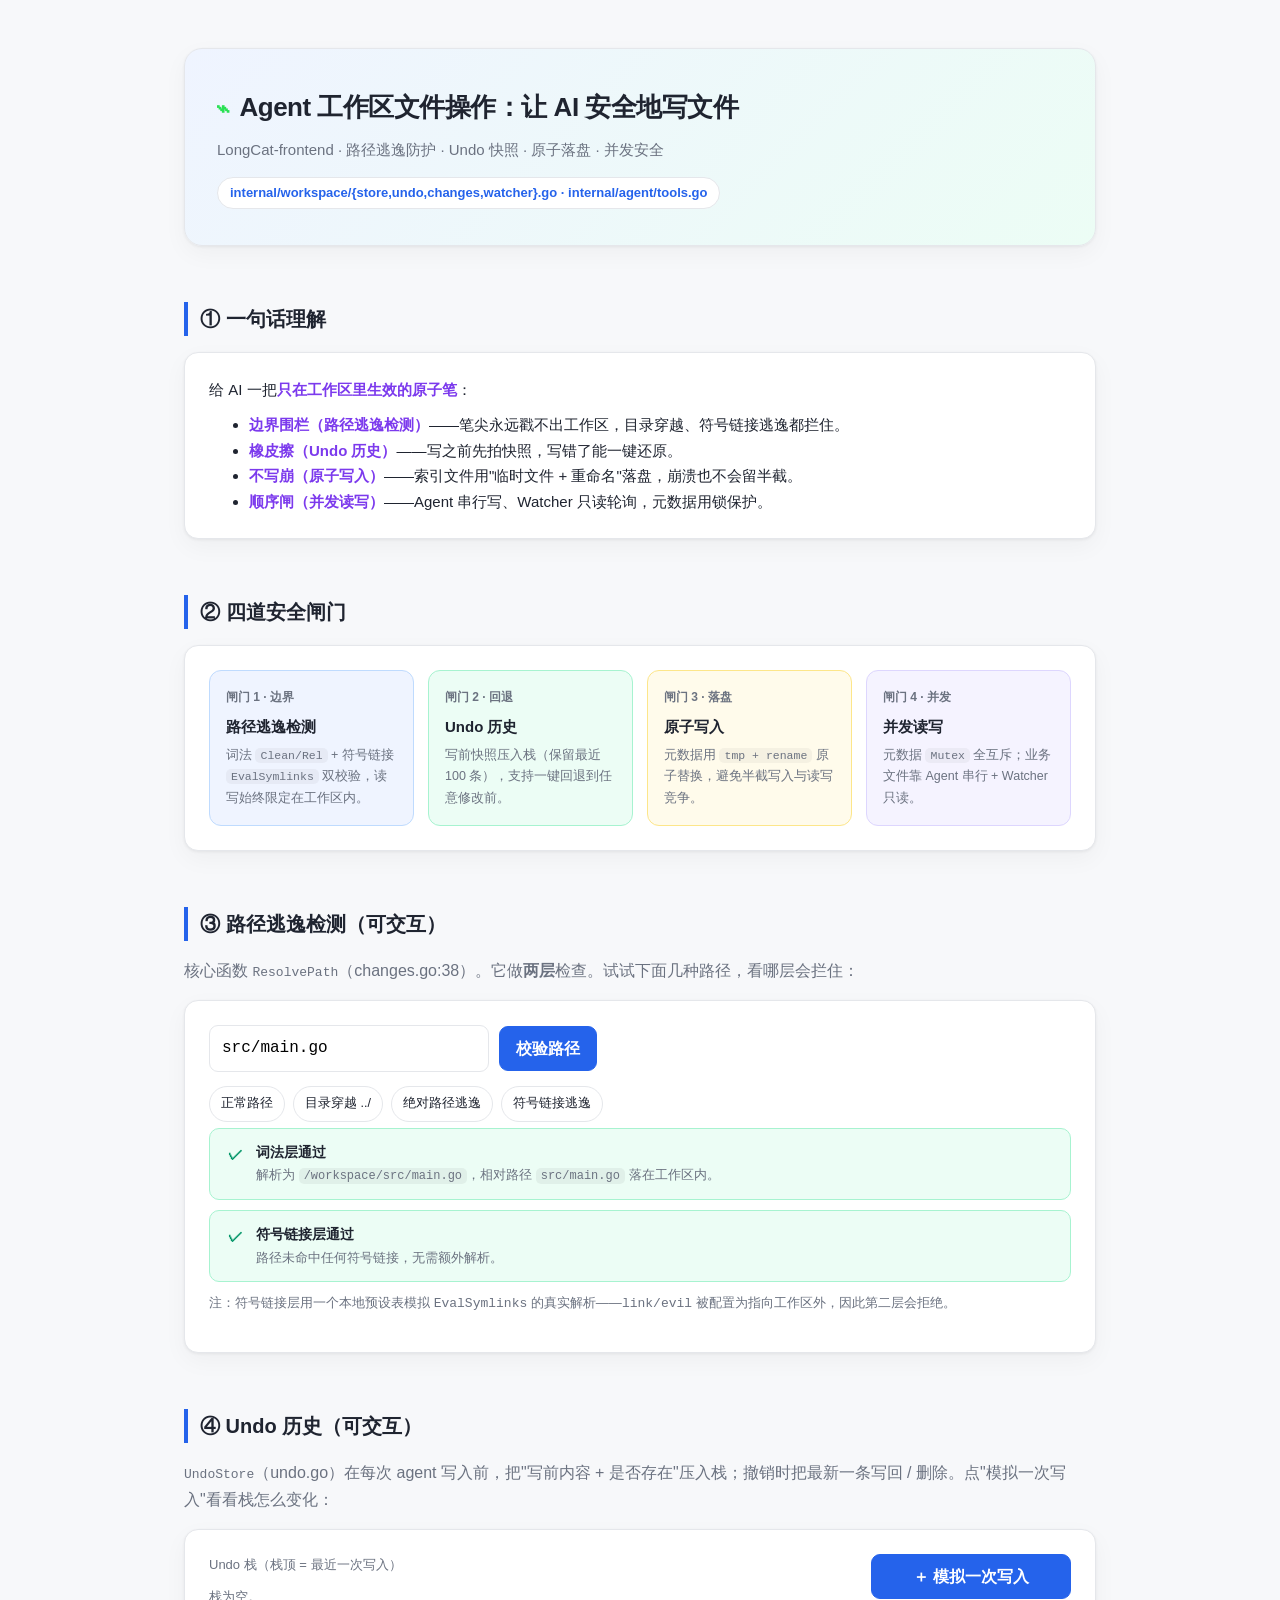
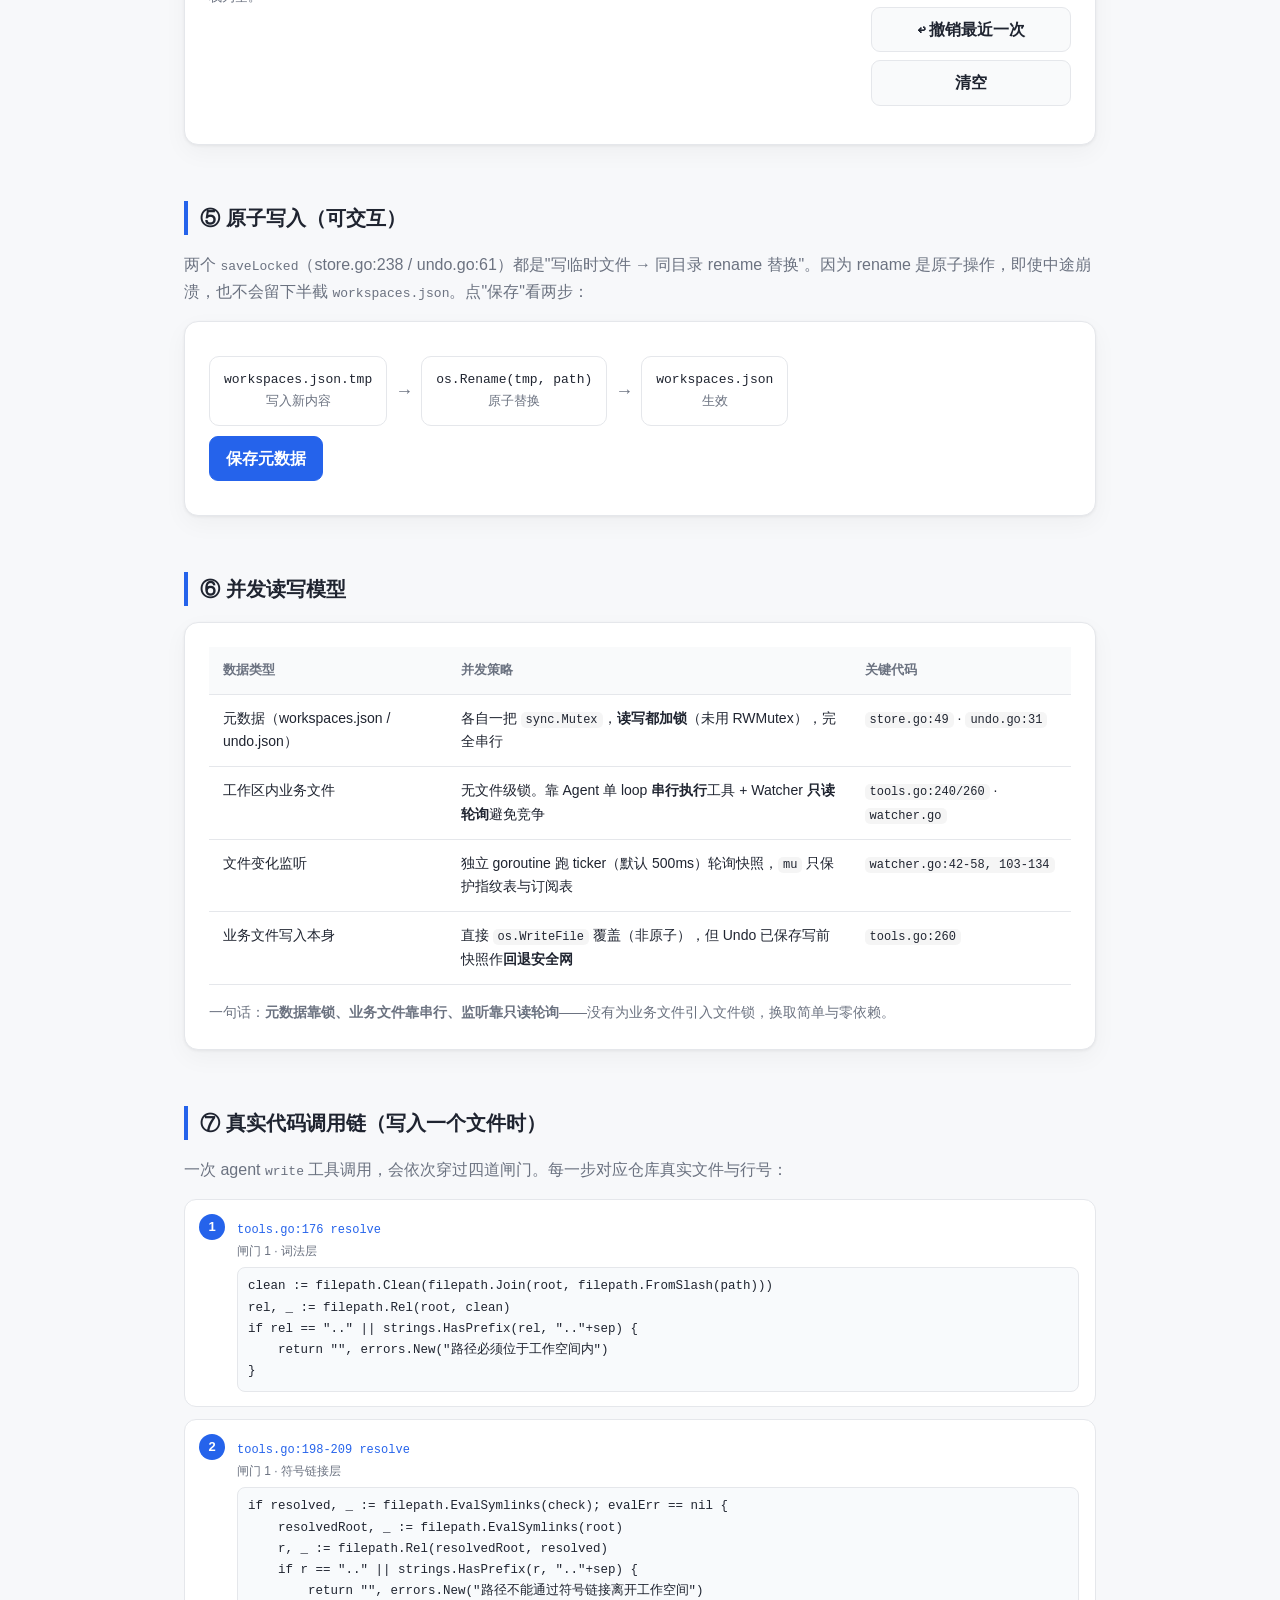
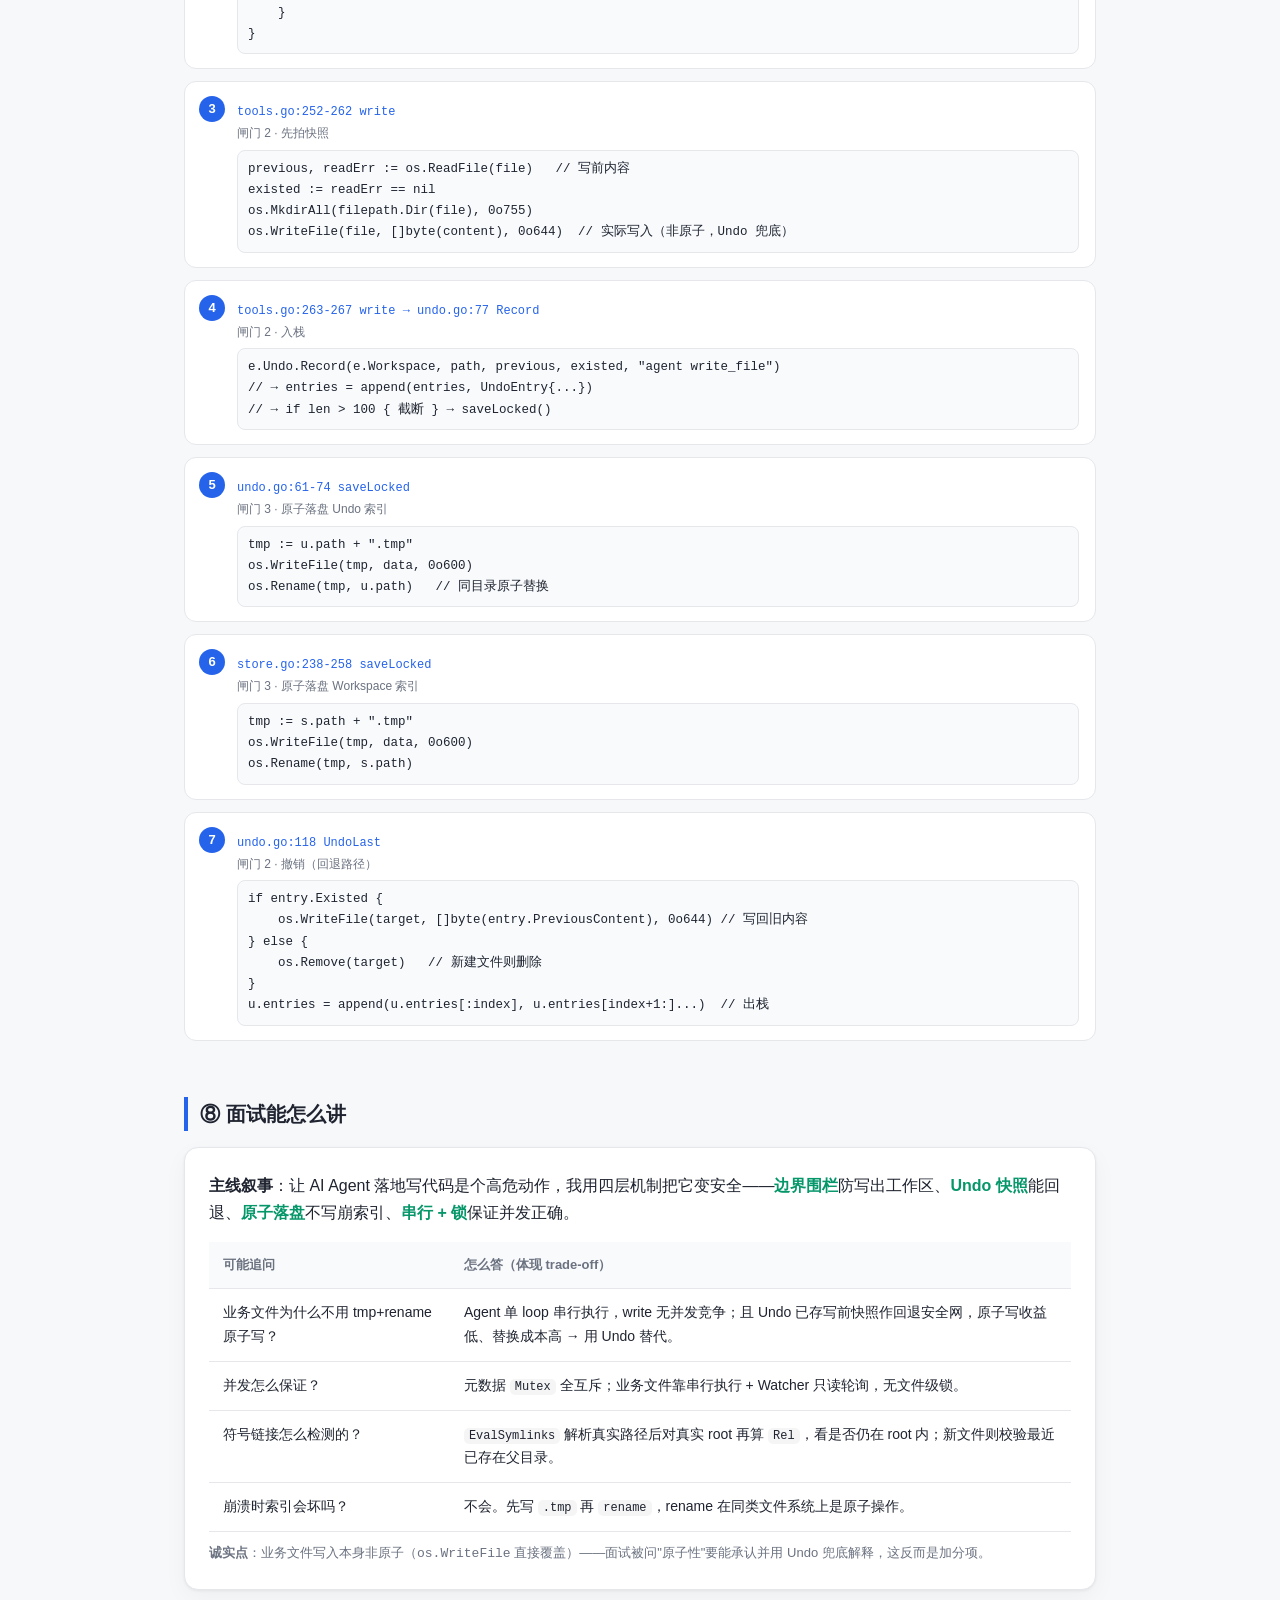
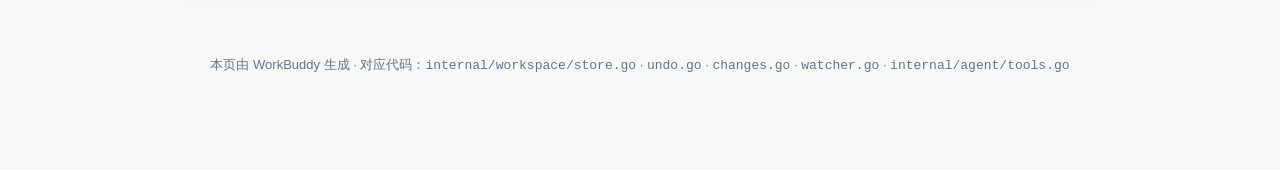
<file: file-ops-explained.html>
<!DOCTYPE html>
<html lang="zh-CN">
<head>
<meta charset="UTF-8" />
<meta name="viewport" content="width=device-width, initial-scale=1.0" />
<title>Agent 工作区文件操作：如何安全地让 AI 写文件 · LongCat-frontend</title>
<style>
  :root {
    --bg: #f7f8fa;
    --panel: #ffffff;
    --ink: #1f2430;
    --muted: #6b7280;
    --line: #e5e7eb;
    --blue: #2563eb;
    --blue-soft: #eff4ff;
    --green: #059669;
    --green-soft: #ecfdf5;
    --brand: #29E154;
    --amber: #d97706;
    --amber-soft: #fffbeb;
    --red: #dc2626;
    --red-soft: #fef2f2;
    --purple: #7c3aed;
    --purple-soft: #f5f3ff;
    --shadow: 0 1px 3px rgba(0,0,0,.06), 0 8px 24px rgba(0,0,0,.04);
    --mono: ui-monospace, SFMono-Regular, "SF Mono", Menlo, Consolas, "Liberation Mono", monospace;
  }
  * { box-sizing: border-box; }
  body {
    margin: 0;
    font-family: -apple-system, BlinkMacSystemFont, "Segoe UI", "PingFang SC", "Microsoft YaHei", sans-serif;
    background: var(--bg);
    color: var(--ink);
    line-height: 1.7;
  }
  .wrap { max-width: 960px; margin: 0 auto; padding: 48px 24px 96px; }
  header.hero {
    border-radius: 18px;
    padding: 36px 32px;
    background: linear-gradient(135deg, #eff4ff 0%, #ecfdf5 100%);
    border: 1px solid var(--line);
    box-shadow: var(--shadow);
  }
  .hero h1 { margin: 0 0 8px; font-size: 26px; letter-spacing: -0.5px; display:flex; align-items:center; gap:10px; }
  .hero h1 .logo { color: var(--brand); font-weight:800; }
  .hero p { margin: 0; color: var(--muted); font-size: 15px; }
  .hero .tag { display:inline-block; margin-top:14px; padding:4px 12px; border-radius:999px; background:#fff; border:1px solid var(--line); font-size:13px; color:var(--blue); font-weight:600; }
  h2 { font-size: 20px; margin: 56px 0 16px; padding-left: 12px; border-left: 4px solid var(--blue); }
  h3 { font-size: 16px; margin: 24px 0 10px; color: var(--ink); }
  p.lead { color: var(--muted); }
  .panel { background: var(--panel); border: 1px solid var(--line); border-radius: 14px; padding: 24px; box-shadow: var(--shadow); }
  .card-grid { display: grid; grid-template-columns: repeat(4, 1fr); gap: 14px; }
  @media (max-width: 780px){ .card-grid { grid-template-columns: 1fr 1fr; } }
  .gate { border-radius: 12px; padding: 16px; border: 1px solid var(--line); }
  .gate.g1 { background: var(--blue-soft); border-color: #bfdbfe; }
  .gate.g2 { background: var(--green-soft); border-color: #a7f3d0; }
  .gate.g3 { background: var(--amber-soft); border-color: #fde68a; }
  .gate.g4 { background: var(--purple-soft); border-color: #ddd6fe; }
  .gate .num { font-size: 12px; font-weight: 700; color: var(--muted); }
  .gate h4 { margin: 6px 0 6px; font-size: 15px; }
  .gate .role { font-size: 12.5px; color: var(--muted); }
  .gate code { font-family: var(--mono); font-size: 11.5px; background: rgba(0,0,0,.04); padding: 1px 5px; border-radius: 5px; }

  .analogy { font-size: 15px; }
  .analogy b { color: var(--purple); }

  /* interactive demo shared */
  .demo-row { display:flex; gap:10px; align-items:center; flex-wrap: wrap; margin-bottom: 14px; }
  input[type=text] { font: inherit; padding: 9px 12px; border:1px solid var(--line); border-radius:9px; min-width: 280px; font-family: var(--mono); }
  button { font: inherit; border: 1px solid var(--line); background: #fff; padding: 8px 16px; border-radius: 9px; cursor: pointer; color: var(--ink); font-weight: 600; }
  button.primary { background: var(--blue); color: #fff; border-color: var(--blue); }
  button.ghost { background: #f9fafb; }
  button:active { transform: translateY(1px); }
  .chips { display:flex; gap:8px; flex-wrap:wrap; }
  .chip { font-size:12.5px; padding:6px 11px; border-radius:999px; border:1px solid var(--line); background:#fff; cursor:pointer; }
  .chip:hover { border-color: var(--blue); color: var(--blue); }

  /* escape result */
  .checks { margin-top: 6px; }
  .check { display:flex; align-items:flex-start; gap:10px; padding:12px 14px; border-radius:10px; margin-bottom:10px; border:1px solid var(--line); }
  .check .ic { font-weight:800; font-size:15px; width:22px; text-align:center; flex:none; }
  .check.pass { background: var(--green-soft); border-color:#a7f3d0; }
  .check.pass .ic { color: var(--green); }
  .check.fail { background: var(--red-soft); border-color:#fecaca; }
  .check.fail .ic { color: var(--red); }
  .check .tt { font-weight:700; font-size:14px; }
  .check .ds { font-size:13px; color:var(--muted); }
  .check code { font-family: var(--mono); font-size:12px; background:rgba(0,0,0,.05); padding:1px 5px; border-radius:5px; }

  /* undo stack */
  .stack-wrap { display:flex; gap:24px; flex-wrap:wrap; align-items:flex-start; }
  .stack { min-width: 260px; flex:1; }
  .stack .title { font-size:13px; color:var(--muted); margin-bottom:8px; }
  .entry { background:#fff; border:1px solid var(--line); border-left:4px solid var(--blue); border-radius:8px; padding:10px 12px; margin-bottom:8px; font-size:13px; animation: pop .3s ease; }
  .entry .f { font-family:var(--mono); font-weight:700; }
  .entry .c { color:var(--muted); font-size:12px; margin-top:2px; }
  .entry.top { border-left-color: var(--amber); background: var(--amber-soft); }
  @keyframes pop { from { opacity:0; transform: translateY(-6px);} to {opacity:1; transform:none;} }
  .stackbar { display:flex; gap:8px; align-items:center; }

  /* atomic write */
  .at-seq { display:flex; align-items:center; gap:0; margin:10px 0; flex-wrap:wrap; }
  .at-node { padding:12px 14px; border-radius:10px; border:1px solid var(--line); background:#fff; font-size:13px; font-family:var(--mono); min-width:120px; text-align:center; }
  .at-node.active { border-color: var(--blue); box-shadow:0 0 0 3px var(--blue-soft); }
  .at-node.done { border-color: var(--green); background: var(--green-soft); }
  .at-arrow { padding:0 8px; color:var(--muted); font-size:18px; }

  /* code chain */
  .chain { list-style: none; padding: 0; margin: 0; counter-reset: step; }
  .chain li { position: relative; padding: 14px 16px 14px 52px; border: 1px solid var(--line); border-radius: 12px; margin-bottom: 12px; background: #fff; }
  .chain li::before { counter-increment: step; content: counter(step); position: absolute; left: 14px; top: 14px; width: 26px; height: 26px; border-radius: 50%; background: var(--blue); color:#fff; font-weight: 700; font-size: 13px; display:flex; align-items:center; justify-content:center; }
  .chain li .loc { font-family: var(--mono); font-size: 12px; color: var(--blue); }
  .chain li code.snip { display:block; margin-top:6px; font-family: var(--mono); font-size: 12.5px; background: #f8fafc; border:1px solid var(--line); border-radius:8px; padding:8px 10px; color: var(--ink); white-space: pre-wrap; }
  .chain li .who { font-size: 12px; color: var(--muted); }

  table.cmp { width: 100%; border-collapse: collapse; font-size: 14px; }
  table.cmp th, table.cmp td { text-align: left; padding: 12px 14px; border-bottom: 1px solid var(--line); vertical-align: top; }
  table.cmp th { background: #f9fafb; font-size: 13px; color: var(--muted); }
  table.cmp td code { font-family: var(--mono); font-size:12px; background:rgba(0,0,0,.04); padding:1px 5px; border-radius:5px; }

  footer { margin-top: 64px; color: var(--muted); font-size: 13px; text-align: center; }
  a { color: var(--blue); }
  .note { font-size:13px; color:var(--muted); margin-top:10px; }
  .ok { color: var(--green); font-weight:700; }
  .bad { color: var(--red); font-weight:700; }
</style>
</head>
<body>
<div class="wrap">

  <header class="hero">
    <h1><span class="logo">⌁</span> Agent 工作区文件操作：让 AI 安全地写文件</h1>
    <p>LongCat-frontend · 路径逃逸防护 · Undo 快照 · 原子落盘 · 并发安全</p>
    <span class="tag">internal/workspace/{store,undo,changes,watcher}.go · internal/agent/tools.go</span>
  </header>

  <h2>① 一句话理解</h2>
  <div class="panel analogy">
    给 AI 一把<b>只在工作区里生效的原子笔</b>：
    <ul style="margin:10px 0 0;">
      <li><b>边界围栏（路径逃逸检测）</b>——笔尖永远戳不出工作区，目录穿越、符号链接逃逸都拦住。</li>
      <li><b>橡皮擦（Undo 历史）</b>——写之前先拍快照，写错了能一键还原。</li>
      <li><b>不写崩（原子写入）</b>——索引文件用"临时文件 + 重命名"落盘，崩溃也不会留半截。</li>
      <li><b>顺序闸（并发读写）</b>——Agent 串行写、Watcher 只读轮询，元数据用锁保护。</li>
    </ul>
  </div>

  <h2>② 四道安全闸门</h2>
  <div class="panel">
    <div class="card-grid">
      <div class="gate g1">
        <div class="num">闸门 1 · 边界</div>
        <h4>路径逃逸检测</h4>
        <div class="role">词法 <code>Clean/Rel</code> + 符号链接 <code>EvalSymlinks</code> 双校验，读写始终限定在工作区内。</div>
      </div>
      <div class="gate g2">
        <div class="num">闸门 2 · 回退</div>
        <h4>Undo 历史</h4>
        <div class="role">写前快照压入栈（保留最近 100 条），支持一键回退到任意修改前。</div>
      </div>
      <div class="gate g3">
        <div class="num">闸门 3 · 落盘</div>
        <h4>原子写入</h4>
        <div class="role">元数据用 <code>tmp + rename</code> 原子替换，避免半截写入与读写竞争。</div>
      </div>
      <div class="gate g4">
        <div class="num">闸门 4 · 并发</div>
        <h4>并发读写</h4>
        <div class="role">元数据 <code>Mutex</code> 全互斥；业务文件靠 Agent 串行 + Watcher 只读。</div>
      </div>
    </div>
  </div>

  <h2>③ 路径逃逸检测（可交互）</h2>
  <p class="lead">核心函数 <code>ResolvePath</code>（changes.go:38）。它做<b>两层</b>检查。试试下面几种路径，看哪层会拦住：</p>
  <div class="panel">
    <div class="demo-row">
      <input type="text" id="pathInput" value="src/main.go" spellcheck="false" />
      <button class="primary" id="checkBtn">校验路径</button>
    </div>
    <div class="chips">
      <span class="chip" data-p="src/main.go">正常路径</span>
      <span class="chip" data-p="../secrets/key">目录穿越 ../</span>
      <span class="chip" data-p="/etc/passwd">绝对路径逃逸</span>
      <span class="chip" data-p="link/evil">符号链接逃逸</span>
    </div>
    <div class="checks" id="escapeResult"></div>
    <p class="note">注：符号链接层用一个本地预设表模拟 <code>EvalSymlinks</code> 的真实解析——<code>link/evil</code> 被配置为指向工作区外，因此第二层会拒绝。</p>
  </div>

  <h2>④ Undo 历史（可交互）</h2>
  <p class="lead"><code>UndoStore</code>（undo.go）在每次 agent 写入前，把"写前内容 + 是否存在"压入栈；撤销时把最新一条写回 / 删除。点"模拟一次写入"看看栈怎么变化：</p>
  <div class="panel">
    <div class="stack-wrap">
      <div class="stack">
        <div class="title">Undo 栈（栈顶 = 最近一次写入）</div>
        <div id="undoStack"><div class="note">栈为空。</div></div>
      </div>
      <div class="stackbar" style="flex-direction:column; align-items:stretch; min-width:200px;">
        <button class="primary" id="writeBtn">＋ 模拟一次写入</button>
        <button class="ghost" id="undoBtn">↩ 撤销最近一次</button>
        <button class="ghost" id="clearUndo" style="border-color:var(--line);">清空</button>
        <div class="note" id="undoMsg" style="margin-top:6px;"></div>
      </div>
    </div>
  </div>

  <h2>⑤ 原子写入（可交互）</h2>
  <p class="lead">两个 <code>saveLocked</code>（store.go:238 / undo.go:61）都是"写临时文件 → 同目录 rename 替换"。因为 rename 是原子操作，即使中途崩溃，也不会留下半截 <code>workspaces.json</code>。点"保存"看两步：</p>
  <div class="panel">
    <div class="at-seq">
      <div class="at-node" id="an1">workspaces.json.tmp<br><span style="color:var(--muted)">写入新内容</span></div>
      <div class="at-arrow">→</div>
      <div class="at-node" id="an2">os.Rename(tmp, path)<br><span style="color:var(--muted)">原子替换</span></div>
      <div class="at-arrow">→</div>
      <div class="at-node" id="an3">workspaces.json<br><span style="color:var(--muted)">生效</span></div>
    </div>
    <button class="primary" id="atomicBtn">保存元数据</button>
    <div class="note" id="atomicMsg"></div>
  </div>

  <h2>⑥ 并发读写模型</h2>
  <div class="panel">
    <table class="cmp">
      <thead><tr><th>数据类型</th><th>并发策略</th><th>关键代码</th></tr></thead>
      <tbody>
        <tr>
          <td>元数据（workspaces.json / undo.json）</td>
          <td>各自一把 <code>sync.Mutex</code>，<b>读写都加锁</b>（未用 RWMutex），完全串行</td>
          <td><code>store.go:49</code> · <code>undo.go:31</code></td>
        </tr>
        <tr>
          <td>工作区内业务文件</td>
          <td>无文件级锁。靠 Agent 单 loop <b>串行执行</b>工具 + Watcher <b>只读轮询</b>避免竞争</td>
          <td><code>tools.go:240/260</code> · <code>watcher.go</code></td>
        </tr>
        <tr>
          <td>文件变化监听</td>
          <td>独立 goroutine 跑 ticker（默认 500ms）轮询快照，<code>mu</code> 只保护指纹表与订阅表</td>
          <td><code>watcher.go:42-58, 103-134</code></td>
        </tr>
        <tr>
          <td>业务文件写入本身</td>
          <td>直接 <code>os.WriteFile</code> 覆盖（非原子），但 Undo 已保存写前快照作<b>回退安全网</b></td>
          <td><code>tools.go:260</code></td>
        </tr>
      </tbody>
    </table>
    <p style="margin:16px 0 0; font-size:14px; color:var(--muted);">
      一句话：<b>元数据靠锁、业务文件靠串行、监听靠只读轮询</b>——没有为业务文件引入文件锁，换取简单与零依赖。
    </p>
  </div>

  <h2>⑦ 真实代码调用链（写入一个文件时）</h2>
  <p class="lead">一次 agent <code>write</code> 工具调用，会依次穿过四道闸门。每一步对应仓库真实文件与行号：</p>
  <ol class="chain">
    <li>
      <span class="loc">tools.go:176 resolve</span>
      <div class="who">闸门 1 · 词法层</div>
      <code class="snip">clean := filepath.Clean(filepath.Join(root, filepath.FromSlash(path)))
rel, _ := filepath.Rel(root, clean)
if rel == ".." || strings.HasPrefix(rel, ".."+sep) {
    return "", errors.New("路径必须位于工作空间内")
}</code>
    </li>
    <li>
      <span class="loc">tools.go:198-209 resolve</span>
      <div class="who">闸门 1 · 符号链接层</div>
      <code class="snip">if resolved, _ := filepath.EvalSymlinks(check); evalErr == nil {
    resolvedRoot, _ := filepath.EvalSymlinks(root)
    r, _ := filepath.Rel(resolvedRoot, resolved)
    if r == ".." || strings.HasPrefix(r, ".."+sep) {
        return "", errors.New("路径不能通过符号链接离开工作空间")
    }
}</code>
    </li>
    <li>
      <span class="loc">tools.go:252-262 write</span>
      <div class="who">闸门 2 · 先拍快照</div>
      <code class="snip">previous, readErr := os.ReadFile(file)   // 写前内容
existed := readErr == nil
os.MkdirAll(filepath.Dir(file), 0o755)
os.WriteFile(file, []byte(content), 0o644)  // 实际写入（非原子，Undo 兜底）</code>
    </li>
    <li>
      <span class="loc">tools.go:263-267 write → undo.go:77 Record</span>
      <div class="who">闸门 2 · 入栈</div>
      <code class="snip">e.Undo.Record(e.Workspace, path, previous, existed, "agent write_file")
// → entries = append(entries, UndoEntry{...})
// → if len > 100 { 截断 } → saveLocked()</code>
    </li>
    <li>
      <span class="loc">undo.go:61-74 saveLocked</span>
      <div class="who">闸门 3 · 原子落盘 Undo 索引</div>
      <code class="snip">tmp := u.path + ".tmp"
os.WriteFile(tmp, data, 0o600)
os.Rename(tmp, u.path)   // 同目录原子替换</code>
    </li>
    <li>
      <span class="loc">store.go:238-258 saveLocked</span>
      <div class="who">闸门 3 · 原子落盘 Workspace 索引</div>
      <code class="snip">tmp := s.path + ".tmp"
os.WriteFile(tmp, data, 0o600)
os.Rename(tmp, s.path)</code>
    </li>
    <li>
      <span class="loc">undo.go:118 UndoLast</span>
      <div class="who">闸门 2 · 撤销（回退路径）</div>
      <code class="snip">if entry.Existed {
    os.WriteFile(target, []byte(entry.PreviousContent), 0o644) // 写回旧内容
} else {
    os.Remove(target)   // 新建文件则删除
}
u.entries = append(u.entries[:index], u.entries[index+1:]...)  // 出栈</code>
    </li>
  </ol>

  <h2>⑧ 面试能怎么讲</h2>
  <div class="panel">
    <p style="margin-top:0;"><b>主线叙事</b>：让 AI Agent 落地写代码是个高危动作，我用四层机制把它变安全——<span class="ok">边界围栏</span>防写出工作区、<span class="ok">Undo 快照</span>能回退、<span class="ok">原子落盘</span>不写崩索引、<span class="ok">串行 + 锁</span>保证并发正确。</p>
    <table class="cmp">
      <thead><tr><th>可能追问</th><th>怎么答（体现 trade-off）</th></tr></thead>
      <tbody>
        <tr><td>业务文件为什么不用 tmp+rename 原子写？</td><td>Agent 单 loop 串行执行，write 无并发竞争；且 Undo 已存写前快照作回退安全网，原子写收益低、替换成本高 → 用 Undo 替代。</td></tr>
        <tr><td>并发怎么保证？</td><td>元数据 <code>Mutex</code> 全互斥；业务文件靠串行执行 + Watcher 只读轮询，无文件级锁。</td></tr>
        <tr><td>符号链接怎么检测的？</td><td><code>EvalSymlinks</code> 解析真实路径后对真实 root 再算 <code>Rel</code>，看是否仍在 root 内；新文件则校验最近已存在父目录。</td></tr>
        <tr><td>崩溃时索引会坏吗？</td><td>不会。先写 <code>.tmp</code> 再 <code>rename</code>，rename 在同类文件系统上是原子操作。</td></tr>
      </tbody>
    </table>
    <p class="note" style="margin-bottom:0;"><b>诚实点</b>：业务文件写入本身非原子（<code>os.WriteFile</code> 直接覆盖）——面试被问"原子性"要能承认并用 Undo 兜底解释，这反而是加分项。</p>
  </div>

  <footer>
    本页由 WorkBuddy 生成 · 对应代码：<code>internal/workspace/store.go</code> · <code>undo.go</code> · <code>changes.go</code> · <code>watcher.go</code> · <code>internal/agent/tools.go</code>
  </footer>

</div>

<script>
/* ---------- ③ 路径逃逸检测交互 ---------- */
const root = "/workspace";
// 模拟 EvalSymlinks 的本地符号链接表：link/evil 指向工作区外
const symlinkTable = { "/workspace/link/evil": "/outside/secret" };

function normalize(p) {
  const isAbs = p.startsWith('/');
  const parts = p.split('/');
  const stack = [];
  for (const part of parts) {
    if (part === '' || part === '.') continue;
    if (part === '..') {
      if (stack.length && stack[stack.length - 1] !== '..') stack.pop();
      else if (!isAbs) stack.push('..');
      continue;
    }
    stack.push(part);
  }
  return (isAbs ? '/' : '') + stack.join('/');
}
function lexicalCheck(input) {
  // 复刻 Go filepath.Join 语义：第二个参数为绝对路径时直接返回它
  const target = input.startsWith('/') ? normalize(input) : normalize(root + '/' + input);
  // 计算 rel(root, target)
  const rParts = root.split('/').filter(Boolean);
  const tParts = target.split('/').filter(Boolean);
  let i = 0;
  while (i < rParts.length && i < tParts.length && rParts[i] === tParts[i]) i++;
  let rel;
  if (i === tParts.length && i === rParts.length) rel = '.';
  else if (i === rParts.length) rel = tParts.slice(i).join('/');
  else rel = '../'.repeat(rParts.length - i) + tParts.slice(i).join('/');
  const escaped = (rel === '..' || rel.startsWith('..' + '/'));
  return { target, rel, escaped };
}
function symlinkCheck(target) {
  // 检查 target 或其父目录是否命中逃逸符号链接
  let cur = target;
  for (let guard = 0; guard < 20; guard++) {
    if (symlinkTable[cur]) {
      const dest = symlinkTable[cur];
      const dParts = dest.split('/').filter(Boolean);
      const rParts = root.split('/').filter(Boolean);
      let i = 0;
      while (i < rParts.length && i < dParts.length && rParts[i] === dParts[i]) i++;
      const escaped = !(i === rParts.length); // 没完全以 root 开头即逃逸
      return { hit: true, dest, escaped, realTarget: dest };
    }
    const parent = cur.replace(/\/[^/]+$/, '') || '/';
    if (parent === cur) break;
    cur = parent;
  }
  return { hit: false, escaped: false, realTarget: target };
}

const pathInput = document.getElementById('pathInput');
const checkBtn = document.getElementById('checkBtn');
const escapeResult = document.getElementById('escapeResult');
function runCheck() {
  const input = pathInput.value.trim();
  const lex = lexicalCheck(input);
  const sym = symlinkCheck(lex.target);
  let html = '';
  // 词法层
  if (lex.escaped) {
    html += `<div class="check fail"><div class="ic">✕</div><div><div class="tt">词法层拒绝</div><div class="ds">拼接后解析为 <code>${lex.target}</code>，相对工作区为 <code>${lex.rel}</code>，以 <code>..</code> 开头，判定为目录穿越。</div></div></div>`;
  } else {
    html += `<div class="check pass"><div class="ic">✓</div><div><div class="tt">词法层通过</div><div class="ds">解析为 <code>${lex.target}</code>，相对路径 <code>${lex.rel}</code> 落在工作区内。</div></div></div>`;
  }
  // 符号链接层
  if (sym.hit) {
    if (sym.escaped) {
      html += `<div class="check fail"><div class="ic">✕</div><div><div class="tt">符号链接层拒绝</div><div class="ds"><code>${lex.target}</code> 命中符号链接 → 真实指向 <code>${sym.dest}</code>，已离开工作区。</div></div></div>`;
    } else {
      html += `<div class="check pass"><div class="ic">✓</div><div><div class="tt">符号链接层通过</div><div class="ds">解析真实路径 <code>${sym.dest}</code> 仍在工作区内。</div></div></div>`;
    }
  } else {
    html += `<div class="check pass"><div class="ic">✓</div><div><div class="tt">符号链接层通过</div><div class="ds">路径未命中任何符号链接，无需额外解析。</div></div></div>`;
  }
  escapeResult.innerHTML = html;
}
checkBtn.addEventListener('click', runCheck);
document.querySelectorAll('.chip').forEach(c => c.addEventListener('click', () => {
  pathInput.value = c.dataset.p; runCheck();
}));
runCheck();

/* ---------- ④ Undo 栈交互 ---------- */
const undoStack = document.getElementById('undoStack');
const undoMsg = document.getElementById('undoMsg');
const files = ['src/main.go', 'README.md', 'internal/agent/tools.go', 'config.yaml'];
const sampleContent = ['package main', '# Title', 'func write() {}', 'debug: true'];
let undoEntries = [];
let seq = 0;
function renderUndo() {
  if (undoEntries.length === 0) { undoStack.innerHTML = '<div class="note">栈为空。</div>'; return; }
  undoStack.innerHTML = undoEntries.slice().reverse().map((e, idx, arr) => {
    const isTop = idx === 0;
    return `<div class="entry ${isTop ? 'top' : ''}">
      <div class="f">${e.file}</div>
      <div class="c">写前内容：${e.prev || '（文件原本不存在）'} · ${isTop ? '← 栈顶，下次撤销它' : ''}</div>
    </div>`;
  }).join('');
}
document.getElementById('writeBtn').addEventListener('click', () => {
  const f = files[seq % files.length];
  const prev = sampleContent[(seq + 1) % sampleContent.length];
  undoEntries.push({ file: f, prev });
  if (undoEntries.length > 100) undoEntries.shift();
  seq++;
  undoMsg.innerHTML = `<span class="ok">已写入 ${f}</span>，写前快照入栈（栈深 ${undoEntries.length}）。`;
  renderUndo();
});
document.getElementById('undoBtn').addEventListener('click', () => {
  if (undoEntries.length === 0) { undoMsg.innerHTML = '<span class="bad">没有可撤销的修改</span>'; return; }
  const e = undoEntries.pop();
  undoMsg.innerHTML = `已撤销 <b>${e.file}</b>：${e.prev ? '把旧内容写回' : '删除新建文件'}，并从栈顶移除。`;
  renderUndo();
});
document.getElementById('clearUndo').addEventListener('click', () => {
  undoEntries = []; undoMsg.textContent = '已清空。'; renderUndo();
});
renderUndo();

/* ---------- ⑤ 原子写入交互 ---------- */
const an1 = document.getElementById('an1');
const an2 = document.getElementById('an2');
const an3 = document.getElementById('an3');
const atomicMsg = document.getElementById('atomicMsg');
let atomicRunning = false;
document.getElementById('atomicBtn').addEventListener('click', () => {
  if (atomicRunning) return;
  atomicRunning = true;
  [an1, an2, an3].forEach(n => n.classList.remove('active', 'done'));
  atomicMsg.textContent = '步骤 1 / 3：先把新内容写到临时文件 workspaces.json.tmp …';
  an1.classList.add('active');
  setTimeout(() => {
    an1.classList.remove('active'); an1.classList.add('done');
    an2.classList.add('active');
    atomicMsg.textContent = '步骤 2 / 3：os.Rename(tmp, path) 原子替换（同目录内瞬时完成）…';
    setTimeout(() => {
      an2.classList.remove('active'); an2.classList.add('done');
      an3.classList.add('active');
      atomicMsg.innerHTML = '步骤 3 / 3：<span class="ok">替换完成</span>。中途崩溃也只可能留下 .tmp，原文件始终完整。';
      setTimeout(() => { an3.classList.remove('active'); an3.classList.add('done'); atomicRunning = false; }, 600);
    }, 700);
  }, 700);
});
</script>
</body>
</html>
</file>
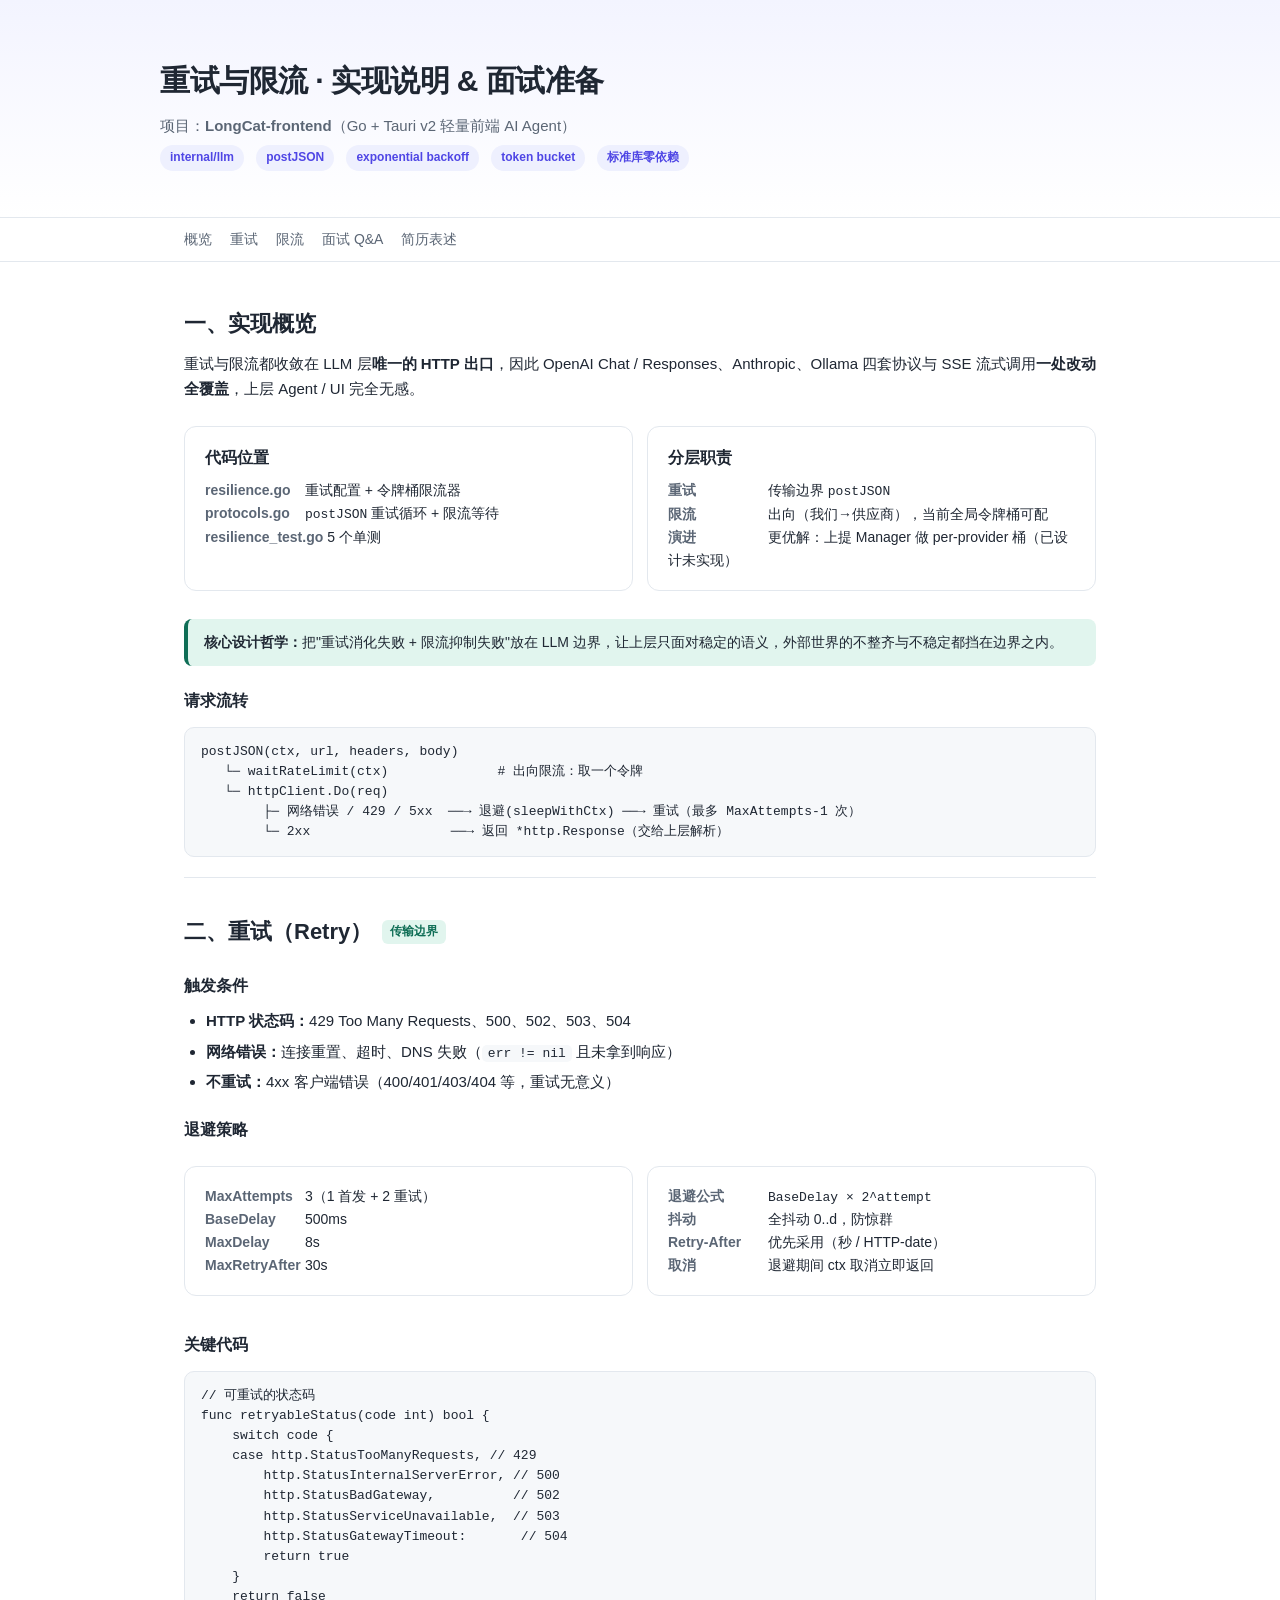
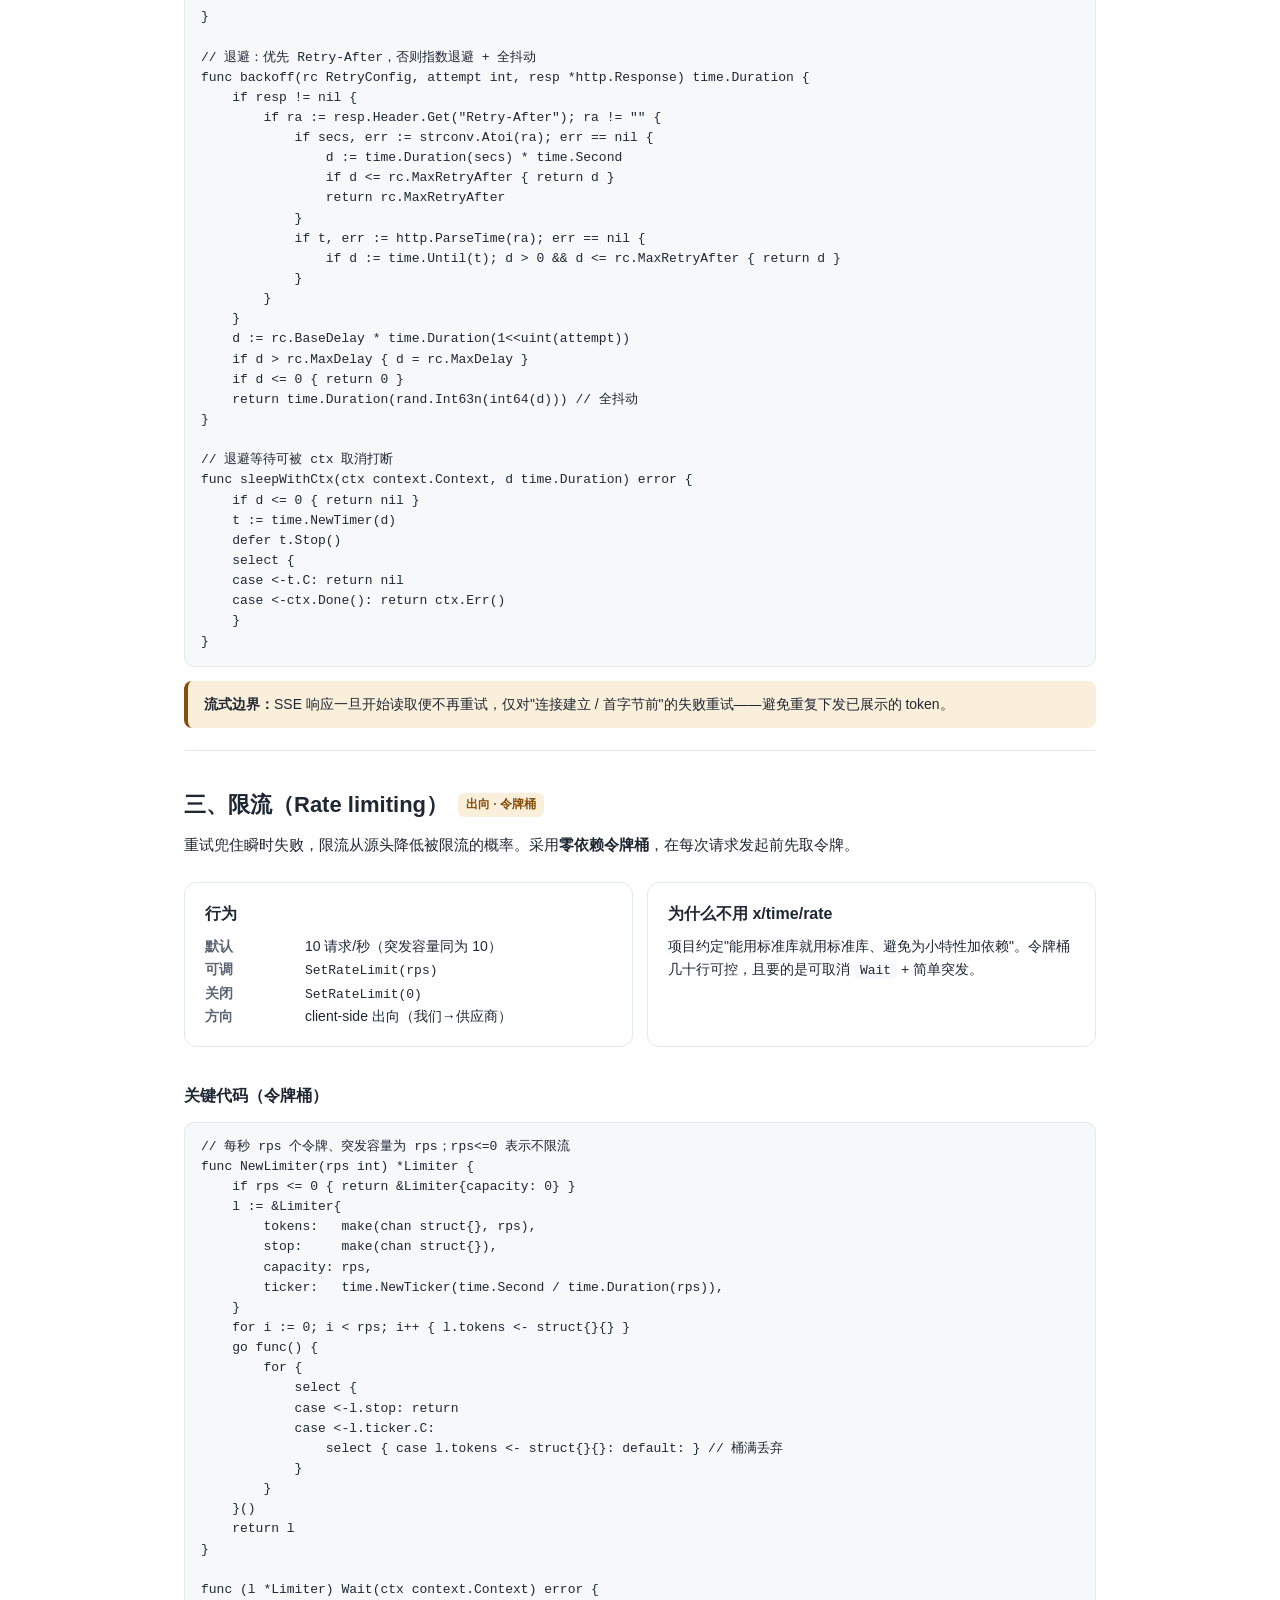
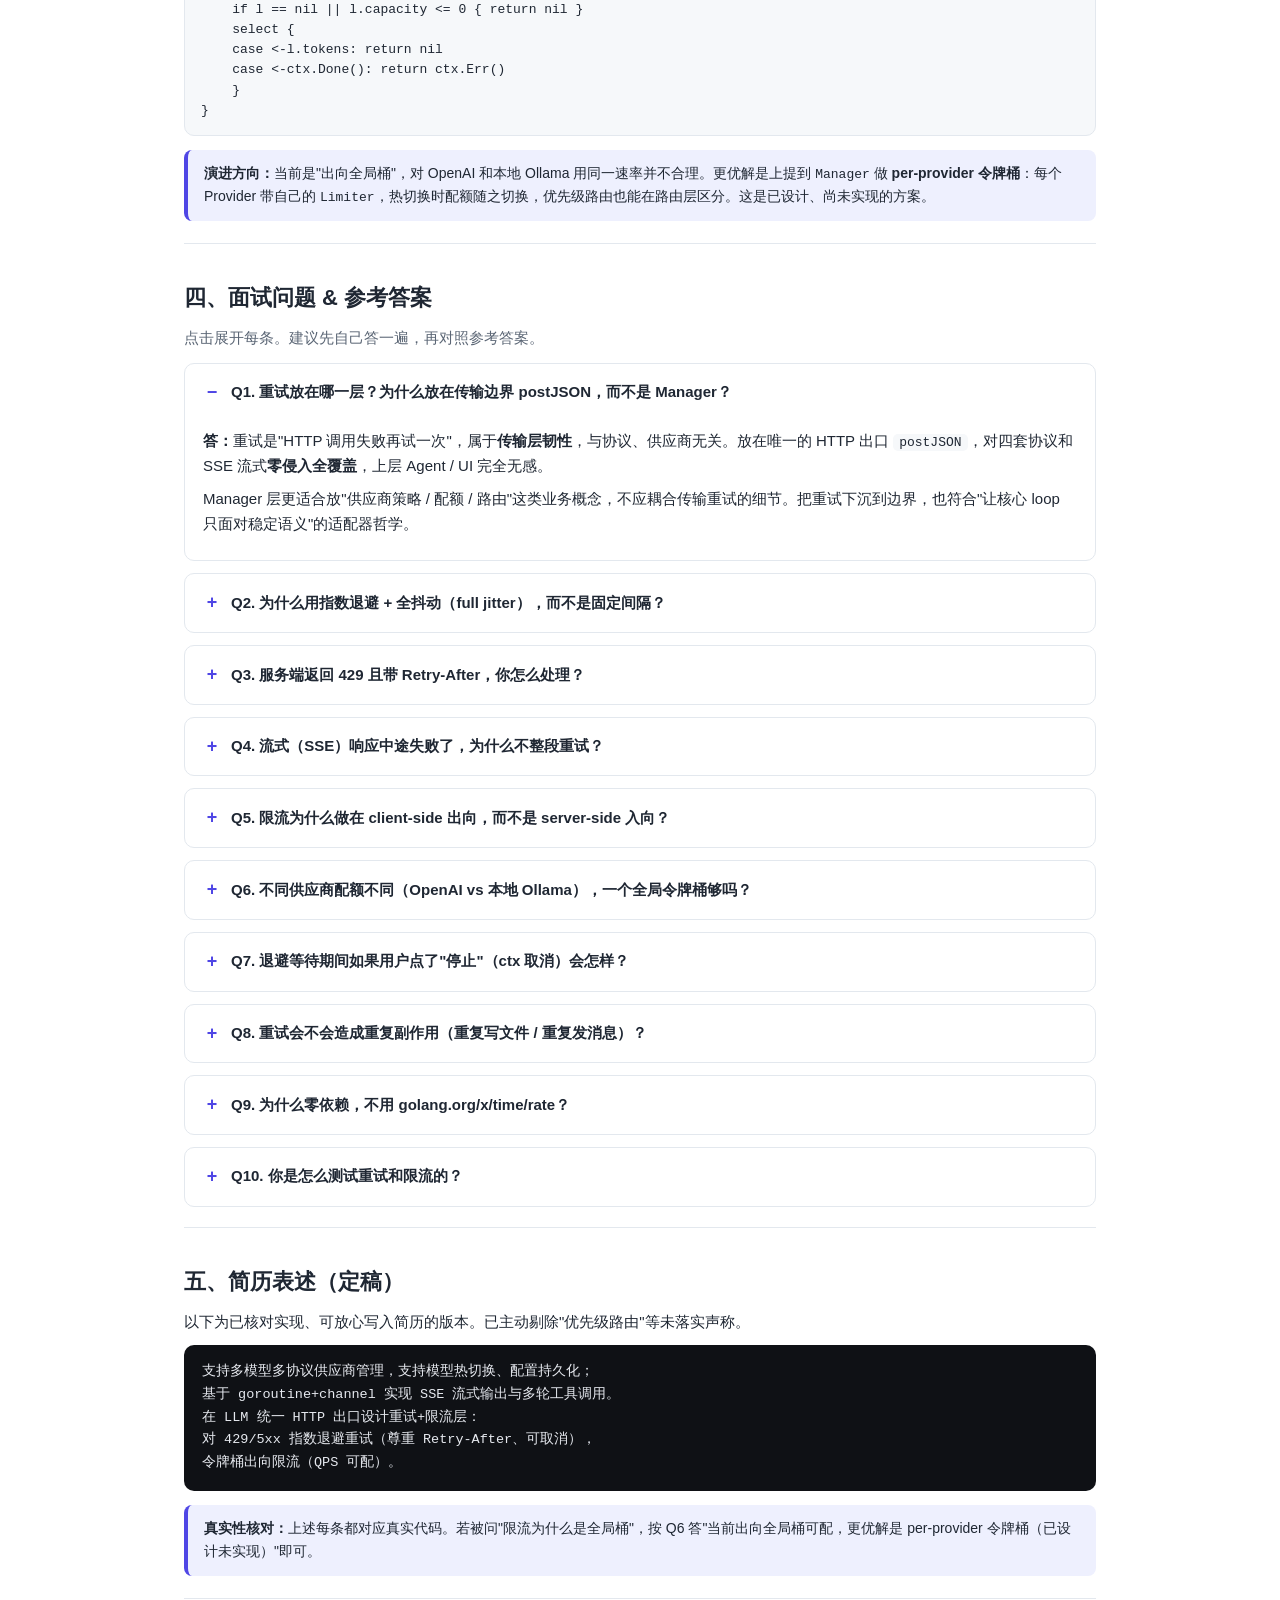
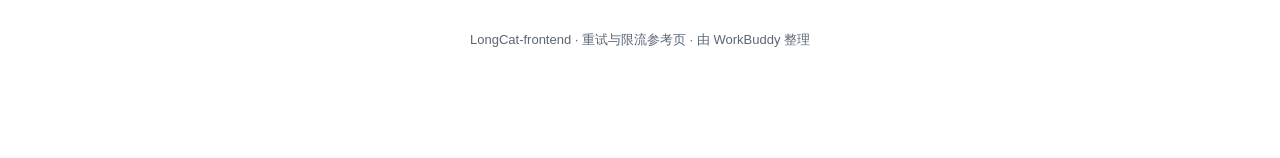
<file: retry-ratelimit-interview.html>
<!DOCTYPE html>
<html lang="zh-CN">
<head>
<meta charset="UTF-8" />
<meta name="viewport" content="width=device-width, initial-scale=1.0" />
<title>LongCat-frontend · 重试与限流 · 实现说明 &amp; 面试准备</title>
<style>
  :root {
    --bg: #ffffff;
    --bg-soft: #f6f8fa;
    --bg-card: #ffffff;
    --border: #e3e8ee;
    --text: #1f2733;
    --text-soft: #5b6675;
    --accent: #4f46e5;
    --accent-soft: #eef0fe;
    --teal: #0f6e56;
    --teal-soft: #e1f5ee;
    --amber: #854f0b;
    --amber-soft: #faefda;
    --code-bg: #f6f8fa;
    --radius: 12px;
  }
  * { box-sizing: border-box; }
  html { scroll-behavior: smooth; }
  body {
    margin: 0;
    font-family: -apple-system, BlinkMacSystemFont, "Segoe UI", "PingFang SC",
      "Hiragino Sans GB", "Microsoft YaHei", sans-serif;
    color: var(--text);
    background: var(--bg);
    line-height: 1.65;
    font-size: 15px;
  }
  a { color: var(--accent); text-decoration: none; }
  a:hover { text-decoration: underline; }

  /* Hero */
  .hero {
    padding: 56px 24px 40px;
    background: linear-gradient(180deg, #f3f4ff 0%, #ffffff 100%);
    border-bottom: 1px solid var(--border);
  }
  .hero-inner { max-width: 960px; margin: 0 auto; }
  .hero h1 { font-size: 30px; margin: 0 0 8px; letter-spacing: -0.5px; }
  .hero p { margin: 6px 0; color: var(--text-soft); font-size: 15px; }
  .pill {
    display: inline-block; padding: 3px 10px; border-radius: 999px;
    font-size: 12px; font-weight: 600; margin-right: 8px;
    background: var(--accent-soft); color: var(--accent);
  }

  /* Nav */
  nav {
    position: sticky; top: 0; z-index: 20;
    background: rgba(255,255,255,0.92); backdrop-filter: blur(8px);
    border-bottom: 1px solid var(--border);
  }
  nav .nav-inner {
    max-width: 960px; margin: 0 auto; padding: 10px 24px;
    display: flex; gap: 18px; flex-wrap: wrap; font-size: 14px;
  }
  nav a { color: var(--text-soft); font-weight: 500; }

  .wrap { max-width: 960px; margin: 0 auto; padding: 8px 24px 80px; }

  section { padding: 36px 0 8px; border-bottom: 1px solid var(--border); }
  section:last-child { border-bottom: none; }
  h2 { font-size: 22px; margin: 0 0 6px; display: flex; align-items: center; gap: 10px; }
  h2 .tag { font-size: 12px; font-weight: 600; padding: 2px 8px; border-radius: 6px; }
  .tag-teal { background: var(--teal-soft); color: var(--teal); }
  .tag-amber { background: var(--amber-soft); color: var(--amber); }
  h3 { font-size: 16px; margin: 22px 0 8px; }
  p { margin: 10px 0; }
  ul { margin: 10px 0; padding-left: 22px; }
  li { margin: 6px 0; }

  .card {
    background: var(--bg-card); border: 1px solid var(--border);
    border-radius: var(--radius); padding: 18px 20px; margin: 14px 0;
  }
  .grid2 { display: grid; grid-template-columns: 1fr 1fr; gap: 14px; }
  @media (max-width: 720px) { .grid2 { grid-template-columns: 1fr; } }

  .kv { font-size: 14px; }
  .kv b { display: inline-block; min-width: 96px; color: var(--text-soft); }

  pre {
    background: var(--code-bg); border: 1px solid var(--border);
    border-radius: 10px; padding: 14px 16px; overflow: auto;
    font-family: "SFMono-Regular", Consolas, "Liberation Mono", monospace;
    font-size: 13px; line-height: 1.55; margin: 12px 0;
  }
  code { font-family: "SFMono-Regular", Consolas, monospace; font-size: 13px; }
  p code, li code { background: var(--bg-soft); padding: 1px 6px; border-radius: 5px; }

  .callout {
    border-left: 4px solid var(--accent); background: var(--accent-soft);
    padding: 12px 16px; border-radius: 8px; margin: 14px 0; font-size: 14px;
  }
  .callout.warn { border-color: var(--amber); background: var(--amber-soft); }
  .callout.ok { border-color: var(--teal); background: var(--teal-soft); }

  details {
    border: 1px solid var(--border); border-radius: 10px;
    margin: 12px 0; background: var(--bg-card); overflow: hidden;
  }
  details summary {
    cursor: pointer; padding: 14px 18px; font-weight: 600; font-size: 15px;
    list-style: none; display: flex; align-items: center; gap: 10px;
  }
  details summary::-webkit-details-marker { display: none; }
  details summary::before {
    content: "+"; color: var(--accent); font-weight: 700; font-size: 18px;
    width: 18px; text-align: center;
  }
  details[open] summary::before { content: "−"; }
  details .body { padding: 0 18px 16px; color: var(--text); }
  details .body p { margin: 8px 0; }

  .resume-box {
    background: #0f1115; color: #e6e9ef; border-radius: 10px;
    padding: 16px 18px; font-family: "SFMono-Regular", Consolas, monospace;
    font-size: 13.5px; line-height: 1.7; white-space: pre-wrap;
  }
  .footer { color: var(--text-soft); font-size: 13px; text-align: center; padding: 30px 0; }
</style>
</head>
<body>

<div class="hero">
  <div class="hero-inner">
    <h1>重试与限流 · 实现说明 &amp; 面试准备</h1>
    <p>项目：<b>LongCat-frontend</b>（Go + Tauri v2 轻量前端 AI Agent）</p>
    <p>
      <span class="pill">internal/llm</span>
      <span class="pill">postJSON</span>
      <span class="pill">exponential backoff</span>
      <span class="pill">token bucket</span>
      <span class="pill">标准库零依赖</span>
    </p>
  </div>
</div>

<nav>
  <div class="nav-inner">
    <a href="#overview">概览</a>
    <a href="#retry">重试</a>
    <a href="#ratelimit">限流</a>
    <a href="#interview">面试 Q&amp;A</a>
    <a href="#resume">简历表述</a>
  </div>
</nav>

<div class="wrap">

  <!-- ============ 概览 ============ -->
  <section id="overview">
    <h2>一、实现概览</h2>
    <p>重试与限流都收敛在 LLM 层<strong>唯一的 HTTP 出口</strong>，因此 OpenAI Chat / Responses、Anthropic、Ollama 四套协议与 SSE 流式调用<strong>一处改动全覆盖</strong>，上层 Agent / UI 完全无感。</p>

    <div class="grid2">
      <div class="card">
        <h3 style="margin-top:0">代码位置</h3>
        <div class="kv">
          <div><b>resilience.go</b> 重试配置 + 令牌桶限流器</div>
          <div><b>protocols.go</b> <code>postJSON</code> 重试循环 + 限流等待</div>
          <div><b>resilience_test.go</b> 5 个单测</div>
        </div>
      </div>
      <div class="card">
        <h3 style="margin-top:0">分层职责</h3>
        <div class="kv">
          <div><b>重试</b> 传输边界 <code>postJSON</code></div>
          <div><b>限流</b> 出向（我们→供应商），当前全局令牌桶可配</div>
          <div><b>演进</b> 更优解：上提 Manager 做 per-provider 桶（已设计未实现）</div>
        </div>
      </div>
    </div>

    <div class="callout ok">
      <b>核心设计哲学：</b>把"重试消化失败 + 限流抑制失败"放在 LLM 边界，让上层只面对稳定的语义，外部世界的不整齐与不稳定都挡在边界之内。
    </div>

    <h3>请求流转</h3>
    <pre>postJSON(ctx, url, headers, body)
   └─ waitRateLimit(ctx)              # 出向限流：取一个令牌
   └─ httpClient.Do(req)
        ├─ 网络错误 / 429 / 5xx  ──→ 退避(sleepWithCtx) ──→ 重试（最多 MaxAttempts-1 次）
        └─ 2xx                  ──→ 返回 *http.Response（交给上层解析）</pre>
  </section>

  <!-- ============ 重试 ============ -->
  <section id="retry">
    <h2>二、重试（Retry）<span class="tag tag-teal">传输边界</span></h2>

    <h3>触发条件</h3>
    <ul>
      <li><b>HTTP 状态码：</b>429 Too Many Requests、500、502、503、504</li>
      <li><b>网络错误：</b>连接重置、超时、DNS 失败（<code>err != nil</code> 且未拿到响应）</li>
      <li><b>不重试：</b>4xx 客户端错误（400/401/403/404 等，重试无意义）</li>
    </ul>

    <h3>退避策略</h3>
    <div class="grid2">
      <div class="card">
        <div class="kv">
          <div><b>MaxAttempts</b> 3（1 首发 + 2 重试）</div>
          <div><b>BaseDelay</b> 500ms</div>
          <div><b>MaxDelay</b> 8s</div>
          <div><b>MaxRetryAfter</b> 30s</div>
        </div>
      </div>
      <div class="card">
        <div class="kv">
          <div><b>退避公式</b> <code>BaseDelay × 2^attempt</code></div>
          <div><b>抖动</b> 全抖动 0..d，防惊群</div>
          <div><b>Retry-After</b> 优先采用（秒 / HTTP-date）</div>
          <div><b>取消</b> 退避期间 ctx 取消立即返回</div>
        </div>
      </div>
    </div>

    <h3>关键代码</h3>
    <pre>// 可重试的状态码
func retryableStatus(code int) bool {
    switch code {
    case http.StatusTooManyRequests, // 429
        http.StatusInternalServerError, // 500
        http.StatusBadGateway,          // 502
        http.StatusServiceUnavailable,  // 503
        http.StatusGatewayTimeout:       // 504
        return true
    }
    return false
}

// 退避：优先 Retry-After，否则指数退避 + 全抖动
func backoff(rc RetryConfig, attempt int, resp *http.Response) time.Duration {
    if resp != nil {
        if ra := resp.Header.Get("Retry-After"); ra != "" {
            if secs, err := strconv.Atoi(ra); err == nil {
                d := time.Duration(secs) * time.Second
                if d &lt;= rc.MaxRetryAfter { return d }
                return rc.MaxRetryAfter
            }
            if t, err := http.ParseTime(ra); err == nil {
                if d := time.Until(t); d &gt; 0 &amp;&amp; d &lt;= rc.MaxRetryAfter { return d }
            }
        }
    }
    d := rc.BaseDelay * time.Duration(1&lt;&lt;uint(attempt))
    if d &gt; rc.MaxDelay { d = rc.MaxDelay }
    if d &lt;= 0 { return 0 }
    return time.Duration(rand.Int63n(int64(d))) // 全抖动
}

// 退避等待可被 ctx 取消打断
func sleepWithCtx(ctx context.Context, d time.Duration) error {
    if d &lt;= 0 { return nil }
    t := time.NewTimer(d)
    defer t.Stop()
    select {
    case &lt;-t.C: return nil
    case &lt;-ctx.Done(): return ctx.Err()
    }
}</pre>

    <div class="callout warn">
      <b>流式边界：</b>SSE 响应一旦开始读取便不再重试，仅对"连接建立 / 首字节前"的失败重试——避免重复下发已展示的 token。
    </div>
  </section>

  <!-- ============ 限流 ============ -->
  <section id="ratelimit">
    <h2>三、限流（Rate limiting）<span class="tag tag-amber">出向 · 令牌桶</span></h2>
    <p>重试兜住瞬时失败，限流从源头降低被限流的概率。采用<strong>零依赖令牌桶</strong>，在每次请求发起前先取令牌。</p>

    <div class="grid2">
      <div class="card">
        <h3 style="margin-top:0">行为</h3>
        <div class="kv">
          <div><b>默认</b> 10 请求/秒（突发容量同为 10）</div>
          <div><b>可调</b> <code>SetRateLimit(rps)</code></div>
          <div><b>关闭</b> <code>SetRateLimit(0)</code></div>
          <div><b>方向</b> client-side 出向（我们→供应商）</div>
        </div>
      </div>
      <div class="card">
        <h3 style="margin-top:0">为什么不用 x/time/rate</h3>
        <p style="font-size:14px;margin:0">项目约定"能用标准库就用标准库、避免为小特性加依赖"。令牌桶几十行可控，且要的是可取消 <code>Wait</code> + 简单突发。</p>
      </div>
    </div>

    <h3>关键代码（令牌桶）</h3>
    <pre>// 每秒 rps 个令牌、突发容量为 rps；rps&lt;=0 表示不限流
func NewLimiter(rps int) *Limiter {
    if rps &lt;= 0 { return &amp;Limiter{capacity: 0} }
    l := &amp;Limiter{
        tokens:   make(chan struct{}, rps),
        stop:     make(chan struct{}),
        capacity: rps,
        ticker:   time.NewTicker(time.Second / time.Duration(rps)),
    }
    for i := 0; i &lt; rps; i++ { l.tokens &lt;- struct{}{} }
    go func() {
        for {
            select {
            case &lt;-l.stop: return
            case &lt;-l.ticker.C:
                select { case l.tokens &lt;- struct{}{}: default: } // 桶满丢弃
            }
        }
    }()
    return l
}

func (l *Limiter) Wait(ctx context.Context) error {
    if l == nil || l.capacity &lt;= 0 { return nil }
    select {
    case &lt;-l.tokens: return nil
    case &lt;-ctx.Done(): return ctx.Err()
    }
}</pre>

    <div class="callout">
      <b>演进方向：</b>当前是"出向全局桶"，对 OpenAI 和本地 Ollama 用同一速率并不合理。更优解是上提到 <code>Manager</code> 做 <b>per-provider 令牌桶</b>：每个 Provider 带自己的 <code>Limiter</code>，热切换时配额随之切换，优先级路由也能在路由层区分。这是已设计、尚未实现的方案。
    </div>
  </section>

  <!-- ============ 面试 Q&A ============ -->
  <section id="interview">
    <h2>四、面试问题 &amp; 参考答案</h2>
    <p style="color:var(--text-soft)">点击展开每条。建议先自己答一遍，再对照参考答案。</p>

    <details open>
      <summary>Q1. 重试放在哪一层？为什么放在传输边界 postJSON，而不是 Manager？</summary>
      <div class="body">
        <p><b>答：</b>重试是"HTTP 调用失败再试一次"，属于<strong>传输层韧性</strong>，与协议、供应商无关。放在唯一的 HTTP 出口 <code>postJSON</code>，对四套协议和 SSE 流式<strong>零侵入全覆盖</strong>，上层 Agent / UI 完全无感。</p>
        <p>Manager 层更适合放"供应商策略 / 配额 / 路由"这类业务概念，不应耦合传输重试的细节。把重试下沉到边界，也符合"让核心 loop 只面对稳定语义"的适配器哲学。</p>
      </div>
    </details>

    <details>
      <summary>Q2. 为什么用指数退避 + 全抖动（full jitter），而不是固定间隔？</summary>
      <div class="body">
        <p><b>答：</b>指数退避让重试间隔随失败次数增长，给服务端恢复时间；<strong>全抖动</strong>（0~d 随机）避免大量并发请求在同一时刻同时重试，造成"重试风暴 / 惊群效应"。固定间隔或同步重试在高并发下会周期性地集中打爆服务端。</p>
      </div>
    </details>

    <details>
      <summary>Q3. 服务端返回 429 且带 Retry-After，你怎么处理？</summary>
      <div class="body">
        <p><b>答：</b><code>backoff</code> 优先解析 <code>Retry-After</code>：若是秒数直接转 <code>time.Duration</code>；若是 HTTP-date 用 <code>http.ParseTime</code> 算差值。两者都受 <code>MaxRetryAfter = 30s</code> 上限约束，防止服务端给一个超大值导致请求长时间挂起。其余情况才用指数退避兜底。</p>
      </div>
    </details>

    <details>
      <summary>Q4. 流式（SSE）响应中途失败了，为什么不整段重试？</summary>
      <div class="body">
        <p><b>答：</b>流一旦开始已经向用户 emit 了 token，全量重试会<strong>重复下发已展示的内容</strong>、造成混乱，且无法安全"续传"。因此只对"连接建立 / 首字节前"的失败重试；流中途断则向上抛错，由上层决定是重试整轮对话还是提示用户。</p>
      </div>
    </details>

    <details>
      <summary>Q5. 限流为什么做在 client-side 出向，而不是 server-side 入向？</summary>
      <div class="body">
        <p><b>答：</b>痛点是"供应商返回 429"，根因是我们打得太快，所以要在<strong>出向（我们→供应商）</strong>节流，从源头降低 429。</p>
        <p>server-side 入向限流是防本地 Web / TUI 打爆自己，场景不同。当前 server 只监听 <code>127.0.0.1</code>，入向暴露面小，优先级低；若要做，是在 <code>local()</code> 中间件外层挂一道令牌桶。</p>
      </div>
    </details>

    <details>
      <summary>Q6. 不同供应商配额不同（OpenAI vs 本地 Ollama），一个全局令牌桶够吗？</summary>
      <div class="body">
        <p><b>答：</b>不够。全局桶会把 Ollama（基本无限）也错误限速，也对不齐各家 RPM / TPM。</p>
        <p>更优解是<strong>上提 Manager 做 per-provider 令牌桶</strong>：每个 Provider 带自己的 <code>Limiter</code>，热切换时配额随之切换，优先级路由也能在路由层区分。这是<strong>已设计、尚未实现</strong>的演进方向——被追问时这样答，反而体现架构判断。</p>
      </div>
    </details>

    <details>
      <summary>Q7. 退避等待期间如果用户点了"停止"（ctx 取消）会怎样？</summary>
      <div class="body">
        <p><b>答：</b><code>sleepWithCtx</code> 用 <code>select</code> 同时监听 <code>timer.C</code> 和 <code>ctx.Done()</code>。ctx 取消会<strong>立即返回 <code>ctx.Err()</code></strong>，不会傻等完整个退避，用户停止操作能立刻中断。</p>
      </div>
    </details>

    <details>
      <summary>Q8. 重试会不会造成重复副作用（重复写文件 / 重复发消息）？</summary>
      <div class="body">
        <p><b>答：</b>当前重试只作用于<strong>只读的对话补全请求</strong>（POST 到 LLM，本质是幂等查询），不重试带副作用的工具调用——工具执行在 Agent 层，不在 <code>postJSON</code> 重试范围。</p>
        <p>若未来要对写类 API 重试，需要服务端<strong>幂等键（idempotency-key）</strong>配合。能主动提到"幂等性"是这题的加分点。</p>
      </div>
    </details>

    <details>
      <summary>Q9. 为什么零依赖，不用 golang.org/x/time/rate？</summary>
      <div class="body">
        <p><b>答：</b>项目约定"能用标准库就用标准库、避免为小特性加依赖"。令牌桶几十行就能写，且更可控（我们要可取消的 <code>Wait</code> + 简单突发）。当然 <code>x/time/rate</code> 更完备，需求变复杂时可平滑切换。</p>
      </div>
    </details>

    <details>
      <summary>Q10. 你是怎么测试重试和限流的？</summary>
      <div class="body">
        <p><b>答：</b><code>resilience_test.go</code> 用 <code>httptest</code> 起服务：</p>
        <ul>
          <li>前 N 次返回 429 / 503、之后 200 → 断言重试后成功，且服务端被调用次数 = 尝试次数；</li>
          <li>始终 503 → 断言返回 503 且调用次数 = <code>MaxAttempts</code>；</li>
          <li>限流器测试：令牌耗尽后 <code>Wait</code> 在 ctx 超时返回错误；<code>NewLimiter(0)</code> 时立即返回（关闭限流）。</li>
        </ul>
        <p>覆盖：重试成功 / 全失败 / 限流阻塞 / 关闭限流 四条路径。</p>
      </div>
    </details>
  </section>

  <!-- ============ 简历 ============ -->
  <section id="resume">
    <h2>五、简历表述（定稿）</h2>
    <p>以下为已核对实现、可放心写入简历的版本。已主动剔除"优先级路由"等未落实声称。</p>
    <div class="resume-box">支持多模型多协议供应商管理，支持模型热切换、配置持久化；
基于 goroutine+channel 实现 SSE 流式输出与多轮工具调用。
在 LLM 统一 HTTP 出口设计重试+限流层：
对 429/5xx 指数退避重试（尊重 Retry-After、可取消），
令牌桶出向限流（QPS 可配）。</div>
    <div class="callout">
      <b>真实性核对：</b>上述每条都对应真实代码。若被问"限流为什么是全局桶"，按 Q6 答"当前出向全局桶可配，更优解是 per-provider 令牌桶（已设计未实现）"即可。
    </div>
  </section>

  <div class="footer">LongCat-frontend · 重试与限流参考页 · 由 WorkBuddy 整理</div>
</div>

</body>
</html>
</file>
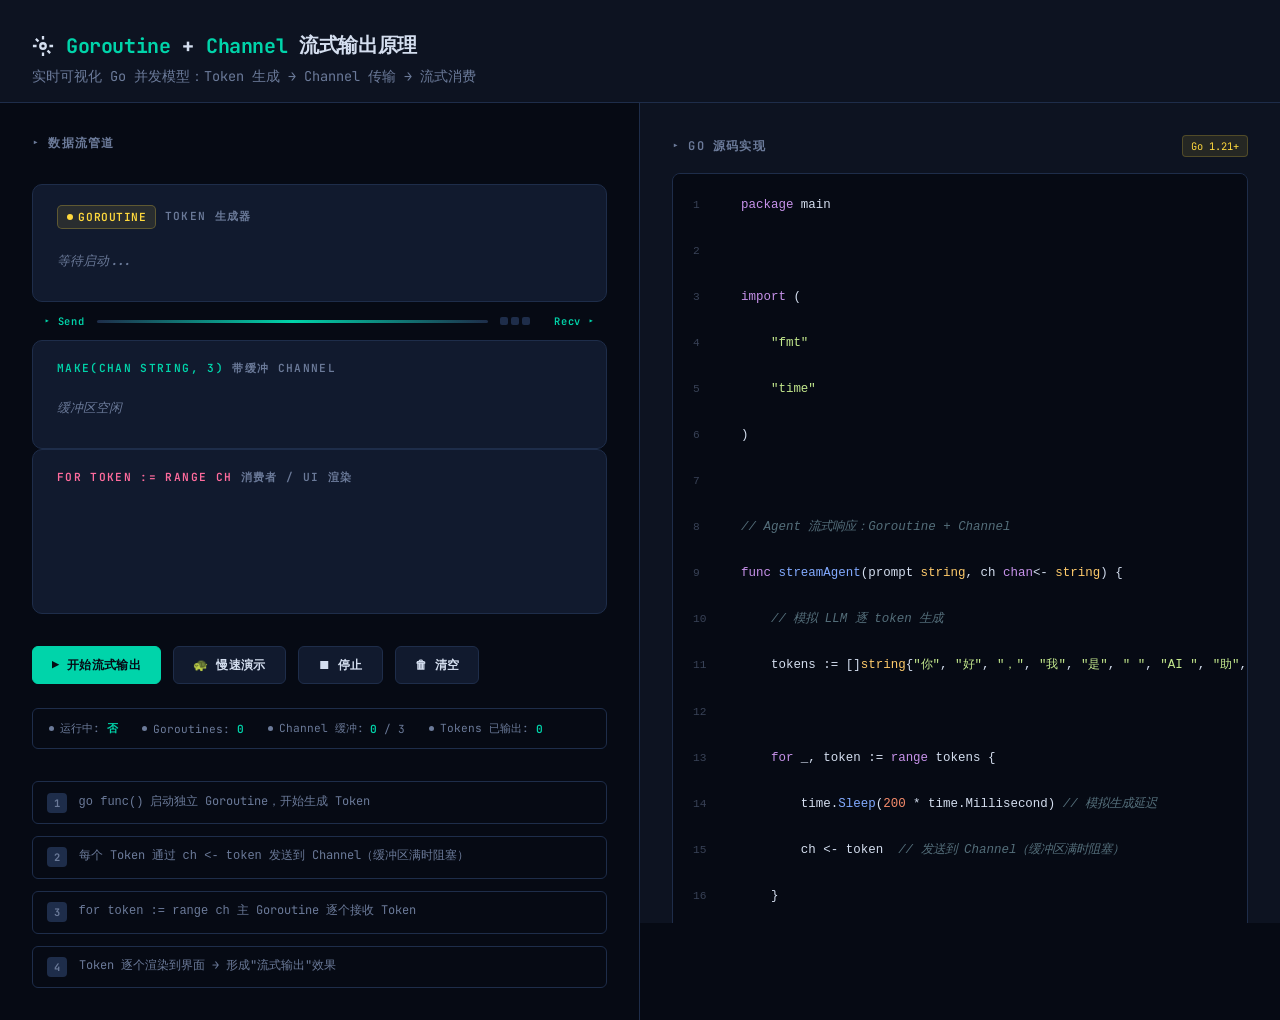
<file: streaming-agent.html>
<!DOCTYPE html>
<html lang="zh-CN">
<head>
<meta charset="UTF-8">
<meta name="viewport" content="width=device-width, initial-scale=1.0">
<title>Goroutine + Channel 流式输出</title>
<style>
  @import url('https://fonts.googleapis.com/css2?family=JetBrains+Mono:wght@400;500;600;700&family=Inter:wght@400;500;600;700&display=swap');

  :root {
    --bg-deep: #060a14;
    --bg-panel: #0d1321;
    --bg-card: #111a2e;
    --border: #1e2d4a;
    --channel: #00d4aa;
    --channel-glow: rgba(0, 212, 170, 0.15);
    --token: #ff6b9d;
    --token-glow: rgba(255, 107, 157, 0.2);
    --system: #ffd93d;
    --text: #d4deef;
    --text-dim: #6b7a99;
    --font-mono: 'JetBrains Mono', monospace;
    --font-sans: 'Inter', sans-serif;
  }

  * { margin: 0; padding: 0; box-sizing: border-box; }

  body {
    font-family: var(--font-sans);
    background: var(--bg-deep);
    color: var(--text);
    min-height: 100vh;
    overflow-x: hidden;
  }

  /* Header */
  header {
    padding: 2rem 2rem 1rem;
    border-bottom: 1px solid var(--border);
    background: var(--bg-panel);
  }
  header h1 {
    font-family: var(--font-mono);
    font-size: 1.25rem;
    font-weight: 700;
    letter-spacing: -0.02em;
    display: flex;
    align-items: center;
    gap: 0.75rem;
  }
  header h1 span { color: var(--channel); }
  header p {
    font-size: 0.85rem;
    color: var(--text-dim);
    margin-top: 0.5rem;
    font-family: var(--font-mono);
  }

  /* Main Layout */
  .container {
    display: grid;
    grid-template-columns: 1fr 1fr;
    gap: 0;
    min-height: calc(100vh - 80px);
  }
  @media (max-width: 900px) {
    .container { grid-template-columns: 1fr; }
  }

  /* Pipeline Section */
  .pipeline-section {
    padding: 2rem;
    border-right: 1px solid var(--border);
    position: relative;
  }

  .pipeline-title {
    font-family: var(--font-mono);
    font-size: 0.75rem;
    font-weight: 600;
    color: var(--text-dim);
    text-transform: uppercase;
    letter-spacing: 0.1em;
    margin-bottom: 2rem;
  }

  /* Pipeline Stages */
  .pipeline {
    display: flex;
    flex-direction: column;
    gap: 0;
    position: relative;
  }

  .stage {
    background: var(--bg-card);
    border: 1px solid var(--border);
    border-radius: 10px;
    padding: 1.25rem 1.5rem;
    position: relative;
    transition: border-color 0.3s, box-shadow 0.3s;
  }
  .stage.active {
    border-color: var(--channel);
    box-shadow: 0 0 20px var(--channel-glow), inset 0 0 20px rgba(0, 212, 170, 0.03);
  }

  .stage-label {
    font-family: var(--font-mono);
    font-size: 0.7rem;
    font-weight: 600;
    color: var(--text-dim);
    text-transform: uppercase;
    letter-spacing: 0.12em;
    margin-bottom: 0.75rem;
  }

  .stage-content {
    font-family: var(--font-mono);
    font-size: 0.9rem;
    font-weight: 500;
    min-height: 2.5rem;
    display: flex;
    align-items: center;
    gap: 0.5rem;
  }

  .stage-content .placeholder {
    color: var(--text-dim);
    font-style: italic;
    font-size: 0.8rem;
  }

  /* Goroutine badge */
  .goroutine-badge {
    display: inline-flex;
    align-items: center;
    gap: 0.35rem;
    background: rgba(255, 217, 61, 0.1);
    border: 1px solid rgba(255, 217, 61, 0.25);
    color: var(--system);
    font-family: var(--font-mono);
    font-size: 0.7rem;
    font-weight: 600;
    padding: 0.25rem 0.55rem;
    border-radius: 5px;
    letter-spacing: 0.05em;
  }
  .goroutine-badge::before {
    content: '';
    width: 6px; height: 6px;
    background: var(--system);
    border-radius: 50%;
    animation: pulse-goroutine 1.5s ease-in-out infinite;
  }
  @keyframes pulse-goroutine {
    0%, 100% { opacity: 0.4; transform: scale(1); }
    50% { opacity: 1; transform: scale(1.3); }
  }

  /* Channel visualization */
  .channel-pipe {
    display: flex;
    align-items: center;
    padding: 0.75rem 0;
    position: relative;
  }
  .channel-line {
    flex: 1;
    height: 3px;
    background: linear-gradient(90deg, var(--border), var(--channel), var(--border));
    border-radius: 2px;
    position: relative;
    overflow: visible;
  }
  .channel-line.flowing::after {
    content: '';
    position: absolute;
    top: -3px; left: 0;
    width: 12px; height: 9px;
    background: var(--channel);
    border-radius: 4px;
    box-shadow: 0 0 8px var(--channel), 0 0 16px var(--channel);
    animation: flow-through 1s linear infinite;
  }
  @keyframes flow-through {
    0% { left: 0%; opacity: 0; }
    10% { opacity: 1; }
    90% { opacity: 1; }
    100% { left: calc(100% - 12px); opacity: 0; }
  }

  .channel-label {
    font-family: var(--font-mono);
    font-size: 0.65rem;
    font-weight: 600;
    color: var(--channel);
    padding: 0 0.75rem;
    white-space: nowrap;
    letter-spacing: 0.08em;
  }

  .channel-buffer {
    display: flex;
    gap: 3px;
    padding: 0 0.75rem;
  }
  .buffer-slot {
    width: 8px; height: 8px;
    border-radius: 2px;
    background: var(--border);
    transition: background 0.3s, box-shadow 0.3s;
  }
  .buffer-slot.filled {
    background: var(--channel);
    box-shadow: 0 0 6px var(--channel);
  }

  /* Token output */
  .token-output {
    font-family: var(--font-mono);
    font-size: 0.85rem;
    line-height: 1.8;
    color: var(--text);
    min-height: 6rem;
    max-height: 200px;
    overflow-y: auto;
    word-break: break-all;
  }
  .token-output::-webkit-scrollbar { width: 4px; }
  .token-output::-webkit-scrollbar-track { background: transparent; }
  .token-output::-webkit-scrollbar-thumb { background: var(--border); border-radius: 2px; }

  .token {
    display: inline;
    color: var(--token);
    opacity: 0;
    animation: token-appear 0.15s ease-out forwards;
  }
  @keyframes token-appear {
    from { opacity: 0; transform: translateY(3px); }
    to { opacity: 1; transform: translateY(0); }
  }

  /* Controls */
  .controls {
    display: flex;
    gap: 0.75rem;
    margin-top: 2rem;
    flex-wrap: wrap;
  }
  .btn {
    font-family: var(--font-mono);
    font-size: 0.75rem;
    font-weight: 600;
    padding: 0.6rem 1.2rem;
    border-radius: 6px;
    border: 1px solid var(--border);
    background: var(--bg-card);
    color: var(--text);
    cursor: pointer;
    transition: all 0.2s;
    display: flex;
    align-items: center;
    gap: 0.4rem;
    letter-spacing: 0.03em;
  }
  .btn:hover {
    border-color: var(--channel);
    color: var(--channel);
    background: var(--channel-glow);
  }
  .btn.primary {
    background: var(--channel);
    color: var(--bg-deep);
    border-color: var(--channel);
  }
  .btn.primary:hover {
    background: #00eab8;
    box-shadow: 0 0 15px var(--channel-glow);
  }
  .btn.danger:hover {
    border-color: var(--token);
    color: var(--token);
    background: var(--token-glow);
  }

  /* Status bar */
  .status-bar {
    margin-top: 1.5rem;
    padding: 0.75rem 1rem;
    background: var(--bg-deep);
    border-radius: 6px;
    border: 1px solid var(--border);
    display: flex;
    gap: 1.5rem;
    flex-wrap: wrap;
  }
  .status-item {
    font-family: var(--font-mono);
    font-size: 0.7rem;
    color: var(--text-dim);
    display: flex;
    align-items: center;
    gap: 0.4rem;
  }
  .status-item .dot {
    width: 5px; height: 5px;
    border-radius: 50%;
    background: var(--text-dim);
  }
  .status-item.active .dot { background: var(--channel); box-shadow: 0 0 4px var(--channel); }
  .status-item .value { color: var(--channel); font-weight: 600; }

  /* Code Section */
  .code-section {
    padding: 2rem;
    background: var(--bg-panel);
    overflow-y: auto;
    max-height: calc(100vh - 80px);
  }
  .code-section::-webkit-scrollbar { width: 4px; }
  .code-section::-webkit-scrollbar-thumb { background: var(--border); border-radius: 2px; }

  .code-header {
    display: flex;
    align-items: center;
    justify-content: space-between;
    margin-bottom: 1rem;
  }
  .code-header h3 {
    font-family: var(--font-mono);
    font-size: 0.75rem;
    font-weight: 600;
    color: var(--text-dim);
    text-transform: uppercase;
    letter-spacing: 0.1em;
  }
  .lang-tag {
    font-family: var(--font-mono);
    font-size: 0.65rem;
    color: var(--system);
    background: rgba(255, 217, 61, 0.1);
    border: 1px solid rgba(255, 217, 61, 0.2);
    padding: 0.2rem 0.5rem;
    border-radius: 4px;
  }

  pre {
    background: var(--bg-deep);
    border: 1px solid var(--border);
    border-radius: 8px;
    padding: 1.25rem;
    font-family: var(--font-mono);
    font-size: 0.78rem;
    line-height: 1.7;
    overflow-x: auto;
    counter-reset: line;
  }
  pre::-webkit-scrollbar { height: 4px; }
  pre::-webkit-scrollbar-thumb { background: var(--border); border-radius: 2px; }

  .line {
    display: block;
    counter-increment: line;
    padding: 0.05rem 0;
    transition: background 0.3s;
  }
  .line::before {
    content: counter(line);
    display: inline-block;
    width: 2rem;
    margin-right: 1rem;
    color: var(--text-dim);
    font-size: 0.7rem;
    opacity: 0.5;
    user-select: none;
  }
  .line.highlight {
    background: rgba(0, 212, 170, 0.08);
    border-left: 2px solid var(--channel);
    margin-left: -1.25rem;
    padding-left: calc(1.25rem - 2px);
  }

  /* Syntax highlighting */
  .kw { color: #c792ea; }
  .fn { color: #82aaff; }
  .str { color: #c3e88d; }
  .num { color: #f78c6c; }
  .cm { color: #546e7a; font-style: italic; }
  .ch { color: var(--channel); font-weight: 600; }
  .tp { color: #ffcb6b; }
  .op { color: #89ddff; }

  /* Flow steps */
  .flow-steps {
    display: flex;
    flex-direction: column;
    gap: 0.75rem;
    margin-top: 2rem;
  }
  .flow-step {
    display: flex;
    align-items: flex-start;
    gap: 0.75rem;
    padding: 0.65rem 0.85rem;
    background: var(--bg-deep);
    border-radius: 6px;
    border: 1px solid var(--border);
    font-family: var(--font-mono);
    font-size: 0.75rem;
    transition: all 0.3s;
  }
  .flow-step.active {
    border-color: var(--channel);
    background: var(--channel-glow);
  }
  .flow-step .num {
    width: 20px; height: 20px;
    border-radius: 4px;
    background: var(--border);
    color: var(--text-dim);
    display: flex;
    align-items: center;
    justify-content: center;
    font-weight: 700;
    font-size: 0.65rem;
    flex-shrink: 0;
    transition: all 0.3s;
  }
  .flow-step.active .num {
    background: var(--channel);
    color: var(--bg-deep);
  }
  .flow-step .desc { color: var(--text-dim); line-height: 1.4; }
  .flow-step.active .desc { color: var(--text); }

  /* Responsive */
  @media (max-width: 900px) {
    .pipeline-section { border-right: none; border-bottom: 1px solid var(--border); }
    .code-section { max-height: none; }
  }
</style>
</head>
<body>

<header>
  <h1>
    <svg width="22" height="22" viewBox="0 0 24 24" fill="none" stroke="currentColor" stroke-width="2.5">
      <circle cx="12" cy="12" r="3"/><path d="M12 1v4M12 19v4M4.22 4.22l2.83 2.83M16.95 16.95l2.83 2.83M1 12h4M19 12h4"/>
    </svg>
    <span>Goroutine</span> + <span style="color:var(--channel)">Channel</span> 流式输出原理
  </h1>
  <p>实时可视化 Go 并发模型：Token 生成 → Channel 传输 → 流式消费</p>
</header>

<div class="container">

  <!-- Left: Pipeline Visualization -->
  <div class="pipeline-section">
    <div class="pipeline-title">▸ 数据流管道</div>

    <div class="pipeline">

      <!-- Stage 1: Goroutine generates tokens -->
      <div class="stage" id="stage-goroutine">
        <div class="stage-label">
          <span class="goroutine-badge">GOROUTINE</span>
          Token 生成器
        </div>
        <div class="stage-content" id="goroutine-content">
          <span class="placeholder">等待启动...</span>
        </div>
      </div>

      <!-- Channel pipe -->
      <div class="channel-pipe">
        <div class="channel-label">▸ Send</div>
        <div class="channel-line" id="channel-line"></div>
        <div class="channel-buffer" id="channel-buffer">
          <div class="buffer-slot"></div>
          <div class="buffer-slot"></div>
          <div class="buffer-slot"></div>
        </div>
        <div class="channel-label">Recv ▸</div>
      </div>

      <!-- Stage 2: Channel -->
      <div class="stage" id="stage-channel">
        <div class="stage-label">
          <span style="color:var(--channel)">make(chan string, 3)</span>
          带缓冲 Channel
        </div>
        <div class="stage-content" id="channel-content">
          <span class="placeholder">缓冲区空闲</span>
        </div>
      </div>

      <!-- Stage 3: Consumer displays -->
      <div class="stage" id="stage-consumer">
        <div class="stage-label">
          <span style="color:var(--token)">for token := range ch</span>
          消费者 / UI 渲染
        </div>
        <div class="token-output" id="token-output"></div>
      </div>

    </div>

    <!-- Controls -->
    <div class="controls">
      <button class="btn primary" onclick="startStreaming()">▶ 开始流式输出</button>
      <button class="btn" onclick="startSlow()">🐢 慢速演示</button>
      <button class="btn danger" onclick="stopStreaming()">⏹ 停止</button>
      <button class="btn" onclick="clearOutput()">🗑 清空</button>
    </div>

    <!-- Status -->
    <div class="status-bar">
      <div class="status-item" id="status-running">
        <span class="dot"></span>
        运行中: <span class="value" id="running-status">否</span>
      </div>
      <div class="status-item">
        <span class="dot"></span>
        Goroutines: <span class="value" id="goroutine-count">0</span>
      </div>
      <div class="status-item">
        <span class="dot"></span>
        Channel 缓冲: <span class="value" id="buffer-count">0</span> / 3
      </div>
      <div class="status-item">
        <span class="dot"></span>
        Tokens 已输出: <span class="value" id="token-count">0</span>
      </div>
    </div>

    <!-- Flow steps explanation -->
    <div class="flow-steps">
      <div class="flow-step" id="step-1">
        <span class="num">1</span>
        <span class="desc"><code>go func()</code> 启动独立 Goroutine，开始生成 Token</span>
      </div>
      <div class="flow-step" id="step-2">
        <span class="num">2</span>
        <span class="desc">每个 Token 通过 <code>ch &lt;- token</code> 发送到 Channel（缓冲区满时阻塞）</span>
      </div>
      <div class="flow-step" id="step-3">
        <span class="num">3</span>
        <span class="desc"><code>for token := range ch</code> 主 Goroutine 逐个接收 Token</span>
      </div>
      <div class="flow-step" id="step-4">
        <span class="num">4</span>
        <span class="desc">Token 逐个渲染到界面 → 形成"流式输出"效果</span>
      </div>
    </div>
  </div>

  <!-- Right: Go Code -->
  <div class="code-section">
    <div class="code-header">
      <h3>▸ Go 源码实现</h3>
      <span class="lang-tag">Go 1.21+</span>
    </div>
    <pre><code><span class="line"><span class="kw">package</span> main</span>
<span class="line"></span>
<span class="line"><span class="kw">import</span> (</span>
<span class="line">    <span class="str">"fmt"</span></span>
<span class="line">    <span class="str">"time"</span></span>
<span class="line">)</span>
<span class="line"></span>
<span class="line"><span class="cm">// Agent 流式响应：Goroutine + Channel</span></span>
<span class="line"><span class="kw">func</span> <span class="fn">streamAgent</span>(prompt <span class="tp">string</span>, ch <span class="kw">chan</span>&lt;- <span class="tp">string</span>) {</span>
<span class="line">    <span class="cm">// 模拟 LLM 逐 token 生成</span></span>
<span class="line">    tokens := []<span class="tp">string</span>{<span class="str">"你"</span>, <span class="str">"好"</span>, <span class="str">"，"</span>, <span class="str">"我"</span>, <span class="str">"是"</span>, <span class="str">" "</span>, <span class="str">"AI "</span>, <span class="str">"助"</span>, <span class="str">"手"</span>, <span class="str">"。"</span>}</span>
<span class="line"></span>
<span class="line">    <span class="kw">for</span> _, token := <span class="kw">range</span> tokens {</span>
<span class="line">        time.<span class="fn">Sleep</span>(<span class="num">200</span> * time.Millisecond) <span class="cm">// 模拟生成延迟</span></span>
<span class="line">        ch &lt;- token  <span class="cm">// 发送到 Channel（缓冲区满时阻塞）</span></span>
<span class="line">    }</span>
<span class="line">    <span class="kw">close</span>(ch) <span class="cm">// 所有 token 发送完毕，关闭 channel</span></span>
<span class="line">}</span>
<span class="line"></span>
<span class="line"><span class="kw">func</span> <span class="fn">main</span>() {</span>
<span class="line">    <span class="cm">// 创建带缓冲的 Channel（容量 3）</span></span>
<span class="line">    ch := <span class="kw">make</span>(<span class="kw">chan</span> <span class="tp">string</span>, <span class="num">3</span>)</span>
<span class="line"></span>
<span class="line">    <span class="cm">// 启动 Goroutine 开始生成 Token</span></span>
<span class="line">    <span class="kw">go</span> <span class="fn">streamAgent</span>(<span class="str">"你好"</span>, ch)</span>
<span class="line"></span>
<span class="line">    <span class="cm">// 主 Goroutine 消费 Token（流式输出）</span></span>
<span class="line">    <span class="kw">for</span> token := <span class="kw">range</span> ch {</span>
<span class="line">        fmt.<span class="fn">Print</span>(token) <span class="cm">// 逐个打印 → 流式效果</span></span>
<span class="line">    }</span>
<span class="line">    fmt.<span class="fn">Println</span>()</span>
<span class="line">}</span></code></pre>

    <div style="margin-top:1.5rem;padding:1rem;background:var(--bg-deep);border-radius:8px;border:1px solid var(--border);">
      <div style="font-family:var(--font-mono);font-size:0.7rem;color:var(--text-dim);margin-bottom:0.5rem;">▸ 执行结果</div>
      <div style="font-family:var(--font-mono);font-size:0.85rem;color:var(--channel);line-height:1.6;" id="terminal-output">
        <span style="color:var(--text-dim)">$ go run main.go</span><br>
        <span style="color:var(--text-dim)">等待执行...</span>
      </div>
    </div>
  </div>

</div>

<script>
  // State
  let running = false;
  let channelBuffer = [];
  const BUFFER_SIZE = 3;
  let tokenCount = 0;
  let goroutineCount = 0;
  let streamInterval = null;
  let consumeInterval = null;

  const tokens = ['你', '好', '，', '我', '是', ' ', 'AI ', '助', '手', '。', '很高', '兴', '认', '识', '你', '！'];
  let tokenIndex = 0;

  // DOM refs
  const goroutineContent = document.getElementById('goroutine-content');
  const channelContent = document.getElementById('channel-content');
  const tokenOutput = document.getElementById('token-output');
  const channelLine = document.getElementById('channel-line');
  const bufferSlots = document.querySelectorAll('.buffer-slot');
  const runningStatus = document.getElementById('running-status');
  const goroutineCountEl = document.getElementById('goroutine-count');
  const bufferCountEl = document.getElementById('buffer-count');
  const tokenCountEl = document.getElementById('token-count');
  const terminalOutput = document.getElementById('terminal-output');
  const statusRunning = document.getElementById('status-running');

  // Update status
  function updateStatus() {
    runningStatus.textContent = running ? '是' : '否';
    statusRunning.classList.toggle('active', running);
    goroutineCountEl.textContent = goroutineCount;
    bufferCountEl.textContent = channelBuffer.length;
    tokenCountEl.textContent = tokenCount;
  }

  // Highlight step
  function highlightStep(stepNum) {
    for (let i = 1; i <= 4; i++) {
      document.getElementById('step-' + i).classList.toggle('active', i === stepNum);
    }
  }

  // Highlight code line
  function highlightCodeLine(lineNum) {
    document.querySelectorAll('.line').forEach(l => l.classList.remove('highlight'));
    const line = document.querySelector(`.line:nth-child(${lineNum})`);
    if (line) line.classList.add('highlight');
  }

  // Update buffer visualization
  function updateBufferVisual() {
    bufferSlots.forEach((slot, i) => {
      slot.classList.toggle('filled', i < channelBuffer.length);
    });
  }

  // Goroutine: generate token
  function goroutineGenerate(speed = 300) {
    if (!running) return;

    highlightStep(1);
    highlightCodeLine(12);

    if (tokenIndex >= tokens.length) {
      // All tokens generated, close channel
      highlightCodeLine(15);
      goroutineContent.innerHTML = '<span style="color:var(--channel)">✓ 生成完毕，close(ch)</span>';
      channelLine.classList.remove('flowing');
      // Signal channel is closed
      channelBuffer.push('__CLOSED__');
      updateStatus();
      return;
    }

    const token = tokens[tokenIndex];
    goroutineContent.innerHTML = `生成: <span style="color:var(--token);font-weight:700">"${token}"</span>`;

    // Send to channel (simulate ch <- token)
    setTimeout(() => {
      if (!running) return;
      highlightStep(2);
      highlightCodeLine(13);

      // Animate flow through channel
      channelLine.classList.add('flowing');

      // Add to buffer
      channelBuffer.push(token);
      updateBufferVisual();
      updateStatus();

      // Update channel content display
      channelContent.innerHTML = channelBuffer
        .filter(t => t !== '__CLOSED__')
        .map(t => `<span style="color:var(--channel);margin-right:2px">${t}</span>`)
        .join('') || '<span class="placeholder">缓冲区空闲</span>';

      tokenIndex++;

      // Continue generating
      streamInterval = setTimeout(() => goroutineGenerate(speed), speed);
    }, speed * 0.4);
  }

  // Consumer: receive token
  function consumeToken(speed = 300) {
    if (!running) return;

    highlightStep(3);
    highlightCodeLine(22);

    if (channelBuffer.length === 0) {
      // Check if closed
      if (channelBuffer.includes('__CLOSED__') || tokenIndex >= tokens.length) {
        finishStreaming();
        return;
      }
      // Wait for more tokens
      consumeInterval = setTimeout(() => consumeToken(speed), 100);
      return;
    }

    const token = channelBuffer.shift();
    if (token === '__CLOSED__') {
      finishStreaming();
      return;
    }

    updateBufferVisual();

    // Display token
    highlightStep(4);
    const span = document.createElement('span');
    span.className = 'token';
    span.textContent = token;
    tokenOutput.appendChild(span);
    tokenOutput.scrollTop = tokenOutput.scrollHeight;
    tokenCount++;

    // Terminal output
    const termSpan = document.createElement('span');
    termSpan.style.color = 'var(--channel)';
    termSpan.textContent = token;
    terminalOutput.appendChild(termSpan);

    channelLine.classList.remove('flowing');
    updateStatus();

    // Continue consuming
    consumeInterval = setTimeout(() => consumeToken(speed), speed);
  }

  // Start streaming
  function startStreaming(speed = 300) {
    if (running) return;
    running = true;
    channelBuffer = [];
    tokenIndex = 0;
    tokenCount = 0;
    goroutineCount = 1;

    tokenOutput.innerHTML = '';
    terminalOutput.innerHTML = '<span style="color:var(--text-dim)">$ go run main.go</span><br>';

    document.getElementById('stage-goroutine').classList.add('active');
    document.getElementById('stage-channel').classList.add('active');
    document.getElementById('stage-consumer').classList.add('active');

    updateStatus();

    // Start goroutine (producer)
    goroutineGenerate(speed);

    // Start consumer
    setTimeout(() => consumeToken(speed), speed * 0.5);
  }

  function startSlow() {
    startStreaming(800);
  }

  // Stop
  function stopStreaming() {
    running = false;
    clearTimeout(streamInterval);
    clearTimeout(consumeInterval);
    channelLine.classList.remove('flowing');
    goroutineCount = 0;

    document.getElementById('stage-goroutine').classList.remove('active');
    document.getElementById('stage-channel').classList.remove('active');
    document.getElementById('stage-consumer').classList.remove('active');

    for (let i = 1; i <= 4; i++) {
      document.getElementById('step-' + i).classList.remove('active');
    }
    document.querySelectorAll('.line').forEach(l => l.classList.remove('highlight'));

    goroutineContent.innerHTML = '<span class="placeholder">已停止</span>';
    channelContent.innerHTML = '<span class="placeholder">缓冲区空闲</span>';
    channelBuffer = [];
    updateBufferVisual();
    updateStatus();
  }

  // Finish
  function finishStreaming() {
    running = false;
    goroutineCount = 0;
    clearTimeout(streamInterval);
    clearTimeout(consumeInterval);
    channelLine.classList.remove('flowing');

    document.getElementById('stage-goroutine').classList.remove('active');
    document.getElementById('stage-channel').classList.remove('active');
    document.getElementById('stage-consumer').classList.remove('active');

    for (let i = 1; i <= 4; i++) {
      document.getElementById('step-' + i).classList.remove('active');
    }

    goroutineContent.innerHTML = '<span style="color:var(--channel)">✓ 完成</span>';
    channelContent.innerHTML = '<span class="placeholder">缓冲区空闲</span>';
    channelBuffer = [];
    updateBufferVisual();
    updateStatus();

    // Terminal prompt
    const prompt = document.createElement('div');
    prompt.style.cssText = 'font-family:var(--font-mono);font-size:0.75rem;color:var(--text-dim);margin-top:0.5rem;';
    prompt.textContent = '$ ✓ 流式输出完成';
    terminalOutput.appendChild(prompt);
  }

  // Clear
  function clearOutput() {
    stopStreaming();
    tokenOutput.innerHTML = '';
    terminalOutput.innerHTML = '<span style="color:var(--text-dim)">$ go run main.go</span><br><span style="color:var(--text-dim)">等待执行...</span>';
    tokenCount = 0;
    updateStatus();
  }

  // Init
  updateStatus();
</script>

</body>
</html>
</file>
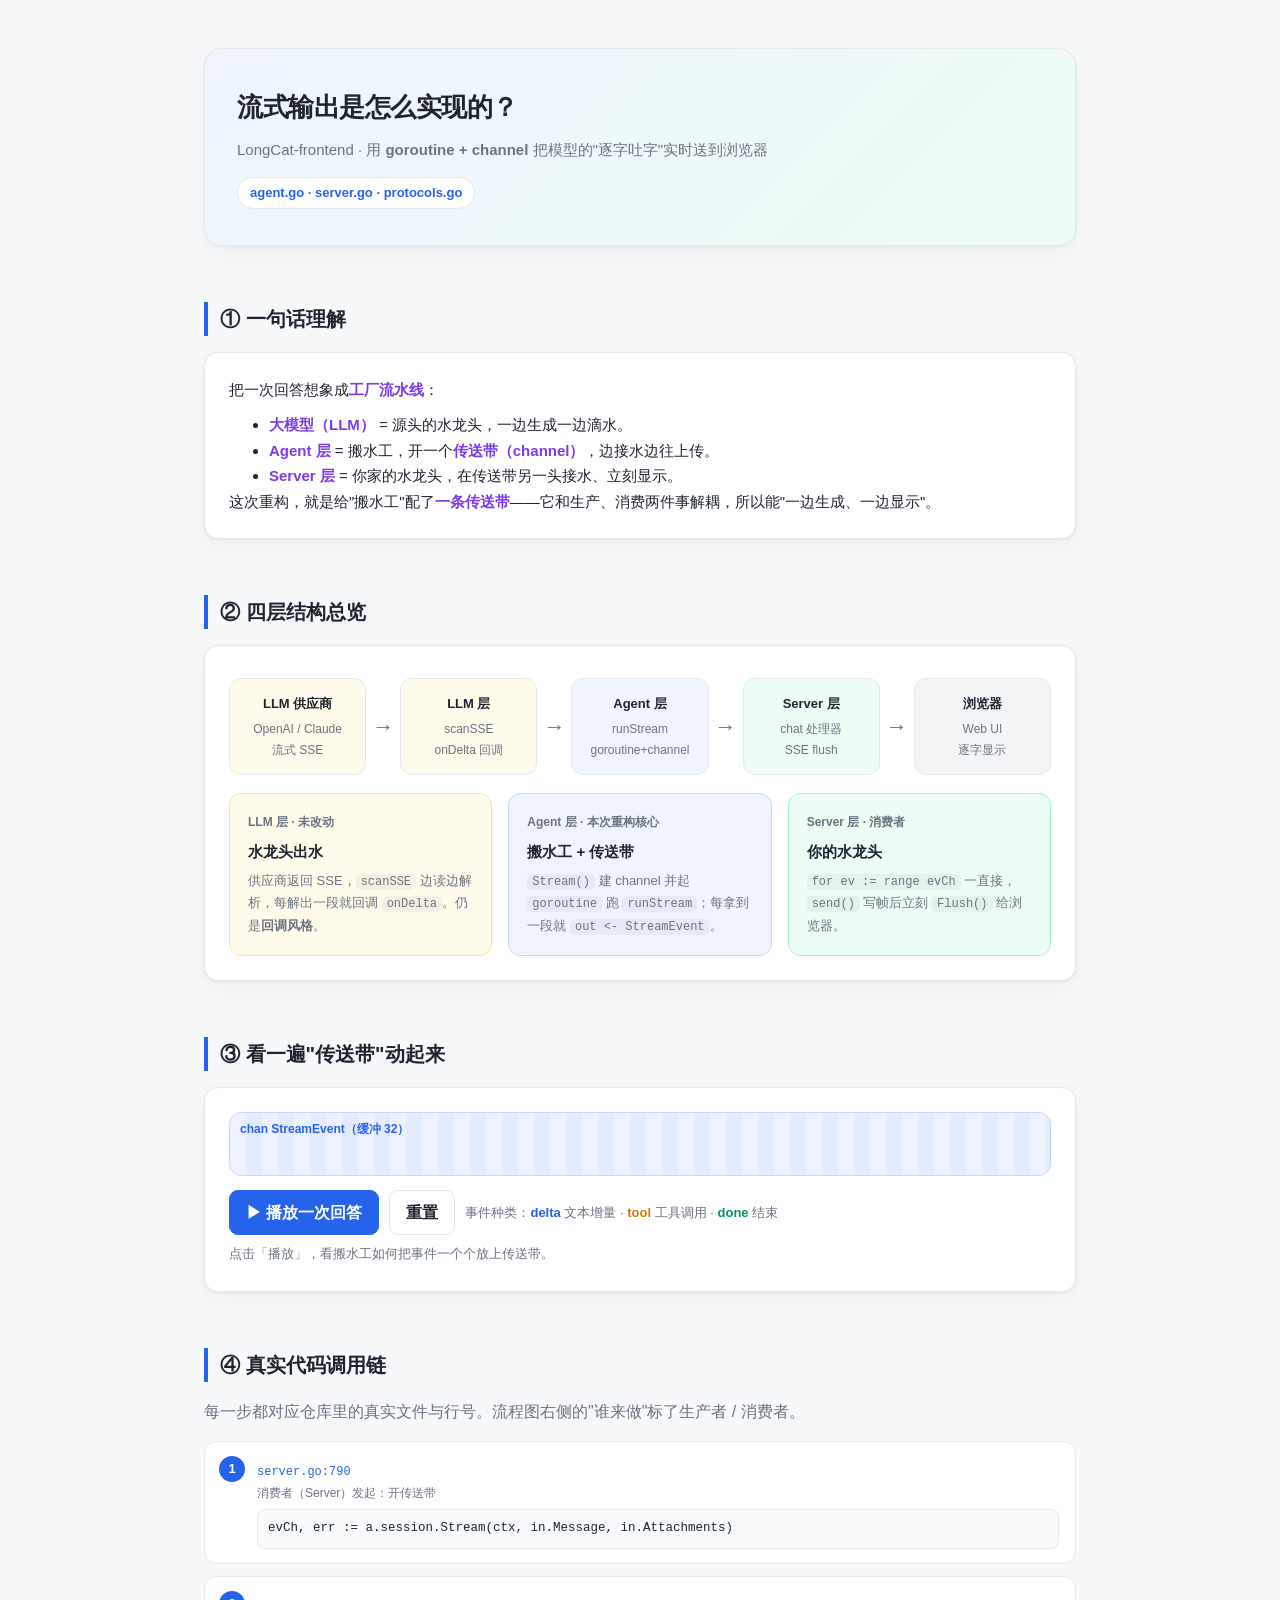
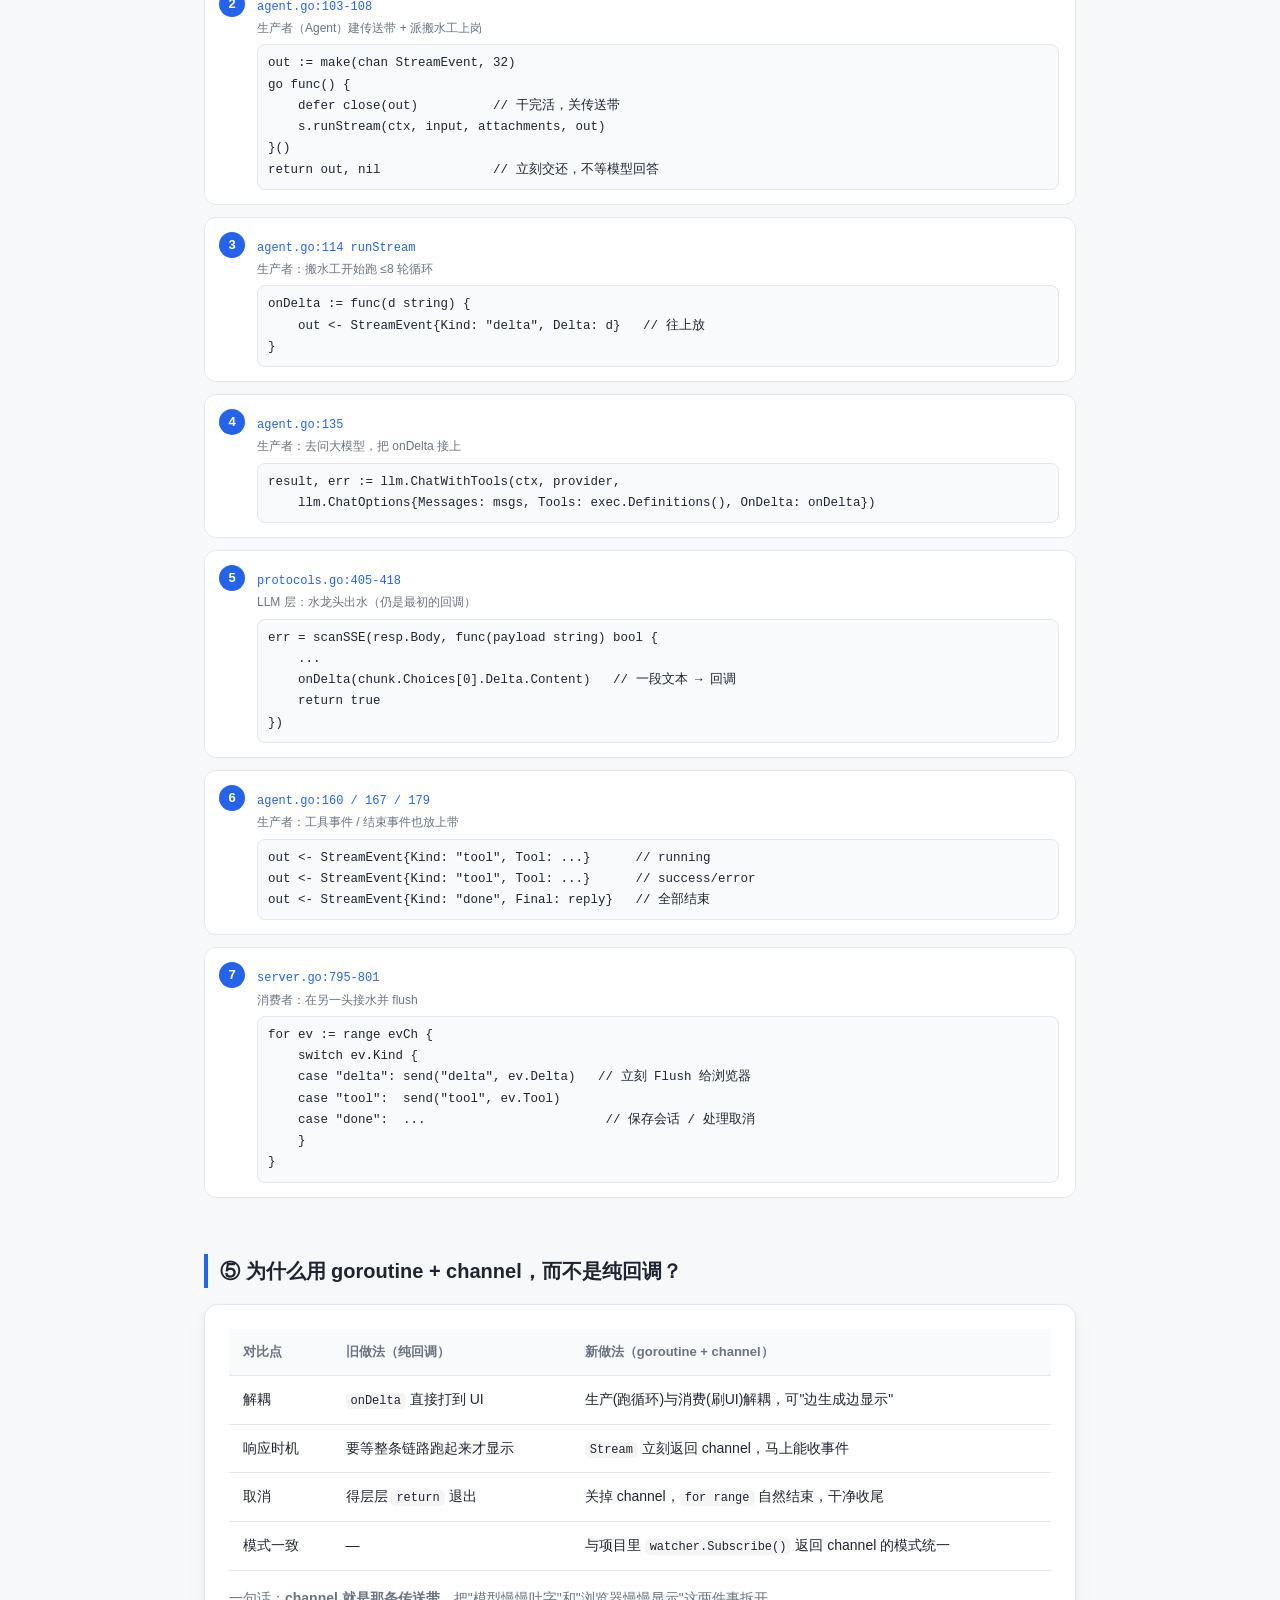
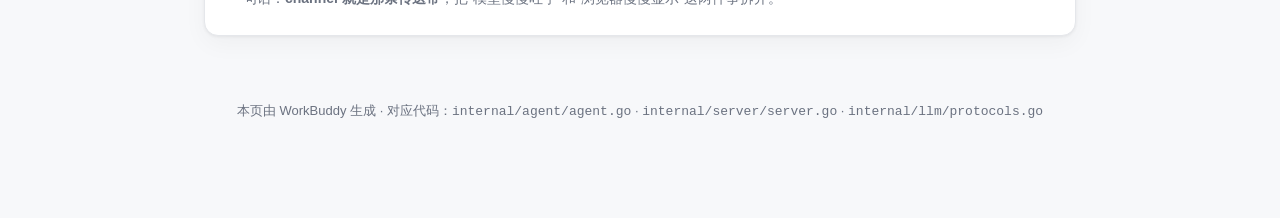
<file: streaming-explained.html>
<!DOCTYPE html>
<html lang="zh-CN">
<head>
<meta charset="UTF-8" />
<meta name="viewport" content="width=device-width, initial-scale=1.0" />
<title>流式输出是怎么实现的 · LongCat-frontend</title>
<style>
  :root {
    --bg: #f7f8fa;
    --panel: #ffffff;
    --ink: #1f2430;
    --muted: #6b7280;
    --line: #e5e7eb;
    --blue: #2563eb;
    --blue-soft: #eff4ff;
    --green: #059669;
    --green-soft: #ecfdf5;
    --amber: #d97706;
    --amber-soft: #fffbeb;
    --red: #dc2626;
    --purple: #7c3aed;
    --shadow: 0 1px 3px rgba(0,0,0,.06), 0 8px 24px rgba(0,0,0,.04);
    --mono: ui-monospace, SFMono-Regular, "SF Mono", Menlo, Consolas, "Liberation Mono", monospace;
  }
  * { box-sizing: border-box; }
  body {
    margin: 0;
    font-family: -apple-system, BlinkMacSystemFont, "Segoe UI", "PingFang SC", "Microsoft YaHei", sans-serif;
    background: var(--bg);
    color: var(--ink);
    line-height: 1.7;
  }
  .wrap { max-width: 920px; margin: 0 auto; padding: 48px 24px 96px; }
  header.hero {
    border-radius: 18px;
    padding: 36px 32px;
    background: linear-gradient(135deg, #eff4ff 0%, #ecfdf5 100%);
    border: 1px solid var(--line);
    box-shadow: var(--shadow);
  }
  .hero h1 { margin: 0 0 8px; font-size: 26px; letter-spacing: -0.5px; }
  .hero p { margin: 0; color: var(--muted); font-size: 15px; }
  .hero .tag { display:inline-block; margin-top:14px; padding:4px 12px; border-radius:999px; background:#fff; border:1px solid var(--line); font-size:13px; color:var(--blue); font-weight:600; }
  h2 { font-size: 20px; margin: 56px 0 16px; padding-left: 12px; border-left: 4px solid var(--blue); }
  h3 { font-size: 16px; margin: 28px 0 10px; color: var(--ink); }
  p.lead { color: var(--muted); }
  .panel { background: var(--panel); border: 1px solid var(--line); border-radius: 14px; padding: 24px; box-shadow: var(--shadow); }
  .card-grid { display: grid; grid-template-columns: repeat(3, 1fr); gap: 16px; }
  @media (max-width: 720px){ .card-grid { grid-template-columns: 1fr; } }
  .layer { border-radius: 12px; padding: 18px; border: 1px solid var(--line); }
  .layer.llm { background: var(--amber-soft); border-color: #fde68a; }
  .layer.agent { background: var(--blue-soft); border-color: #bfdbfe; }
  .layer.server { background: var(--green-soft); border-color: #a7f3d0; }
  .layer .num { font-size: 12px; font-weight: 700; color: var(--muted); }
  .layer h4 { margin: 6px 0 6px; font-size: 15px; }
  .layer .role { font-size: 13px; color: var(--muted); }
  .layer code { font-family: var(--mono); font-size: 12px; background: rgba(0,0,0,.04); padding: 1px 5px; border-radius: 5px; }
  .analogy { font-size: 15px; }
  .analogy b { color: var(--purple); }

  /* pipeline diagram */
  .pipe { display: flex; align-items: stretch; gap: 0; margin: 8px 0 4px; flex-wrap: nowrap; }
  .node { flex: 1; text-align: center; padding: 14px 10px; border-radius: 12px; font-size: 13px; position: relative; border: 1px solid var(--line); background: #fff; }
  .node .t { font-weight: 700; font-size: 13px; }
  .node .s { color: var(--muted); font-size: 12px; margin-top: 4px; }
  .node.llm { background: var(--amber-soft); }
  .node.agent { background: var(--blue-soft); }
  .node.server { background: var(--green-soft); }
  .node.browser { background: #f3f4f6; }
  .arrow { align-self: center; font-size: 22px; color: var(--muted); padding: 0 6px; }

  /* animated channel */
  .anim { margin-top: 20px; }
  .belt { position: relative; height: 64px; border-radius: 12px; background: repeating-linear-gradient(90deg,#eef2ff,#eef2ff 16px,#e3ebff 16px,#e3ebff 32px); border: 1px solid #c7d6ff; overflow: hidden; }
  .belt .label { position:absolute; left:10px; top:6px; font-size:12px; color:var(--blue); font-weight:700; z-index:3; }
  .drop { position: absolute; top: 22px; width: 30px; height: 22px; border-radius: 6px; display:flex; align-items:center; justify-content:center; font-size:11px; color:#fff; font-weight:700; }
  .drop.delta { background: var(--blue); }
  .drop.tool { background: var(--amber); }
  .drop.done { background: var(--green); }
  .controls { margin-top: 14px; display:flex; gap:10px; align-items:center; flex-wrap: wrap; }
  button { font: inherit; border: 1px solid var(--line); background: #fff; padding: 8px 16px; border-radius: 9px; cursor: pointer; color: var(--ink); font-weight: 600; }
  button.primary { background: var(--blue); color: #fff; border-color: var(--blue); }
  button:active { transform: translateY(1px); }
  .stage { font-family: var(--mono); font-size: 12.5px; color: var(--muted); margin-top: 10px; min-height: 20px; }
  .stage b { color: var(--ink); }

  /* code chain */
  .chain { list-style: none; padding: 0; margin: 0; counter-reset: step; }
  .chain li { position: relative; padding: 14px 16px 14px 52px; border: 1px solid var(--line); border-radius: 12px; margin-bottom: 12px; background: #fff; }
  .chain li::before { counter-increment: step; content: counter(step); position: absolute; left: 14px; top: 14px; width: 26px; height: 26px; border-radius: 50%; background: var(--blue); color:#fff; font-weight: 700; font-size: 13px; display:flex; align-items:center; justify-content:center; }
  .chain li .loc { font-family: var(--mono); font-size: 12px; color: var(--blue); }
  .chain li code.snip { display:block; margin-top:6px; font-family: var(--mono); font-size: 12.5px; background: #f8fafc; border:1px solid var(--line); border-radius:8px; padding:8px 10px; color: var(--ink); white-space: pre-wrap; }
  .chain li .who { font-size: 12px; color: var(--muted); }

  table.cmp { width: 100%; border-collapse: collapse; font-size: 14px; }
  table.cmp th, table.cmp td { text-align: left; padding: 12px 14px; border-bottom: 1px solid var(--line); vertical-align: top; }
  table.cmp th { background: #f9fafb; font-size: 13px; color: var(--muted); }
  table.cmp td code { font-family: var(--mono); font-size:12px; background:rgba(0,0,0,.04); padding:1px 5px; border-radius:5px; }

  footer { margin-top: 64px; color: var(--muted); font-size: 13px; text-align: center; }
  a { color: var(--blue); }
</style>
</head>
<body>
<div class="wrap">

  <header class="hero">
    <h1>流式输出是怎么实现的？</h1>
    <p>LongCat-frontend · 用 <b>goroutine + channel</b> 把模型的"逐字吐字"实时送到浏览器</p>
    <span class="tag">agent.go · server.go · protocols.go</span>
  </header>

  <h2>① 一句话理解</h2>
  <div class="panel analogy">
    把一次回答想象成<b>工厂流水线</b>：
    <ul style="margin:10px 0 0;">
      <li><b>大模型（LLM）</b> = 源头的水龙头，一边生成一边滴水。</li>
      <li><b>Agent 层</b> = 搬水工，开一个<b>传送带（channel）</b>，边接水边往上传。</li>
      <li><b>Server 层</b> = 你家的水龙头，在传送带另一头接水、立刻显示。</li>
    </ul>
    这次重构，就是给"搬水工"配了<b>一条传送带</b>——它和生产、消费两件事解耦，所以能"一边生成、一边显示"。
  </div>

  <h2>② 四层结构总览</h2>
  <div class="panel">
    <div class="pipe">
      <div class="node llm"><div class="t">LLM 供应商</div><div class="s">OpenAI / Claude<br>流式 SSE</div></div>
      <div class="arrow">→</div>
      <div class="node llm"><div class="t">LLM 层</div><div class="s">scanSSE<br>onDelta 回调</div></div>
      <div class="arrow">→</div>
      <div class="node agent"><div class="t">Agent 层</div><div class="s">runStream<br>goroutine+channel</div></div>
      <div class="arrow">→</div>
      <div class="node server"><div class="t">Server 层</div><div class="s">chat 处理器<br>SSE flush</div></div>
      <div class="arrow">→</div>
      <div class="node browser"><div class="t">浏览器</div><div class="s">Web UI<br>逐字显示</div></div>
    </div>

    <div class="card-grid" style="margin-top:18px;">
      <div class="layer llm">
        <div class="num">LLM 层 · 未改动</div>
        <h4>水龙头出水</h4>
        <div class="role">供应商返回 SSE，<code>scanSSE</code> 边读边解析，每解出一段就回调 <code>onDelta</code>。仍是<b>回调风格</b>。</div>
      </div>
      <div class="layer agent">
        <div class="num">Agent 层 · 本次重构核心</div>
        <h4>搬水工 + 传送带</h4>
        <div class="role"><code>Stream()</code> 建 channel 并起 <code>goroutine</code> 跑 <code>runStream</code>；每拿到一段就 <code>out &lt;- StreamEvent</code>。</div>
      </div>
      <div class="layer server">
        <div class="num">Server 层 · 消费者</div>
        <h4>你的水龙头</h4>
        <div class="role"><code>for ev := range evCh</code> 一直接，<code>send()</code> 写帧后立刻 <code>Flush()</code> 给浏览器。</div>
      </div>
    </div>
  </div>

  <h2>③ 看一遍"传送带"动起来</h2>
  <div class="panel">
    <div class="belt" id="belt"><span class="label">chan StreamEvent（缓冲 32）</span></div>
    <div class="controls">
      <button class="primary" id="play">▶ 播放一次回答</button>
      <button id="reset">重置</button>
      <span style="font-size:13px;color:var(--muted);">事件种类：<span style="color:var(--blue);font-weight:700;">delta</span> 文本增量 · <span style="color:var(--amber);font-weight:700;">tool</span> 工具调用 · <span style="color:var(--green);font-weight:700;">done</span> 结束</span>
    </div>
    <div class="stage" id="stage">点击「播放」，看搬水工如何把事件一个个放上传送带。</div>
  </div>

  <h2>④ 真实代码调用链</h2>
  <p class="lead">每一步都对应仓库里的真实文件与行号。流程图右侧的"谁来做"标了生产者 / 消费者。</p>
  <ol class="chain">
    <li>
      <span class="loc">server.go:790</span>
      <div class="who">消费者（Server）发起：开传送带</div>
      <code class="snip">evCh, err := a.session.Stream(ctx, in.Message, in.Attachments)</code>
    </li>
    <li>
      <span class="loc">agent.go:103-108</span>
      <div class="who">生产者（Agent）建传送带 + 派搬水工上岗</div>
      <code class="snip">out := make(chan StreamEvent, 32)
go func() {
    defer close(out)          // 干完活，关传送带
    s.runStream(ctx, input, attachments, out)
}()
return out, nil               // 立刻交还，不等模型回答</code>
    </li>
    <li>
      <span class="loc">agent.go:114 runStream</span>
      <div class="who">生产者：搬水工开始跑 ≤8 轮循环</div>
      <code class="snip">onDelta := func(d string) {
    out <- StreamEvent{Kind: "delta", Delta: d}   // 往上放
}</code>
    </li>
    <li>
      <span class="loc">agent.go:135</span>
      <div class="who">生产者：去问大模型，把 onDelta 接上</div>
      <code class="snip">result, err := llm.ChatWithTools(ctx, provider,
    llm.ChatOptions{Messages: msgs, Tools: exec.Definitions(), OnDelta: onDelta})</code>
    </li>
    <li>
      <span class="loc">protocols.go:405-418</span>
      <div class="who">LLM 层：水龙头出水（仍是最初的回调）</div>
      <code class="snip">err = scanSSE(resp.Body, func(payload string) bool {
    ...
    onDelta(chunk.Choices[0].Delta.Content)   // 一段文本 → 回调
    return true
})</code>
    </li>
    <li>
      <span class="loc">agent.go:160 / 167 / 179</span>
      <div class="who">生产者：工具事件 / 结束事件也放上带</div>
      <code class="snip">out <- StreamEvent{Kind: "tool", Tool: ...}      // running
out <- StreamEvent{Kind: "tool", Tool: ...}      // success/error
out <- StreamEvent{Kind: "done", Final: reply}   // 全部结束</code>
    </li>
    <li>
      <span class="loc">server.go:795-801</span>
      <div class="who">消费者：在另一头接水并 flush</div>
      <code class="snip">for ev := range evCh {
    switch ev.Kind {
    case "delta": send("delta", ev.Delta)   // 立刻 Flush 给浏览器
    case "tool":  send("tool", ev.Tool)
    case "done":  ...                        // 保存会话 / 处理取消
    }
}</code>
    </li>
  </ol>

  <h2>⑤ 为什么用 goroutine + channel，而不是纯回调？</h2>
  <div class="panel">
    <table class="cmp">
      <thead><tr><th>对比点</th><th>旧做法（纯回调）</th><th>新做法（goroutine + channel）</th></tr></thead>
      <tbody>
        <tr><td>解耦</td><td><code>onDelta</code> 直接打到 UI</td><td>生产(跑循环)与消费(刷UI)解耦，可"边生成边显示"</td></tr>
        <tr><td>响应时机</td><td>要等整条链路跑起来才显示</td><td><code>Stream</code> 立刻返回 channel，马上能收事件</td></tr>
        <tr><td>取消</td><td>得层层 <code>return</code> 退出</td><td>关掉 channel，<code>for range</code> 自然结束，干净收尾</td></tr>
        <tr><td>模式一致</td><td>—</td><td>与项目里 <code>watcher.Subscribe()</code> 返回 channel 的模式统一</td></tr>
      </tbody>
    </table>
    <p style="margin:16px 0 0; font-size:14px; color:var(--muted);">
      一句话：<b>channel 就是那条传送带</b>，把"模型慢慢吐字"和"浏览器慢慢显示"这两件事拆开。
    </p>
  </div>

  <footer>
    本页由 WorkBuddy 生成 · 对应代码：<code>internal/agent/agent.go</code> · <code>internal/server/server.go</code> · <code>internal/llm/protocols.go</code>
  </footer>

</div>

<script>
  const belt = document.getElementById('belt');
  const stage = document.getElementById('stage');
  const playBtn = document.getElementById('play');
  const resetBtn = document.getElementById('reset');
  let drops = [], timer = null, running = false;

  // 模拟一次回答产生的事件序列
  const events = [
    {k:'delta', t:'我', note:'runStream 收到第 1 段文本 → 放上传送带'},
    {k:'delta', t:'先', note:'第 2 段文本'},
    {k:'delta', t:'查看', note:'第 3 段文本'},
    {k:'tool',  t:'T', note:'工具调用 running：list_directory'},
    {k:'tool',  t:'T', note:'工具调用 success：返回目录内容'},
    {k:'delta', t:'目', note:'第 4 段文本（基于工具结果）'},
    {k:'delta', t:'录里', note:'第 5 段文本'},
    {k:'done',  t:'✓', note:'全部结束 → done(Final=完整回复)，随后 close(channel)'},
  ];

  function clearDrops(){ drops.forEach(d=>d.el.remove()); drops=[]; }

  function spawn(ev, i){
    const el = document.createElement('div');
    el.className = 'drop ' + ev.k;
    el.textContent = ev.t;
    belt.appendChild(el);
    const start = belt.clientWidth + 10;
    el.style.left = start + 'px';
    const obj = {el, x:start};
    drops.push(obj);
    // 动画：从右向左移动
    const dur = 5200, t0 = performance.now();
    function step(now){
      const p = Math.min(1, (now - t0)/dur);
      obj.x = start - p*(start + 40);
      el.style.left = obj.x + 'px';
      if(p < 1){ requestAnimationFrame(step); }
      else { el.remove(); drops = drops.filter(d=>d!==obj); }
    }
    requestAnimationFrame(step);
    stage.innerHTML = '<b>事件 ' + (i+1) + '/' + events.length + '</b> · ' + ev.note;
  }

  function play(){
    if(running) return;
    running = true; playBtn.disabled = true; clearDrops();
    let i = 0;
    stage.textContent = '搬水工上岗，开始往传送带上放事件…';
    timer = setInterval(()=>{
      if(i >= events.length){ clearInterval(timer); running=false; playBtn.disabled=false; return; }
      spawn(events[i], i); i++;
    }, 1200);
  }
  function reset(){ if(timer) clearInterval(timer); running=false; playBtn.disabled=false; clearDrops(); stage.textContent='点击「播放」，看搬水工如何把事件一个个放上传送带。'; }

  playBtn.addEventListener('click', play);
  resetBtn.addEventListener('click', reset);
</script>
</body>
</html>
</file>
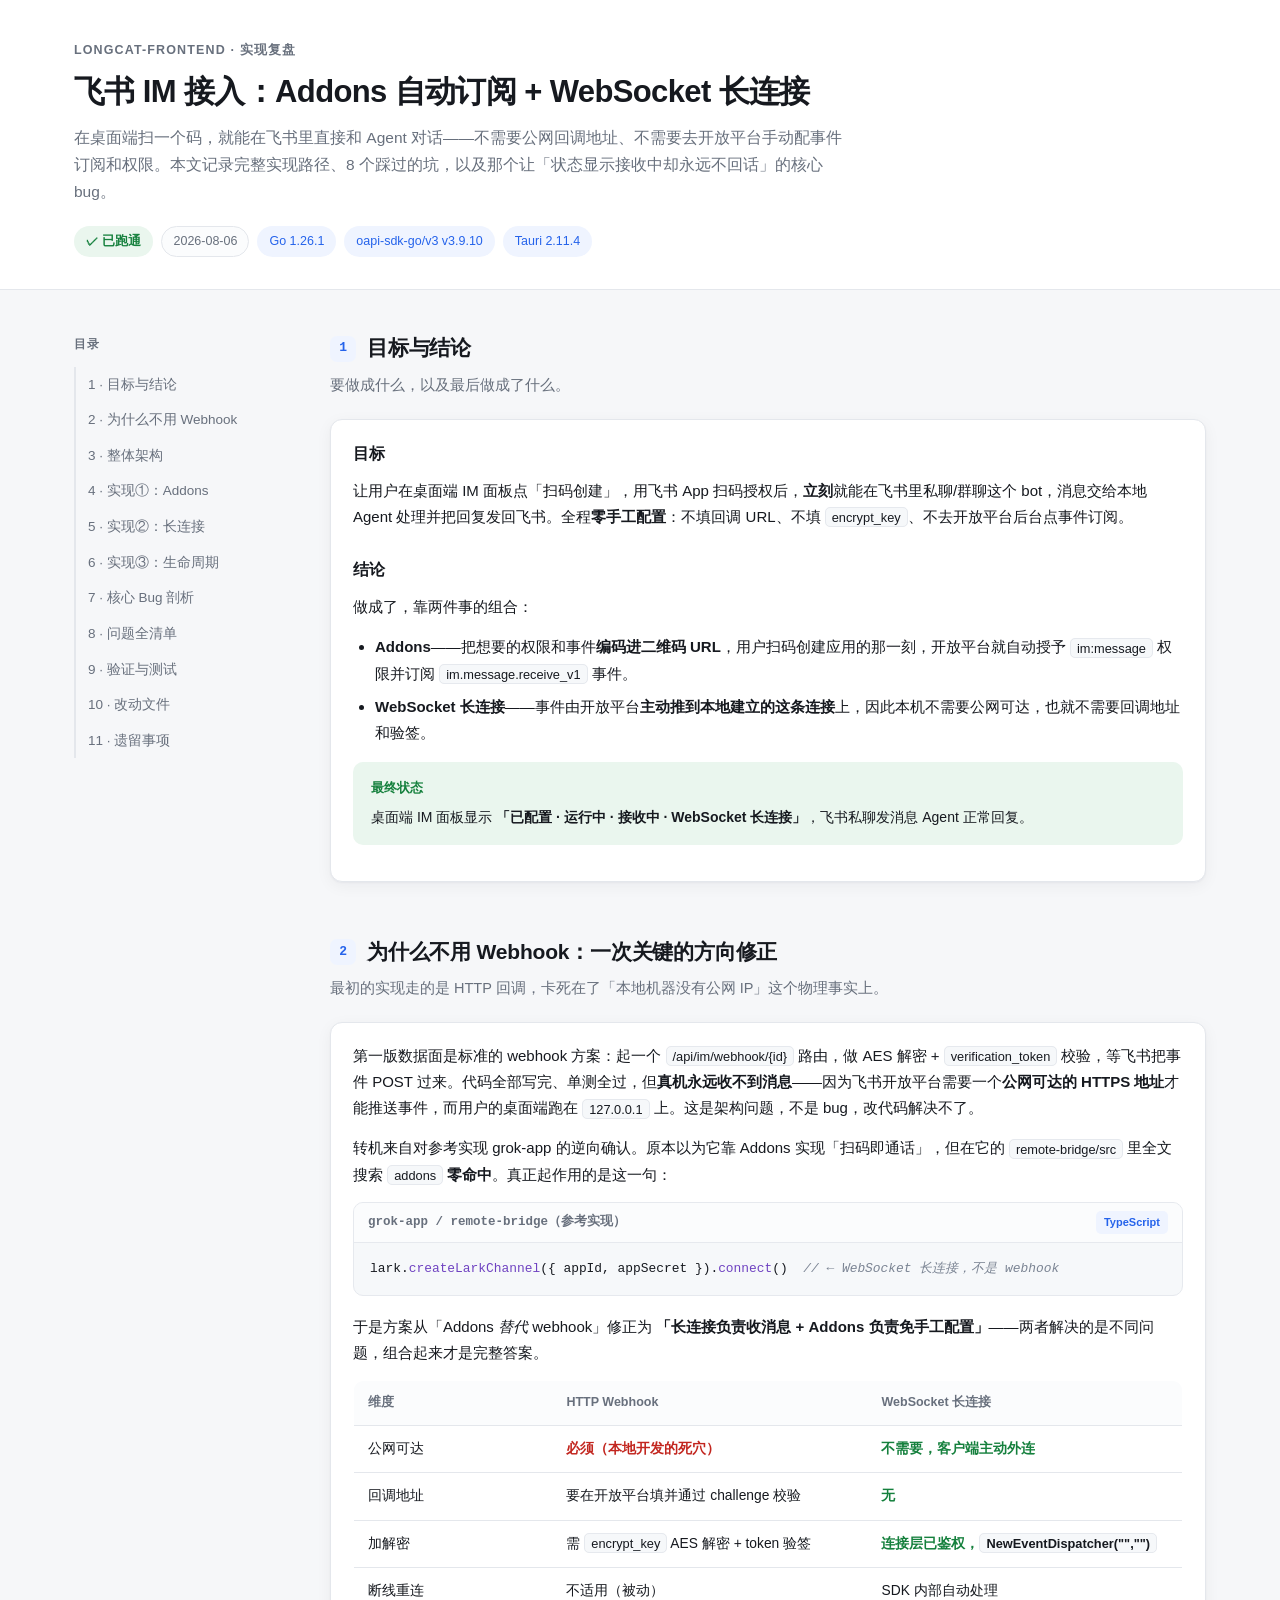
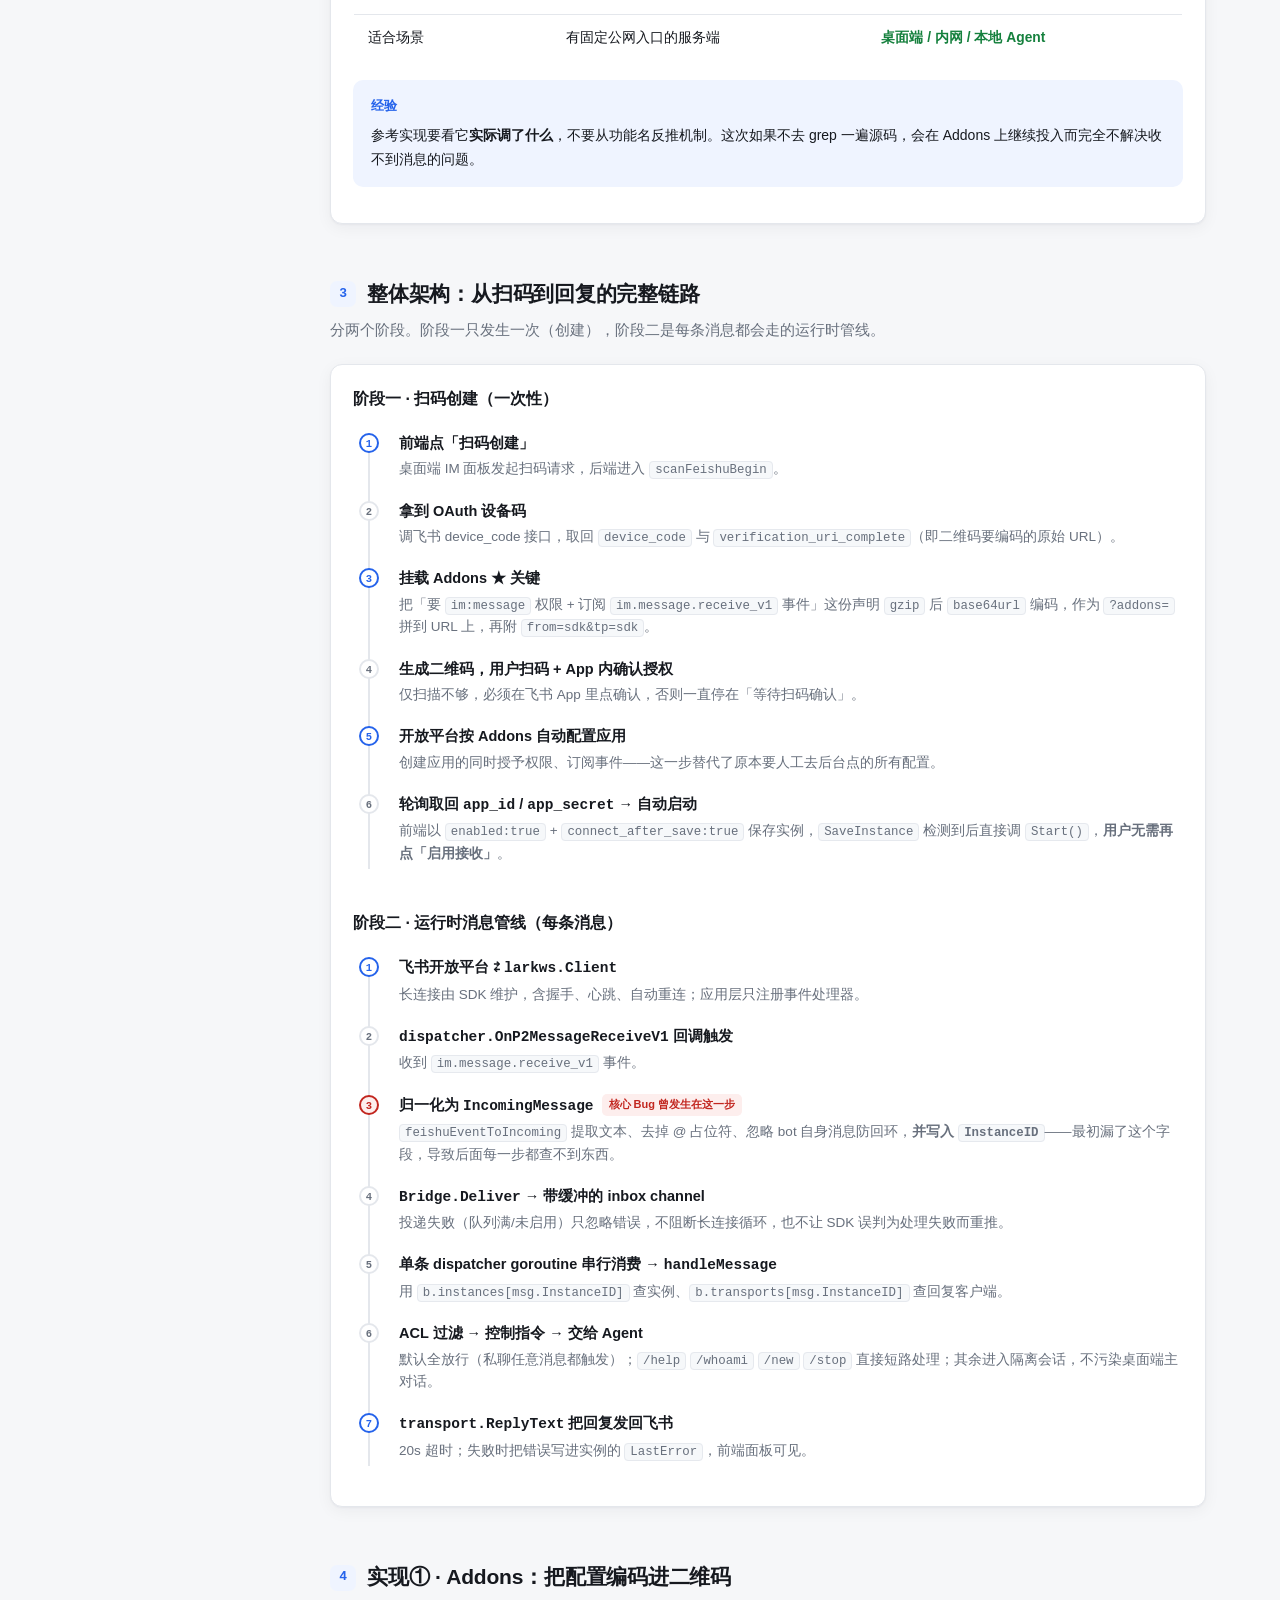
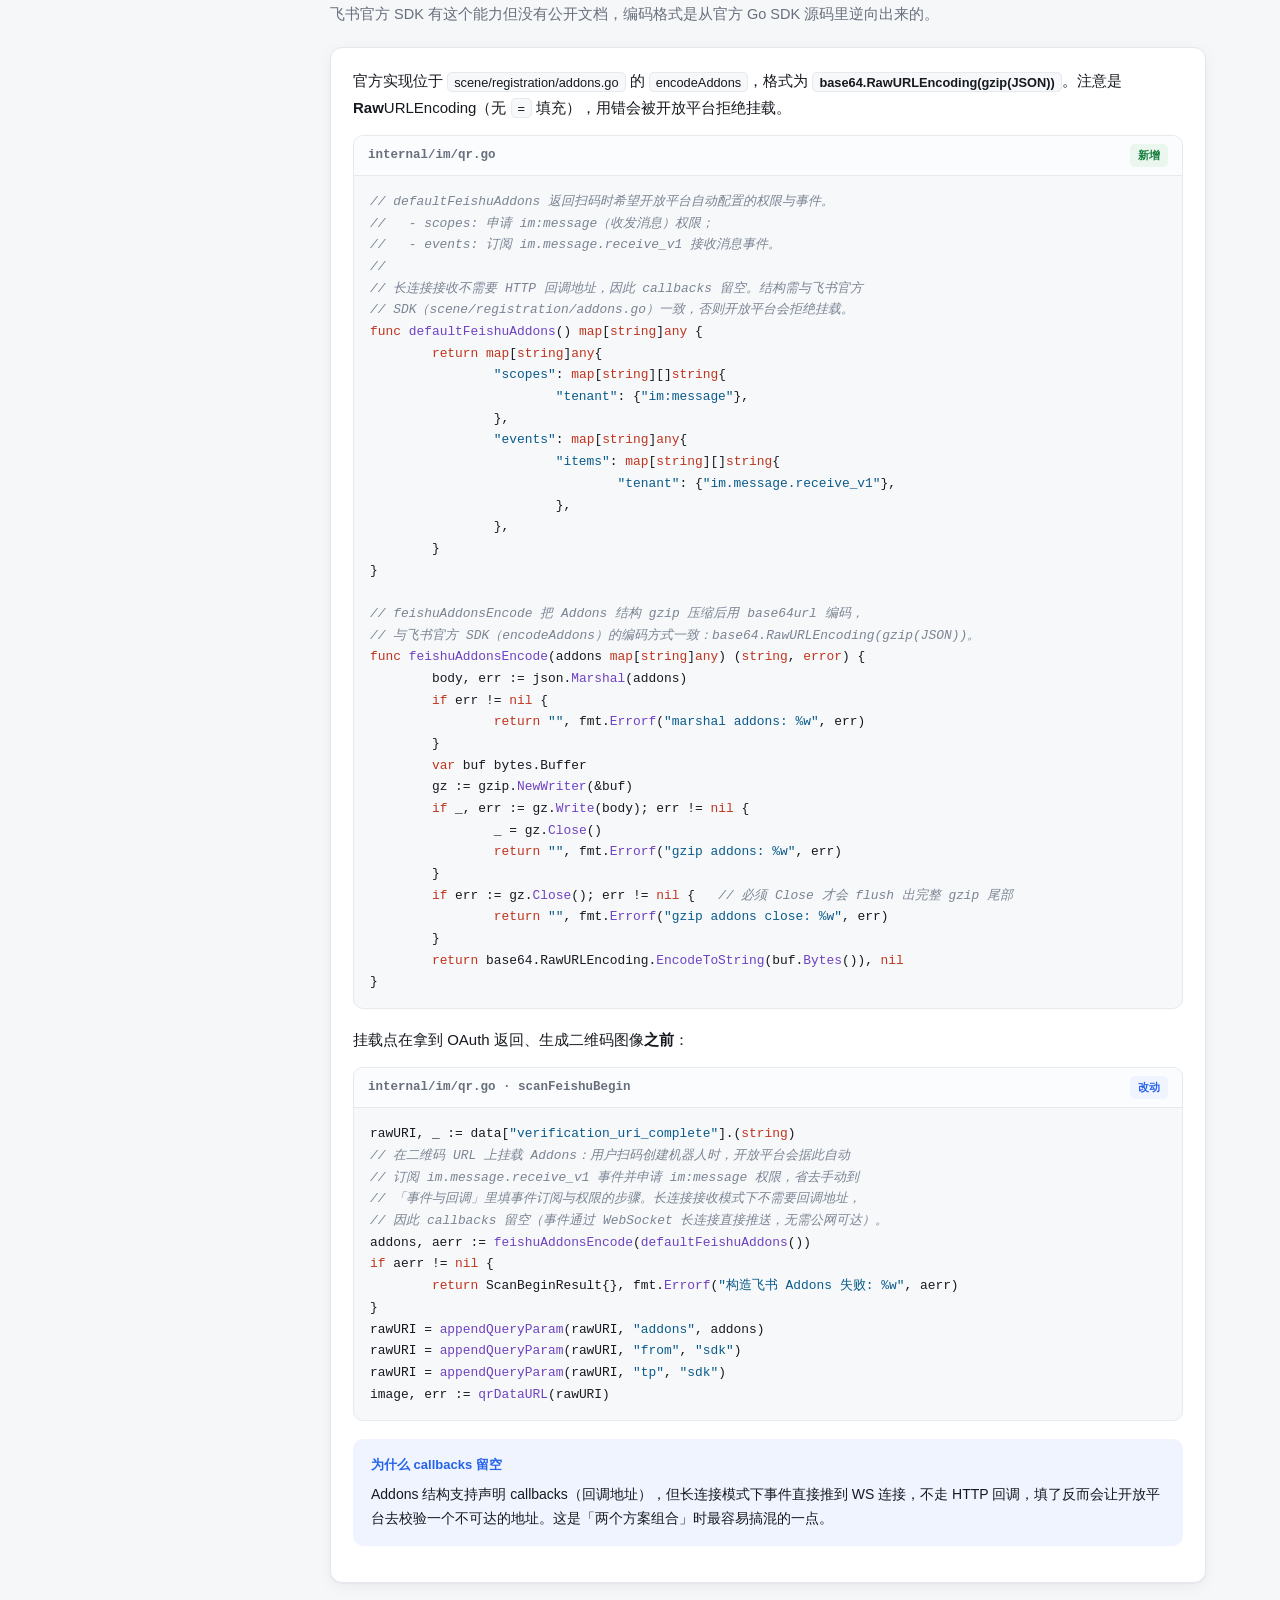
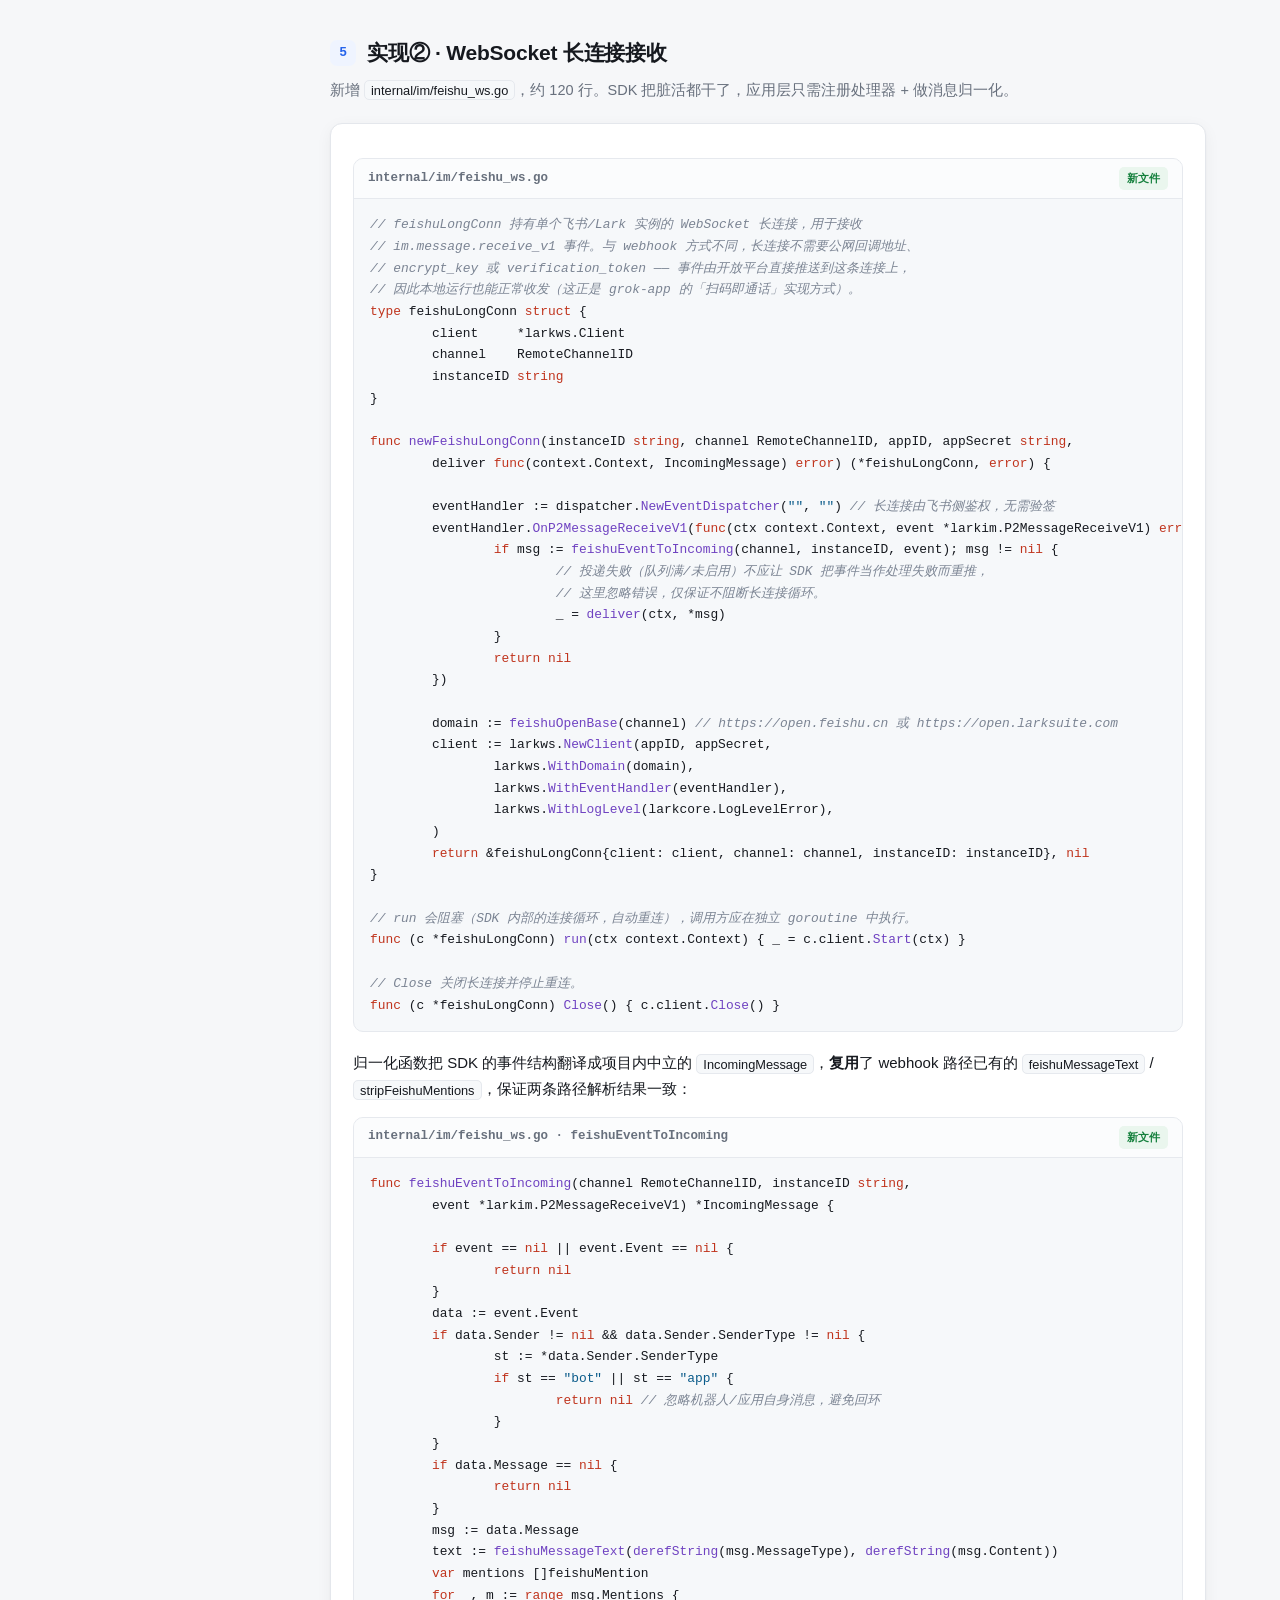
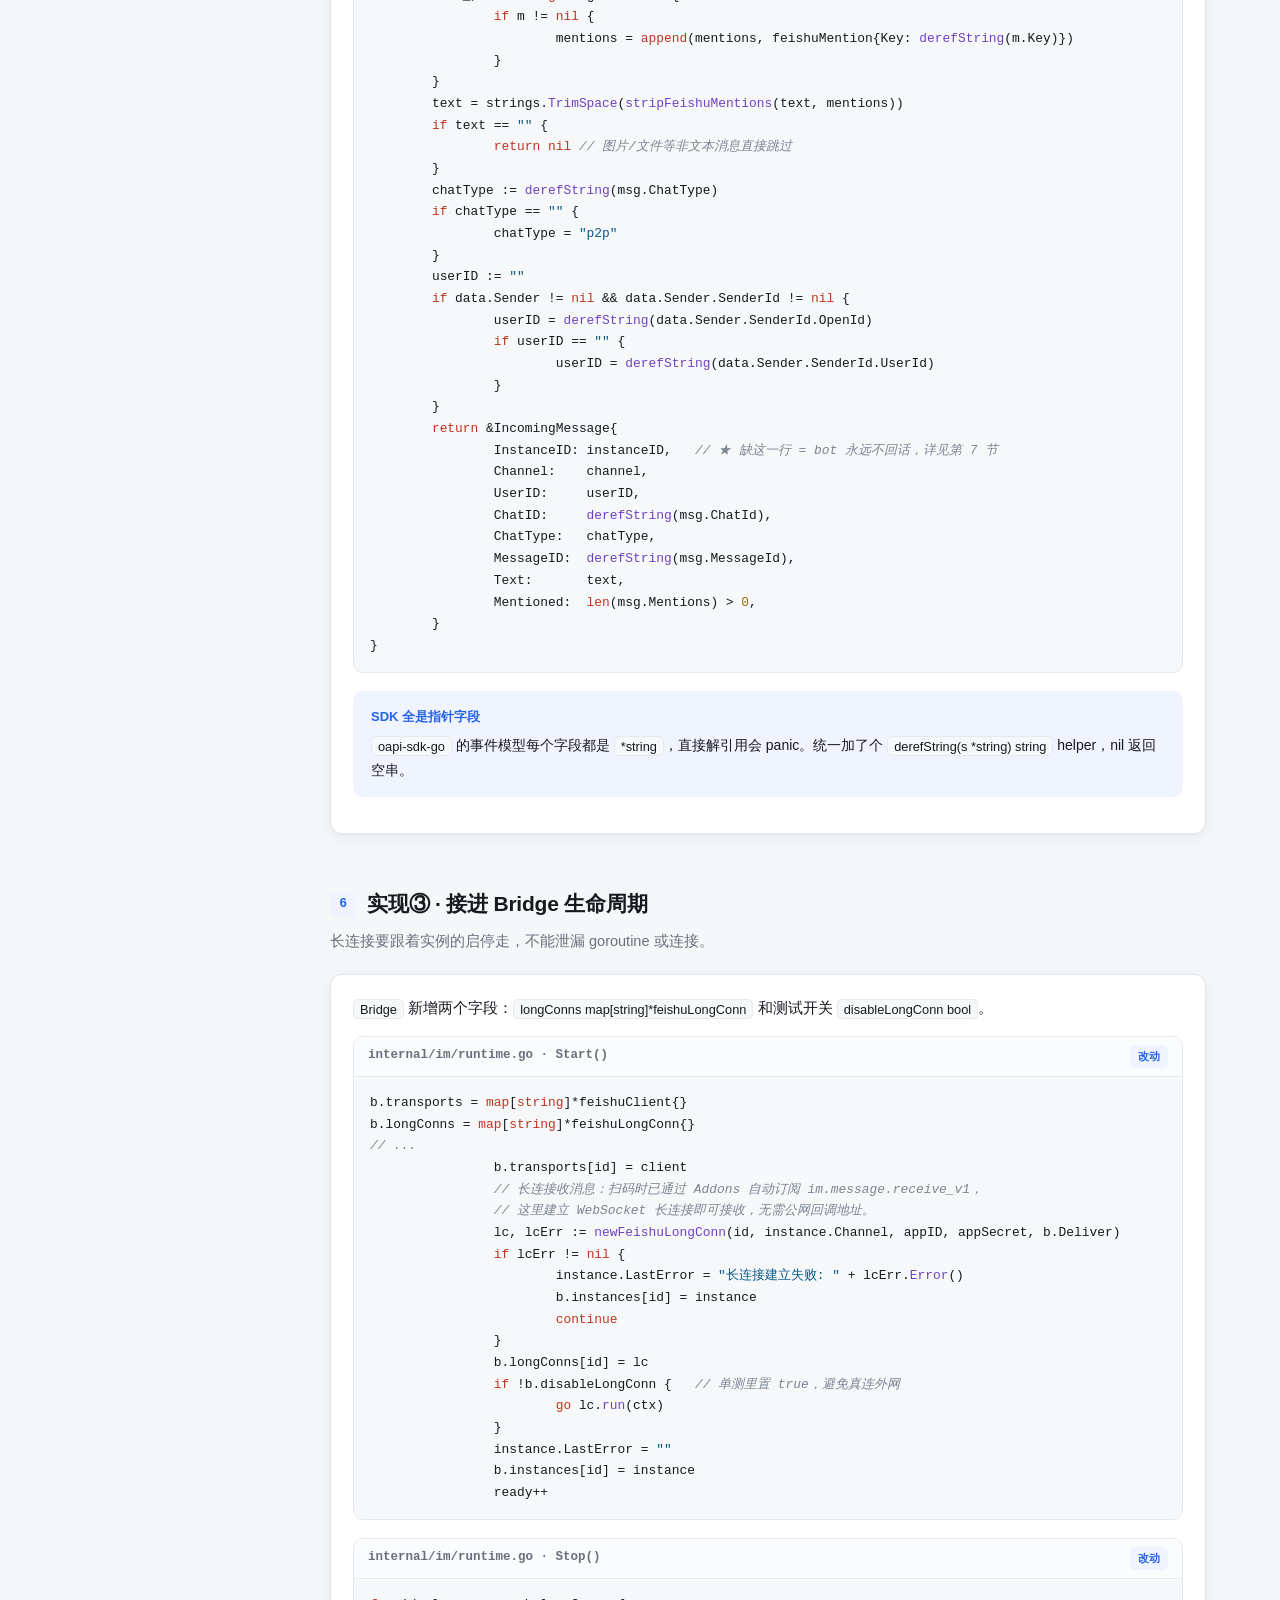
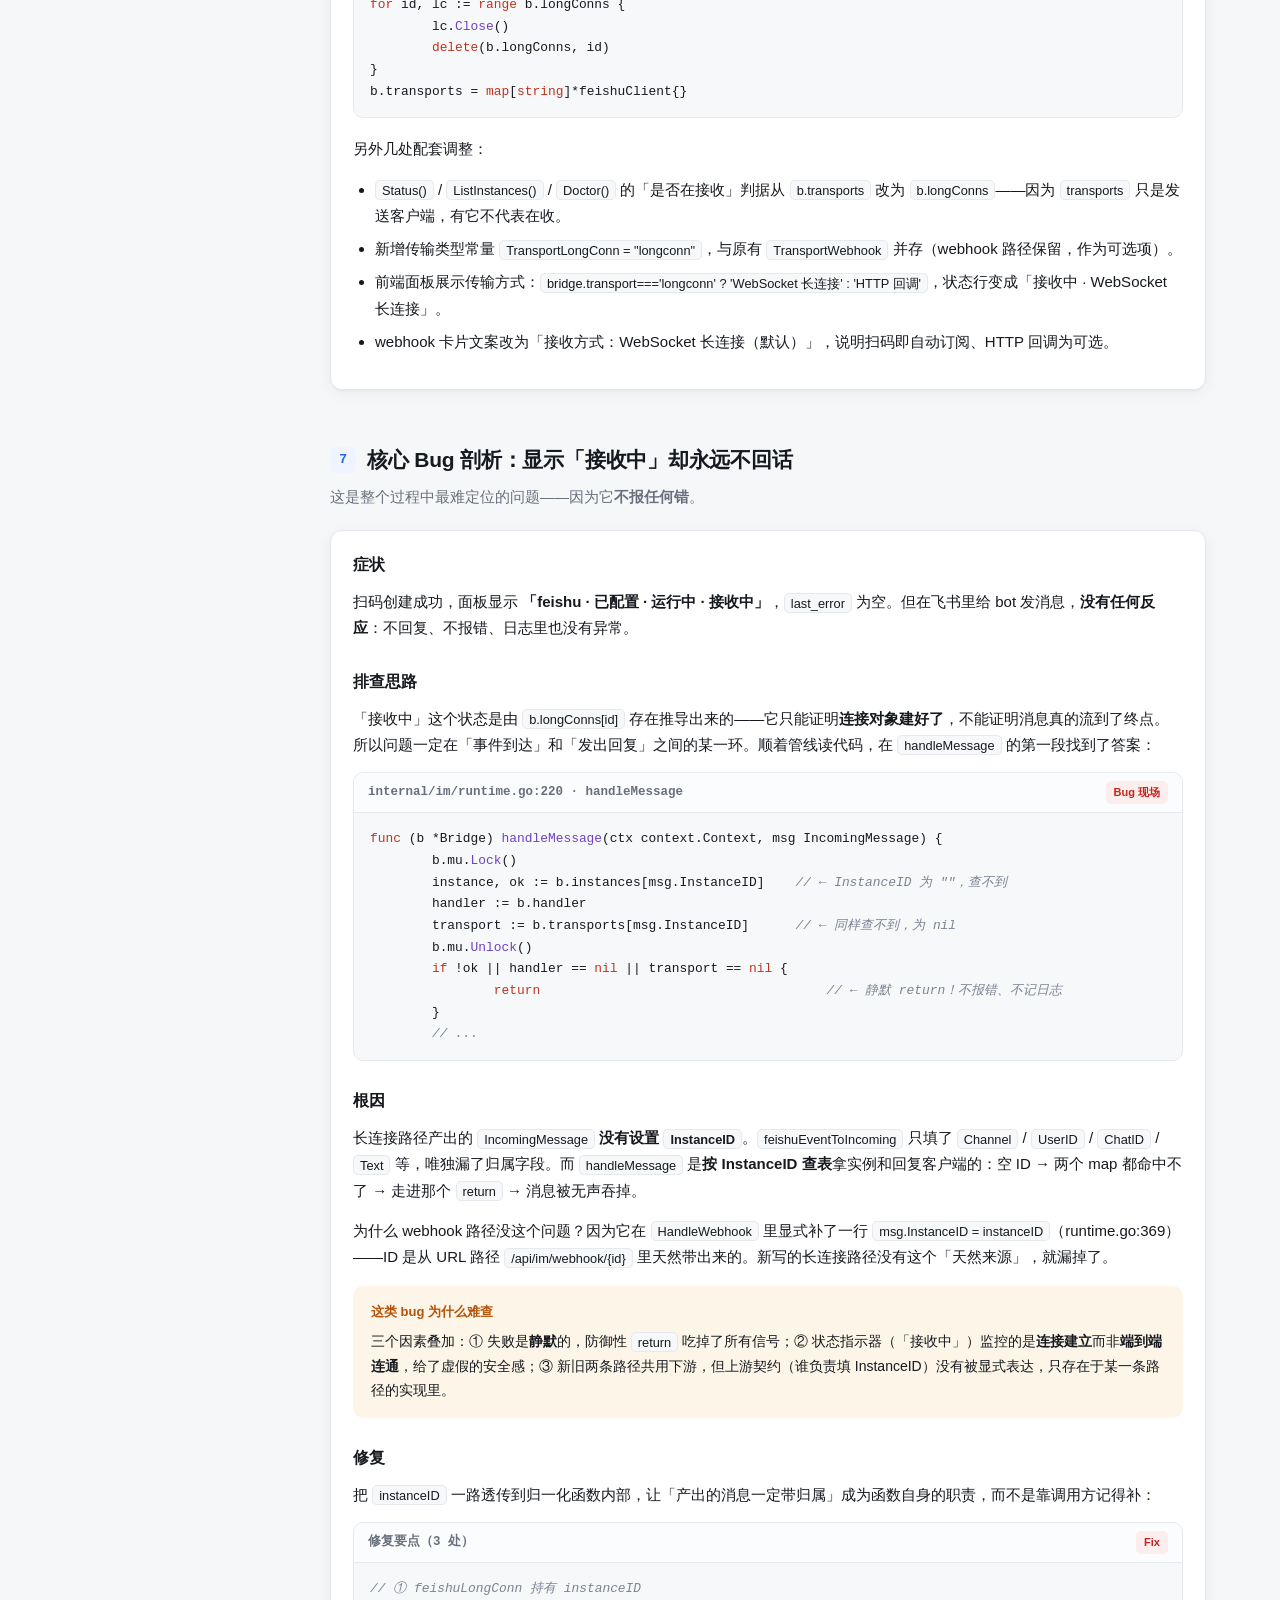
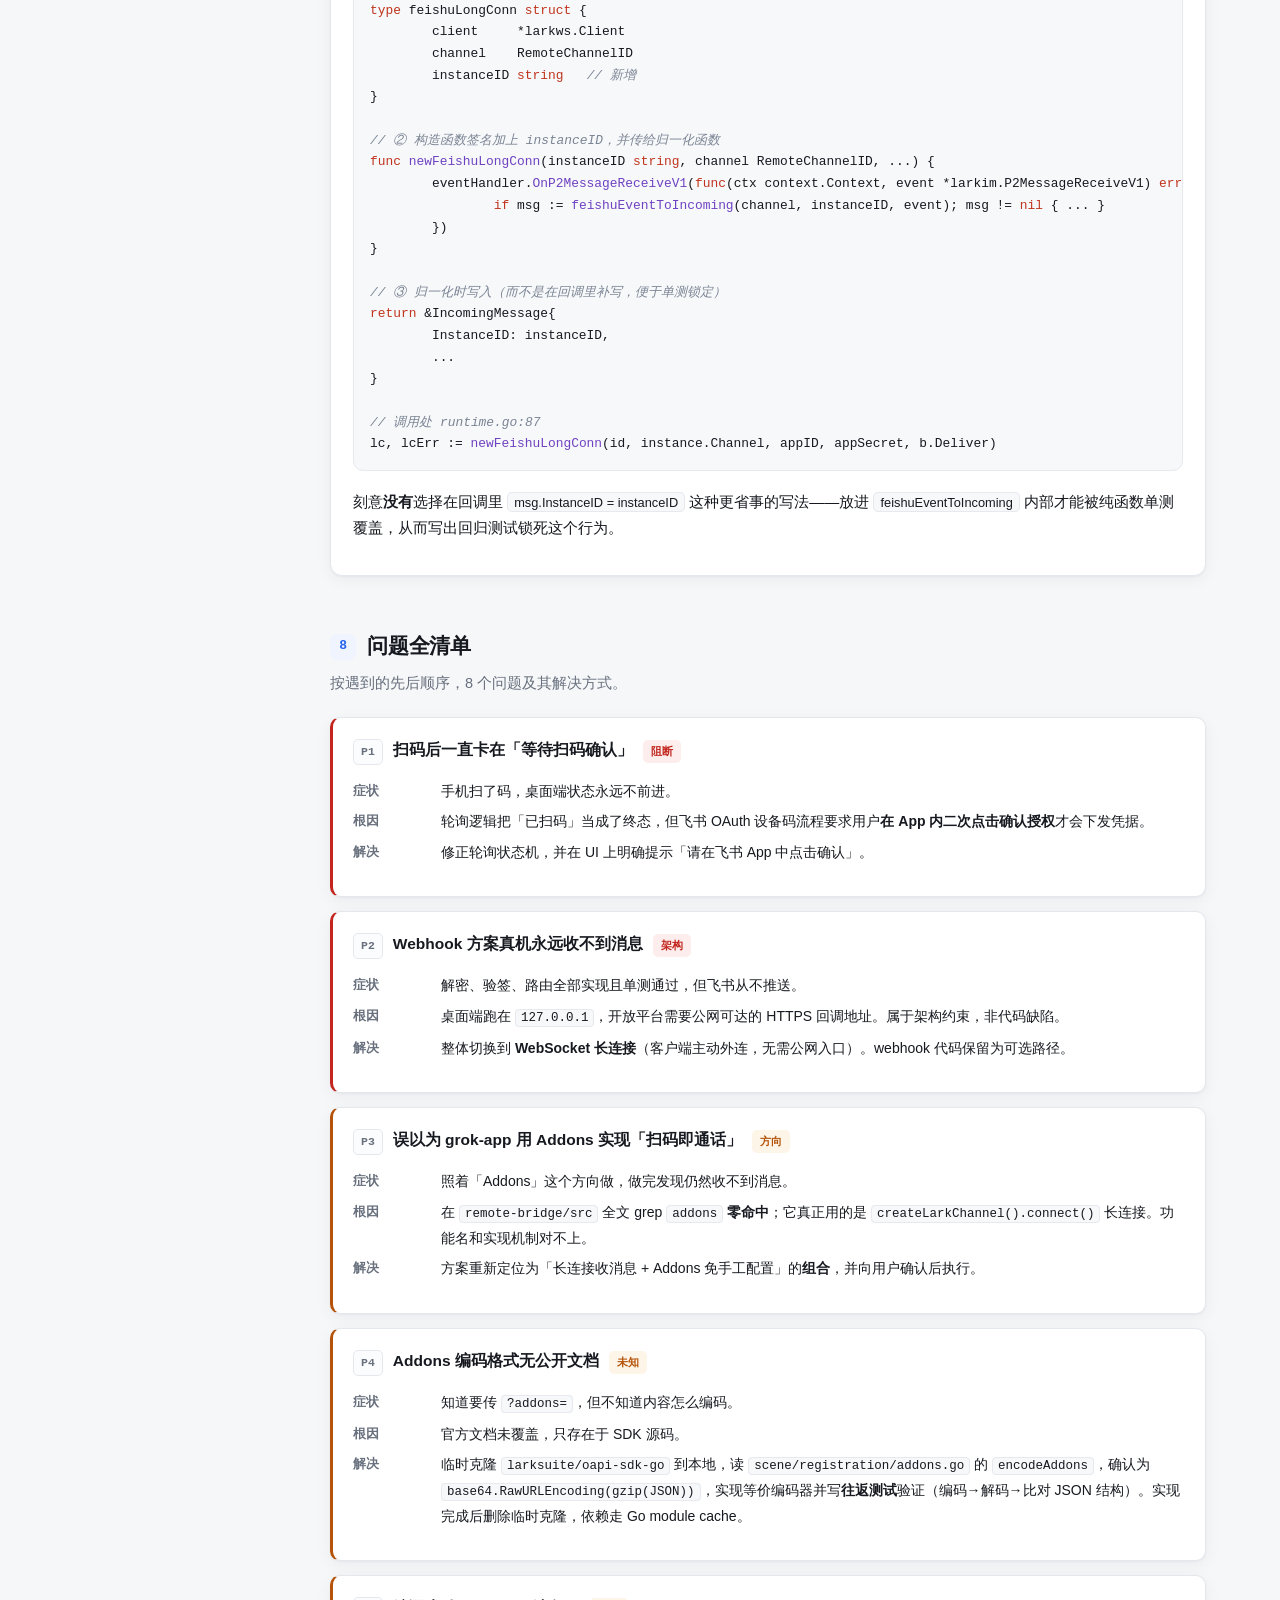
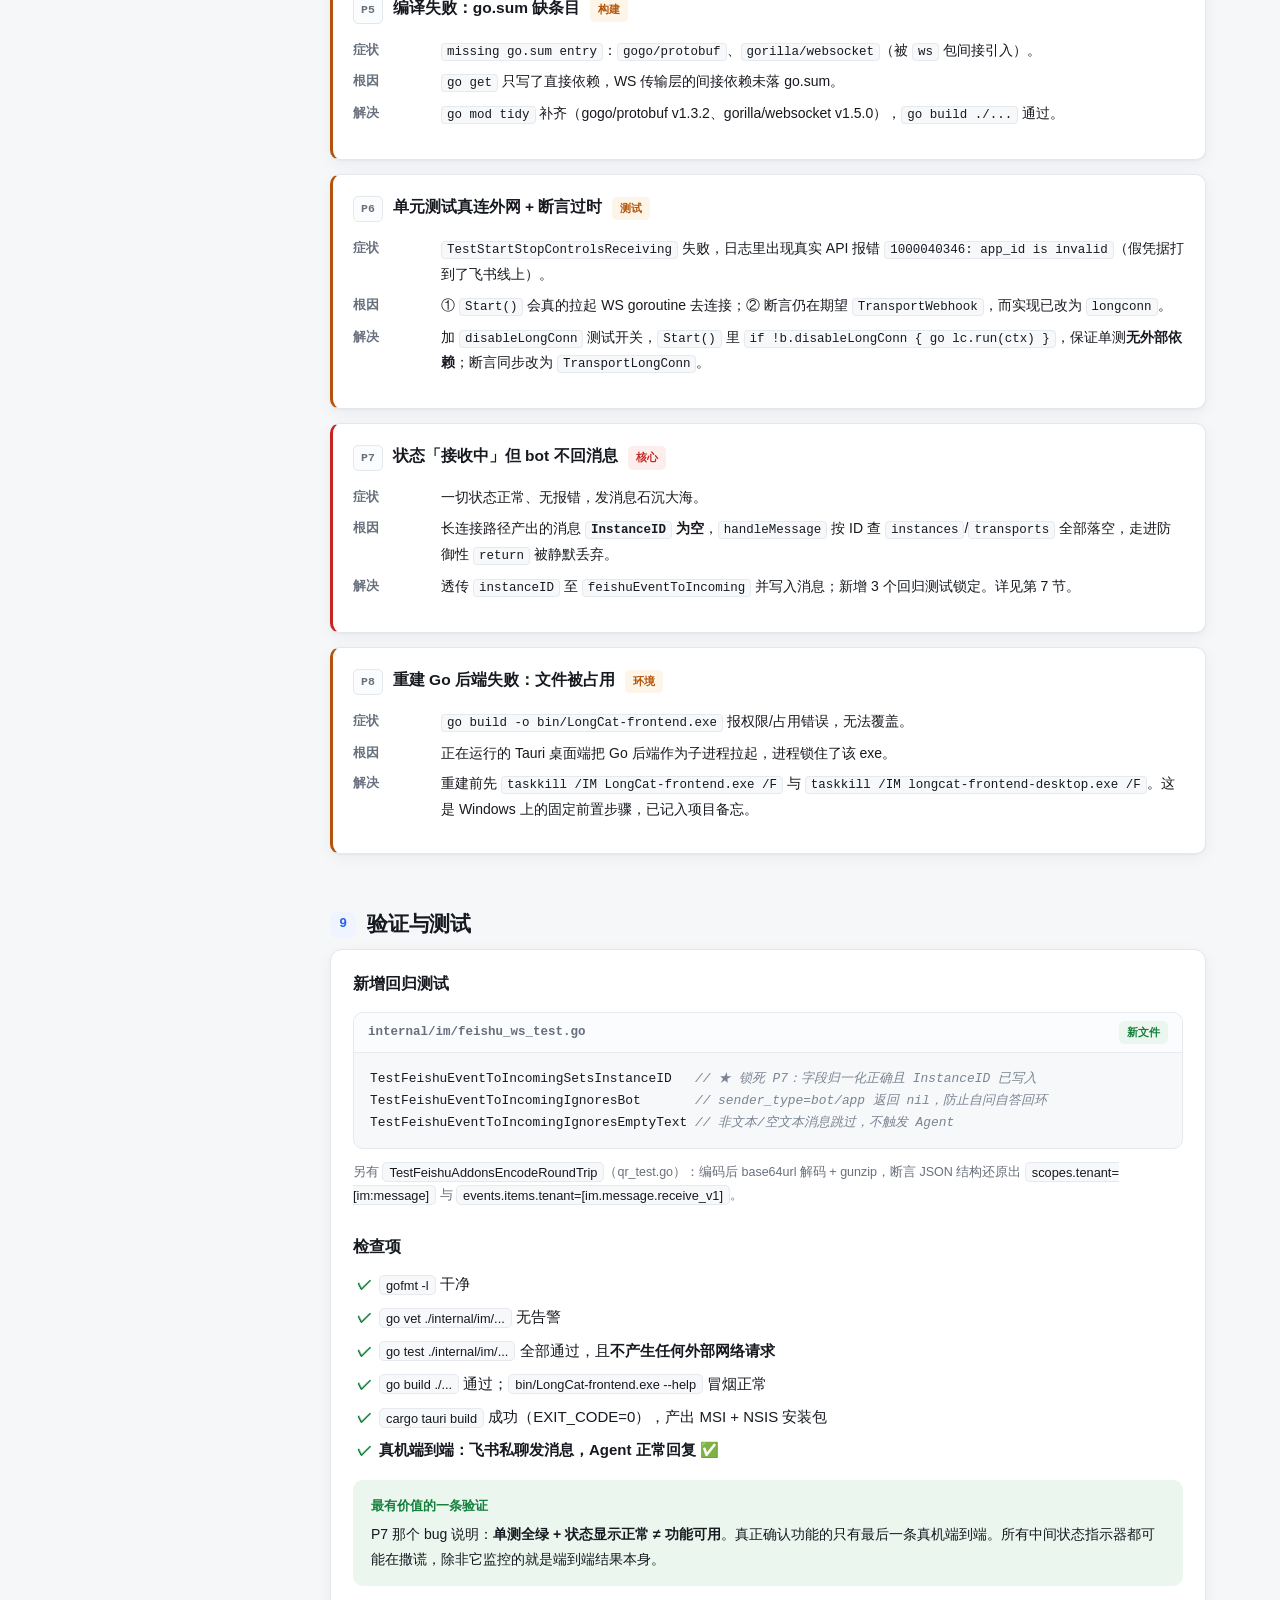
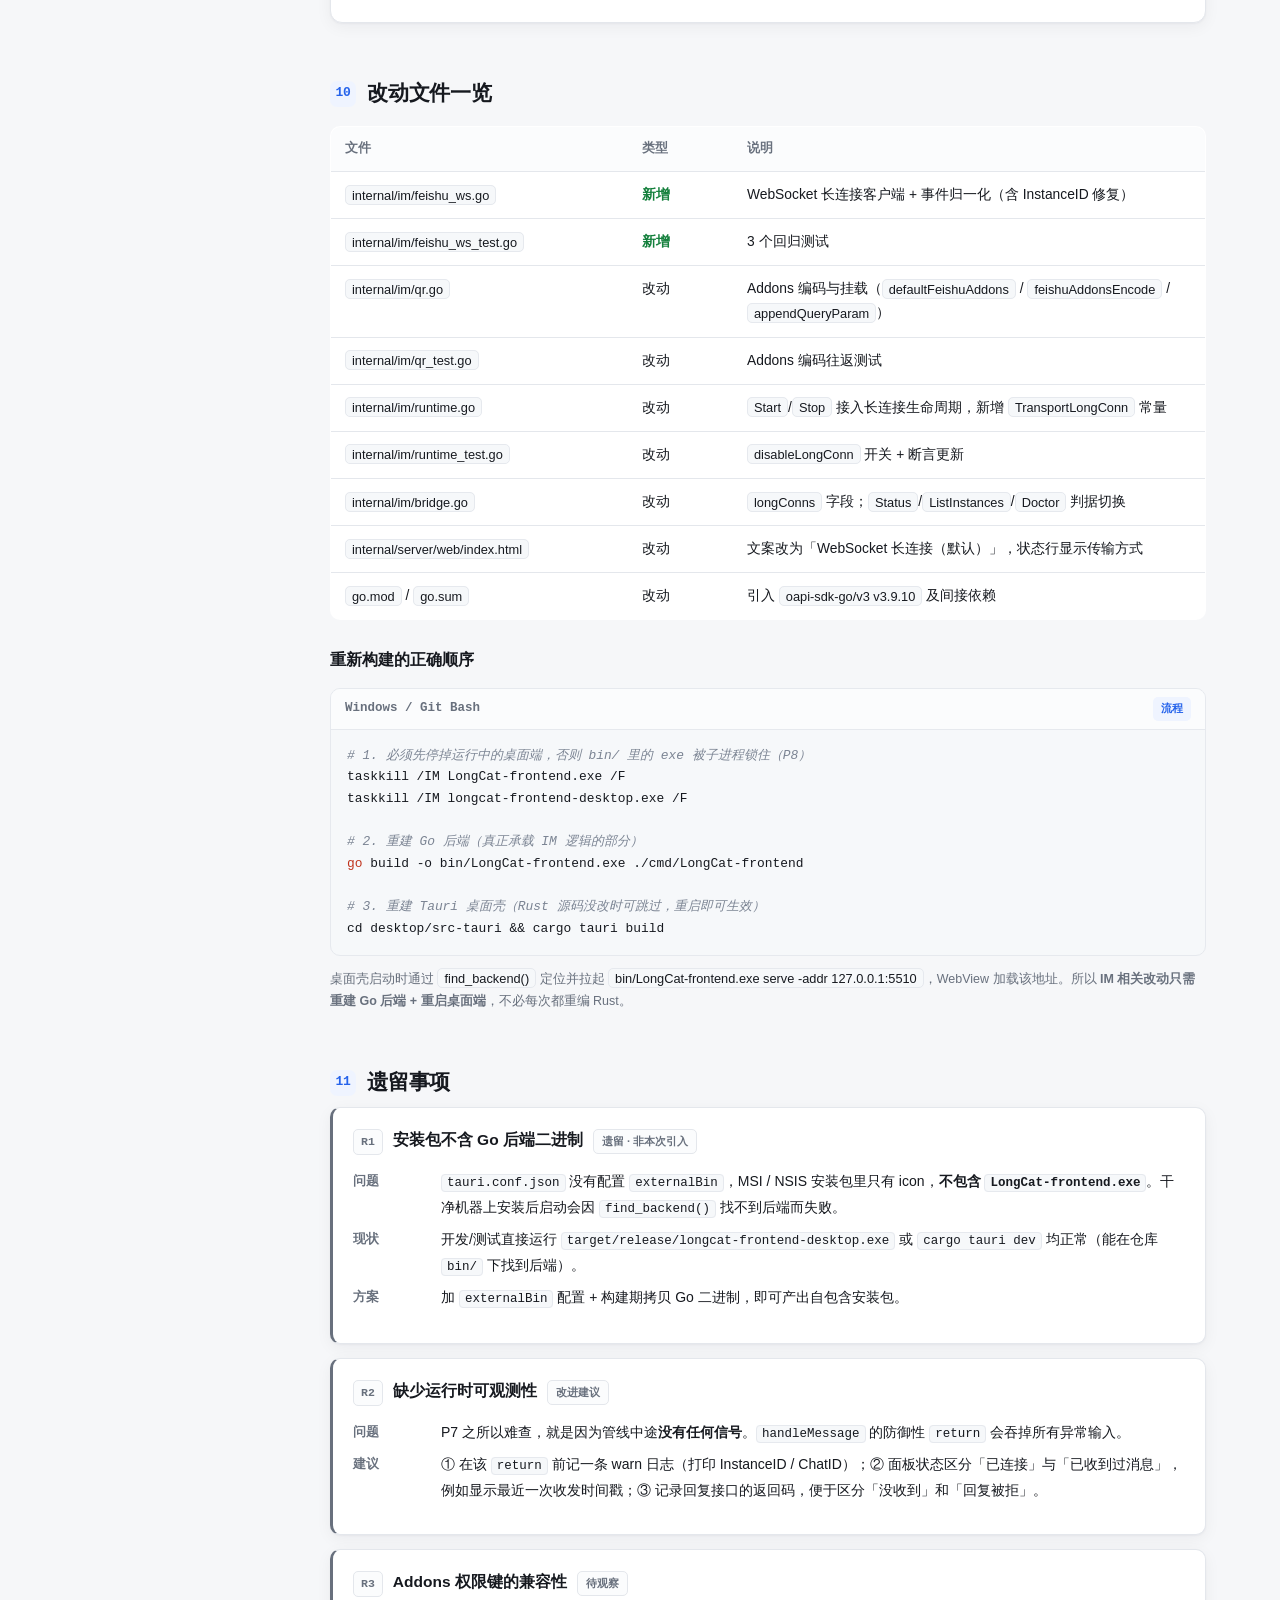
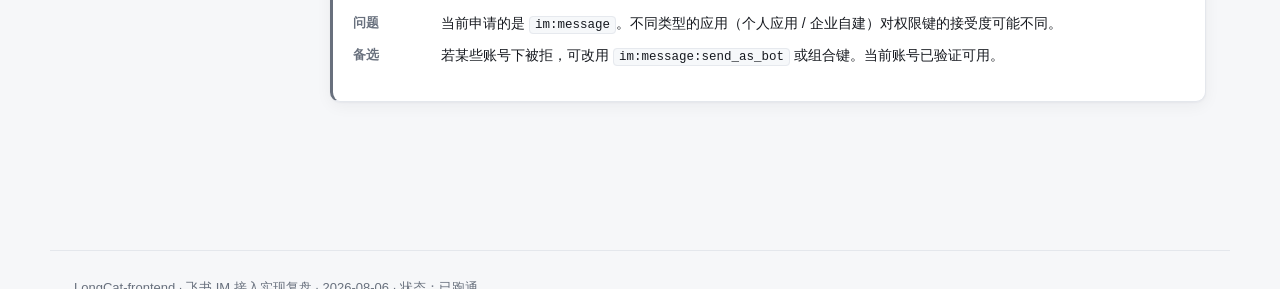
<file: docs/feishu-im-longconn.html>
<!DOCTYPE html>
<html lang="zh-CN">
<head>
<meta charset="UTF-8">
<meta name="viewport" content="width=device-width, initial-scale=1.0">
<title>飞书 IM 接入实现复盘 · LongCat-frontend</title>
<style>
:root{
  --bg:#f6f7f9; --surface:#ffffff; --surface2:#fbfcfd; --border:#e4e7ec;
  --text:#16191f; --muted:#68707d; --accent:#2563eb; --accent-soft:#eff4ff;
  --ok:#15803d; --ok-soft:#eaf6ee; --warn:#b45309; --warn-soft:#fdf5e7; --err:#c2261f; --err-soft:#fdeeed;
  --code-bg:#f6f8fa; --code-border:#e6e9ee;
  --k:#c0341d; --s:#0a5b8a; --c:#7b8493; --fn:#6f42c1; --num:#986801;
  --shadow:0 1px 2px rgba(16,24,40,.04), 0 4px 16px rgba(16,24,40,.05);
}
@media (prefers-color-scheme: dark){
  :root{
    --bg:#0e1116; --surface:#161a21; --surface2:#1b2029; --border:#272d38;
    --text:#e5e8ee; --muted:#98a1b0; --accent:#6ea8ff; --accent-soft:#16233a;
    --ok:#68d391; --ok-soft:#15271d; --warn:#e3b341; --warn-soft:#2a2216; --err:#ff7b72; --err-soft:#2c1a19;
    --code-bg:#11151b; --code-border:#242a34;
    --k:#ff7b72; --s:#a5d6ff; --c:#8b949e; --fn:#d2a8ff; --num:#f2cc60;
    --shadow:0 1px 2px rgba(0,0,0,.3), 0 4px 18px rgba(0,0,0,.25);
  }
}
*{box-sizing:border-box}
html{scroll-behavior:smooth}
body{
  margin:0; background:var(--bg); color:var(--text);
  font-family:-apple-system,BlinkMacSystemFont,"Segoe UI","PingFang SC","Hiragino Sans GB","Microsoft YaHei",sans-serif;
  font-size:15px; line-height:1.75; -webkit-font-smoothing:antialiased;
}
code,pre,.mono{font-family:ui-monospace,SFMono-Regular,"SF Mono",Consolas,"Liberation Mono",Menlo,monospace}

/* ---------- layout ---------- */
.wrap{max-width:1180px;margin:0 auto;padding:0 24px 96px;display:grid;grid-template-columns:212px minmax(0,1fr);gap:44px}
@media(max-width:900px){.wrap{grid-template-columns:1fr;gap:0}.toc{display:none}}

header.hero{border-bottom:1px solid var(--border);background:var(--surface);margin-bottom:40px}
.hero-in{max-width:1180px;margin:0 auto;padding:40px 24px 32px}
.eyebrow{font-size:12.5px;letter-spacing:.09em;text-transform:uppercase;color:var(--muted);font-weight:600;margin-bottom:10px}
h1{margin:0 0 12px;font-size:31px;line-height:1.3;letter-spacing:-.02em;font-weight:700}
.sub{color:var(--muted);font-size:15.5px;max-width:780px;margin:0}
.badges{display:flex;flex-wrap:wrap;gap:8px;margin-top:20px}
.badge{font-size:12.5px;padding:4px 11px;border-radius:999px;border:1px solid var(--border);background:var(--surface2);color:var(--muted);font-weight:500}
.badge.ok{background:var(--ok-soft);color:var(--ok);border-color:transparent;font-weight:600}
.badge.ac{background:var(--accent-soft);color:var(--accent);border-color:transparent}

/* ---------- toc ---------- */
.toc{position:sticky;top:28px;align-self:start;max-height:calc(100vh - 56px);overflow:auto;padding-top:4px}
.toc-t{font-size:11.5px;letter-spacing:.09em;text-transform:uppercase;color:var(--muted);font-weight:700;margin-bottom:12px}
.toc a{display:block;padding:6px 0 6px 12px;color:var(--muted);text-decoration:none;font-size:13.5px;border-left:2px solid var(--border);transition:.15s}
.toc a:hover{color:var(--text);border-left-color:var(--accent)}

/* ---------- sections ---------- */
section{margin-bottom:52px;scroll-margin-top:24px}
h2{font-size:21px;font-weight:700;letter-spacing:-.01em;margin:0 0 6px;display:flex;align-items:center;gap:11px}
.h2n{flex:none;width:26px;height:26px;border-radius:7px;background:var(--accent-soft);color:var(--accent);font-size:13px;font-weight:700;display:grid;place-items:center;font-family:ui-monospace,monospace}
.lead{color:var(--muted);margin:0 0 20px;font-size:14.5px}
h3{font-size:16px;font-weight:650;margin:26px 0 10px}
p{margin:0 0 14px}
ul,ol{margin:0 0 14px;padding-left:22px}
li{margin-bottom:7px}
strong{font-weight:650}
a{color:var(--accent)}
.ic{background:var(--code-bg);border:1px solid var(--code-border);border-radius:5px;padding:1.5px 6px;font-size:12.8px;color:var(--text)}

/* ---------- card ---------- */
.card{background:var(--surface);border:1px solid var(--border);border-radius:12px;padding:20px 22px;margin-bottom:16px;box-shadow:var(--shadow)}
.card.tight{padding:16px 18px}

/* ---------- code ---------- */
.codebox{border:1px solid var(--code-border);border-radius:10px;overflow:hidden;margin:14px 0 18px;background:var(--code-bg)}
.codehead{display:flex;align-items:center;justify-content:space-between;gap:12px;padding:8px 14px;background:var(--surface2);border-bottom:1px solid var(--code-border);font-size:12.5px}
.codehead .f{font-family:ui-monospace,monospace;color:var(--muted);font-weight:600}
.codehead .tag{font-size:11px;padding:2px 8px;border-radius:5px;background:var(--accent-soft);color:var(--accent);font-weight:600}
.codehead .tag.new{background:var(--ok-soft);color:var(--ok)}
.codehead .tag.fix{background:var(--err-soft);color:var(--err)}
pre{margin:0;padding:15px 16px;overflow-x:auto;font-size:12.9px;line-height:1.68}
pre .k{color:var(--k)} pre .s{color:var(--s)} pre .c{color:var(--c);font-style:italic}
pre .fn{color:var(--fn)} pre .n{color:var(--num)}
pre .hl{background:var(--warn-soft);display:inline-block;width:100%;border-radius:3px}

/* ---------- pipeline ---------- */
.pipe{list-style:none;padding:0;margin:18px 0 6px;position:relative}
.pipe:before{content:"";position:absolute;left:15px;top:14px;bottom:14px;width:2px;background:var(--border)}
.pipe li{position:relative;padding:0 0 18px 46px;margin:0}
.pipe .dot{position:absolute;left:6px;top:2px;width:20px;height:20px;border-radius:50%;background:var(--surface);border:2px solid var(--border);display:grid;place-items:center;font-size:10.5px;font-weight:700;color:var(--muted);font-family:ui-monospace,monospace}
.pipe li.acc .dot{border-color:var(--accent);color:var(--accent)}
.pipe li.bug .dot{border-color:var(--err);color:var(--err);background:var(--err-soft)}
.pipe .t{font-weight:650;font-size:14.5px;margin-bottom:2px}
.pipe .d{color:var(--muted);font-size:13.5px;line-height:1.65}
.pipe .d code{font-size:12.4px;background:var(--code-bg);border:1px solid var(--code-border);border-radius:4px;padding:1px 5px}
.bugflag{display:inline-block;margin-left:8px;font-size:11px;font-weight:700;color:var(--err);background:var(--err-soft);padding:1.5px 7px;border-radius:5px;vertical-align:1.5px}

/* ---------- table ---------- */
.tbl{width:100%;border-collapse:collapse;font-size:13.8px;margin:14px 0 18px;background:var(--surface);border:1px solid var(--border);border-radius:10px;overflow:hidden}
.tbl th{text-align:left;padding:11px 14px;background:var(--surface2);font-weight:650;font-size:12.5px;color:var(--muted);border-bottom:1px solid var(--border)}
.tbl td{padding:11px 14px;border-bottom:1px solid var(--border);vertical-align:top}
.tbl tr:last-child td{border-bottom:none}
.yes{color:var(--ok);font-weight:650}
.no{color:var(--err);font-weight:650}

/* ---------- problem ---------- */
.prob{background:var(--surface);border:1px solid var(--border);border-left:3px solid var(--err);border-radius:10px;padding:18px 20px;margin-bottom:14px;box-shadow:var(--shadow)}
.prob.minor{border-left-color:var(--warn)}
.prob.open{border-left-color:var(--muted)}
.prob-h{display:flex;align-items:baseline;gap:10px;flex-wrap:wrap;margin-bottom:12px}
.prob-n{font-family:ui-monospace,monospace;font-size:11.5px;font-weight:700;color:var(--muted);background:var(--surface2);border:1px solid var(--border);padding:2px 7px;border-radius:5px}
.prob-t{font-weight:680;font-size:15.5px}
.sev{font-size:11px;font-weight:700;padding:2px 8px;border-radius:5px;background:var(--err-soft);color:var(--err)}
.sev.m{background:var(--warn-soft);color:var(--warn)}
.sev.o{background:var(--surface2);color:var(--muted);border:1px solid var(--border)}
.kv{display:grid;grid-template-columns:74px minmax(0,1fr);gap:6px 14px;font-size:14px}
.kv dt{color:var(--muted);font-size:12.5px;font-weight:650;padding-top:2px}
.kv dd{margin:0}
.kv code{background:var(--code-bg);border:1px solid var(--code-border);border-radius:4px;padding:1px 5px;font-size:12.5px}

/* ---------- callout ---------- */
.call{border-radius:10px;padding:14px 17px;margin:16px 0;font-size:14px;border:1px solid transparent}
.call.tip{background:var(--accent-soft);border-color:transparent;color:var(--text)}
.call.warn{background:var(--warn-soft);color:var(--text)}
.call.ok{background:var(--ok-soft);color:var(--text)}
.call .ct{font-weight:700;font-size:13px;margin-bottom:5px;display:block}
.call.tip .ct{color:var(--accent)} .call.warn .ct{color:var(--warn)} .call.ok .ct{color:var(--ok)}
.call p:last-child{margin-bottom:0}

/* ---------- misc ---------- */
.grid2{display:grid;grid-template-columns:1fr 1fr;gap:14px}
@media(max-width:700px){.grid2{grid-template-columns:1fr}}
.mini{font-size:12.5px;color:var(--muted);margin-top:-6px;margin-bottom:16px}
.chk{list-style:none;padding:0}
.chk li{padding-left:26px;position:relative}
.chk li:before{content:"✓";position:absolute;left:4px;color:var(--ok);font-weight:700}
.chk li.x:before{content:"○";color:var(--muted)}
footer{max-width:1180px;margin:0 auto;padding:26px 24px 0;border-top:1px solid var(--border);color:var(--muted);font-size:13px}
</style>
</head>
<body>

<header class="hero">
  <div class="hero-in">
    <div class="eyebrow">LongCat-frontend · 实现复盘</div>
    <h1>飞书 IM 接入：Addons 自动订阅 + WebSocket 长连接</h1>
    <p class="sub">在桌面端扫一个码，就能在飞书里直接和 Agent 对话——不需要公网回调地址、不需要去开放平台手动配事件订阅和权限。本文记录完整实现路径、8 个踩过的坑，以及那个让「状态显示接收中却永远不回话」的核心 bug。</p>
    <div class="badges">
      <span class="badge ok">✓ 已跑通</span>
      <span class="badge">2026-08-06</span>
      <span class="badge ac">Go 1.26.1</span>
      <span class="badge ac">oapi-sdk-go/v3 v3.9.10</span>
      <span class="badge ac">Tauri 2.11.4</span>
    </div>
  </div>
</header>

<div class="wrap">
  <nav class="toc">
    <div class="toc-t">目录</div>
    <a href="#goal">1 · 目标与结论</a>
    <a href="#why">2 · 为什么不用 Webhook</a>
    <a href="#arch">3 · 整体架构</a>
    <a href="#impl1">4 · 实现①：Addons</a>
    <a href="#impl2">5 · 实现②：长连接</a>
    <a href="#impl3">6 · 实现③：生命周期</a>
    <a href="#bug">7 · 核心 Bug 剖析</a>
    <a href="#problems">8 · 问题全清单</a>
    <a href="#verify">9 · 验证与测试</a>
    <a href="#files">10 · 改动文件</a>
    <a href="#todo">11 · 遗留事项</a>
  </nav>

  <main>

  <!-- 1 -->
  <section id="goal">
    <h2><span class="h2n">1</span>目标与结论</h2>
    <p class="lead">要做成什么，以及最后做成了什么。</p>

    <div class="card">
      <h3 style="margin-top:0">目标</h3>
      <p>让用户在桌面端 IM 面板点「扫码创建」，用飞书 App 扫码授权后，<strong>立刻</strong>就能在飞书里私聊/群聊这个 bot，消息交给本地 Agent 处理并把回复发回飞书。全程<strong>零手工配置</strong>：不填回调 URL、不填 <span class="ic">encrypt_key</span>、不去开放平台后台点事件订阅。</p>

      <h3>结论</h3>
      <p>做成了，靠两件事的组合：</p>
      <ul>
        <li><strong>Addons</strong>——把想要的权限和事件<strong>编码进二维码 URL</strong>，用户扫码创建应用的那一刻，开放平台就自动授予 <span class="ic">im:message</span> 权限并订阅 <span class="ic">im.message.receive_v1</span> 事件。</li>
        <li><strong>WebSocket 长连接</strong>——事件由开放平台<strong>主动推到本地建立的这条连接</strong>上，因此本机不需要公网可达，也就不需要回调地址和验签。</li>
      </ul>
      <div class="call ok"><span class="ct">最终状态</span>
        <p>桌面端 IM 面板显示 <strong>「已配置 · 运行中 · 接收中 · WebSocket 长连接」</strong>，飞书私聊发消息 Agent 正常回复。</p>
      </div>
    </div>
  </section>

  <!-- 2 -->
  <section id="why">
    <h2><span class="h2n">2</span>为什么不用 Webhook：一次关键的方向修正</h2>
    <p class="lead">最初的实现走的是 HTTP 回调，卡死在了「本地机器没有公网 IP」这个物理事实上。</p>

    <div class="card">
      <p>第一版数据面是标准的 webhook 方案：起一个 <span class="ic">/api/im/webhook/{id}</span> 路由，做 AES 解密 + <span class="ic">verification_token</span> 校验，等飞书把事件 POST 过来。代码全部写完、单测全过，但<strong>真机永远收不到消息</strong>——因为飞书开放平台需要一个<strong>公网可达的 HTTPS 地址</strong>才能推送事件，而用户的桌面端跑在 <span class="ic">127.0.0.1</span> 上。这是架构问题，不是 bug，改代码解决不了。</p>

      <p>转机来自对参考实现 grok-app 的逆向确认。原本以为它靠 Addons 实现「扫码即通话」，但在它的 <span class="ic">remote-bridge/src</span> 里全文搜索 <span class="ic">addons</span> <strong>零命中</strong>。真正起作用的是这一句：</p>

      <div class="codebox">
        <div class="codehead"><span class="f">grok-app / remote-bridge（参考实现）</span><span class="tag">TypeScript</span></div>
        <pre><code class="go">lark.createLarkChannel({ appId, appSecret }).connect()  // ← WebSocket 长连接，不是 webhook</code></pre>
      </div>

      <p>于是方案从「Addons <em>替代</em> webhook」修正为 <strong>「长连接负责收消息 + Addons 负责免手工配置」</strong>——两者解决的是不同问题，组合起来才是完整答案。</p>

      <table class="tbl">
        <thead><tr><th style="width:24%">维度</th><th style="width:38%">HTTP Webhook</th><th style="width:38%">WebSocket 长连接</th></tr></thead>
        <tbody>
          <tr><td>公网可达</td><td class="no">必须（本地开发的死穴）</td><td class="yes">不需要，客户端主动外连</td></tr>
          <tr><td>回调地址</td><td>要在开放平台填并通过 challenge 校验</td><td class="yes">无</td></tr>
          <tr><td>加解密</td><td>需 <span class="ic">encrypt_key</span> AES 解密 + token 验签</td><td class="yes">连接层已鉴权，<span class="ic">NewEventDispatcher("","")</span></td></tr>
          <tr><td>断线重连</td><td>不适用（被动）</td><td>SDK 内部自动处理</td></tr>
          <tr><td>适合场景</td><td>有固定公网入口的服务端</td><td class="yes">桌面端 / 内网 / 本地 Agent</td></tr>
        </tbody>
      </table>

      <div class="call tip"><span class="ct">经验</span>
        <p>参考实现要看它<strong>实际调了什么</strong>，不要从功能名反推机制。这次如果不去 grep 一遍源码，会在 Addons 上继续投入而完全不解决收不到消息的问题。</p>
      </div>
    </div>
  </section>

  <!-- 3 -->
  <section id="arch">
    <h2><span class="h2n">3</span>整体架构：从扫码到回复的完整链路</h2>
    <p class="lead">分两个阶段。阶段一只发生一次（创建），阶段二是每条消息都会走的运行时管线。</p>

    <div class="card">
      <h3 style="margin-top:0">阶段一 · 扫码创建（一次性）</h3>
      <ul class="pipe">
        <li class="acc"><span class="dot">1</span>
          <div class="t">前端点「扫码创建」</div>
          <div class="d">桌面端 IM 面板发起扫码请求，后端进入 <code>scanFeishuBegin</code>。</div>
        </li>
        <li><span class="dot">2</span>
          <div class="t">拿到 OAuth 设备码</div>
          <div class="d">调飞书 device_code 接口，取回 <code>device_code</code> 与 <code>verification_uri_complete</code>（即二维码要编码的原始 URL）。</div>
        </li>
        <li class="acc"><span class="dot">3</span>
          <div class="t">挂载 Addons ★ 关键</div>
          <div class="d">把「要 <code>im:message</code> 权限 + 订阅 <code>im.message.receive_v1</code> 事件」这份声明 <code>gzip</code> 后 <code>base64url</code> 编码，作为 <code>?addons=</code> 拼到 URL 上，再附 <code>from=sdk&amp;tp=sdk</code>。</div>
        </li>
        <li><span class="dot">4</span>
          <div class="t">生成二维码，用户扫码 + App 内确认授权</div>
          <div class="d">仅扫描不够，必须在飞书 App 里点确认，否则一直停在「等待扫码确认」。</div>
        </li>
        <li class="acc"><span class="dot">5</span>
          <div class="t">开放平台按 Addons 自动配置应用</div>
          <div class="d">创建应用的同时授予权限、订阅事件——这一步替代了原本要人工去后台点的所有配置。</div>
        </li>
        <li><span class="dot">6</span>
          <div class="t">轮询取回 <code>app_id</code> / <code>app_secret</code> → 自动启动</div>
          <div class="d">前端以 <code>enabled:true</code> + <code>connect_after_save:true</code> 保存实例，<code>SaveInstance</code> 检测到后直接调 <code>Start()</code>，<strong>用户无需再点「启用接收」</strong>。</div>
        </li>
      </ul>

      <h3>阶段二 · 运行时消息管线（每条消息）</h3>
      <ul class="pipe">
        <li class="acc"><span class="dot">1</span>
          <div class="t">飞书开放平台 ⇄ <code>larkws.Client</code></div>
          <div class="d">长连接由 SDK 维护，含握手、心跳、自动重连；应用层只注册事件处理器。</div>
        </li>
        <li><span class="dot">2</span>
          <div class="t"><code>dispatcher.OnP2MessageReceiveV1</code> 回调触发</div>
          <div class="d">收到 <code>im.message.receive_v1</code> 事件。</div>
        </li>
        <li class="bug"><span class="dot">3</span>
          <div class="t">归一化为 <code>IncomingMessage</code><span class="bugflag">核心 Bug 曾发生在这一步</span></div>
          <div class="d"><code>feishuEventToIncoming</code> 提取文本、去掉 @ 占位符、忽略 bot 自身消息防回环，<strong>并写入 <code>InstanceID</code></strong>——最初漏了这个字段，导致后面每一步都查不到东西。</div>
        </li>
        <li><span class="dot">4</span>
          <div class="t"><code>Bridge.Deliver</code> → 带缓冲的 inbox channel</div>
          <div class="d">投递失败（队列满/未启用）只忽略错误，不阻断长连接循环，也不让 SDK 误判为处理失败而重推。</div>
        </li>
        <li><span class="dot">5</span>
          <div class="t">单条 dispatcher goroutine 串行消费 → <code>handleMessage</code></div>
          <div class="d">用 <code>b.instances[msg.InstanceID]</code> 查实例、<code>b.transports[msg.InstanceID]</code> 查回复客户端。</div>
        </li>
        <li><span class="dot">6</span>
          <div class="t">ACL 过滤 → 控制指令 → 交给 Agent</div>
          <div class="d">默认全放行（私聊任意消息都触发）；<code>/help</code> <code>/whoami</code> <code>/new</code> <code>/stop</code> 直接短路处理；其余进入隔离会话，不污染桌面端主对话。</div>
        </li>
        <li class="acc"><span class="dot">7</span>
          <div class="t"><code>transport.ReplyText</code> 把回复发回飞书</div>
          <div class="d">20s 超时；失败时把错误写进实例的 <code>LastError</code>，前端面板可见。</div>
        </li>
      </ul>
    </div>
  </section>

  <!-- 4 -->
  <section id="impl1">
    <h2><span class="h2n">4</span>实现① · Addons：把配置编码进二维码</h2>
    <p class="lead">飞书官方 SDK 有这个能力但没有公开文档，编码格式是从官方 Go SDK 源码里逆向出来的。</p>

    <div class="card">
      <p>官方实现位于 <span class="ic">scene/registration/addons.go</span> 的 <span class="ic">encodeAddons</span>，格式为 <strong><span class="ic">base64.RawURLEncoding(gzip(JSON))</span></strong>。注意是 <strong>Raw</strong>URLEncoding（无 <span class="ic">=</span> 填充），用错会被开放平台拒绝挂载。</p>

      <div class="codebox">
        <div class="codehead"><span class="f">internal/im/qr.go</span><span class="tag new">新增</span></div>
        <pre><code class="go">// defaultFeishuAddons 返回扫码时希望开放平台自动配置的权限与事件。
//   - scopes: 申请 im:message（收发消息）权限；
//   - events: 订阅 im.message.receive_v1 接收消息事件。
//
// 长连接接收不需要 HTTP 回调地址，因此 callbacks 留空。结构需与飞书官方
// SDK（scene/registration/addons.go）一致，否则开放平台会拒绝挂载。
func defaultFeishuAddons() map[string]any {
	return map[string]any{
		"scopes": map[string][]string{
			"tenant": {"im:message"},
		},
		"events": map[string]any{
			"items": map[string][]string{
				"tenant": {"im.message.receive_v1"},
			},
		},
	}
}

// feishuAddonsEncode 把 Addons 结构 gzip 压缩后用 base64url 编码，
// 与飞书官方 SDK（encodeAddons）的编码方式一致：base64.RawURLEncoding(gzip(JSON))。
func feishuAddonsEncode(addons map[string]any) (string, error) {
	body, err := json.Marshal(addons)
	if err != nil {
		return "", fmt.Errorf("marshal addons: %w", err)
	}
	var buf bytes.Buffer
	gz := gzip.NewWriter(&amp;buf)
	if _, err := gz.Write(body); err != nil {
		_ = gz.Close()
		return "", fmt.Errorf("gzip addons: %w", err)
	}
	if err := gz.Close(); err != nil {   // 必须 Close 才会 flush 出完整 gzip 尾部
		return "", fmt.Errorf("gzip addons close: %w", err)
	}
	return base64.RawURLEncoding.EncodeToString(buf.Bytes()), nil
}</code></pre>
      </div>

      <p>挂载点在拿到 OAuth 返回、生成二维码图像<strong>之前</strong>：</p>

      <div class="codebox">
        <div class="codehead"><span class="f">internal/im/qr.go · scanFeishuBegin</span><span class="tag">改动</span></div>
        <pre><code class="go">rawURI, _ := data["verification_uri_complete"].(string)
// 在二维码 URL 上挂载 Addons：用户扫码创建机器人时，开放平台会据此自动
// 订阅 im.message.receive_v1 事件并申请 im:message 权限，省去手动到
// 「事件与回调」里填事件订阅与权限的步骤。长连接接收模式下不需要回调地址，
// 因此 callbacks 留空（事件通过 WebSocket 长连接直接推送，无需公网可达）。
addons, aerr := feishuAddonsEncode(defaultFeishuAddons())
if aerr != nil {
	return ScanBeginResult{}, fmt.Errorf("构造飞书 Addons 失败: %w", aerr)
}
rawURI = appendQueryParam(rawURI, "addons", addons)
rawURI = appendQueryParam(rawURI, "from", "sdk")
rawURI = appendQueryParam(rawURI, "tp", "sdk")
image, err := qrDataURL(rawURI)</code></pre>
      </div>

      <div class="call tip"><span class="ct">为什么 callbacks 留空</span>
        <p>Addons 结构支持声明 callbacks（回调地址），但长连接模式下事件直接推到 WS 连接，不走 HTTP 回调，填了反而会让开放平台去校验一个不可达的地址。这是「两个方案组合」时最容易搞混的一点。</p>
      </div>
    </div>
  </section>

  <!-- 5 -->
  <section id="impl2">
    <h2><span class="h2n">5</span>实现② · WebSocket 长连接接收</h2>
    <p class="lead">新增 <span class="ic">internal/im/feishu_ws.go</span>，约 120 行。SDK 把脏活都干了，应用层只需注册处理器 + 做消息归一化。</p>

    <div class="card">
      <div class="codebox">
        <div class="codehead"><span class="f">internal/im/feishu_ws.go</span><span class="tag new">新文件</span></div>
        <pre><code class="go">// feishuLongConn 持有单个飞书/Lark 实例的 WebSocket 长连接，用于接收
// im.message.receive_v1 事件。与 webhook 方式不同，长连接不需要公网回调地址、
// encrypt_key 或 verification_token —— 事件由开放平台直接推送到这条连接上，
// 因此本地运行也能正常收发（这正是 grok-app 的「扫码即通话」实现方式）。
type feishuLongConn struct {
	client     *larkws.Client
	channel    RemoteChannelID
	instanceID string
}

func newFeishuLongConn(instanceID string, channel RemoteChannelID, appID, appSecret string,
	deliver func(context.Context, IncomingMessage) error) (*feishuLongConn, error) {

	eventHandler := dispatcher.NewEventDispatcher("", "") // 长连接由飞书侧鉴权，无需验签
	eventHandler.OnP2MessageReceiveV1(func(ctx context.Context, event *larkim.P2MessageReceiveV1) error {
		if msg := feishuEventToIncoming(channel, instanceID, event); msg != nil {
			// 投递失败（队列满/未启用）不应让 SDK 把事件当作处理失败而重推，
			// 这里忽略错误，仅保证不阻断长连接循环。
			_ = deliver(ctx, *msg)
		}
		return nil
	})

	domain := feishuOpenBase(channel) // https://open.feishu.cn 或 https://open.larksuite.com
	client := larkws.NewClient(appID, appSecret,
		larkws.WithDomain(domain),
		larkws.WithEventHandler(eventHandler),
		larkws.WithLogLevel(larkcore.LogLevelError),
	)
	return &amp;feishuLongConn{client: client, channel: channel, instanceID: instanceID}, nil
}

// run 会阻塞（SDK 内部的连接循环，自动重连），调用方应在独立 goroutine 中执行。
func (c *feishuLongConn) run(ctx context.Context) { _ = c.client.Start(ctx) }

// Close 关闭长连接并停止重连。
func (c *feishuLongConn) Close() { c.client.Close() }</code></pre>
      </div>

      <p>归一化函数把 SDK 的事件结构翻译成项目内中立的 <span class="ic">IncomingMessage</span>，<strong>复用</strong>了 webhook 路径已有的 <span class="ic">feishuMessageText</span> / <span class="ic">stripFeishuMentions</span>，保证两条路径解析结果一致：</p>

      <div class="codebox">
        <div class="codehead"><span class="f">internal/im/feishu_ws.go · feishuEventToIncoming</span><span class="tag new">新文件</span></div>
        <pre><code class="go">func feishuEventToIncoming(channel RemoteChannelID, instanceID string,
	event *larkim.P2MessageReceiveV1) *IncomingMessage {

	if event == nil || event.Event == nil {
		return nil
	}
	data := event.Event
	if data.Sender != nil &amp;&amp; data.Sender.SenderType != nil {
		st := *data.Sender.SenderType
		if st == "bot" || st == "app" {
			return nil // 忽略机器人/应用自身消息，避免回环
		}
	}
	if data.Message == nil {
		return nil
	}
	msg := data.Message
	text := feishuMessageText(derefString(msg.MessageType), derefString(msg.Content))
	var mentions []feishuMention
	for _, m := range msg.Mentions {
		if m != nil {
			mentions = append(mentions, feishuMention{Key: derefString(m.Key)})
		}
	}
	text = strings.TrimSpace(stripFeishuMentions(text, mentions))
	if text == "" {
		return nil // 图片/文件等非文本消息直接跳过
	}
	chatType := derefString(msg.ChatType)
	if chatType == "" {
		chatType = "p2p"
	}
	userID := ""
	if data.Sender != nil &amp;&amp; data.Sender.SenderId != nil {
		userID = derefString(data.Sender.SenderId.OpenId)
		if userID == "" {
			userID = derefString(data.Sender.SenderId.UserId)
		}
	}
	return &amp;IncomingMessage{
		InstanceID: instanceID,   // ★ 缺这一行 = bot 永远不回话，详见第 7 节
		Channel:    channel,
		UserID:     userID,
		ChatID:     derefString(msg.ChatId),
		ChatType:   chatType,
		MessageID:  derefString(msg.MessageId),
		Text:       text,
		Mentioned:  len(msg.Mentions) &gt; 0,
	}
}</code></pre>
      </div>

      <div class="call tip"><span class="ct">SDK 全是指针字段</span>
        <p><span class="ic">oapi-sdk-go</span> 的事件模型每个字段都是 <span class="ic">*string</span>，直接解引用会 panic。统一加了个 <span class="ic">derefString(s *string) string</span> helper，nil 返回空串。</p>
      </div>
    </div>
  </section>

  <!-- 6 -->
  <section id="impl3">
    <h2><span class="h2n">6</span>实现③ · 接进 Bridge 生命周期</h2>
    <p class="lead">长连接要跟着实例的启停走，不能泄漏 goroutine 或连接。</p>

    <div class="card">
      <p><span class="ic">Bridge</span> 新增两个字段：<span class="ic">longConns map[string]*feishuLongConn</span> 和测试开关 <span class="ic">disableLongConn bool</span>。</p>

      <div class="codebox">
        <div class="codehead"><span class="f">internal/im/runtime.go · Start()</span><span class="tag">改动</span></div>
        <pre><code class="go">b.transports = map[string]*feishuClient{}
b.longConns = map[string]*feishuLongConn{}
// ...
		b.transports[id] = client
		// 长连接收消息：扫码时已通过 Addons 自动订阅 im.message.receive_v1，
		// 这里建立 WebSocket 长连接即可接收，无需公网回调地址。
		lc, lcErr := newFeishuLongConn(id, instance.Channel, appID, appSecret, b.Deliver)
		if lcErr != nil {
			instance.LastError = "长连接建立失败: " + lcErr.Error()
			b.instances[id] = instance
			continue
		}
		b.longConns[id] = lc
		if !b.disableLongConn {   // 单测里置 true，避免真连外网
			go lc.run(ctx)
		}
		instance.LastError = ""
		b.instances[id] = instance
		ready++</code></pre>
      </div>

      <div class="codebox">
        <div class="codehead"><span class="f">internal/im/runtime.go · Stop()</span><span class="tag">改动</span></div>
        <pre><code class="go">for id, lc := range b.longConns {
	lc.Close()
	delete(b.longConns, id)
}
b.transports = map[string]*feishuClient{}</code></pre>
      </div>

      <p>另外几处配套调整：</p>
      <ul>
        <li><span class="ic">Status()</span> / <span class="ic">ListInstances()</span> / <span class="ic">Doctor()</span> 的「是否在接收」判据从 <span class="ic">b.transports</span> 改为 <span class="ic">b.longConns</span>——因为 <span class="ic">transports</span> 只是发送客户端，有它不代表在收。</li>
        <li>新增传输类型常量 <span class="ic">TransportLongConn = "longconn"</span>，与原有 <span class="ic">TransportWebhook</span> 并存（webhook 路径保留，作为可选项）。</li>
        <li>前端面板展示传输方式：<span class="ic">bridge.transport==='longconn' ? 'WebSocket 长连接' : 'HTTP 回调'</span>，状态行变成「接收中 · WebSocket 长连接」。</li>
        <li>webhook 卡片文案改为「接收方式：WebSocket 长连接（默认）」，说明扫码即自动订阅、HTTP 回调为可选。</li>
      </ul>
    </div>
  </section>

  <!-- 7 -->
  <section id="bug">
    <h2><span class="h2n">7</span>核心 Bug 剖析：显示「接收中」却永远不回话</h2>
    <p class="lead">这是整个过程中最难定位的问题——因为它<strong>不报任何错</strong>。</p>

    <div class="card">
      <h3 style="margin-top:0">症状</h3>
      <p>扫码创建成功，面板显示 <strong>「feishu · 已配置 · 运行中 · 接收中」</strong>，<span class="ic">last_error</span> 为空。但在飞书里给 bot 发消息，<strong>没有任何反应</strong>：不回复、不报错、日志里也没有异常。</p>

      <h3>排查思路</h3>
      <p>「接收中」这个状态是由 <span class="ic">b.longConns[id]</span> 存在推导出来的——它只能证明<strong>连接对象建好了</strong>，不能证明消息真的流到了终点。所以问题一定在「事件到达」和「发出回复」之间的某一环。顺着管线读代码，在 <span class="ic">handleMessage</span> 的第一段找到了答案：</p>

      <div class="codebox">
        <div class="codehead"><span class="f">internal/im/runtime.go:220 · handleMessage</span><span class="tag fix">Bug 现场</span></div>
        <pre><code class="go">func (b *Bridge) handleMessage(ctx context.Context, msg IncomingMessage) {
	b.mu.Lock()
	instance, ok := b.instances[msg.InstanceID]    // ← InstanceID 为 ""，查不到
	handler := b.handler
	transport := b.transports[msg.InstanceID]      // ← 同样查不到，为 nil
	b.mu.Unlock()
	if !ok || handler == nil || transport == nil {
		return                                     // ← 静默 return！不报错、不记日志
	}
	// ...</code></pre>
      </div>

      <h3>根因</h3>
      <p>长连接路径产出的 <span class="ic">IncomingMessage</span> <strong>没有设置 <span class="ic">InstanceID</span></strong>。<span class="ic">feishuEventToIncoming</span> 只填了 <span class="ic">Channel</span> / <span class="ic">UserID</span> / <span class="ic">ChatID</span> / <span class="ic">Text</span> 等，唯独漏了归属字段。而 <span class="ic">handleMessage</span> 是<strong>按 InstanceID 查表</strong>拿实例和回复客户端的：空 ID → 两个 map 都命中不了 → 走进那个 <span class="ic">return</span> → 消息被无声吞掉。</p>

      <p>为什么 webhook 路径没这个问题？因为它在 <span class="ic">HandleWebhook</span> 里显式补了一行 <span class="ic">msg.InstanceID = instanceID</span>（runtime.go:369）——ID 是从 URL 路径 <span class="ic">/api/im/webhook/{id}</span> 里天然带出来的。新写的长连接路径没有这个「天然来源」，就漏掉了。</p>

      <div class="call warn"><span class="ct">这类 bug 为什么难查</span>
        <p>三个因素叠加：① 失败是<strong>静默</strong>的，防御性 <span class="ic">return</span> 吃掉了所有信号；② 状态指示器（「接收中」）监控的是<strong>连接建立</strong>而非<strong>端到端连通</strong>，给了虚假的安全感；③ 新旧两条路径共用下游，但上游契约（谁负责填 InstanceID）没有被显式表达，只存在于某一条路径的实现里。</p>
      </div>

      <h3>修复</h3>
      <p>把 <span class="ic">instanceID</span> 一路透传到归一化函数内部，让「产出的消息一定带归属」成为函数自身的职责，而不是靠调用方记得补：</p>

      <div class="codebox">
        <div class="codehead"><span class="f">修复要点（3 处）</span><span class="tag fix">Fix</span></div>
        <pre><code class="go">// ① feishuLongConn 持有 instanceID
type feishuLongConn struct {
	client     *larkws.Client
	channel    RemoteChannelID
	instanceID string   // 新增
}

// ② 构造函数签名加上 instanceID，并传给归一化函数
func newFeishuLongConn(instanceID string, channel RemoteChannelID, ...) {
	eventHandler.OnP2MessageReceiveV1(func(ctx context.Context, event *larkim.P2MessageReceiveV1) error {
		if msg := feishuEventToIncoming(channel, instanceID, event); msg != nil { ... }
	})
}

// ③ 归一化时写入（而不是在回调里补写，便于单测锁定）
return &amp;IncomingMessage{
	InstanceID: instanceID,
	...
}

// 调用处 runtime.go:87
lc, lcErr := newFeishuLongConn(id, instance.Channel, appID, appSecret, b.Deliver)</code></pre>
      </div>

      <p>刻意<strong>没有</strong>选择在回调里 <span class="ic">msg.InstanceID = instanceID</span> 这种更省事的写法——放进 <span class="ic">feishuEventToIncoming</span> 内部才能被纯函数单测覆盖，从而写出回归测试锁死这个行为。</p>
    </div>
  </section>

  <!-- 8 -->
  <section id="problems">
    <h2><span class="h2n">8</span>问题全清单</h2>
    <p class="lead">按遇到的先后顺序，8 个问题及其解决方式。</p>

    <div class="prob">
      <div class="prob-h"><span class="prob-n">P1</span><span class="prob-t">扫码后一直卡在「等待扫码确认」</span><span class="sev">阻断</span></div>
      <dl class="kv">
        <dt>症状</dt><dd>手机扫了码，桌面端状态永远不前进。</dd>
        <dt>根因</dt><dd>轮询逻辑把「已扫码」当成了终态，但飞书 OAuth 设备码流程要求用户<strong>在 App 内二次点击确认授权</strong>才会下发凭据。</dd>
        <dt>解决</dt><dd>修正轮询状态机，并在 UI 上明确提示「请在飞书 App 中点击确认」。</dd>
      </dl>
    </div>

    <div class="prob">
      <div class="prob-h"><span class="prob-n">P2</span><span class="prob-t">Webhook 方案真机永远收不到消息</span><span class="sev">架构</span></div>
      <dl class="kv">
        <dt>症状</dt><dd>解密、验签、路由全部实现且单测通过，但飞书从不推送。</dd>
        <dt>根因</dt><dd>桌面端跑在 <code>127.0.0.1</code>，开放平台需要公网可达的 HTTPS 回调地址。属于架构约束，非代码缺陷。</dd>
        <dt>解决</dt><dd>整体切换到 <strong>WebSocket 长连接</strong>（客户端主动外连，无需公网入口）。webhook 代码保留为可选路径。</dd>
      </dl>
    </div>

    <div class="prob minor">
      <div class="prob-h"><span class="prob-n">P3</span><span class="prob-t">误以为 grok-app 用 Addons 实现「扫码即通话」</span><span class="sev m">方向</span></div>
      <dl class="kv">
        <dt>症状</dt><dd>照着「Addons」这个方向做，做完发现仍然收不到消息。</dd>
        <dt>根因</dt><dd>在 <code>remote-bridge/src</code> 全文 grep <code>addons</code> <strong>零命中</strong>；它真正用的是 <code>createLarkChannel().connect()</code> 长连接。功能名和实现机制对不上。</dd>
        <dt>解决</dt><dd>方案重新定位为「长连接收消息 + Addons 免手工配置」的<strong>组合</strong>，并向用户确认后执行。</dd>
      </dl>
    </div>

    <div class="prob minor">
      <div class="prob-h"><span class="prob-n">P4</span><span class="prob-t">Addons 编码格式无公开文档</span><span class="sev m">未知</span></div>
      <dl class="kv">
        <dt>症状</dt><dd>知道要传 <code>?addons=</code>，但不知道内容怎么编码。</dd>
        <dt>根因</dt><dd>官方文档未覆盖，只存在于 SDK 源码。</dd>
        <dt>解决</dt><dd>临时克隆 <code>larksuite/oapi-sdk-go</code> 到本地，读 <code>scene/registration/addons.go</code> 的 <code>encodeAddons</code>，确认为 <code>base64.RawURLEncoding(gzip(JSON))</code>，实现等价编码器并写<strong>往返测试</strong>验证（编码→解码→比对 JSON 结构）。实现完成后删除临时克隆，依赖走 Go module cache。</dd>
      </dl>
    </div>

    <div class="prob minor">
      <div class="prob-h"><span class="prob-n">P5</span><span class="prob-t">编译失败：go.sum 缺条目</span><span class="sev m">构建</span></div>
      <dl class="kv">
        <dt>症状</dt><dd><code>missing go.sum entry</code>：<code>gogo/protobuf</code>、<code>gorilla/websocket</code>（被 <code>ws</code> 包间接引入）。</dd>
        <dt>根因</dt><dd><code>go get</code> 只写了直接依赖，WS 传输层的间接依赖未落 go.sum。</dd>
        <dt>解决</dt><dd><code>go mod tidy</code> 补齐（gogo/protobuf v1.3.2、gorilla/websocket v1.5.0），<code>go build ./...</code> 通过。</dd>
      </dl>
    </div>

    <div class="prob minor">
      <div class="prob-h"><span class="prob-n">P6</span><span class="prob-t">单元测试真连外网 + 断言过时</span><span class="sev m">测试</span></div>
      <dl class="kv">
        <dt>症状</dt><dd><code>TestStartStopControlsReceiving</code> 失败，日志里出现真实 API 报错 <code>1000040346: app_id is invalid</code>（假凭据打到了飞书线上）。</dd>
        <dt>根因</dt><dd>① <code>Start()</code> 会真的拉起 WS goroutine 去连接；② 断言仍在期望 <code>TransportWebhook</code>，而实现已改为 <code>longconn</code>。</dd>
        <dt>解决</dt><dd>加 <code>disableLongConn</code> 测试开关，<code>Start()</code> 里 <code>if !b.disableLongConn { go lc.run(ctx) }</code>，保证单测<strong>无外部依赖</strong>；断言同步改为 <code>TransportLongConn</code>。</dd>
      </dl>
    </div>

    <div class="prob">
      <div class="prob-h"><span class="prob-n">P7</span><span class="prob-t">状态「接收中」但 bot 不回消息</span><span class="sev">核心</span></div>
      <dl class="kv">
        <dt>症状</dt><dd>一切状态正常、无报错，发消息石沉大海。</dd>
        <dt>根因</dt><dd>长连接路径产出的消息 <strong><code>InstanceID</code> 为空</strong>，<code>handleMessage</code> 按 ID 查 <code>instances</code>/<code>transports</code> 全部落空，走进防御性 <code>return</code> 被静默丢弃。</dd>
        <dt>解决</dt><dd>透传 <code>instanceID</code> 至 <code>feishuEventToIncoming</code> 并写入消息；新增 3 个回归测试锁定。详见第 7 节。</dd>
      </dl>
    </div>

    <div class="prob minor">
      <div class="prob-h"><span class="prob-n">P8</span><span class="prob-t">重建 Go 后端失败：文件被占用</span><span class="sev m">环境</span></div>
      <dl class="kv">
        <dt>症状</dt><dd><code>go build -o bin/LongCat-frontend.exe</code> 报权限/占用错误，无法覆盖。</dd>
        <dt>根因</dt><dd>正在运行的 Tauri 桌面端把 Go 后端作为子进程拉起，进程锁住了该 exe。</dd>
        <dt>解决</dt><dd>重建前先 <code>taskkill /IM LongCat-frontend.exe /F</code> 与 <code>taskkill /IM longcat-frontend-desktop.exe /F</code>。这是 Windows 上的固定前置步骤，已记入项目备忘。</dd>
      </dl>
    </div>
  </section>

  <!-- 9 -->
  <section id="verify">
    <h2><span class="h2n">9</span>验证与测试</h2>

    <div class="card">
      <h3 style="margin-top:0">新增回归测试</h3>
      <div class="codebox">
        <div class="codehead"><span class="f">internal/im/feishu_ws_test.go</span><span class="tag new">新文件</span></div>
        <pre><code class="go">TestFeishuEventToIncomingSetsInstanceID   // ★ 锁死 P7：字段归一化正确且 InstanceID 已写入
TestFeishuEventToIncomingIgnoresBot       // sender_type=bot/app 返回 nil，防止自问自答回环
TestFeishuEventToIncomingIgnoresEmptyText // 非文本/空文本消息跳过，不触发 Agent</code></pre>
      </div>
      <p class="mini">另有 <span class="ic">TestFeishuAddonsEncodeRoundTrip</span>（qr_test.go）：编码后 base64url 解码 + gunzip，断言 JSON 结构还原出 <span class="ic">scopes.tenant=[im:message]</span> 与 <span class="ic">events.items.tenant=[im.message.receive_v1]</span>。</p>

      <h3>检查项</h3>
      <ul class="chk">
        <li><span class="ic">gofmt -l</span> 干净</li>
        <li><span class="ic">go vet ./internal/im/...</span> 无告警</li>
        <li><span class="ic">go test ./internal/im/...</span> 全部通过，且<strong>不产生任何外部网络请求</strong></li>
        <li><span class="ic">go build ./...</span> 通过；<span class="ic">bin/LongCat-frontend.exe --help</span> 冒烟正常</li>
        <li><span class="ic">cargo tauri build</span> 成功（EXIT_CODE=0），产出 MSI + NSIS 安装包</li>
        <li><strong>真机端到端：飞书私聊发消息，Agent 正常回复</strong> ✅</li>
      </ul>

      <div class="call ok"><span class="ct">最有价值的一条验证</span>
        <p>P7 那个 bug 说明：<strong>单测全绿 + 状态显示正常 ≠ 功能可用</strong>。真正确认功能的只有最后一条真机端到端。所有中间状态指示器都可能在撒谎，除非它监控的就是端到端结果本身。</p>
      </div>
    </div>
  </section>

  <!-- 10 -->
  <section id="files">
    <h2><span class="h2n">10</span>改动文件一览</h2>

    <table class="tbl">
      <thead><tr><th style="width:34%">文件</th><th style="width:12%">类型</th><th>说明</th></tr></thead>
      <tbody>
        <tr><td><span class="ic">internal/im/feishu_ws.go</span></td><td><span class="yes">新增</span></td><td>WebSocket 长连接客户端 + 事件归一化（含 InstanceID 修复）</td></tr>
        <tr><td><span class="ic">internal/im/feishu_ws_test.go</span></td><td><span class="yes">新增</span></td><td>3 个回归测试</td></tr>
        <tr><td><span class="ic">internal/im/qr.go</span></td><td>改动</td><td>Addons 编码与挂载（<span class="ic">defaultFeishuAddons</span> / <span class="ic">feishuAddonsEncode</span> / <span class="ic">appendQueryParam</span>）</td></tr>
        <tr><td><span class="ic">internal/im/qr_test.go</span></td><td>改动</td><td>Addons 编码往返测试</td></tr>
        <tr><td><span class="ic">internal/im/runtime.go</span></td><td>改动</td><td><span class="ic">Start</span>/<span class="ic">Stop</span> 接入长连接生命周期，新增 <span class="ic">TransportLongConn</span> 常量</td></tr>
        <tr><td><span class="ic">internal/im/runtime_test.go</span></td><td>改动</td><td><span class="ic">disableLongConn</span> 开关 + 断言更新</td></tr>
        <tr><td><span class="ic">internal/im/bridge.go</span></td><td>改动</td><td><span class="ic">longConns</span> 字段；<span class="ic">Status</span>/<span class="ic">ListInstances</span>/<span class="ic">Doctor</span> 判据切换</td></tr>
        <tr><td><span class="ic">internal/server/web/index.html</span></td><td>改动</td><td>文案改为「WebSocket 长连接（默认）」，状态行显示传输方式</td></tr>
        <tr><td><span class="ic">go.mod</span> / <span class="ic">go.sum</span></td><td>改动</td><td>引入 <span class="ic">oapi-sdk-go/v3 v3.9.10</span> 及间接依赖</td></tr>
      </tbody>
    </table>

    <h3>重新构建的正确顺序</h3>
    <div class="codebox">
      <div class="codehead"><span class="f">Windows / Git Bash</span><span class="tag">流程</span></div>
      <pre><code class="go"># 1. 必须先停掉运行中的桌面端，否则 bin/ 里的 exe 被子进程锁住（P8）
taskkill /IM LongCat-frontend.exe /F
taskkill /IM longcat-frontend-desktop.exe /F

# 2. 重建 Go 后端（真正承载 IM 逻辑的部分）
go build -o bin/LongCat-frontend.exe ./cmd/LongCat-frontend

# 3. 重建 Tauri 桌面壳（Rust 源码没改时可跳过，重启即可生效）
cd desktop/src-tauri &amp;&amp; cargo tauri build</code></pre>
    </div>
    <p class="mini">桌面壳启动时通过 <span class="ic">find_backend()</span> 定位并拉起 <span class="ic">bin/LongCat-frontend.exe serve -addr 127.0.0.1:5510</span>，WebView 加载该地址。所以 <strong>IM 相关改动只需重建 Go 后端 + 重启桌面端</strong>，不必每次都重编 Rust。</p>
  </section>

  <!-- 11 -->
  <section id="todo">
    <h2><span class="h2n">11</span>遗留事项</h2>

    <div class="prob open">
      <div class="prob-h"><span class="prob-n">R1</span><span class="prob-t">安装包不含 Go 后端二进制</span><span class="sev o">遗留 · 非本次引入</span></div>
      <dl class="kv">
        <dt>问题</dt><dd><code>tauri.conf.json</code> 没有配置 <code>externalBin</code>，MSI / NSIS 安装包里只有 icon，<strong>不包含 <code>LongCat-frontend.exe</code></strong>。干净机器上安装后启动会因 <code>find_backend()</code> 找不到后端而失败。</dd>
        <dt>现状</dt><dd>开发/测试直接运行 <code>target/release/longcat-frontend-desktop.exe</code> 或 <code>cargo tauri dev</code> 均正常（能在仓库 <code>bin/</code> 下找到后端）。</dd>
        <dt>方案</dt><dd>加 <code>externalBin</code> 配置 + 构建期拷贝 Go 二进制，即可产出自包含安装包。</dd>
      </dl>
    </div>

    <div class="prob open">
      <div class="prob-h"><span class="prob-n">R2</span><span class="prob-t">缺少运行时可观测性</span><span class="sev o">改进建议</span></div>
      <dl class="kv">
        <dt>问题</dt><dd>P7 之所以难查，就是因为管线中途<strong>没有任何信号</strong>。<code>handleMessage</code> 的防御性 <code>return</code> 会吞掉所有异常输入。</dd>
        <dt>建议</dt><dd>① 在该 <code>return</code> 前记一条 warn 日志（打印 InstanceID / ChatID）；② 面板状态区分「已连接」与「已收到过消息」，例如显示最近一次收发时间戳；③ 记录回复接口的返回码，便于区分「没收到」和「回复被拒」。</dd>
      </dl>
    </div>

    <div class="prob open">
      <div class="prob-h"><span class="prob-n">R3</span><span class="prob-t">Addons 权限键的兼容性</span><span class="sev o">待观察</span></div>
      <dl class="kv">
        <dt>问题</dt><dd>当前申请的是 <code>im:message</code>。不同类型的应用（个人应用 / 企业自建）对权限键的接受度可能不同。</dd>
        <dt>备选</dt><dd>若某些账号下被拒，可改用 <code>im:message:send_as_bot</code> 或组合键。当前账号已验证可用。</dd>
      </dl>
    </div>
  </section>

  </main>
</div>

<footer>
  LongCat-frontend · 飞书 IM 接入实现复盘 · 2026-08-06 · 状态：已跑通
</footer>

<script>
(function(){
  var KW = /\b(func|package|import|type|struct|interface|map|chan|go|defer|return|if|else|for|range|switch|case|default|break|continue|var|const|nil|true|false|error|string|bool|int|byte|any|make|new|len|append|delete)\b/;
  var RE = new RegExp(
    "(#[^\\n]*|\\/\\/[^\\n]*)" +          // 1 注释
    "|(\"(?:[^\"\\\\\\n]|\\\\.)*\")" +    // 2 字符串
    "|(`[^`]*`)" +                        // 3 反引号
    "|" + KW.source +                     // 4 关键字
    "|([A-Za-z_][A-Za-z0-9_]*)(?=\\()" +  // 5 函数名
    "|\\b(\\d+(?:\\.\\d+)?)\\b",          // 6 数字
    "g");
  function esc(s){return s.replace(/&/g,"&amp;").replace(/</g,"&lt;").replace(/>/g,"&gt;");}
  function hl(src){
    var out="", last=0, m;
    RE.lastIndex = 0;
    while((m = RE.exec(src)) !== null){
      out += esc(src.slice(last, m.index));
      if(m[1])      out += '<span class="c">'+esc(m[1])+'</span>';
      else if(m[2]) out += '<span class="s">'+esc(m[2])+'</span>';
      else if(m[3]) out += '<span class="s">'+esc(m[3])+'</span>';
      else if(m[4]) out += '<span class="k">'+esc(m[4])+'</span>';
      else if(m[5]) out += '<span class="fn">'+esc(m[5])+'</span>';
      else if(m[6]) out += '<span class="n">'+esc(m[6])+'</span>';
      last = m.index + m[0].length;
    }
    out += esc(src.slice(last));
    return out;
  }
  document.querySelectorAll("pre code").forEach(function(el){
    el.innerHTML = hl(el.textContent);
  });
})();
</script>

</body>
</html>
</file>
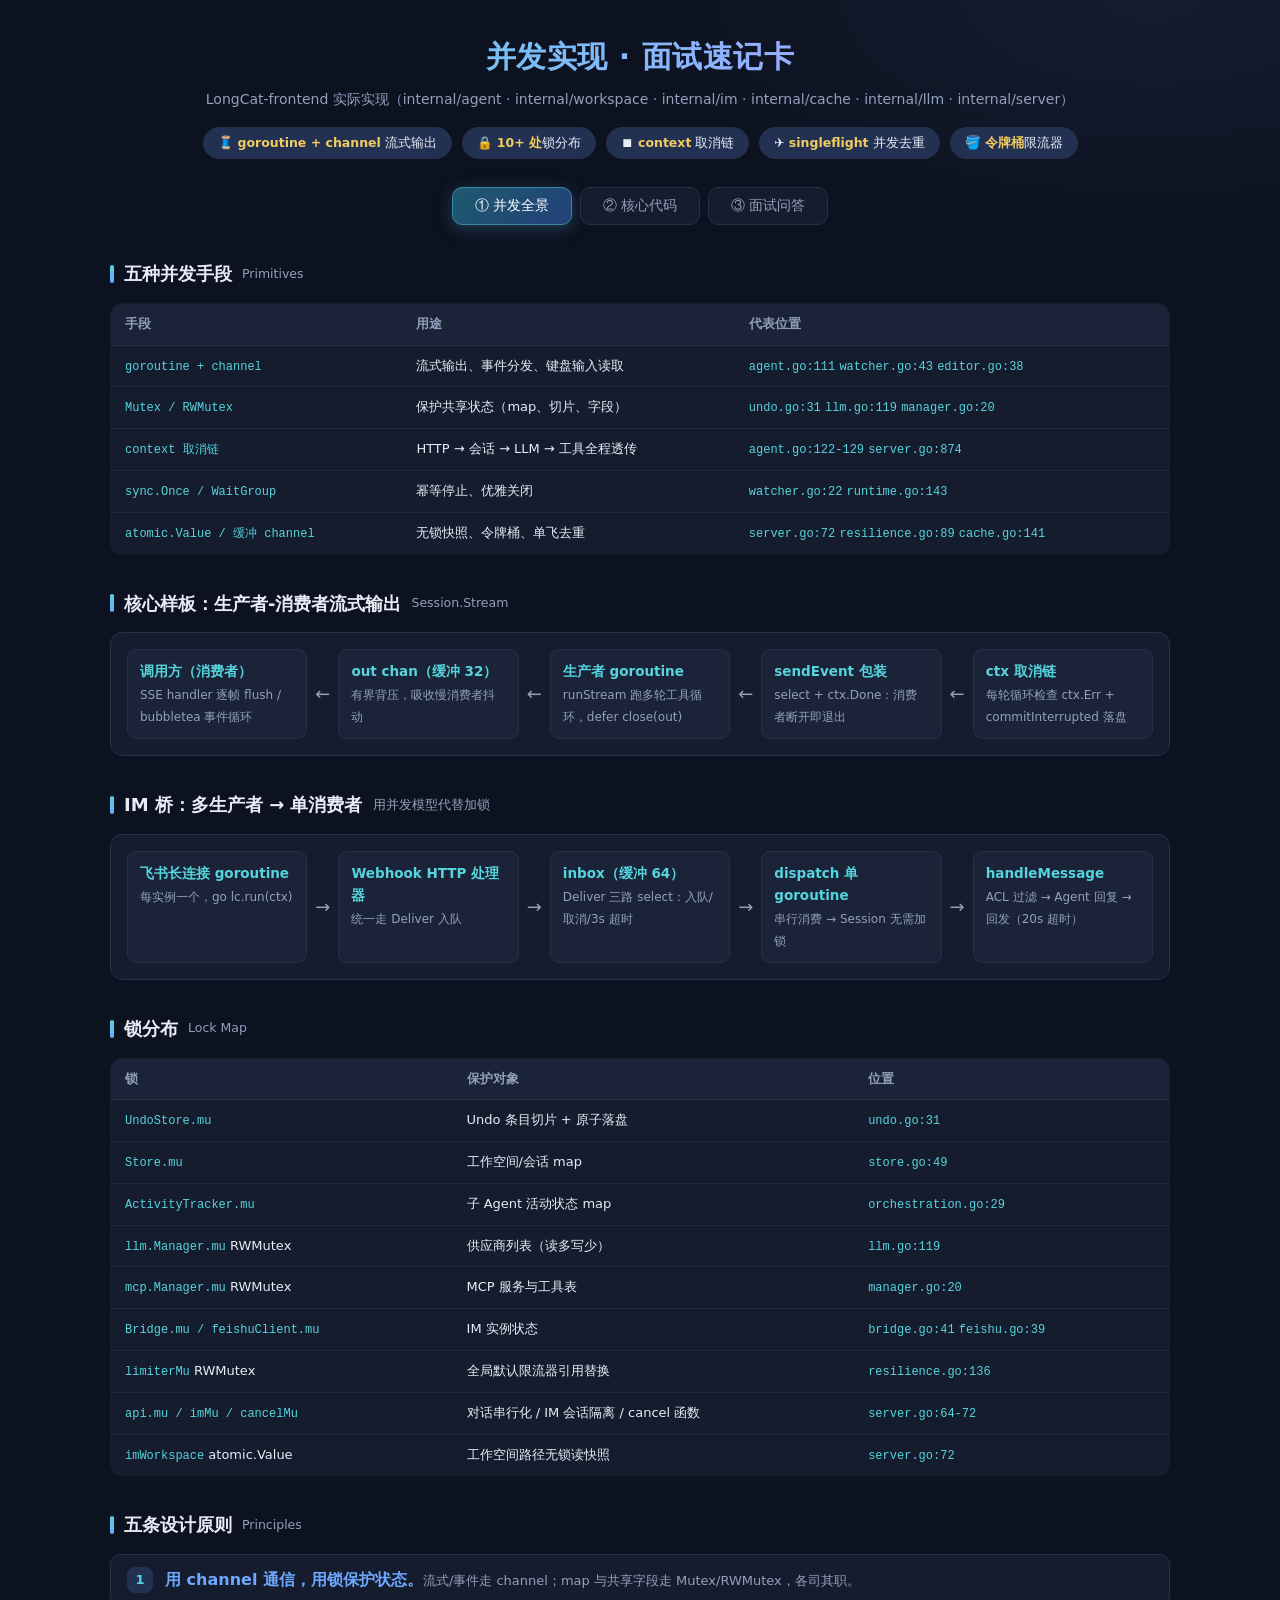
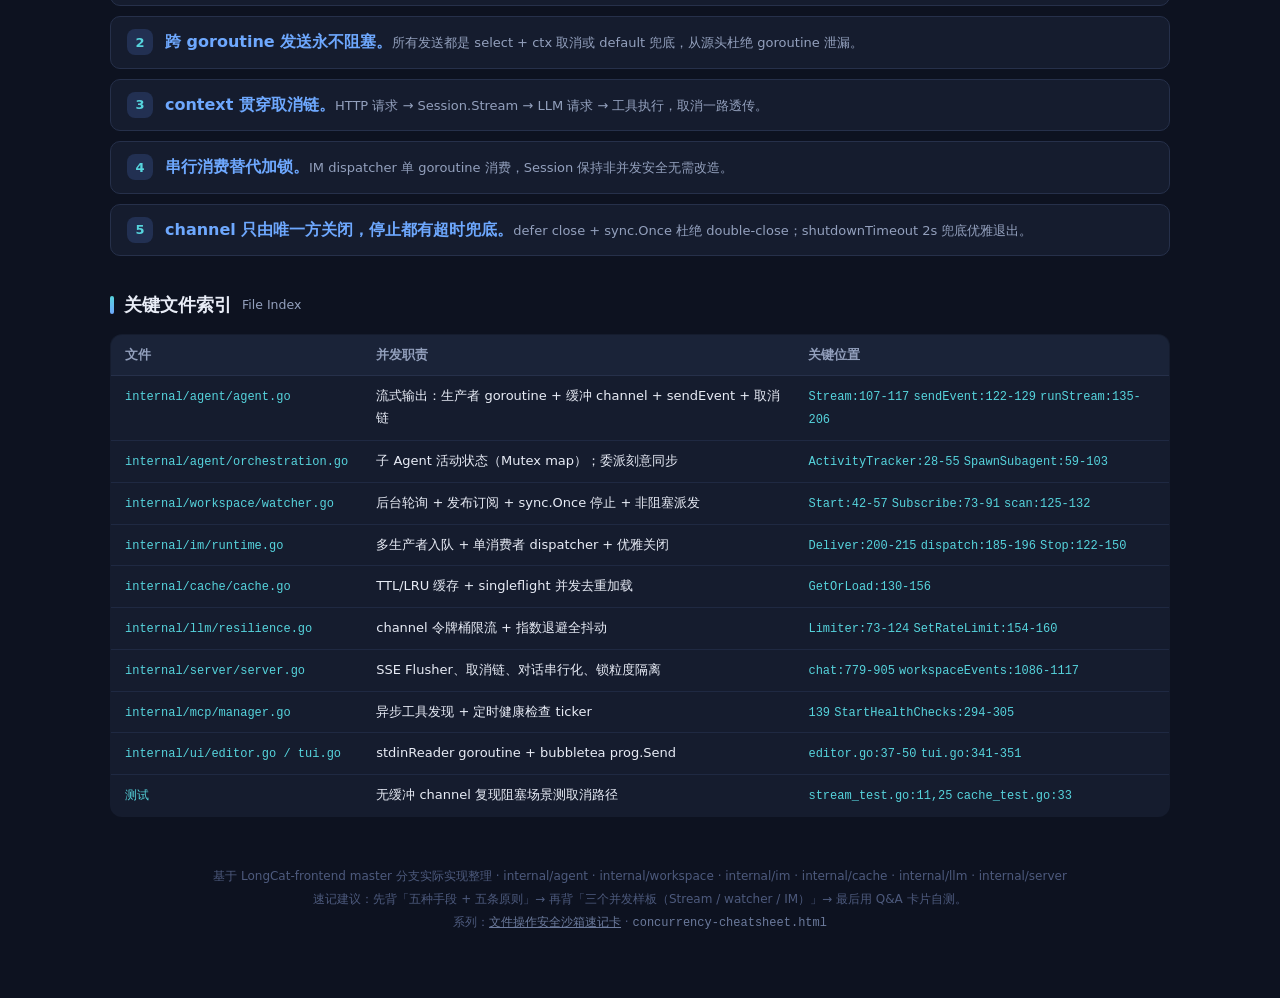
<file: desktop/src-tauri/concurrency-cheatsheet.html>
<!DOCTYPE html>
<html lang="zh-CN">
<head>
<meta charset="UTF-8">
<meta name="viewport" content="width=device-width, initial-scale=1.0">
<title>并发实现 · 面试速记卡</title>
<meta name="description" content="LongCat-frontend 并发实现速记卡：goroutine + channel、锁分布、取消链、singleflight、令牌桶限流，附面试 Q&A。">
<style>
  :root{
    --bg:#0d1220; --panel:#151c2e; --panel2:#1a2338; --border:#26304a;
    --text:#e8ecf6; --muted:#93a0bd; --accent:#6ea8fe; --green:#7ee787;
    --amber:#f2cc60; --red:#ff7b72; --violet:#c792ea; --teal:#56d4dd;
    --code-bg:#0a0f1a; --chip-bg:#223052;
  }
  *{box-sizing:border-box; margin:0; padding:0;}
  body{
    background:var(--bg); color:var(--text);
    font-family:"PingFang SC","Microsoft YaHei","Segoe UI",system-ui,-apple-system,sans-serif;
    line-height:1.65; padding:32px 16px 64px;
    background-image:radial-gradient(1200px 500px at 20% -10%, rgba(86,212,221,.09), transparent 60%),
                     radial-gradient(900px 400px at 90% 0%, rgba(110,168,254,.07), transparent 60%);
  }
  .wrap{max-width:1060px; margin:0 auto;}
  code,pre{font-family:"Cascadia Code","JetBrains Mono",Consolas,"Courier New",monospace;}

  /* ===== Header ===== */
  header{text-align:center; margin-bottom:28px;}
  header h1{
    font-size:30px; font-weight:800; letter-spacing:.5px;
    background:linear-gradient(90deg,#56d4dd,#8ab4ff 55%,#c792ea);
    -webkit-background-clip:text; background-clip:text; -webkit-text-fill-color:transparent;
  }
  header .sub{color:var(--muted); margin-top:6px; font-size:14px;}
  .chips{display:flex; flex-wrap:wrap; gap:10px; justify-content:center; margin-top:16px;}
  .chip{
    background:var(--chip-bg); border:1px solid var(--border); color:var(--text);
    font-size:12.5px; padding:5px 14px; border-radius:999px;
  }
  .chip b{color:var(--amber);}

  /* ===== Tabs ===== */
  .tabs{display:flex; gap:8px; justify-content:center; margin-bottom:24px;}
  .tab-btn{
    background:var(--panel); color:var(--muted); border:1px solid var(--border);
    padding:9px 22px; border-radius:10px; font-size:14px; cursor:pointer;
    transition:all .15s ease;
  }
  .tab-btn:hover{color:var(--text); border-color:#34405f;}
  .tab-btn.active{
    background:linear-gradient(135deg,#1d5a6e,#24407a); color:#fff;
    border-color:#3d8aa8; box-shadow:0 4px 16px rgba(61,138,168,.35);
  }
  .tab-pane{display:none; animation:fadeIn .25s ease;}
  .tab-pane.active{display:block;}
  @keyframes fadeIn{from{opacity:0; transform:translateY(6px);} to{opacity:1; transform:none;}}

  /* ===== Section title ===== */
  .sec-title{
    font-size:18px; font-weight:700; margin:34px 0 14px;
    display:flex; align-items:center; gap:10px;
  }
  .sec-title::before{content:""; width:4px; height:18px; border-radius:2px;
    background:linear-gradient(180deg,#56d4dd,#6ea8fe);}
  .sec-title .en{color:var(--muted); font-weight:400; font-size:12.5px;}

  /* ===== Flow ===== */
  .flow{display:flex; flex-wrap:wrap; gap:8px; align-items:stretch; background:var(--panel);
    border:1px solid var(--border); border-radius:12px; padding:16px;}
  .step{
    flex:1 1 150px; background:var(--panel2); border:1px solid var(--border);
    border-radius:9px; padding:10px 12px; font-size:13px;
  }
  .step b{display:block; color:var(--teal); font-size:13.5px; margin-bottom:2px;}
  .step span{color:var(--muted); font-size:12px;}
  .arrow{align-self:center; color:var(--muted); font-size:18px;}

  /* ===== Table ===== */
  .tbl{width:100%; border-collapse:collapse; font-size:13px; background:var(--panel);
    border:1px solid var(--border); border-radius:12px; overflow:hidden;}
  .tbl th{background:var(--panel2); text-align:left; padding:10px 14px; color:var(--muted);
    font-weight:600; border-bottom:1px solid var(--border); font-size:12.5px;}
  .tbl td{padding:9px 14px; border-bottom:1px solid #1f2942; vertical-align:top;}
  .tbl tr:last-child td{border-bottom:none;}
  .tbl td code{color:var(--teal); font-size:12px;}
  .tbl td .dim{color:var(--muted);}

  /* ===== Callout ===== */
  .callout{
    border:1px solid #3a4d1f; background:rgba(126,231,135,.06); border-radius:10px;
    padding:14px 18px; font-size:13.5px; color:#cfe8d2;
  }
  .callout b{color:var(--green);}
  .callout li{margin:4px 0 4px 18px;}
  .principle{
    display:flex; gap:12px; align-items:flex-start; background:var(--panel);
    border:1px solid var(--border); border-radius:10px; padding:12px 16px; margin-bottom:10px;
  }
  .principle .idx{
    flex:0 0 26px; height:26px; border-radius:8px; display:grid; place-items:center;
    background:var(--chip-bg); color:var(--teal); font-weight:700; font-size:13px;
  }
  .principle b{color:var(--accent);}
  .principle span{color:var(--muted); font-size:13px;}

  /* ===== Code cards ===== */
  .code-card{
    background:var(--panel); border:1px solid var(--border); border-radius:12px;
    margin-bottom:18px; overflow:hidden;
  }
  .code-head{
    display:flex; flex-wrap:wrap; gap:8px 14px; align-items:center;
    padding:11px 18px; background:var(--panel2); border-bottom:1px solid var(--border);
    font-size:14px; font-weight:600;
  }
  .code-head .n{
    background:linear-gradient(135deg,#1d5a6e,#24407a); color:#56d4dd;
    width:24px; height:24px; border-radius:7px; display:grid; place-items:center;
    font-size:12.5px; font-weight:800;
  }
  .code-head .loc{color:var(--teal); font-size:12px; font-family:Consolas,monospace; font-weight:400;}
  .code-head .tag{margin-left:auto; font-size:11.5px; color:var(--muted);
    background:var(--chip-bg); border:1px solid var(--border); padding:2px 10px; border-radius:999px;}
  pre.code-out{
    background:var(--code-bg); padding:16px 18px; overflow-x:auto;
    font-size:13px; line-height:1.7; tab-size:4;
  }
  pre.code-out .c{color:#5f7a9e; font-style:italic;}
  pre.code-out .c.note{color:var(--amber); background:rgba(242,204,96,.08); display:block;}
  pre.code-out .s{color:var(--amber);}
  pre.code-out .k{color:var(--violet); font-weight:600;}
  pre.code-out .t{color:var(--teal);}
  pre.code-out .n{color:#ff9d5c;}
  pre.code-out .fn{color:#8ab4ff;}
  .points{padding:12px 18px 14px; border-top:1px solid #1f2942; font-size:13px; color:var(--muted);}
  .points li{margin:3px 0 3px 20px;}
  .points b{color:var(--accent);}
  .points .risk{color:var(--red);}

  /* ===== Q&A cards ===== */
  .qa-grid{display:grid; grid-template-columns:repeat(auto-fill,minmax(320px,1fr)); gap:14px;}
  .qa-card{perspective:1200px; height:300px; cursor:pointer;}
  .qa-card .inner{position:relative; width:100%; height:100%; transform-style:preserve-3d;
    transition:transform .5s cubic-bezier(.4,.2,.2,1);}
  .qa-card.flipped .inner{transform:rotateY(180deg);}
  .qa-face{
    position:absolute; inset:0; backface-visibility:hidden; -webkit-backface-visibility:hidden;
    border-radius:12px; border:1px solid var(--border); padding:16px 18px; overflow:auto;
  }
  .qa-front{background:var(--panel); display:flex; flex-direction:column;}
  .qa-front .q{font-size:15px; font-weight:700; margin-top:8px; line-height:1.55;}
  .qa-back{background:linear-gradient(160deg,#1a2338,#151c2e); transform:rotateY(180deg);
    border-color:#3d8aa8;}
  .qa-back h4{color:var(--teal); font-size:13px; margin-bottom:8px; letter-spacing:.5px;}
  .qa-back ul{list-style:none;}
  .qa-back li{font-size:12.8px; color:#c6cfe4; margin:6px 0; padding-left:16px; position:relative;}
  .qa-back li::before{content:"▸"; position:absolute; left:0; color:var(--green);}
  .qa-back .tag2{display:inline-block; margin-top:8px; font-size:11px; color:var(--muted);}
  .qa-card .cat{
    align-self:flex-start; font-size:11px; padding:2px 10px; border-radius:999px;
    border:1px solid var(--border); color:var(--amber);
  }
  .qa-card .hint{margin-top:auto; font-size:11px; color:#4d5a7d; padding-top:8px;}
  .qa-card.bonus .qa-front{border-color:rgba(242,204,96,.5);}
  .qa-card.bonus .cat{color:var(--green); border-color:rgba(126,231,135,.4);}
  .qa-toolbar{display:flex; justify-content:space-between; align-items:center; margin:30px 0 14px;}
  .qa-toolbar .sec-title{margin:0;}
  #revealAll{
    background:var(--chip-bg); color:var(--text); border:1px solid var(--border);
    padding:7px 18px; border-radius:9px; cursor:pointer; font-size:13px;
  }
  #revealAll:hover{border-color:var(--accent); color:var(--accent);}

  footer{margin-top:48px; text-align:center; color:#4d5a7d; font-size:12px; line-height:1.9;}
  footer code{color:#6b7a9c;}
  footer a{color:#6b7a9c;}

  @media (max-width:640px){
    header h1{font-size:23px;}
    .qa-grid{grid-template-columns:1fr;}
  }
  @media print{
    body{background:#fff; color:#111;}
    .tab-pane{display:block !important;}
    .qa-card .inner{transform:none !important;}
    .qa-face{position:static; backface-visibility:visible;}
    .qa-back{transform:none; display:block; margin-top:6px;}
    .tab-btn,#revealAll{display:none;}
  }
</style>
</head>
<body>
<div class="wrap">

  <header>
    <h1>并发实现 · 面试速记卡</h1>
    <div class="sub">LongCat-frontend 实际实现（internal/agent · internal/workspace · internal/im · internal/cache · internal/llm · internal/server）</div>
    <div class="chips">
      <span class="chip">🧵 <b>goroutine + channel</b> 流式输出</span>
      <span class="chip">🔒 <b>10+ 处</b>锁分布</span>
      <span class="chip">⏹ <b>context</b> 取消链</span>
      <span class="chip">✈️ <b>singleflight</b> 并发去重</span>
      <span class="chip">🪣 <b>令牌桶</b>限流器</span>
    </div>
  </header>

  <nav class="tabs">
    <button class="tab-btn active" data-tab="overview">① 并发全景</button>
    <button class="tab-btn" data-tab="code">② 核心代码</button>
    <button class="tab-btn" data-tab="qa">③ 面试问答</button>
  </nav>

  <!-- ================= Tab 1: Overview ================= -->
  <section class="tab-pane active" id="tab-overview">

    <div class="sec-title">五种并发手段 <span class="en">Primitives</span></div>
    <table class="tbl">
      <tr><th>手段</th><th>用途</th><th>代表位置</th></tr>
      <tr><td><code>goroutine + channel</code></td><td>流式输出、事件分发、键盘输入读取</td><td><code>agent.go:111</code> <code>watcher.go:43</code> <code>editor.go:38</code></td></tr>
      <tr><td><code>Mutex / RWMutex</code></td><td>保护共享状态（map、切片、字段）</td><td><code>undo.go:31</code> <code>llm.go:119</code> <code>manager.go:20</code></td></tr>
      <tr><td><code>context 取消链</code></td><td>HTTP → 会话 → LLM → 工具全程透传</td><td><code>agent.go:122-129</code> <code>server.go:874</code></td></tr>
      <tr><td><code>sync.Once / WaitGroup</code></td><td>幂等停止、优雅关闭</td><td><code>watcher.go:22</code> <code>runtime.go:143</code></td></tr>
      <tr><td><code>atomic.Value / 缓冲 channel</code></td><td>无锁快照、令牌桶、单飞去重</td><td><code>server.go:72</code> <code>resilience.go:89</code> <code>cache.go:141</code></td></tr>
    </table>

    <div class="sec-title">核心样板：生产者-消费者流式输出 <span class="en">Session.Stream</span></div>
    <div class="flow">
      <div class="step"><b>调用方（消费者）</b><span>SSE handler 逐帧 flush / bubbletea 事件循环</span></div>
      <div class="arrow">←</div>
      <div class="step"><b>out chan（缓冲 32）</b><span>有界背压，吸收慢消费者抖动</span></div>
      <div class="arrow">←</div>
      <div class="step"><b>生产者 goroutine</b><span>runStream 跑多轮工具循环，defer close(out)</span></div>
      <div class="arrow">←</div>
      <div class="step"><b>sendEvent 包装</b><span>select + ctx.Done：消费者断开即退出</span></div>
      <div class="arrow">←</div>
      <div class="step"><b>ctx 取消链</b><span>每轮循环检查 ctx.Err + commitInterrupted 落盘</span></div>
    </div>

    <div class="sec-title">IM 桥：多生产者 → 单消费者 <span class="en">用并发模型代替加锁</span></div>
    <div class="flow">
      <div class="step"><b>飞书长连接 goroutine</b><span>每实例一个，go lc.run(ctx)</span></div>
      <div class="arrow">→</div>
      <div class="step"><b>Webhook HTTP 处理器</b><span>统一走 Deliver 入队</span></div>
      <div class="arrow">→</div>
      <div class="step"><b>inbox（缓冲 64）</b><span>Deliver 三路 select：入队/取消/3s 超时</span></div>
      <div class="arrow">→</div>
      <div class="step"><b>dispatch 单 goroutine</b><span>串行消费 → Session 无需加锁</span></div>
      <div class="arrow">→</div>
      <div class="step"><b>handleMessage</b><span>ACL 过滤 → Agent 回复 → 回发（20s 超时）</span></div>
    </div>

    <div class="sec-title">锁分布 <span class="en">Lock Map</span></div>
    <table class="tbl">
      <tr><th>锁</th><th>保护对象</th><th>位置</th></tr>
      <tr><td><code>UndoStore.mu</code></td><td>Undo 条目切片 + 原子落盘</td><td><code>undo.go:31</code></td></tr>
      <tr><td><code>Store.mu</code></td><td>工作空间/会话 map</td><td><code>store.go:49</code></td></tr>
      <tr><td><code>ActivityTracker.mu</code></td><td>子 Agent 活动状态 map</td><td><code>orchestration.go:29</code></td></tr>
      <tr><td><code>llm.Manager.mu</code> RWMutex</td><td>供应商列表（读多写少）</td><td><code>llm.go:119</code></td></tr>
      <tr><td><code>mcp.Manager.mu</code> RWMutex</td><td>MCP 服务与工具表</td><td><code>manager.go:20</code></td></tr>
      <tr><td><code>Bridge.mu / feishuClient.mu</code></td><td>IM 实例状态</td><td><code>bridge.go:41</code> <code>feishu.go:39</code></td></tr>
      <tr><td><code>limiterMu</code> RWMutex</td><td>全局默认限流器引用替换</td><td><code>resilience.go:136</code></td></tr>
      <tr><td><code>api.mu / imMu / cancelMu</code></td><td>对话串行化 / IM 会话隔离 / cancel 函数</td><td><code>server.go:64-72</code></td></tr>
      <tr><td><code>imWorkspace</code> atomic.Value</td><td>工作空间路径无锁读快照</td><td><code>server.go:72</code></td></tr>
    </table>

    <div class="sec-title">五条设计原则 <span class="en">Principles</span></div>
    <div class="principle"><div class="idx">1</div><div><b>用 channel 通信，用锁保护状态。</b><span>流式/事件走 channel；map 与共享字段走 Mutex/RWMutex，各司其职。</span></div></div>
    <div class="principle"><div class="idx">2</div><div><b>跨 goroutine 发送永不阻塞。</b><span>所有发送都是 select + ctx 取消或 default 兜底，从源头杜绝 goroutine 泄漏。</span></div></div>
    <div class="principle"><div class="idx">3</div><div><b>context 贯穿取消链。</b><span>HTTP 请求 → Session.Stream → LLM 请求 → 工具执行，取消一路透传。</span></div></div>
    <div class="principle"><div class="idx">4</div><div><b>串行消费替代加锁。</b><span>IM dispatcher 单 goroutine 消费，Session 保持非并发安全无需改造。</span></div></div>
    <div class="principle"><div class="idx">5</div><div><b>channel 只由唯一方关闭，停止都有超时兜底。</b><span>defer close + sync.Once 杜绝 double-close；shutdownTimeout 2s 兜底优雅退出。</span></div></div>

    <div class="sec-title">关键文件索引 <span class="en">File Index</span></div>
    <table class="tbl">
      <tr><th>文件</th><th>并发职责</th><th>关键位置</th></tr>
      <tr><td><code>internal/agent/agent.go</code></td><td>流式输出：生产者 goroutine + 缓冲 channel + sendEvent + 取消链</td><td><code>Stream:107-117</code> <code>sendEvent:122-129</code> <code>runStream:135-206</code></td></tr>
      <tr><td><code>internal/agent/orchestration.go</code></td><td>子 Agent 活动状态（Mutex map）；委派刻意同步</td><td><code>ActivityTracker:28-55</code> <code>SpawnSubagent:59-103</code></td></tr>
      <tr><td><code>internal/workspace/watcher.go</code></td><td>后台轮询 + 发布订阅 + sync.Once 停止 + 非阻塞派发</td><td><code>Start:42-57</code> <code>Subscribe:73-91</code> <code>scan:125-132</code></td></tr>
      <tr><td><code>internal/im/runtime.go</code></td><td>多生产者入队 + 单消费者 dispatcher + 优雅关闭</td><td><code>Deliver:200-215</code> <code>dispatch:185-196</code> <code>Stop:122-150</code></td></tr>
      <tr><td><code>internal/cache/cache.go</code></td><td>TTL/LRU 缓存 + singleflight 并发去重加载</td><td><code>GetOrLoad:130-156</code></td></tr>
      <tr><td><code>internal/llm/resilience.go</code></td><td>channel 令牌桶限流 + 指数退避全抖动</td><td><code>Limiter:73-124</code> <code>SetRateLimit:154-160</code></td></tr>
      <tr><td><code>internal/server/server.go</code></td><td>SSE Flusher、取消链、对话串行化、锁粒度隔离</td><td><code>chat:779-905</code> <code>workspaceEvents:1086-1117</code></td></tr>
      <tr><td><code>internal/mcp/manager.go</code></td><td>异步工具发现 + 定时健康检查 ticker</td><td><code>139</code> <code>StartHealthChecks:294-305</code></td></tr>
      <tr><td><code>internal/ui/editor.go / tui.go</code></td><td>stdinReader goroutine + bubbletea prog.Send</td><td><code>editor.go:37-50</code> <code>tui.go:341-351</code></td></tr>
      <tr><td><code>测试</code></td><td>无缓冲 channel 复现阻塞场景测取消路径</td><td><code>stream_test.go:11,25</code> <code>cache_test.go:33</code></td></tr>
    </table>
  </section>

  <!-- ================= Tab 2: Code ================= -->
  <section class="tab-pane" id="tab-code">
    <div class="sec-title">核心代码逐段精读 <span class="en">Key Code · 行号对应 master 分支</span></div>

    <div class="code-card">
      <div class="code-head"><span class="n">1</span>生产-消费样板：Stream <span class="loc">internal/agent/agent.go:107-117</span><span class="tag">goroutine + channel</span></div>
      <script type="text/plain" class="code-src">// 每次用户回合：生产者 goroutine + 有缓冲 channel，defer close 兜底
func (s *Session) Stream(ctx context.Context, input string, attachments []llm.Attachment) (<-chan StreamEvent, error) {
    if _, err := s.Manager.Active(); err != nil { // 同步错误直接返回，不起 goroutine
        return nil, err
    }
    out := make(chan StreamEvent, 32)  // ▲ 缓冲 32：有界背压，吸收慢消费者抖动
    go func() {
        defer close(out)               // ▲ 唯一关闭方：即使 panic 也会关闭，消费者不死等
        s.runStream(ctx, input, attachments, out)
    }()
    return out, nil
}</script>
      <pre class="code-out"></pre>
      <ul class="points">
        <li><b>要点</b>：同步错误（无可用供应商）先于 goroutine 返回，避免「goroutine 起来又立即失败」的资源浪费。</li>
        <li><b>关闭纪律</b>：channel 由且仅由生产者（Stream 的 defer）关闭，消费者只读。</li>
      </ul>
    </div>

    <div class="code-card">
      <div class="code-head"><span class="n">2</span>sendEvent：永不阻塞发送 <span class="loc">internal/agent/agent.go:122-129</span><span class="tag">防 goroutine 泄漏</span></div>
      <script type="text/plain" class="code-src">// 所有跨 goroutine 发送都走这里：消费者断开 → 生产者及时退出，不泄漏
func sendEvent(ctx context.Context, out chan<- StreamEvent, ev StreamEvent) bool {
    select {
    case out <- ev:                  // 正常送达
        return true
    case <-ctx.Done():               // ▲ 消费者已断开 / 请求被取消
        return false                 //    生产者立即 return，整条链退出
    }
}</script>
      <pre class="code-out"></pre>
      <ul class="points">
        <li><b>解决的问题</b>：裸 `out &lt;- ev` 在消费者断开时永久阻塞 → goroutine 泄漏。stream_test.go:25 用<b>无缓冲 channel</b> 专门复现该场景。</li>
        <li><b>取舍</b>：发送与取消同优先级（select 随机），可能发送失败但 ctx 恰好取消——语义上可接受。</li>
      </ul>
    </div>

    <div class="code-card">
      <div class="code-head"><span class="n">3</span>取消链：每轮循环检查 ctx <span class="loc">internal/agent/agent.go:151-157</span><span class="tag">context 透传</span></div>
      <script type="text/plain" class="code-src">for round := 0; round < 8; round++ {           // 最多 8 轮工具调用
    if err := ctx.Err(); err != nil {            // ▲ 回合间隙检查取消
        s.commitInterrupted(input, attachments, reply) // 半截对话落盘，不留脏状态
        sendEvent(ctx, out, StreamEvent{Kind: "done", Err: err})
        return
    }
    result, err := llm.ChatWithTools(ctx, provider, ...) // ctx 透传给 LLM 请求
    // ... 每个工具执行前也检查 ctx.Err()（agent.go:177-181）
}</script>
      <pre class="code-out"></pre>
      <ul class="points">
        <li><b>取消链路径</b>：HTTP 请求断开 → r.Context() 取消 → sendEvent 失败 → 生产者退出 → commitInterrupted 保存进度。</li>
        <li><b>细节</b>：工具循环内每个 ToolCall 执行前都再查一次 ctx.Err()，取消响应尽量及时。</li>
      </ul>
    </div>

    <div class="code-card">
      <div class="code-head"><span class="n">4</span>Watcher：后台轮询循环 <span class="loc">internal/workspace/watcher.go:42-57</span><span class="tag">后台 goroutine</span></div>
      <script type="text/plain" class="code-src">func (w *Watcher) Start(ctx context.Context) {
    go func() {
        ticker := time.NewTicker(w.interval)  // 默认 500ms（watcher.go:28-30）
        defer ticker.Stop()
        for {
            select {
            case <-ticker.C:     w.scan()       // 指纹快照对比 → 事件
            case <-ctx.Done():   w.Stop(); return
            case <-w.stop:       return          // 显式 Stop 通道
            }
        }
    }()
}</script>
      <pre class="code-out"></pre>
      <ul class="points">
        <li><b>为什么轮询不用 fsnotify</b>：跨平台零依赖、实现简单；500ms 粒度对 Web UI 足够。</li>
        <li><b>三路 select</b>：定时扫描 / 上下文取消 / 显式停止，两条退出路径都干净。</li>
      </ul>
    </div>

    <div class="code-card">
      <div class="code-head"><span class="n">5</span>Watcher Stop：sync.Once 幂等关闭 <span class="loc">internal/workspace/watcher.go:63-70</span><span class="tag">杜绝 double-close</span></div>
      <script type="text/plain" class="code-src">func (w *Watcher) Stop() {
    w.stopOnce.Do(func() {          // ▲ 只执行一次，重复调用安全
        close(w.stop)
        w.mu.Lock()
        for id, ch := range w.subs {
            close(ch)               // 通知所有订阅者流结束（读端收到 !ok）
            delete(w.subs, id)
        }
        w.mu.Unlock()
    })
}</script>
      <pre class="code-out"></pre>
      <ul class="points">
        <li><b>风险</b>：对已关闭的 channel 再 close 会 panic —— sync.Once 保证「关闭方只执行一次」。</li>
        <li><b>订阅者侧</b>：`event, open := &lt;-ch` 的 open==false 即流结束（server.go:1106-1109）。</li>
      </ul>
    </div>

    <div class="code-card">
      <div class="code-head"><span class="n">6</span>Watcher：非阻塞事件派发 <span class="loc">internal/workspace/watcher.go:125-132</span><span class="tag">消费者慢不拖累扫描</span></div>
      <script type="text/plain" class="code-src">for _, event := range events {
    for _, ch := range w.subs {
        select {
        case ch <- event:       // 送达
        default:                // ▲ 消费者慢 → 丢弃该事件，不阻塞扫描循环
        }
    }
}</script>
      <pre class="code-out"></pre>
      <ul class="points">
        <li><b>语义</b>：文件变更事件是「最新状态」而非「必达消息」，丢旧事件可接受。</li>
        <li><b>对比</b>：与 sendEvent 的「ctx 取消」方案互补——这里没有 ctx，用 default 兜底。</li>
      </ul>
    </div>

    <div class="code-card">
      <div class="code-head"><span class="n">7</span>IM Deliver：三路 select 投递 <span class="loc">internal/im/runtime.go:200-215</span><span class="tag">不无限阻塞调用方</span></div>
      <script type="text/plain" class="code-src">func (b *Bridge) Deliver(ctx context.Context, msg IncomingMessage) error {
    b.mu.Lock()
    inbox, running := b.inbox, b.running
    b.mu.Unlock()
    if !running || inbox == nil {
        return errors.New("IM 接收未启用，请先在 IM 面板点击“启用接收”")
    }
    select {
    case inbox <- msg:                     // 入队成功
        return nil
    case <-ctx.Done():                     // 调用方被取消
        return ctx.Err()
    case <-time.After(enqueueTimeout):     // ▲ 3 秒超时：队列忙不无限阻塞 HTTP 调用方
        return errors.New("IM 消息队列繁忙，请稍后重试")
    }
}</script>
      <pre class="code-out"></pre>
      <ul class="points">
        <li><b>生产者构成</b>：多实例飞书长连接 goroutine + webhook 处理器（go lc.run(ctx), runtime.go:92）。</li>
        <li><b>缓冲 64</b>（inboxSize, runtime.go:30）+ 3s 超时（enqueueTimeout）= 队列满时的双保险。</li>
      </ul>
    </div>

    <div class="code-card">
      <div class="code-head"><span class="n">8</span>IM dispatch：单消费者串行化 <span class="loc">internal/im/runtime.go:185-196</span><span class="tag">用并发模型代替锁</span></div>
      <script type="text/plain" class="code-src">// 单 goroutine 保证同一时刻只有一轮 Agent 在跑，
// 也让 agent.Session 的非并发安全字段无需加锁。
func (b *Bridge) dispatch(ctx context.Context, inbox <-chan IncomingMessage) {
    for {
        select {
        case <-ctx.Done():      return
        case msg, ok := <-inbox:
            if !ok {            return }
            b.handleMessage(ctx, msg)   // ACL 过滤 → Agent 回复 → 回发（20s 超时）
        }
    }
}</script>
      <pre class="code-out"></pre>
      <ul class="points">
        <li><b>为什么这样设计</b>：给整个 Session 加锁会引入死锁/顺序问题；单消费者天然 FIFO 且串行，Session 零改动。</li>
        <li><b>代价</b>：IM 消息处理是串行的（吞吐瓶颈），对单用户 Agent 场景完全够用。</li>
      </ul>
    </div>

    <div class="code-card">
      <div class="code-head"><span class="n">9</span>Bridge.Stop：优雅关闭套路 <span class="loc">internal/im/runtime.go:137-149</span><span class="tag">wg + 超时兜底</span></div>
      <script type="text/plain" class="code-src">if cancel != nil { cancel() }              // ① 先取消：生产者/消费者都拿到信号
done := make(chan struct{})
go func() { b.wg.Wait(); close(done) }()    // ② 等所有 goroutine 退出
select {
case <-done:                                // 正常退出
case <-time.After(shutdownTimeout):         // ▲ 2 秒兜底：正在跑的那轮随 ctx 自行结束
}</script>
      <pre class="code-out"></pre>
      <ul class="points">
        <li><b>套路顺序</b>：先 cancel 让所有人「有退出理由」→ 再 wg.Wait → 超时不硬杀。</li>
        <li><b>wg.Add(1) 与 go func 配对</b>：runtime.go:109-113，defer wg.Done()。</li>
      </ul>
    </div>

    <div class="code-card">
      <div class="code-head"><span class="n">10</span>singleflight：并发去重加载 <span class="loc">internal/cache/cache.go:130-156</span><span class="tag">防缓存击穿</span></div>
      <script type="text/plain" class="code-src">func (c *Cache[K, V]) GetOrLoad(key K, loader func() (V, error)) (V, error) {
    if value, ok := c.Get(key); ok { return value, nil }   // 命中直接返回
    c.mu.Lock()
    if current, ok := c.inflight[key]; ok {                // ▲ 已有同 key 加载在跑
        c.mu.Unlock()
        <-current.done                                     //    等它完成，共享结果
        return current.value, current.err
    }
    f := &flight[V]{done: make(chan struct{})}
    c.inflight[key] = f
    c.mu.Unlock()

    f.value, f.err = loader()                              // 只有第一个执行 loader
    if f.err == nil { c.Set(key, f.value) }
    c.mu.Lock()
    delete(c.inflight, key)
    close(f.done)                                          // ▲ 唤醒所有等待者
    c.mu.Unlock()
    return f.value, f.err
}</script>
      <pre class="code-out"></pre>
      <ul class="points">
        <li><b>意义</b>：N 个并发请求同一缺失 key 时只触发一次 loader，防缓存击穿的上游请求风暴。</li>
        <li><b>细节</b>：错误也通过 flight 共享（不重复打上游）；inflight 表在完成后必被删除，无泄漏。</li>
      </ul>
    </div>

    <div class="code-card">
      <div class="code-head"><span class="n">11</span>令牌桶限流器 <span class="loc">internal/llm/resilience.go:83-124</span><span class="tag">channel 当桶</span></div>
      <script type="text/plain" class="code-src">// 带缓冲 channel = 令牌桶；后台 goroutine 按 ticker 补令牌
func NewLimiter(rps int) *Limiter {
    l := &Limiter{tokens: make(chan struct{}, rps), ...}
    for i := 0; i < rps; i++ { l.tokens <- struct{}{} }    // 初始装满
    go func() {
        for {
            select {
            case <-l.stop:      return
            case <-l.ticker.C:
                select {
                case l.tokens <- struct{}{}:                // 补一个令牌
                default:                                    // ▲ 桶已满，丢弃
                }
            }
        }
    }()
    return l
}
// Wait：select 等待令牌或 ctx 取消；不限流时立即返回
func (l *Limiter) Wait(ctx context.Context) error {
    select {
    case <-l.tokens:    return nil
    case <-ctx.Done():  return ctx.Err()
    }
}</script>
      <pre class="code-out"></pre>
      <ul class="points">
        <li><b>为什么用 channel</b>：channel 天然并发安全，select 直接获得「等待 or 取消」语义，零额外同步。</li>
        <li><b>全局默认 10 req/s</b>（resilience.go:135）；SetRateLimit 用 RWMutex 整体替换实例（resilience.go:154-160）。</li>
        <li><b>配套</b>：指数退避 + 全抖动（resilience.go:45-72），防 429 重试风暴。</li>
      </ul>
    </div>

    <div class="code-card">
      <div class="code-head"><span class="n">12</span>api 锁粒度设计 <span class="loc">internal/server/server.go:64-72</span><span class="tag">锁隔离</span></div>
      <script type="text/plain" class="code-src">cancelMu sync.Mutex            // 只保护 cancel 函数本身
cancel   context.CancelFunc
mu       sync.Mutex            // 串行化对话，轻量会话无需并发
// IM 远程会话：与桌面端会话完全隔离，各 IM 会话独占一个 agent.Session。
// 单独用 imMu 保护，避免被桌面端长对话持有的 mu 阻塞。
imMu        sync.Mutex
imSessions  map[string]*agent.Session
imWorkspace atomic.Value       // ▲ 无锁读：工作空间路径快照，高频读低频写</script>
      <pre class="code-out"></pre>
      <ul class="points">
        <li><b>为什么拆锁</b>：桌面端一个长对话可占 `mu` 几十分钟，若 IM 共用同一把锁，飞书消息全部排队——用独立 imMu 隔离不相关的临界区。</li>
        <li><b>atomic.Value</b>：工作空间路径只被赋值、被高频读取，原子值避免每次读都加锁。</li>
      </ul>
    </div>
  </section>

  <!-- ================= Tab 3: Q&A ================= -->
  <section class="tab-pane" id="tab-qa">
    <div class="qa-toolbar">
      <div class="sec-title">面试问答（点击卡片翻转） <span class="en">13 + 3</span></div>
      <button id="revealAll">全部展开</button>
    </div>
    <div class="qa-grid">

      <div class="qa-card"><div class="inner">
        <div class="qa-face qa-front"><span class="cat">并发</span>
          <div class="q">为什么 StreamEvent channel 缓冲 32？</div>
          <div class="hint">点击翻转 ▸</div></div>
        <div class="qa-face qa-back"><h4>参考答案</h4><ul>
          <li>有界缓冲 = <b>背压</b>：生产者（LLM 流式输出）快于消费者（SSE flush）时，缓冲吸收抖动。</li>
          <li>缓冲有限 → 满时 sendEvent 的 select 会让生产者等消费者，天然限速，不会无限堆积内存。</li>
          <li>太大浪费内存，太小频繁阻塞；32 是「每轮工具事件 + 若干 delta」的合理量级。</li>
          <li>面试延伸：无缓冲 channel（stream_test.go:25）专门用来测「发送阻塞 + 取消解锁」。</li>
        </ul><span class="tag2">agent.go:111 · stream_test.go:11,25</span></div>
      </div></div>

      <div class="qa-card"><div class="inner">
        <div class="qa-face qa-front"><span class="cat">并发</span>
          <div class="q">sendEvent 解决了什么问题？</div>
          <div class="hint">点击翻转 ▸</div></div>
        <div class="qa-face qa-back"><h4>参考答案</h4><ul>
          <li><b>goroutine 泄漏</b>：裸 `out &lt;- ev` 在消费者断开/不再读取时永久阻塞，生产者永远退不出。</li>
          <li>select 同时监听 ctx.Done：消费者一断开（HTTP 连接关闭 → r.Context 取消），生产者立即 return。</li>
          <li>配合 defer close(out)：即使 panic，消费者侧 range 也能正常收尾。</li>
          <li>这是本项目所有跨 goroutine 发送的统一纪律：<b>发送永不阻塞</b>。</li>
        </ul><span class="tag2">agent.go:122-129</span></div>
      </div></div>

      <div class="qa-card"><div class="inner">
        <div class="qa-face qa-front"><span class="cat">并发</span>
          <div class="q">为什么 IM 用单消费者、桌面端用锁？</div>
          <div class="hint">点击翻转 ▸</div></div>
        <div class="qa-face qa-back"><h4>参考答案</h4><ul>
          <li>桌面端对话天然串行（一次一个请求），`a.mu.Lock()` 最直接，Session 无需改造（server.go:66 注释）。</li>
          <li>IM 有<b>多个生产者</b>（多实例长连接 + webhook），需要入队缓冲；用单 dispatcher goroutine 串行消费（runtime.go:185-196）。</li>
          <li>单消费者让 agent.Session 保持非并发安全而无需加锁——「用并发模型代替锁」。</li>
          <li>代价是 IM 处理串行（吞吐瓶颈），但对单用户 Agent 足够。</li>
        </ul><span class="tag2">runtime.go:185-196 · server.go:66</span></div>
      </div></div>

      <div class="qa-card"><div class="inner">
        <div class="qa-face qa-front"><span class="cat">并发</span>
          <div class="q">关闭 channel 的规则？项目如何落实？</div>
          <div class="hint">点击翻转 ▸</div></div>
        <div class="qa-face qa-back"><h4>参考答案</h4><ul>
          <li>铁律：<b>只在发送方关闭、绝不重复关闭、绝不向已关闭 channel 发送</b>（会 panic）。</li>
          <li>落实①：Stream 用 `defer close(out)` —— 唯一生产者，即使 panic 也会执行。</li>
          <li>落实②：Watcher.Stop 用 `sync.Once.Do` 包裹 close(w.stop) 与所有订阅 channel（watcher.go:63-69）。</li>
          <li>落实③：消费者只读 + 判 open（`event, open := &lt;-ch`），open==false 即流结束。</li>
        </ul><span class="tag2">agent.go:113 · watcher.go:63-69</span></div>
      </div></div>

      <div class="qa-card"><div class="inner">
        <div class="qa-face qa-front"><span class="cat">并发</span>
          <div class="q">优雅关闭的完整套路是什么？</div>
          <div class="hint">点击翻转 ▸</div></div>
        <div class="qa-face qa-back"><h4>参考答案</h4><ul>
          <li>① 先 <b>cancel</b>：让所有 goroutine 都有「退出的理由」（Bridge.Stop, runtime.go:138）。</li>
          <li>② 再 <b>wg.Wait</b>：等所有 goroutine 归位，done channel 通知（runtime.go:142-144）。</li>
          <li>③ <b>超时兜底</b>：select done vs time.After(2s)（shutdownTimeout）——不无限等，正在跑的轮次随 ctx 自行结束。</li>
          <li>④ 幂等：Stop 可重复调用（wg.Add/Done 配对 + 状态判断，runtime.go:109-113）。</li>
        </ul><span class="tag2">runtime.go:122-150</span></div>
      </div></div>

      <div class="qa-card"><div class="inner">
        <div class="qa-face qa-front"><span class="cat">并发</span>
          <div class="q">为什么锁要拆成 cancelMu / mu / imMu 三把？</div>
          <div class="hint">点击翻转 ▸</div></div>
        <div class="qa-face qa-back"><h4>参考答案</h4><ul>
          <li>一把大锁会把<b>不相关的临界区</b>串行化：桌面端长对话占着锁时，IM 消息、取消操作全排队。</li>
          <li>cancelMu 只保护 cancel 函数赋值（server.go:874-880）；mu 串行化桌面对话；imMu 隔离 IM 会话。</li>
          <li>锁粒度越细，并发度越高，但死锁面越大——本项目按「临界区是否相关」拆，而不是按字段数拆。</li>
          <li>面试延伸：多把锁要约定一致的加锁顺序防死锁。</li>
        </ul><span class="tag2">server.go:64-72</span></div>
      </div></div>

      <div class="qa-card"><div class="inner">
        <div class="qa-face qa-front"><span class="cat">并发</span>
          <div class="q">atomic.Value 用在哪、为什么？</div>
          <div class="hint">点击翻转 ▸</div></div>
        <div class="qa-face qa-back"><h4>参考答案</h4><ul>
          <li>`imWorkspace atomic.Value`（server.go:72）：工作空间路径快照。</li>
          <li>场景：高频读（每条 IM 消息都要取当前工作空间）、低频写（切换工作空间时）。</li>
          <li>原子值让读侧无锁（不会阻塞在 Mutex 上），写侧一次 Store 完成。</li>
          <li>注意：atomic.Value 要求存储类型一致、不能存 nil 接口——面试可提这些坑。</li>
        </ul><span class="tag2">server.go:72</span></div>
      </div></div>

      <div class="qa-card"><div class="inner">
        <div class="qa-face qa-front"><span class="cat">设计</span>
          <div class="q">singleflight 解决什么？在哪里用的？</div>
          <div class="hint">点击翻转 ▸</div></div>
        <div class="qa-face qa-back"><h4>参考答案</h4><ul>
          <li>解决<b>缓存击穿</b>：N 个并发请求同一缺失 key，若各自去加载，上游被打爆。</li>
          <li>cache.GetOrLoad（cache.go:130-156）：第一个请求执行 loader，其余通过 `&lt;-f.done` 等共享结果。</li>
          <li>错误也共享：失败的 loader 不会让每个请求都重打一次上游。</li>
          <li>关键实现点：inflight 表用完必删 + close(f.done) 唤醒所有等待者，无泄漏。</li>
        </ul><span class="tag2">cache.go:130-156</span></div>
      </div></div>

      <div class="qa-card"><div class="inner">
        <div class="qa-face qa-front"><span class="cat">设计</span>
          <div class="q">令牌桶为什么用 channel 实现？桶满怎么办？</div>
          <div class="hint">点击翻转 ▸</div></div>
        <div class="qa-face qa-back"><h4>参考答案</h4><ul>
          <li>channel 天然并发安全：多个 goroutine 同时 Wait 不会竞争；select 直接获得「等待 or 取消」语义。</li>
          <li>带缓冲容量 = 桶容量；初始化装满（rps 个令牌）→ 突发能力。</li>
          <li>桶满：补令牌的 select 走 `default` <b>丢弃</b>（resilience.go:99-108）——令牌不累积。</li>
          <li>Wait 用 select 等令牌或 ctx 取消，天然支持超时/取消。</li>
        </ul><span class="tag2">resilience.go:73-124</span></div>
      </div></div>

      <div class="qa-card"><div class="inner">
        <div class="qa-face qa-front"><span class="cat">设计</span>
          <div class="q">令牌桶 vs 漏桶的区别？</div>
          <div class="hint">点击翻转 ▸</div></div>
        <div class="qa-face qa-back"><h4>参考答案</h4><ul>
          <li><b>令牌桶</b>：匀速补令牌、可突发消费（桶容量 = 突发上限），允许「攒一波突发」。本项目用的这种。</li>
          <li><b>漏桶</b>：匀速漏水，请求进桶排队，<b>严格限速</b>、不允许突发。</li>
          <li>选型：LLM API 通常允许一定突发（TPM/RPM 配额有窗口），令牌桶更贴合；本项目默认 10 req/s。</li>
          <li>实现差异：漏桶通常用队列 + 定时出队，令牌桶用「容量 channel + 定时补令牌」。</li>
        </ul><span class="tag2">resilience.go:73-160</span></div>
      </div></div>

      <div class="qa-card"><div class="inner">
        <div class="qa-face qa-front"><span class="cat">设计</span>
          <div class="q">子 Agent 为什么刻意同步、不并发？</div>
          <div class="hint">点击翻转 ▸</div></div>
        <div class="qa-face qa-back"><h4>参考答案</h4><ul>
          <li>SpawnSubagent 在父工具循环内同步执行（orchestration.go:59 注释：「keeps cancellation and error propagation deterministic」）。</li>
          <li>确定性 &gt; 并行度：并发子 Agent 会引入结果合并、共享工作空间写入竞争、取消传播混乱。</li>
          <li>深度上限 2（orchestration.go:61），防递归爆炸。</li>
          <li>UI 侧并发：ActivityTracker（Mutex map）记录每个子 Agent 状态，UI 可轮询展示——「执行串行、观察并行」。</li>
        </ul><span class="tag2">orchestration.go:59-103</span></div>
      </div></div>

      <div class="qa-card"><div class="inner">
        <div class="qa-face qa-front"><span class="cat">工程</span>
          <div class="q">如何验证并发代码正确性？</div>
          <div class="hint">点击翻转 ▸</div></div>
        <div class="qa-face qa-back"><h4>参考答案</h4><ul>
          <li><b>go test -race ./...</b>：数据竞争检测，项目全部并发测试都应挂 -race 跑。</li>
          <li>针对性测试：stream_test.go:25 用无缓冲 channel 复现「发送阻塞 + 取消解锁」路径。</li>
          <li>cache_test.go:33 用 WaitGroup + 多 goroutine 并发 GetOrLoad 验证 singleflight 只执行一次 loader。</li>
          <li>并发测试要点：固定并发数、可观测的 channel、避免 flaky 的确定性等待（如 done channel 而非 sleep）。</li>
        </ul><span class="tag2">stream_test.go · cache_test.go:33</span></div>
      </div></div>

      <div class="qa-card"><div class="inner">
        <div class="qa-face qa-front"><span class="cat">工程</span>
          <div class="q">如何排查 goroutine 泄漏？项目怎么防？</div>
          <div class="hint">点击翻转 ▸</div></div>
        <div class="qa-face qa-back"><h4>参考答案</h4><ul>
          <li>排查：pprof `/debug/pprof/goroutine` 看 goroutine 数持续增长 + 堆栈停在 channel 发送处。</li>
          <li>防泄漏纪律①：所有发送都带 select + ctx.Done / default（sendEvent、Deliver、watcher scan）。</li>
          <li>纪律②：channel 由唯一方关闭（defer close + sync.Once），消费者不死等。</li>
          <li>纪律③：后台 goroutine 都有退出路径（ticker + ctx / stop channel）；优雅关闭有超时兜底。</li>
          <li>纪律④：同步错误先于 goroutine 返回（agent.go:108-110），不空转。</li>
        </ul><span class="tag2">agent.go:107-129 · runtime.go:200-215</span></div>
      </div></div>

      <div class="qa-card bonus"><div class="inner">
        <div class="qa-face qa-front"><span class="cat">加分 ✦1</span>
          <div class="q">五条设计原则是什么？（速背版）</div>
          <div class="hint">点击翻转 ▸</div></div>
        <div class="qa-face qa-back"><h4>参考答案</h4><ul>
          <li>① channel 通信、锁保护状态。</li>
          <li>② 跨 goroutine 发送永不阻塞（select + ctx/default）。</li>
          <li>③ context 贯穿取消链（HTTP→会话→LLM→工具）。</li>
          <li>④ 串行消费替代加锁（IM dispatcher）。</li>
          <li>⑤ 唯一方关闭 channel + 停止有超时兜底。</li>
        </ul><span class="tag2">五个位置各对应一处源码</span></div>
      </div></div>

      <div class="qa-card bonus"><div class="inner">
        <div class="qa-face qa-front"><span class="cat">加分 ✦2</span>
          <div class="q">这个项目的并发风险点 / 瓶颈在哪？</div>
          <div class="hint">点击翻转 ▸</div></div>
        <div class="qa-face qa-back"><h4>参考答案</h4><ul>
          <li>① IM 单消费者 = 串行吞吐瓶颈（多实例同时来消息要排队）。</li>
          <li>② watcher 非阻塞派发会<b>丢事件</b>（消费者慢时）——对 diff/UI 可接受，对需要精确日志的场景不行。</li>
          <li>③ 全局令牌桶是所有会话共享的：一个会话突发会挤占其他会话的配额。</li>
          <li>④ 锁粒度：session.Messages 无锁（靠 mu 串行化），若未来加「并行工具调用」需重新设计。</li>
          <li>能主动说出风险 = 面试高光。</li>
        </ul><span class="tag2">runtime.go:185 · watcher.go:127-130 · resilience.go:135</span></div>
      </div></div>

      <div class="qa-card bonus"><div class="inner">
        <div class="qa-face qa-front"><span class="cat">加分 ✦3</span>
          <div class="q">如果要给会话加「并行工具调用」，怎么改？</div>
          <div class="hint">点击翻转 ▸</div></div>
        <div class="qa-face qa-back"><h4>参考答案</h4><ul>
          <li>现状：runStream 每轮串行执行 ToolCalls（agent.go:172-195）。</li>
          <li>改造①：用 WaitGroup + 每工具 goroutine 并行执行，errgroup 收集错误（golang.org/x/sync/errgroup）。</li>
          <li>改造②：执行结果要按 ToolCallID 回填（现按 index append），需 map 或带序返回。</li>
          <li>改造③：写文件类工具要串行（或加 per-workspace 锁），否则并发写同一文件丢 Undo 快照。</li>
          <li>改造④：保持取消链——每个并行工具都要接收 ctx，失败即整体取消。</li>
        </ul><span class="tag2">agent.go:172-195 是改造点</span></div>
      </div></div>

    </div>
  </section>

  <footer>
    基于 LongCat-frontend master 分支实际实现整理 · internal/agent · internal/workspace · internal/im · internal/cache · internal/llm · internal/server<br>
    速记建议：先背「五种手段 + 五条原则」→ 再背「三个并发样板（Stream / watcher / IM）」→ 最后用 Q&A 卡片自测。<br>
    系列：<a href="file-sandbox-cheatsheet.html">文件操作安全沙箱速记卡</a> · <code>concurrency-cheatsheet.html</code>
  </footer>
</div>

<script>
/* ---------- 简易 Go 语法高亮 ---------- */
(function(){
  const esc = s => s.replace(/&/g,'&amp;').replace(/</g,'&lt;').replace(/>/g,'&gt;');
  const re = /(\/\/[^\n]*|\/\*[\s\S]*?\*\/)|("(?:[^"\\\n]|\\.)*"|`(?:[^`\\]|\\.)*`)|(\b\d[\d.]*\b)|(\b(?:func|if|else|for|return|var|package|import|defer|go|struct|type|map|range|nil|true|false|switch|case|default|break|continue|select|chan|const)\b)|(\b(?:string|int|int64|uint32|byte|bool|error|context|Context|CancelFunc)\b)|(\b(?:len|make|new|append|copy|delete|cap|close|time|sync|os|filepath|strings|errors|json|fmt|http)\b)|([A-Za-z_][A-Za-z0-9_]*)/g;

  function highlight(code){
    let out = '', last = 0, m;
    while((m = re.exec(code))){
      out += esc(code.slice(last, m.index));
      if(m[1]){ // comment
        const isNote = m[1].indexOf('▲') !== -1 || m[1].indexOf('考点') !== -1;
        out += '<span class="c' + (isNote ? ' note' : '') + '">' + esc(m[1]) + '</span>';
      } else if(m[2]){ out += '<span class="s">' + esc(m[2]) + '</span>'; }
      else if(m[3]){ out += '<span class="n">' + esc(m[3]) + '</span>'; }
      else if(m[4]){ out += '<span class="k">' + esc(m[4]) + '</span>'; }
      else if(m[5]){ out += '<span class="t">' + esc(m[5]) + '</span>'; }
      else if(m[6]){ out += '<span class="fn">' + esc(m[6]) + '</span>'; }
      else { out += '<span class="fn">' + esc(m[7]) + '</span>'; }
      last = re.lastIndex;
    }
    out += esc(code.slice(last));
    return out;
  }

  document.querySelectorAll('.code-card').forEach(card => {
    const src = card.querySelector('script.code-src');
    if(!src) return;
    card.querySelector('pre.code-out').innerHTML = highlight(src.textContent.replace(/^\n+|\s+$/g,''));
  });
})();

/* ---------- Tab 切换 ---------- */
document.querySelectorAll('.tab-btn').forEach(btn => {
  btn.addEventListener('click', () => {
    document.querySelectorAll('.tab-btn').forEach(b => b.classList.remove('active'));
    btn.classList.add('active');
    document.querySelectorAll('.tab-pane').forEach(p => {
      p.classList.toggle('active', p.id === 'tab-' + btn.dataset.tab);
    });
  });
});

/* ---------- Q&A 翻转卡片 ---------- */
document.querySelectorAll('.qa-card').forEach(card => {
  card.addEventListener('click', () => card.classList.toggle('flipped'));
});
const revealBtn = document.getElementById('revealAll');
revealBtn.addEventListener('click', () => {
  const expanded = revealBtn.dataset.on === '1';
  document.querySelectorAll('.qa-card').forEach(c => c.classList.toggle('flipped', !expanded));
  revealBtn.dataset.on = expanded ? '' : '1';
  revealBtn.textContent = expanded ? '全部展开' : '全部收起';
});
</script>
</body>
</html>
</file>
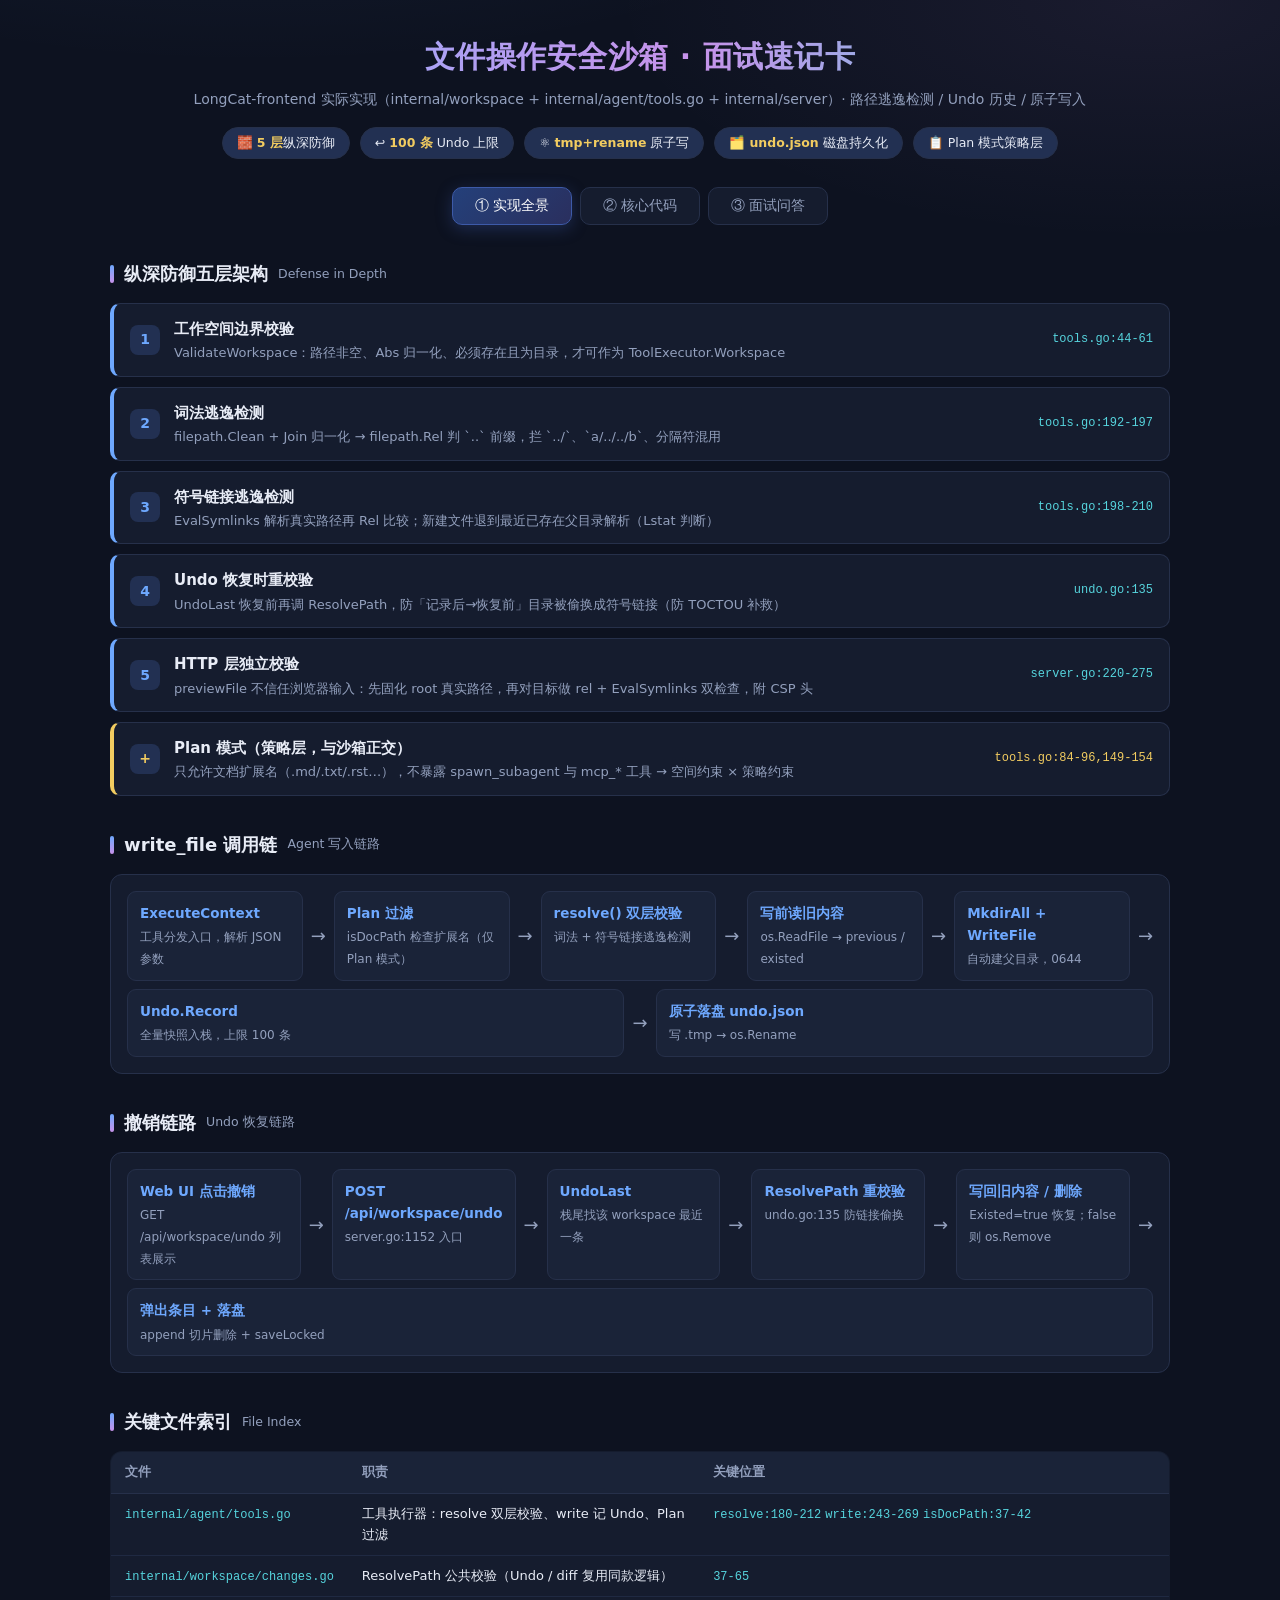
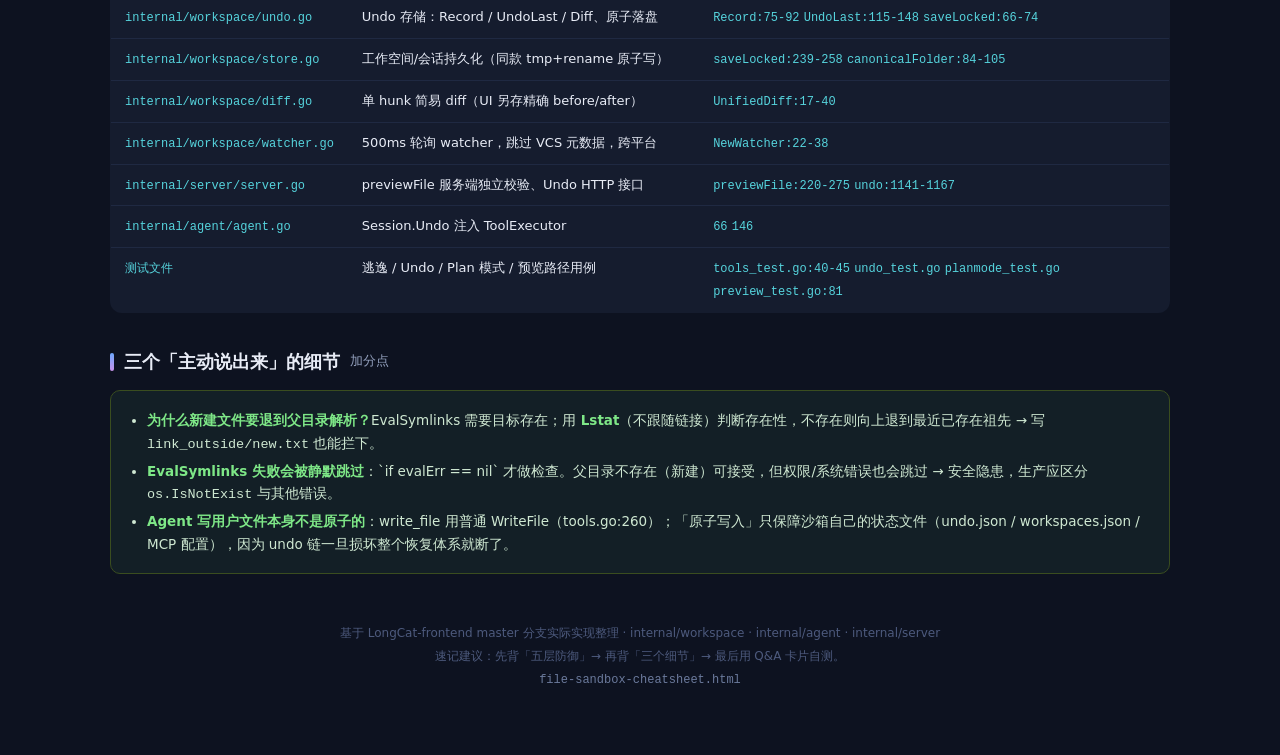
<file: desktop/src-tauri/file-sandbox-cheatsheet.html>
<!DOCTYPE html>
<html lang="zh-CN">
<head>
<meta charset="UTF-8">
<meta name="viewport" content="width=device-width, initial-scale=1.0">
<title>文件操作安全沙箱 · 面试速记卡</title>
<meta name="description" content="LongCat-frontend 文件操作安全沙箱实现速记卡：路径逃逸检测、Undo 历史、原子写入，附面试 Q&A。">
<style>
  :root{
    --bg:#0d1220; --panel:#151c2e; --panel2:#1a2338; --border:#26304a;
    --text:#e8ecf6; --muted:#93a0bd; --accent:#6ea8fe; --green:#7ee787;
    --amber:#f2cc60; --red:#ff7b72; --violet:#c792ea; --teal:#56d4dd;
    --code-bg:#0a0f1a; --chip-bg:#223052;
  }
  *{box-sizing:border-box; margin:0; padding:0;}
  body{
    background:var(--bg); color:var(--text);
    font-family:"PingFang SC","Microsoft YaHei","Segoe UI",system-ui,-apple-system,sans-serif;
    line-height:1.65; padding:32px 16px 64px;
    background-image:radial-gradient(1200px 500px at 20% -10%, rgba(110,168,254,.09), transparent 60%),
                     radial-gradient(900px 400px at 90% 0%, rgba(199,146,234,.07), transparent 60%);
  }
  .wrap{max-width:1060px; margin:0 auto;}
  code,pre{font-family:"Cascadia Code","JetBrains Mono",Consolas,"Courier New",monospace;}

  /* ===== Header ===== */
  header{text-align:center; margin-bottom:28px;}
  header h1{
    font-size:30px; font-weight:800; letter-spacing:.5px;
    background:linear-gradient(90deg,#8ab4ff,#c792ea 55%,#56d4dd);
    -webkit-background-clip:text; background-clip:text; -webkit-text-fill-color:transparent;
  }
  header .sub{color:var(--muted); margin-top:6px; font-size:14px;}
  .chips{display:flex; flex-wrap:wrap; gap:10px; justify-content:center; margin-top:16px;}
  .chip{
    background:var(--chip-bg); border:1px solid var(--border); color:var(--text);
    font-size:12.5px; padding:5px 14px; border-radius:999px;
  }
  .chip b{color:var(--amber);}

  /* ===== Tabs ===== */
  .tabs{display:flex; gap:8px; justify-content:center; margin-bottom:24px;}
  .tab-btn{
    background:var(--panel); color:var(--muted); border:1px solid var(--border);
    padding:9px 22px; border-radius:10px; font-size:14px; cursor:pointer;
    transition:all .15s ease;
  }
  .tab-btn:hover{color:var(--text); border-color:#34405f;}
  .tab-btn.active{
    background:linear-gradient(135deg,#24407a,#2a2f5e); color:#fff;
    border-color:#3d5aa8; box-shadow:0 4px 16px rgba(61,90,168,.35);
  }
  .tab-pane{display:none; animation:fadeIn .25s ease;}
  .tab-pane.active{display:block;}
  @keyframes fadeIn{from{opacity:0; transform:translateY(6px);} to{opacity:1; transform:none;}}

  /* ===== Section title ===== */
  .sec-title{
    font-size:18px; font-weight:700; margin:34px 0 14px;
    display:flex; align-items:center; gap:10px;
  }
  .sec-title::before{content:""; width:4px; height:18px; border-radius:2px;
    background:linear-gradient(180deg,#6ea8fe,#c792ea);}
  .sec-title .en{color:var(--muted); font-weight:400; font-size:12.5px;}

  /* ===== Defense layers ===== */
  .layer{
    display:flex; align-items:center; gap:14px;
    background:var(--panel); border:1px solid var(--border); border-left:4px solid var(--accent);
    border-radius:10px; padding:12px 16px; margin-bottom:10px;
  }
  .layer .idx{
    flex:0 0 30px; height:30px; border-radius:8px; display:grid; place-items:center;
    background:var(--chip-bg); color:var(--accent); font-weight:700; font-size:14px;
  }
  .layer .t{flex:1;}
  .layer .t b{font-size:15px;}
  .layer .t span{display:block; color:var(--muted); font-size:13px;}
  .layer .ref{color:var(--teal); font-size:12px; white-space:nowrap; font-family:Consolas,monospace;}
  .layer.policy{border-left-color:var(--amber);}
  .layer.policy .idx{color:var(--amber);}
  .layer.policy .ref{color:var(--amber);}

  /* ===== Flow ===== */
  .flow{display:flex; flex-wrap:wrap; gap:8px; align-items:stretch; background:var(--panel);
    border:1px solid var(--border); border-radius:12px; padding:16px;}
  .step{
    flex:1 1 150px; background:var(--panel2); border:1px solid var(--border);
    border-radius:9px; padding:10px 12px; font-size:13px;
  }
  .step b{display:block; color:var(--accent); font-size:13.5px; margin-bottom:2px;}
  .step span{color:var(--muted); font-size:12px;}
  .arrow{align-self:center; color:var(--muted); font-size:18px;}

  /* ===== Table ===== */
  .tbl{width:100%; border-collapse:collapse; font-size:13px; background:var(--panel);
    border:1px solid var(--border); border-radius:12px; overflow:hidden;}
  .tbl th{background:var(--panel2); text-align:left; padding:10px 14px; color:var(--muted);
    font-weight:600; border-bottom:1px solid var(--border); font-size:12.5px;}
  .tbl td{padding:9px 14px; border-bottom:1px solid #1f2942; vertical-align:top;}
  .tbl tr:last-child td{border-bottom:none;}
  .tbl td code{color:var(--teal); font-size:12px;}
  .tbl td .dim{color:var(--muted);}

  /* ===== Callout ===== */
  .callout{
    border:1px solid #3a4d1f; background:rgba(126,231,135,.06); border-radius:10px;
    padding:14px 18px; font-size:13.5px; color:#cfe8d2;
  }
  .callout b{color:var(--green);}
  .callout li{margin:4px 0 4px 18px;}

  /* ===== Code cards ===== */
  .code-card{
    background:var(--panel); border:1px solid var(--border); border-radius:12px;
    margin-bottom:18px; overflow:hidden;
  }
  .code-head{
    display:flex; flex-wrap:wrap; gap:8px 14px; align-items:center;
    padding:11px 18px; background:var(--panel2); border-bottom:1px solid var(--border);
    font-size:14px; font-weight:600;
  }
  .code-head .n{
    background:linear-gradient(135deg,#24407a,#2a2f5e); color:#8ab4ff;
    width:24px; height:24px; border-radius:7px; display:grid; place-items:center;
    font-size:12.5px; font-weight:800;
  }
  .code-head .loc{color:var(--teal); font-size:12px; font-family:Consolas,monospace; font-weight:400;}
  .code-head .tag{margin-left:auto; font-size:11.5px; color:var(--muted);
    background:var(--chip-bg); border:1px solid var(--border); padding:2px 10px; border-radius:999px;}
  pre.code-out{
    background:var(--code-bg); padding:16px 18px; overflow-x:auto;
    font-size:13px; line-height:1.7; tab-size:4;
  }
  pre.code-out .c{color:#5f7a9e; font-style:italic;}
  pre.code-out .c.note{color:var(--amber); background:rgba(242,204,96,.08); display:block;}
  pre.code-out .s{color:var(--amber);}
  pre.code-out .k{color:var(--violet); font-weight:600;}
  pre.code-out .t{color:var(--teal);}
  pre.code-out .n{color:#ff9d5c;}
  pre.code-out .fn{color:#8ab4ff;}
  .points{padding:12px 18px 14px; border-top:1px solid #1f2942; font-size:13px; color:var(--muted);}
  .points li{margin:3px 0 3px 20px;}
  .points b{color:var(--accent);}
  .points .risk{color:var(--red);}

  /* ===== Q&A cards ===== */
  .qa-grid{display:grid; grid-template-columns:repeat(auto-fill,minmax(320px,1fr)); gap:14px;}
  .qa-card{perspective:1200px; height:300px; cursor:pointer;}
  .qa-card .inner{position:relative; width:100%; height:100%; transform-style:preserve-3d;
    transition:transform .5s cubic-bezier(.4,.2,.2,1);}
  .qa-card.flipped .inner{transform:rotateY(180deg);}
  .qa-face{
    position:absolute; inset:0; backface-visibility:hidden; -webkit-backface-visibility:hidden;
    border-radius:12px; border:1px solid var(--border); padding:16px 18px; overflow:auto;
  }
  .qa-front{background:var(--panel); display:flex; flex-direction:column;}
  .qa-front .q{font-size:15px; font-weight:700; margin-top:8px; line-height:1.55;}
  .qa-back{background:linear-gradient(160deg,#1a2338,#151c2e); transform:rotateY(180deg);
    border-color:#3d5aa8;}
  .qa-back h4{color:var(--accent); font-size:13px; margin-bottom:8px; letter-spacing:.5px;}
  .qa-back ul{list-style:none;}
  .qa-back li{font-size:12.8px; color:#c6cfe4; margin:6px 0; padding-left:16px; position:relative;}
  .qa-back li::before{content:"▸"; position:absolute; left:0; color:var(--green);}
  .qa-back .tag2{display:inline-block; margin-top:8px; font-size:11px; color:var(--muted);}
  .qa-card .cat{
    align-self:flex-start; font-size:11px; padding:2px 10px; border-radius:999px;
    border:1px solid var(--border); color:var(--amber);
  }
  .qa-card .hint{margin-top:auto; font-size:11px; color:#4d5a7d; padding-top:8px;}
  .qa-card.bonus .qa-front{border-color:rgba(242,204,96,.5);}
  .qa-card.bonus .cat{color:var(--green); border-color:rgba(126,231,135,.4);}
  .qa-toolbar{display:flex; justify-content:space-between; align-items:center; margin:30px 0 14px;}
  .qa-toolbar .sec-title{margin:0;}
  #revealAll{
    background:var(--chip-bg); color:var(--text); border:1px solid var(--border);
    padding:7px 18px; border-radius:9px; cursor:pointer; font-size:13px;
  }
  #revealAll:hover{border-color:var(--accent); color:var(--accent);}

  footer{margin-top:48px; text-align:center; color:#4d5a7d; font-size:12px; line-height:1.9;}
  footer code{color:#6b7a9c;}

  @media (max-width:640px){
    header h1{font-size:23px;}
    .qa-grid{grid-template-columns:1fr;}
  }
  @media print{
    body{background:#fff; color:#111;}
    .tab-pane{display:block !important;}
    .qa-card .inner{transform:none !important;}
    .qa-face{position:static; backface-visibility:visible;}
    .qa-back{transform:none; display:block; margin-top:6px;}
    .tab-btn,#revealAll{display:none;}
  }
</style>
</head>
<body>
<div class="wrap">

  <header>
    <h1>文件操作安全沙箱 · 面试速记卡</h1>
    <div class="sub">LongCat-frontend 实际实现（internal/workspace + internal/agent/tools.go + internal/server）· 路径逃逸检测 / Undo 历史 / 原子写入</div>
    <div class="chips">
      <span class="chip">🧱 <b>5 层</b>纵深防御</span>
      <span class="chip">↩️ <b>100 条</b> Undo 上限</span>
      <span class="chip">⚛️ <b>tmp+rename</b> 原子写</span>
      <span class="chip">🗂️ <b>undo.json</b> 磁盘持久化</span>
      <span class="chip">📋 Plan 模式策略层</span>
    </div>
  </header>

  <nav class="tabs">
    <button class="tab-btn active" data-tab="overview">① 实现全景</button>
    <button class="tab-btn" data-tab="code">② 核心代码</button>
    <button class="tab-btn" data-tab="qa">③ 面试问答</button>
  </nav>

  <!-- ================= Tab 1: Overview ================= -->
  <section class="tab-pane active" id="tab-overview">

    <div class="sec-title">纵深防御五层架构 <span class="en">Defense in Depth</span></div>
    <div class="layer"><div class="idx">1</div>
      <div class="t"><b>工作空间边界校验</b><span>ValidateWorkspace：路径非空、Abs 归一化、必须存在且为目录，才可作为 ToolExecutor.Workspace</span></div>
      <div class="ref">tools.go:44-61</div></div>
    <div class="layer"><div class="idx">2</div>
      <div class="t"><b>词法逃逸检测</b><span>filepath.Clean + Join 归一化 → filepath.Rel 判 `..` 前缀，拦 `../`、`a/../../b`、分隔符混用</span></div>
      <div class="ref">tools.go:192-197</div></div>
    <div class="layer"><div class="idx">3</div>
      <div class="t"><b>符号链接逃逸检测</b><span>EvalSymlinks 解析真实路径再 Rel 比较；新建文件退到最近已存在父目录解析（Lstat 判断）</span></div>
      <div class="ref">tools.go:198-210</div></div>
    <div class="layer"><div class="idx">4</div>
      <div class="t"><b>Undo 恢复时重校验</b><span>UndoLast 恢复前再调 ResolvePath，防「记录后→恢复前」目录被偷换成符号链接（防 TOCTOU 补救）</span></div>
      <div class="ref">undo.go:135</div></div>
    <div class="layer"><div class="idx">5</div>
      <div class="t"><b>HTTP 层独立校验</b><span>previewFile 不信任浏览器输入：先固化 root 真实路径，再对目标做 rel + EvalSymlinks 双检查，附 CSP 头</span></div>
      <div class="ref">server.go:220-275</div></div>
    <div class="layer policy"><div class="idx">+</div>
      <div class="t"><b>Plan 模式（策略层，与沙箱正交）</b><span>只允许文档扩展名（.md/.txt/.rst…），不暴露 spawn_subagent 与 mcp_* 工具 → 空间约束 × 策略约束</span></div>
      <div class="ref">tools.go:84-96,149-154</div></div>

    <div class="sec-title">write_file 调用链 <span class="en">Agent 写入链路</span></div>
    <div class="flow">
      <div class="step"><b>ExecuteContext</b><span>工具分发入口，解析 JSON 参数</span></div>
      <div class="arrow">→</div>
      <div class="step"><b>Plan 过滤</b><span>isDocPath 检查扩展名（仅 Plan 模式）</span></div>
      <div class="arrow">→</div>
      <div class="step"><b>resolve() 双层校验</b><span>词法 + 符号链接逃逸检测</span></div>
      <div class="arrow">→</div>
      <div class="step"><b>写前读旧内容</b><span>os.ReadFile → previous / existed</span></div>
      <div class="arrow">→</div>
      <div class="step"><b>MkdirAll + WriteFile</b><span>自动建父目录，0644</span></div>
      <div class="arrow">→</div>
      <div class="step"><b>Undo.Record</b><span>全量快照入栈，上限 100 条</span></div>
      <div class="arrow">→</div>
      <div class="step"><b>原子落盘 undo.json</b><span>写 .tmp → os.Rename</span></div>
    </div>

    <div class="sec-title">撤销链路 <span class="en">Undo 恢复链路</span></div>
    <div class="flow">
      <div class="step"><b>Web UI 点击撤销</b><span>GET /api/workspace/undo 列表展示</span></div>
      <div class="arrow">→</div>
      <div class="step"><b>POST /api/workspace/undo</b><span>server.go:1152 入口</span></div>
      <div class="arrow">→</div>
      <div class="step"><b>UndoLast</b><span>栈尾找该 workspace 最近一条</span></div>
      <div class="arrow">→</div>
      <div class="step"><b>ResolvePath 重校验</b><span>undo.go:135 防链接偷换</span></div>
      <div class="arrow">→</div>
      <div class="step"><b>写回旧内容 / 删除</b><span>Existed=true 恢复；false 则 os.Remove</span></div>
      <div class="arrow">→</div>
      <div class="step"><b>弹出条目 + 落盘</b><span>append 切片删除 + saveLocked</span></div>
    </div>

    <div class="sec-title">关键文件索引 <span class="en">File Index</span></div>
    <table class="tbl">
      <tr><th>文件</th><th>职责</th><th>关键位置</th></tr>
      <tr><td><code>internal/agent/tools.go</code></td><td>工具执行器：resolve 双层校验、write 记 Undo、Plan 过滤</td><td><code>resolve:180-212</code> <code>write:243-269</code> <code>isDocPath:37-42</code></td></tr>
      <tr><td><code>internal/workspace/changes.go</code></td><td>ResolvePath 公共校验（Undo / diff 复用同款逻辑）</td><td><code>37-65</code></td></tr>
      <tr><td><code>internal/workspace/undo.go</code></td><td>Undo 存储：Record / UndoLast / Diff、原子落盘</td><td><code>Record:75-92</code> <code>UndoLast:115-148</code> <code>saveLocked:66-74</code></td></tr>
      <tr><td><code>internal/workspace/store.go</code></td><td>工作空间/会话持久化（同款 tmp+rename 原子写）</td><td><code>saveLocked:239-258</code> <code>canonicalFolder:84-105</code></td></tr>
      <tr><td><code>internal/workspace/diff.go</code></td><td>单 hunk 简易 diff（UI 另存精确 before/after）</td><td><code>UnifiedDiff:17-40</code></td></tr>
      <tr><td><code>internal/workspace/watcher.go</code></td><td>500ms 轮询 watcher，跳过 VCS 元数据，跨平台</td><td><code>NewWatcher:22-38</code></td></tr>
      <tr><td><code>internal/server/server.go</code></td><td>previewFile 服务端独立校验、Undo HTTP 接口</td><td><code>previewFile:220-275</code> <code>undo:1141-1167</code></td></tr>
      <tr><td><code>internal/agent/agent.go</code></td><td>Session.Undo 注入 ToolExecutor</td><td><code>66</code> <code>146</code></td></tr>
      <tr><td><code>测试文件</code></td><td>逃逸 / Undo / Plan 模式 / 预览路径用例</td><td><code>tools_test.go:40-45</code> <code>undo_test.go</code> <code>planmode_test.go</code> <code>preview_test.go:81</code></td></tr>
    </table>

    <div class="sec-title">三个「主动说出来」的细节 <span class="en">加分点</span></div>
    <div class="callout">
      <ul>
        <li><b>为什么新建文件要退到父目录解析？</b>EvalSymlinks 需要目标存在；用 <b>Lstat</b>（不跟随链接）判断存在性，不存在则向上退到最近已存在祖先 → 写 <code>link_outside/new.txt</code> 也能拦下。</li>
        <li><b>EvalSymlinks 失败会被静默跳过</b>：`if evalErr == nil` 才做检查。父目录不存在（新建）可接受，但权限/系统错误也会跳过 → 安全隐患，生产应区分 <code>os.IsNotExist</code> 与其他错误。</li>
        <li><b>Agent 写用户文件本身不是原子的</b>：write_file 用普通 WriteFile（tools.go:260）；「原子写入」只保障沙箱自己的状态文件（undo.json / workspaces.json / MCP 配置），因为 undo 链一旦损坏整个恢复体系就断了。</li>
      </ul>
    </div>
  </section>

  <!-- ================= Tab 2: Code ================= -->
  <section class="tab-pane" id="tab-code">
    <div class="sec-title">核心代码逐段精读 <span class="en">Key Code · 行号对应 master 分支</span></div>

    <div class="code-card">
      <div class="code-head"><span class="n">1</span>词法逃逸检测 <span class="loc">internal/agent/tools.go:192-197</span><span class="tag">拦 `../` 遍历</span></div>
      <script type="text/plain" class="code-src">// resolve()：所有文件工具的必经入口，第一层 = 词法检查
clean := filepath.Clean(filepath.Join(root, filepath.FromSlash(path))) // 归一化：折叠 . / .. / 分隔符
rel, err := filepath.Rel(root, clean)
if err != nil || rel == ".." || strings.HasPrefix(rel, ".."+string(filepath.Separator)) {
    return "", errors.New("路径必须位于工作空间内") // 中文错误直接透出给 Agent
}</script>
      <pre class="code-out"></pre>
      <ul class="points">
        <li><b>要点</b>：FromSlash 统一斜杠 → Clean 折叠 `.`/`..` → Rel 判是否跳出 root。能防 <code>../outside.txt</code>、<code>a/../../b</code>、反斜杠混用。</li>
        <li class="risk"><b>局限</b>：只处理字符串，防不了符号链接「物理跳转」→ 需要第二层。</li>
      </ul>
    </div>

    <div class="code-card">
      <div class="code-head"><span class="n">2</span>符号链接逃逸检测 <span class="loc">internal/agent/tools.go:198-210</span><span class="tag">拦 link 出沙箱</span></div>
      <script type="text/plain" class="code-src">// 第二层：词法合法 ≠ 物理合法。把目标解析成真实路径再比一次。
check := clean
if _, statErr := os.Lstat(clean); os.IsNotExist(statErr) {
    check = filepath.Dir(clean) // ▲ 新建文件不存在 → 退到最近已存在父目录解析
}
if resolved, evalErr := filepath.EvalSymlinks(check); evalErr == nil {
    resolvedRoot, rootErr := filepath.EvalSymlinks(root)
    if rootErr == nil {
        r, relErr := filepath.Rel(resolvedRoot, resolved)
        if relErr != nil || r == ".." || strings.HasPrefix(r, ".."+string(filepath.Separator)) {
            return "", errors.New("路径不能通过符号链接离开工作空间")
        }
    }
}</script>
      <pre class="code-out"></pre>
      <ul class="points">
        <li><b>Lstat vs Stat</b>：Lstat 不跟随链接，用于「文件是否存在」判断，避免误判。</li>
        <li><b>退父目录</b>：EvalSymlinks 需要目标存在，新建场景向上退，`link_outside/new.txt` 一样被拦。</li>
        <li class="risk"><b>隐患</b>：`if evalErr == nil` 静默吞错——权限/系统错误时检查被跳过（面试主动指出 = 加分）。</li>
      </ul>
    </div>

    <div class="code-card">
      <div class="code-head"><span class="n">3</span>write()：写前读旧 + 写后记 Undo <span class="loc">internal/agent/tools.go:243-269</span><span class="tag">Undo 快照时机</span></div>
      <script type="text/plain" class="code-src">func (e *ToolExecutor) write(path, content string) (string, error) {
    file, err := e.resolve(path)           // ▲ ① 双层逃逸检测
    if err != nil { return "", err }

    previous, readErr := os.ReadFile(file) // ▲ ② 写入前先读旧内容 → Undo 快照
    existed := readErr == nil
    if readErr != nil && !os.IsNotExist(readErr) { return "", readErr }

    if err := os.MkdirAll(filepath.Dir(file), 0o755); err != nil { return "", err } // 自动建父目录
    if err := os.WriteFile(file, []byte(content), 0o644); err != nil { return "", err } // ▲ 注意：本身非原子

    if e.Undo != nil {                     // ▲ ③ 记录撤销快照（写入之后落盘）
        if err := e.Undo.Record(e.Workspace, path, previous, existed, "agent write_file"); err != nil {
            return "", err
        }
    }
    return fmt.Sprintf("已写入 %d 字节到 %s", len(content), filepath.ToSlash(path)), nil
}</script>
      <pre class="code-out"></pre>
      <ul class="points">
        <li><b>Undo 兜底</b>：旧内容先读出，写入失败也不丢「撤销能力」；Record 再调 ResolvePath 复核（undo.go:81）。</li>
        <li><b>权限</b>：文件 0644、目录 0755；Windows 上基本由 ACL 接管。</li>
        <li class="risk"><b>讨论点</b>：若 Record 失败则整个工具报错，但文件已写入 → 先写后记的取舍。</li>
      </ul>
    </div>

    <div class="code-card">
      <div class="code-head"><span class="n">4</span>ResolvePath：公共校验（Undo/diff 复用） <span class="loc">internal/workspace/changes.go:37-65</span><span class="tag">同一套逻辑</span></div>
      <script type="text/plain" class="code-src">// workspace 包内公共函数，与 tools.go resolve() 逻辑一致；
// 供 Undo 恢复、diff API、服务端路径校验复用。
func ResolvePath(root, path string) (string, error) {
    root, err := filepath.Abs(root)
    if err != nil { return "", err }
    target := filepath.Clean(filepath.Join(root, filepath.FromSlash(path)))
    rel, err := filepath.Rel(root, target)
    if err != nil || rel == ".." || strings.HasPrefix(rel, ".."+string(filepath.Separator)) {
        return "", errors.New("路径必须位于工作空间内")
    }
    if rootInfo, statErr := os.Stat(root); statErr != nil || !rootInfo.IsDir() {
        return "", errors.New("工作空间不是目录")
    }
    check := target
    if _, statErr := os.Lstat(check); os.IsNotExist(statErr) { check = filepath.Dir(check) }
    if resolved, evalErr := filepath.EvalSymlinks(check); evalErr == nil {
        if resolvedRoot, rootErr := filepath.EvalSymlinks(root); rootErr == nil {
            r, relErr := filepath.Rel(resolvedRoot, resolved)
            if relErr != nil || r == ".." || strings.HasPrefix(r, ".."+string(filepath.Separator)) {
                return "", errors.New("路径不能通过符号链接离开工作空间")
            }
        }
    }
    return target, nil
}</script>
      <pre class="code-out"></pre>
      <ul class="points">
        <li><b>复用点</b>：undo.go 的 Record/UndoLast/Diff 全部走它 → 恢复时也做逃逸检测（防链接偷换）。</li>
        <li class="risk"><b>坏味道</b>：与 tools.go resolve() 高度重复，两处修 bug 容易漏一处 → 面试可提「收敛到一个函数」。</li>
      </ul>
    </div>

    <div class="code-card">
      <div class="code-head"><span class="n">5</span>原子写入：tmp + rename <span class="loc">internal/workspace/undo.go:66-74</span><span class="tag">崩溃不留半写</span></div>
      <script type="text/plain" class="code-src">// 所有状态文件统一原子写模式：先写 .tmp 再 rename 覆盖。
func (u *UndoStore) saveLocked() error {
    data, err := json.MarshalIndent(undoState{Entries: u.entries}, "", "  ")
    if err != nil { return err }
    if err := os.MkdirAll(filepath.Dir(u.path), 0o755); err != nil { return err }
    tmp := u.path + ".tmp"
    if err := os.WriteFile(tmp, data, 0o600); err != nil { return err } // ▲ 权限 0600（含旧内容，需保密）
    return os.Rename(tmp, u.path) // ▲ 同目录 rename = 原子替换，进程崩溃也不会留下半个文件
}</script>
      <pre class="code-out"></pre>
      <ul class="points">
        <li><b>同款模式</b>：store.go:239-258（workspaces.json）、mcp/manager.go:169-173、im/bridge.go:121-136。</li>
        <li><b>为什么必须同目录</b>：跨文件系统 rename 退化为 copy，不原子。</li>
        <li class="risk"><b>注意</b>：崩溃可能残留 `.tmp` 文件；Windows 上目标被占用时 rename 会失败。</li>
      </ul>
    </div>

    <div class="code-card">
      <div class="code-head"><span class="n">6</span>UndoLast：恢复 + 重校验 <span class="loc">internal/workspace/undo.go:115-148</span><span class="tag">撤销的核心</span></div>
      <script type="text/plain" class="code-src">func (u *UndoStore) UndoLast(root string) (UndoEntry, error) {
    // ... 从栈尾倒序找该 workspace 最近一条 entry
    entry := u.entries[index]

    target, err := ResolvePath(root, entry.File) // ▲ 恢复前重新校验，防记录后被偷换符号链接
    if err != nil { return UndoEntry{}, err }

    if entry.Existed {                            // 原文件存在 → 写回旧内容
        if err := os.MkdirAll(filepath.Dir(target), 0o755); err != nil { return UndoEntry{}, err }
        if err := os.WriteFile(target, []byte(entry.PreviousContent), 0o644); err != nil {
            return UndoEntry{}, err
        }
    } else if err := os.Remove(target); err != nil && !errors.Is(err, os.ErrNotExist) {
        return UndoEntry{}, err                   // 原本不存在 → 删除新文件
    }
    u.entries = append(u.entries[:index], u.entries[index+1:]...) // 弹出该条
    return entry, u.saveLocked()                  // 落盘
}</script>
      <pre class="code-out"></pre>
      <ul class="points">
        <li><b>UndoEntry 字段</b>（undo.go:15-27）：ID / Workspace / File / <b>PreviousContent 全量快照</b> / Existed / Timestamp / Action。</li>
        <li><b>容量</b>：Record 时 `len &gt; 100` 则裁掉最旧（undo.go:88-90）——<b>全局</b>上限，跨工作空间共享。</li>
        <li class="risk"><b>讨论点</b>：全量存内容，大文件会膨胀 undo.json。</li>
      </ul>
    </div>

    <div class="code-card">
      <div class="code-head"><span class="n">7</span>previewFile：HTTP 入口独立校验 <span class="loc">internal/server/server.go:220-275（精简示意）</span><span class="tag">不可信输入</span></div>
      <script type="text/plain" class="code-src">func (a *api) previewFile(w http.ResponseWriter, r *http.Request) {
    root := a.activeWorkspace.Path

    resolvedRoot := root
    if realRoot, err := filepath.EvalSymlinks(root); err == nil {
        resolvedRoot = filepath.Clean(realRoot) // ▲ 先固化 root 的真实路径
    }
    // 词法层：Clean + Rel（路径来自 query/path 参数，先经 URL 解码）
    check, err := filepath.Rel(resolvedRoot, target)
    if err != nil || check == ".." || strings.HasPrefix(check, ".."+string(filepath.Separator)) {
        http.Error(w, "预览路径必须位于当前文件夹内", http.StatusForbidden)
    }
    // 链接层：目标解析后再比一次（目录请求自动补 index.html）
    if resolved, err := filepath.EvalSymlinks(target); err == nil {
        r, relErr := filepath.Rel(resolvedRoot, resolved)
        if relErr != nil || r == ".." || strings.HasPrefix(r, ".."+string(filepath.Separator)) {
            http.Error(w, "预览路径不能通过符号链接离开当前文件夹", http.StatusForbidden)
        }
    }
    // ... 附 CSP 头 + http.ServeContent 输出
}</script>
      <pre class="code-out"></pre>
      <ul class="points">
        <li><b>为什么独立实现</b>：HTTP 入口不可信，泄露 = 任意文件读取漏洞；绝不接受任意文件系统 root。</li>
        <li><b>响应头</b>：CSP `default-src 'self'` 等（server.go:290）+ `Cache-Control: no-cache`。</li>
        <li><b>测试</b>：preview_test.go:81 用 `../outside.html` 验证 403。</li>
      </ul>
    </div>
  </section>

  <!-- ================= Tab 3: Q&A ================= -->
  <section class="tab-pane" id="tab-qa">
    <div class="qa-toolbar">
      <div class="sec-title">面试问答（点击卡片翻转） <span class="en">13 + 3</span></div>
      <button id="revealAll">全部展开</button>
    </div>
    <div class="qa-grid">

      <div class="qa-card"><div class="inner">
        <div class="qa-face qa-front"><span class="cat">安全</span>
          <div class="q">为什么有了 Clean + Rel 的词法检查，还要做 EvalSymlinks？</div>
          <div class="hint">点击翻转 ▸</div></div>
        <div class="qa-face qa-back"><h4>参考答案</h4><ul>
          <li>词法检查只处理字符串，防不了「物理跳转」：工作空间内可能有指向外部的符号链接。</li>
          <li><code>root/link/secret.txt</code> 词法完全合法，实际却读到外面。</li>
          <li>两层缺一不可：词法层挡 <code>../</code> 攻击，链接层挡 link 攻击。</li>
          <li>代码位置：tools.go:192-210，三层组合 = Clean 归一化 + Rel 判越界 + EvalSymlinks 比真实路径。</li>
        </ul><span class="tag2">tools.go:192-210 · changes.go:44-62</span></div>
      </div></div>

      <div class="qa-card"><div class="inner">
        <div class="qa-face qa-front"><span class="cat">安全</span>
          <div class="q">EvalSymlinks 检查存在 TOCTOU 竞态，怎么破？</div>
          <div class="hint">点击翻转 ▸</div></div>
        <div class="qa-face qa-back"><h4>参考答案</h4><ul>
          <li>承认竞态：检查通过到真正 open/write 之间，有本地权限者可把目录替换成符号链接。</li>
          <li>缓解①：<code>openat</code> 系系统调用 + <code>O_NOFOLLOW</code>（逐级 open，链接即失败）。</li>
          <li>缓解②：写入后重新 EvalSymlinks 复核路径。</li>
          <li>本项目的补救：Undo 恢复时重校验（undo.go:135）——但写入本身仍有窗口。</li>
          <li>面试能主动指出「检查与使用分离」的窗口 = 加分。</li>
        </ul><span class="tag2">undo.go:135 是现有防线</span></div>
      </div></div>

      <div class="qa-card"><div class="inner">
        <div class="qa-face qa-front"><span class="cat">安全</span>
          <div class="q">代码里 `if evalErr == nil` 才做链接检查——EvalSymlinks 失败会怎样？</div>
          <div class="hint">点击翻转 ▸</div></div>
        <div class="qa-face qa-back"><h4>参考答案</h4><ul>
          <li>会<b>静默跳过</b>检查，不报错也不拒绝。</li>
          <li>父目录不存在（新建场景）：可接受——MkdirAll 会新建，不存在即无法是链接。</li>
          <li>目录存在但权限/系统错误：<b>隐患</b>，等于绕过第二层。</li>
          <li>生产做法：区分 <code>os.IsNotExist</code>（放行新建）与其他错误（拒绝并报错）。</li>
          <li>这是代码真实弱点，主动说出显得读码仔细。</li>
        </ul><span class="tag2">tools.go:202 · changes.go:54</span></div>
      </div></div>

      <div class="qa-card"><div class="inner">
        <div class="qa-face qa-front"><span class="cat">安全</span>
          <div class="q">Windows 上还有哪些绕过姿势？</div>
          <div class="hint">点击翻转 ▸</div></div>
        <div class="qa-face qa-back"><h4>参考答案</h4><ul>
          <li>NTFS <b>junction</b>：Go 的 EvalSymlinks 走 GetFinalPathNameByHandle，能解析 reparse point，现代 Go 基本可拦。</li>
          <li><b>8.3 短文件名</b>（<code>C:\PROGRA~1</code>）：需确认 EvalSymlinks 是否规范化。</li>
          <li><code>\\?\</code> 设备路径、UNC 路径、大小写（本项目 samePath 用 EqualFold 处理，store.go:134-138）。</li>
          <li>URL 编码 <code>%2e%2e</code>：必须先解码再 Clean+Rel 校验（preview_test.go:81 有用例）。</li>
          <li>通用原则：<b>先归一化、再校验</b>；平台差异要列测试矩阵。</li>
        </ul><span class="tag2">store.go:134-138 · preview_test.go:81</span></div>
      </div></div>

      <div class="qa-card"><div class="inner">
        <div class="qa-face qa-front"><span class="cat">安全</span>
          <div class="q">为什么服务端 preview 接口要重复实现一遍路径校验，而不是复用 ResolvePath？</div>
          <div class="hint">点击翻转 ▸</div></div>
        <div class="qa-face qa-back"><h4>参考答案</h4><ul>
          <li>HTTP 入口不可信：浏览器来的任何输入都不能信任，泄露出沙箱 = 任意文件读取。</li>
          <li>previewFile 先固化 root 真实路径，再对目标做 rel + EvalSymlinks 双检查（server.go:220-275）。</li>
          <li>可以点评：agent resolve / workspace ResolvePath / server previewFile 三处重复是坏味道，理想收敛到共享函数。</li>
          <li>「我会重构收敛」= 加分回答。</li>
        </ul><span class="tag2">server.go:220-275</span></div>
      </div></div>

      <div class="qa-card"><div class="inner">
        <div class="qa-face qa-front"><span class="cat">并发</span>
          <div class="q">UndoStore 的并发模型？多会话共享一个 store 有什么问题？</div>
          <div class="hint">点击翻转 ▸</div></div>
        <div class="qa-face qa-back"><h4>参考答案</h4><ul>
          <li>sync.Mutex 保护 entries 切片与落盘（undo.go:31-33, 76-77）。</li>
          <li>全局单例（server.go:85）被所有会话共享，注入各 Session（server.go:1435）。</li>
          <li>问题①：UndoLast 按<b>全局时间戳</b>取最近一条，多会话交错时可能撤销别的会话的修改（只按 workspace 过滤）。</li>
          <li>问题②：100 条上限是<b>全局</b>的，繁忙会话会把其他工作空间的条目挤掉（undo.go:88-90）。</li>
          <li>改进方向：按会话隔离或按 workspace 分桶。</li>
        </ul><span class="tag2">undo.go:88-90 · server.go:85</span></div>
      </div></div>

      <div class="qa-card"><div class="inner">
        <div class="qa-face qa-front"><span class="cat">设计</span>
          <div class="q">PreviousContent 全量存内容，大文件怎么办？</div>
          <div class="hint">点击翻转 ▸</div></div>
        <div class="qa-face qa-back"><h4>参考答案</h4><ul>
          <li>全量快照：简单可靠，撤销无需 diff 重建。</li>
          <li>代价：100 条 × 大文件会让 undo.json 迅速膨胀。</li>
          <li>改进：超大文件只记前 N 字节 + 元信息；或增量 diff 存储；或按单条大小限制。</li>
          <li>项目里 diff 接口（undo.go:150-176）已能算 before/after，可作增量存储基础。</li>
        </ul><span class="tag2">undo.go:19, 150-176</span></div>
      </div></div>

      <div class="qa-card"><div class="inner">
        <div class="qa-face qa-front"><span class="cat">设计</span>
          <div class="q">tmp + rename 原子写有什么注意点？</div>
          <div class="hint">点击翻转 ▸</div></div>
        <div class="qa-face qa-back"><h4>参考答案</h4><ul>
          <li>必须<b>同目录</b>：跨文件系统 rename 退化为 copy，不原子。</li>
          <li>权限 0600/0644 受 umask 影响；undo.json 含旧内容建议 0600。</li>
          <li>崩溃可能残留 <code>.tmp</code> 文件，需清理策略。</li>
          <li>Windows：os.Rename 走 MoveFileEx（可覆盖），但目标被占用会失败。</li>
          <li>引申：agent 用户文件写入没用原子写——Undo 已兜底，且 rename 换 inode 可能干扰 watcher/IDE。</li>
        </ul><span class="tag2">undo.go:66-74 · store.go:239-258</span></div>
      </div></div>

      <div class="qa-card"><div class="inner">
        <div class="qa-face qa-front"><span class="cat">设计</span>
          <div class="q">为什么 Undo 要持久化到磁盘而不是内存？</div>
          <div class="hint">点击翻转 ▸</div></div>
        <div class="qa-face qa-back"><h4>参考答案</h4><ul>
          <li>Agent 会话可能被中断、应用可能重启；只有持久化才能保证「改坏了还能撤」。</li>
          <li>代价：每次 Record 全量写盘 → 用原子写防损坏 + 100 条上限控体积。</li>
          <li>存储位置：llm.ConfigDir()/undo.json（undo.go:36-44）。</li>
          <li>启动时 NewUndoStoreAt 读回内存，Mutex 保证并发安全。</li>
        </ul><span class="tag2">undo.go:36-59</span></div>
      </div></div>

      <div class="qa-card"><div class="inner">
        <div class="qa-face qa-front"><span class="cat">设计</span>
          <div class="q">Plan 模式和沙箱是什么关系？</div>
          <div class="hint">点击翻转 ▸</div></div>
        <div class="qa-face qa-back"><h4>参考答案</h4><ul>
          <li>沙箱 = 空间约束（<b>能不能越界</b>）；Plan 模式 = 策略约束（<b>该不该改</b>），两层正交。</li>
          <li>Plan 下 write_file 仅允许文档扩展名：.md/.markdown/.txt/.rst/.adoc/.org（isDocPath, tools.go:37-42）。</li>
          <li>Plan 下不暴露 spawn_subagent 与 mcp_* 工具（tools.go:84-96, 167-171）——子 Agent 可能自行改代码。</li>
          <li>测试：planmode_test.go 三个用例覆盖「过滤工具 / 拒代码 / 放行文档」。</li>
        </ul><span class="tag2">tools.go:37-42,149-154 · planmode_test.go</span></div>
      </div></div>

      <div class="qa-card"><div class="inner">
        <div class="qa-face qa-front"><span class="cat">工程</span>
          <div class="q">resolve() 和 workspace.ResolvePath 几乎一样，为什么不做成一处？</div>
          <div class="hint">点击翻转 ▸</div></div>
        <div class="qa-face qa-back"><h4>参考答案</h4><ul>
          <li>历史演进 + 包依赖方向：ResolvePath 是给 undo/diff 用的公共函数，agent 的 resolve 早于它。</li>
          <li>两处逻辑近同（tools.go:180-212 vs changes.go:37-65），改一处漏一处是隐患。</li>
          <li>重构方向：agent 直接调 workspace.ResolvePath（返回干净绝对路径），删除重复。</li>
          <li>面试表述：「我注意到重复，会收敛到单一入口并补测试」。</li>
        </ul><span class="tag2">changes.go:37-65</span></div>
      </div></div>

      <div class="qa-card"><div class="inner">
        <div class="qa-face qa-front"><span class="cat">工程</span>
          <div class="q">这类安全代码怎么测？</div>
          <div class="hint">点击翻转 ▸</div></div>
        <div class="qa-face qa-back"><h4>参考答案</h4><ul>
          <li>现有：tools_test.go:40-45 的 <code>../outside.txt</code> 被拒；undo_test.go 覆盖覆盖/新建撤销；preview_test.go:81 的 403。</li>
          <li>补充①：os.Symlink 造指向外部的链接，专门测链接逃逸。</li>
          <li>补充②：表驱动 payload（<code>../</code>、<code>a/../../b</code>、绝对路径、空路径、URL 编码）。</li>
          <li>补充③：Go 原生 fuzz（testing.F）喂随机路径。</li>
          <li>补充④：Windows junction 需 CI 跑 Windows 矩阵。</li>
        </ul><span class="tag2">tools_test.go · undo_test.go · planmode_test.go</span></div>
      </div></div>

      <div class="qa-card"><div class="inner">
        <div class="qa-face qa-front"><span class="cat">工程</span>
          <div class="q">os.WriteFile 的 0644/0755 在 Windows 上有效吗？</div>
          <div class="hint">点击翻转 ▸</div></div>
        <div class="qa-face qa-back"><h4>参考答案</h4><ul>
          <li>Windows 上权限位基本被忽略，主要由 NTFS ACL 控制。</li>
          <li>若产品有 Linux 部署（服务器模式），需考虑 umask 叠加与显式 chmod。</li>
          <li>undo.json 用 0600 是对的：内含文件旧内容，属敏感数据。</li>
          <li>「跨平台权限差异」本身就是一个好的讨论切入点。</li>
        </ul><span class="tag2">tools.go:260 · undo.go:70</span></div>
      </div></div>

      <div class="qa-card bonus"><div class="inner">
        <div class="qa-face qa-front"><span class="cat">加分 ✦1</span>
          <div class="q">为什么新建文件要退到「最近的已存在父目录」解析？</div>
          <div class="hint">点击翻转 ▸</div></div>
        <div class="qa-face qa-back"><h4>参考答案</h4><ul>
          <li>EvalSymlinks 需要目标存在，而新文件本身不存在。</li>
          <li>用 Lstat（不跟随链接）判断存在性，不存在则向上退到最近已存在祖先。</li>
          <li>效果：write 到 <code>link_outside/new.txt</code> 也能被拦下——链接在父目录层就被识别。</li>
          <li>若不退父目录，新建场景会直接跳过链接检查 = 漏洞。</li>
        </ul><span class="tag2">tools.go:198-201</span></div>
      </div></div>

      <div class="qa-card bonus"><div class="inner">
        <div class="qa-face qa-front"><span class="cat">加分 ✦2</span>
          <div class="q">「原子写入」到底保障了什么？Agent 的 write_file 原子吗？</div>
          <div class="hint">点击翻转 ▸</div></div>
        <div class="qa-face qa-back"><h4>参考答案</h4><ul>
          <li>原子写入（tmp+rename）保障的是<b>沙箱自己的状态文件</b>：undo.json、workspaces.json、MCP 配置等。</li>
          <li>Agent 对用户文件的 write_file 用的是普通 WriteFile（tools.go:260），<b>不是</b>原子的。</li>
          <li>理由：用户文件写入靠 Undo 兜底（旧内容已先读出）；而状态文件一旦损坏，整个撤销链就断了。</li>
          <li>能精确区分这两者，说明真的读过实现。</li>
        </ul><span class="tag2">undo.go:66-74 vs tools.go:260</span></div>
      </div></div>

      <div class="qa-card bonus"><div class="inner">
        <div class="qa-face qa-front"><span class="cat">加分 ✦3</span>
          <div class="q">纵深防御全景：如果我要攻击这个沙箱，突破口在哪？</div>
          <div class="hint">点击翻转 ▸</div></div>
        <div class="qa-face qa-back"><h4>参考答案</h4><ul>
          <li>① EvalSymlinks 错误被静默跳过（权限错误时第二层失效）。</li>
          <li>② TOCTOU：检查与写入之间的符号链接偷换窗口。</li>
          <li>③ 并发撤销：多会话共享 store，撤销可能影响他人修改。</li>
          <li>④ 大文件 Undo 膨胀磁盘（DoS 面）。</li>
          <li>防御视角：先归一化再校验、openat+O_NOFOLLOW、按会话分桶、单条大小上限。</li>
          <li>攻防一体回答 = 面试高光时刻。</li>
        </ul><span class="tag2">攻击面 = 代码注释里的 risk 标注</span></div>
      </div></div>

    </div>
  </section>

  <footer>
    基于 LongCat-frontend master 分支实际实现整理 · internal/workspace · internal/agent · internal/server<br>
    速记建议：先背「五层防御」→ 再背「三个细节」→ 最后用 Q&A 卡片自测。<br>
    <code>file-sandbox-cheatsheet.html</code>
  </footer>
</div>

<script>
/* ---------- 简易 Go 语法高亮 ---------- */
(function(){
  const esc = s => s.replace(/&/g,'&amp;').replace(/</g,'&lt;').replace(/>/g,'&gt;');
  const re = /(\/\/[^\n]*|\/\*[\s\S]*?\*\/)|("(?:[^"\\\n]|\\.)*"|`(?:[^`\\]|\\.)*`)|(\b\d[\d.]*\b)|(\b(?:func|if|else|for|return|var|package|import|defer|go|struct|type|map|range|nil|true|false|switch|case|default|break|continue|select|chan|const)\b)|(\b(?:string|int|int64|uint32|byte|bool|error)\b)|(\b(?:len|make|new|append|copy|delete|cap|close|fmt|os|filepath|strings|errors|json|time)\b)|([A-Za-z_][A-Za-z0-9_]*)/g;

  function highlight(code){
    let out = '', last = 0, m;
    while((m = re.exec(code))){
      out += esc(code.slice(last, m.index));
      if(m[1]){ // comment
        const isNote = m[1].indexOf('▲') !== -1 || m[1].indexOf('考点') !== -1;
        out += '<span class="c' + (isNote ? ' note' : '') + '">' + esc(m[1]) + '</span>';
      } else if(m[2]){ out += '<span class="s">' + esc(m[2]) + '</span>'; }
      else if(m[3]){ out += '<span class="n">' + esc(m[3]) + '</span>'; }
      else if(m[4]){ out += '<span class="k">' + esc(m[4]) + '</span>'; }
      else if(m[5]){ out += '<span class="t">' + esc(m[5]) + '</span>'; }
      else if(m[6]){ out += '<span class="fn">' + esc(m[6]) + '</span>'; }
      else { out += '<span class="fn">' + esc(m[7]) + '</span>'; }
      last = re.lastIndex;
    }
    out += esc(code.slice(last));
    return out;
  }

  document.querySelectorAll('.code-card').forEach(card => {
    const src = card.querySelector('script.code-src');
    if(!src) return;
    card.querySelector('pre.code-out').innerHTML = highlight(src.textContent.replace(/^\n+|\s+$/g,''));
  });
})();

/* ---------- Tab 切换 ---------- */
document.querySelectorAll('.tab-btn').forEach(btn => {
  btn.addEventListener('click', () => {
    document.querySelectorAll('.tab-btn').forEach(b => b.classList.remove('active'));
    btn.classList.add('active');
    document.querySelectorAll('.tab-pane').forEach(p => {
      p.classList.toggle('active', p.id === 'tab-' + btn.dataset.tab);
    });
  });
});

/* ---------- Q&A 翻转卡片 ---------- */
document.querySelectorAll('.qa-card').forEach(card => {
  card.addEventListener('click', () => card.classList.toggle('flipped'));
});
const revealBtn = document.getElementById('revealAll');
revealBtn.addEventListener('click', () => {
  const expanded = revealBtn.dataset.on === '1';
  document.querySelectorAll('.qa-card').forEach(c => c.classList.toggle('flipped', !expanded));
  revealBtn.dataset.on = expanded ? '' : '1';
  revealBtn.textContent = expanded ? '全部展开' : '全部收起';
});
</script>
</body>
</html>
</file>
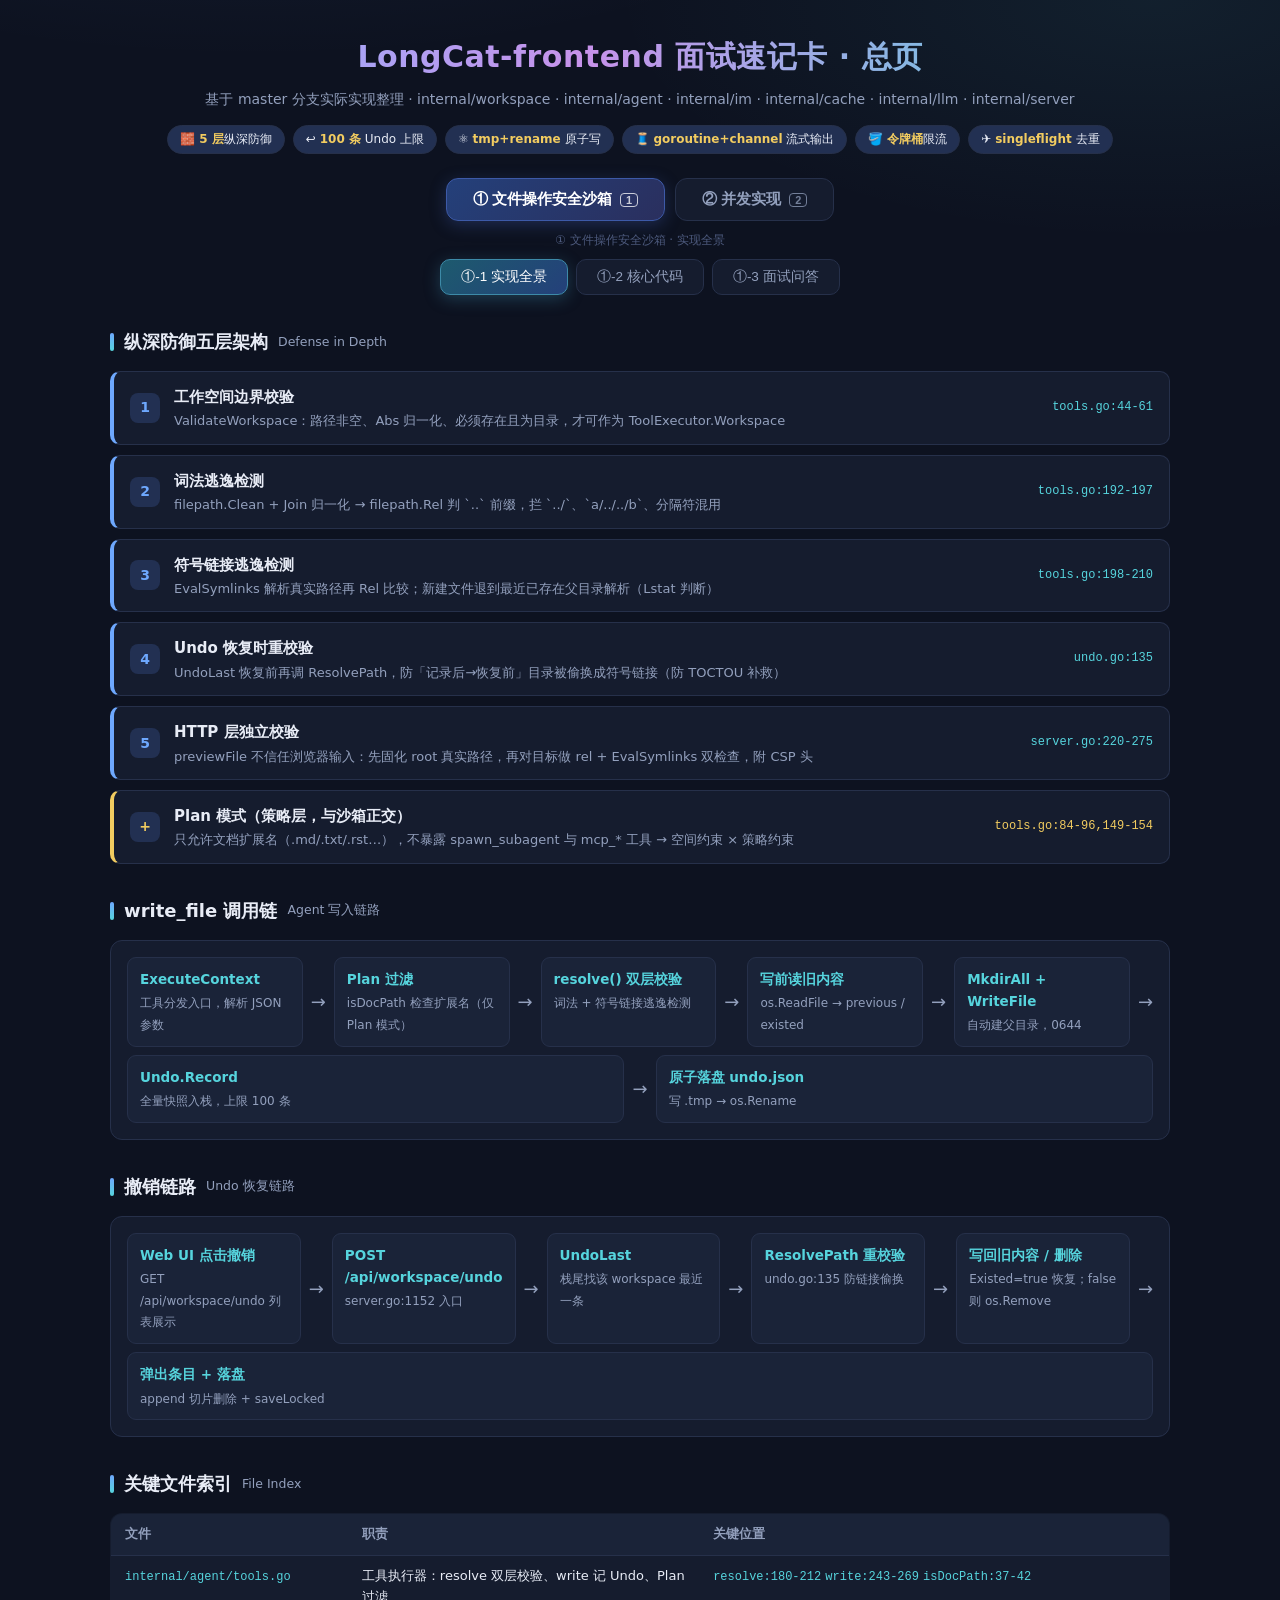
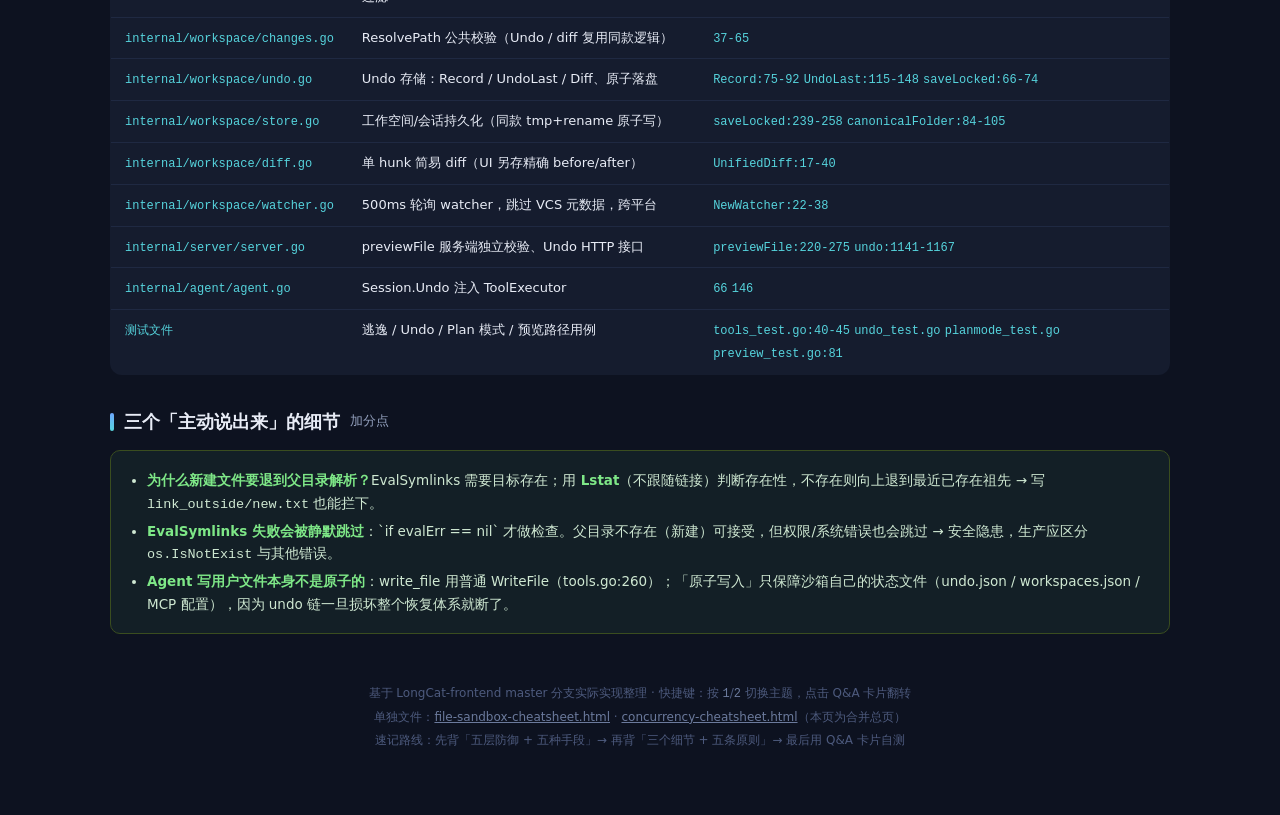
<file: desktop/src-tauri/interview-cheatsheet.html>
<!DOCTYPE html>
<html lang="zh-CN">
<head>
<meta charset="UTF-8">
<meta name="viewport" content="width=device-width, initial-scale=1.0">
<title>LongCat-frontend 面试速记卡 · 总页</title>
<meta name="description" content="LongCat-frontend 面试速记总页：文件操作安全沙箱 + 并发实现，路径逃逸检测、Undo 历史、原子写入、goroutine/channel、锁、singleflight、令牌桶。">
<style>
  :root{
    --bg:#0d1220; --panel:#151c2e; --panel2:#1a2338; --border:#26304a;
    --text:#e8ecf6; --muted:#93a0bd; --accent:#6ea8fe; --green:#7ee787;
    --amber:#f2cc60; --red:#ff7b72; --violet:#c792ea; --teal:#56d4dd;
    --code-bg:#0a0f1a; --chip-bg:#223052;
  }
  *{box-sizing:border-box; margin:0; padding:0;}
  body{
    background:var(--bg); color:var(--text);
    font-family:"PingFang SC","Microsoft YaHei","Segoe UI",system-ui,-apple-system,sans-serif;
    line-height:1.65; padding:32px 16px 64px;
    background-image:radial-gradient(1200px 500px at 20% -10%, rgba(110,168,254,.09), transparent 60%),
                     radial-gradient(900px 400px at 90% 0%, rgba(86,212,221,.07), transparent 60%);
  }
  .wrap{max-width:1060px; margin:0 auto;}
  code,pre{font-family:"Cascadia Code","JetBrains Mono",Consolas,"Courier New",monospace;}

  /* ===== Header ===== */
  header{text-align:center; margin-bottom:24px;}
  header h1{
    font-size:30px; font-weight:800; letter-spacing:.5px;
    background:linear-gradient(90deg,#8ab4ff,#c792ea 45%,#56d4dd);
    -webkit-background-clip:text; background-clip:text; -webkit-text-fill-color:transparent;
  }
  header .sub{color:var(--muted); margin-top:6px; font-size:14px;}
  .chips{display:flex; flex-wrap:wrap; gap:8px; justify-content:center; margin-top:14px;}
  .chip{
    background:var(--chip-bg); border:1px solid var(--border); color:var(--text);
    font-size:12px; padding:4px 12px; border-radius:999px;
  }
  .chip b{color:var(--amber);}

  /* ===== Topic nav (level 1) ===== */
  .topic-nav{display:flex; gap:10px; justify-content:center; margin-bottom:10px; flex-wrap:wrap;}
  .topic-btn{
    background:var(--panel); color:var(--muted); border:1px solid var(--border);
    padding:11px 26px; border-radius:12px; font-size:15px; font-weight:600; cursor:pointer;
    transition:all .15s ease;
  }
  .topic-btn:hover{color:var(--text); border-color:#34405f;}
  .topic-btn.active{
    background:linear-gradient(135deg,#24407a,#2a2f5e); color:#fff;
    border-color:#3d5aa8; box-shadow:0 4px 16px rgba(61,90,168,.35);
  }
  .topic-btn .kbd{
    font-size:11px; opacity:.75; margin-left:8px; border:1px solid currentColor;
    border-radius:4px; padding:0 5px;
  }

  /* ===== Sub tabs (level 2) ===== */
  .subnav{display:flex; gap:8px; justify-content:center; margin-bottom:20px;}
  .tab-btn{
    background:var(--panel); color:var(--muted); border:1px solid var(--border);
    padding:8px 20px; border-radius:10px; font-size:13.5px; cursor:pointer;
    transition:all .15s ease;
  }
  .tab-btn:hover{color:var(--text); border-color:#34405f;}
  .tab-btn.active{
    background:linear-gradient(135deg,#1d5a6e,#24407a); color:#fff;
    border-color:#3d8aa8; box-shadow:0 4px 16px rgba(61,138,168,.35);
  }

  /* ===== Crumb ===== */
  .crumb{text-align:center; color:#4d5a7d; font-size:12px; margin-bottom:8px;}
  .crumb b{color:var(--accent); font-weight:600;}

  /* ===== Topic panes ===== */
  .topic{display:none;}
  .topic.active{display:block; animation:fadeIn .25s ease;}
  .tab-pane{display:none;}
  .tab-pane.active{display:block; animation:fadeIn .2s ease;}
  @keyframes fadeIn{from{opacity:0; transform:translateY(6px);} to{opacity:1; transform:none;}}

  /* ===== Section title ===== */
  .sec-title{
    font-size:18px; font-weight:700; margin:32px 0 14px;
    display:flex; align-items:center; gap:10px;
  }
  .sec-title::before{content:""; width:4px; height:18px; border-radius:2px;
    background:linear-gradient(180deg,#6ea8fe,#56d4dd);}
  .sec-title .en{color:var(--muted); font-weight:400; font-size:12.5px;}

  /* ===== Defense layers (topic 1) ===== */
  .layer{
    display:flex; align-items:center; gap:14px;
    background:var(--panel); border:1px solid var(--border); border-left:4px solid var(--accent);
    border-radius:10px; padding:12px 16px; margin-bottom:10px;
  }
  .layer .idx{
    flex:0 0 30px; height:30px; border-radius:8px; display:grid; place-items:center;
    background:var(--chip-bg); color:var(--accent); font-weight:700; font-size:14px;
  }
  .layer .t{flex:1;}
  .layer .t b{font-size:15px;}
  .layer .t span{display:block; color:var(--muted); font-size:13px;}
  .layer .ref{color:var(--teal); font-size:12px; white-space:nowrap; font-family:Consolas,monospace;}
  .layer.policy{border-left-color:var(--amber);}
  .layer.policy .idx{color:var(--amber);}
  .layer.policy .ref{color:var(--amber);}

  /* ===== Flow ===== */
  .flow{display:flex; flex-wrap:wrap; gap:8px; align-items:stretch; background:var(--panel);
    border:1px solid var(--border); border-radius:12px; padding:16px;}
  .step{
    flex:1 1 150px; background:var(--panel2); border:1px solid var(--border);
    border-radius:9px; padding:10px 12px; font-size:13px;
  }
  .step b{display:block; color:var(--teal); font-size:13.5px; margin-bottom:2px;}
  .step span{color:var(--muted); font-size:12px;}
  .arrow{align-self:center; color:var(--muted); font-size:18px;}

  /* ===== Table ===== */
  .tbl{width:100%; border-collapse:collapse; font-size:13px; background:var(--panel);
    border:1px solid var(--border); border-radius:12px; overflow:hidden;}
  .tbl th{background:var(--panel2); text-align:left; padding:10px 14px; color:var(--muted);
    font-weight:600; border-bottom:1px solid var(--border); font-size:12.5px;}
  .tbl td{padding:9px 14px; border-bottom:1px solid #1f2942; vertical-align:top;}
  .tbl tr:last-child td{border-bottom:none;}
  .tbl td code{color:var(--teal); font-size:12px;}
  .tbl td .dim{color:var(--muted);}

  /* ===== Callout / principle ===== */
  .callout{
    border:1px solid #3a4d1f; background:rgba(126,231,135,.06); border-radius:10px;
    padding:14px 18px; font-size:13.5px; color:#cfe8d2;
  }
  .callout b{color:var(--green);}
  .callout li{margin:4px 0 4px 18px;}
  .principle{
    display:flex; gap:12px; align-items:flex-start; background:var(--panel);
    border:1px solid var(--border); border-radius:10px; padding:12px 16px; margin-bottom:10px;
  }
  .principle .idx{
    flex:0 0 26px; height:26px; border-radius:8px; display:grid; place-items:center;
    background:var(--chip-bg); color:var(--teal); font-weight:700; font-size:13px;
  }
  .principle b{color:var(--accent);}
  .principle span{color:var(--muted); font-size:13px;}

  /* ===== Code cards ===== */
  .code-card{
    background:var(--panel); border:1px solid var(--border); border-radius:12px;
    margin-bottom:18px; overflow:hidden;
  }
  .code-head{
    display:flex; flex-wrap:wrap; gap:8px 14px; align-items:center;
    padding:11px 18px; background:var(--panel2); border-bottom:1px solid var(--border);
    font-size:14px; font-weight:600;
  }
  .code-head .n{
    background:linear-gradient(135deg,#24407a,#2a2f5e); color:#8ab4ff;
    width:24px; height:24px; border-radius:7px; display:grid; place-items:center;
    font-size:12.5px; font-weight:800;
  }
  .code-head .loc{color:var(--teal); font-size:12px; font-family:Consolas,monospace; font-weight:400;}
  .code-head .tag{margin-left:auto; font-size:11.5px; color:var(--muted);
    background:var(--chip-bg); border:1px solid var(--border); padding:2px 10px; border-radius:999px;}
  pre.code-out{
    background:var(--code-bg); padding:16px 18px; overflow-x:auto;
    font-size:13px; line-height:1.7; tab-size:4;
  }
  pre.code-out .c{color:#5f7a9e; font-style:italic;}
  pre.code-out .c.note{color:var(--amber); background:rgba(242,204,96,.08); display:block;}
  pre.code-out .s{color:var(--amber);}
  pre.code-out .k{color:var(--violet); font-weight:600;}
  pre.code-out .t{color:var(--teal);}
  pre.code-out .n{color:#ff9d5c;}
  pre.code-out .fn{color:#8ab4ff;}
  .points{padding:12px 18px 14px; border-top:1px solid #1f2942; font-size:13px; color:var(--muted);}
  .points li{margin:3px 0 3px 20px;}
  .points b{color:var(--accent);}
  .points .risk{color:var(--red);}

  /* ===== Q&A cards ===== */
  .qa-grid{display:grid; grid-template-columns:repeat(auto-fill,minmax(320px,1fr)); gap:14px;}
  .qa-card{perspective:1200px; height:300px; cursor:pointer;}
  .qa-card .inner{position:relative; width:100%; height:100%; transform-style:preserve-3d;
    transition:transform .5s cubic-bezier(.4,.2,.2,1);}
  .qa-card.flipped .inner{transform:rotateY(180deg);}
  .qa-face{
    position:absolute; inset:0; backface-visibility:hidden; -webkit-backface-visibility:hidden;
    border-radius:12px; border:1px solid var(--border); padding:16px 18px; overflow:auto;
  }
  .qa-front{background:var(--panel); display:flex; flex-direction:column;}
  .qa-front .q{font-size:15px; font-weight:700; margin-top:8px; line-height:1.55;}
  .qa-back{background:linear-gradient(160deg,#1a2338,#151c2e); transform:rotateY(180deg);
    border-color:#3d8aa8;}
  .qa-back h4{color:var(--teal); font-size:13px; margin-bottom:8px; letter-spacing:.5px;}
  .qa-back ul{list-style:none;}
  .qa-back li{font-size:12.8px; color:#c6cfe4; margin:6px 0; padding-left:16px; position:relative;}
  .qa-back li::before{content:"▸"; position:absolute; left:0; color:var(--green);}
  .qa-back .tag2{display:inline-block; margin-top:8px; font-size:11px; color:var(--muted);}
  .qa-card .cat{
    align-self:flex-start; font-size:11px; padding:2px 10px; border-radius:999px;
    border:1px solid var(--border); color:var(--amber);
  }
  .qa-card .hint{margin-top:auto; font-size:11px; color:#4d5a7d; padding-top:8px;}
  .qa-card.bonus .qa-front{border-color:rgba(242,204,96,.5);}
  .qa-card.bonus .cat{color:var(--green); border-color:rgba(126,231,135,.4);}
  .qa-toolbar{display:flex; justify-content:space-between; align-items:center; margin:30px 0 14px;}
  .qa-toolbar .sec-title{margin:0;}
  #revealAll{
    background:var(--chip-bg); color:var(--text); border:1px solid var(--border);
    padding:7px 18px; border-radius:9px; cursor:pointer; font-size:13px;
  }
  #revealAll:hover{border-color:var(--accent); color:var(--accent);}

  footer{margin-top:48px; text-align:center; color:#4d5a7d; font-size:12px; line-height:1.9;}
  footer code{color:#6b7a9c;}
  footer a{color:#6b7a9c;}

  @media (max-width:640px){
    header h1{font-size:22px;}
    .qa-grid{grid-template-columns:1fr;}
  }
  @media print{
    body{background:#fff; color:#111;}
    .topic{display:block !important; page-break-after:always;}
    .topic:last-child{page-break-after:auto;}
    .tab-pane{display:block !important;}
    .qa-card .inner{transform:none !important;}
    .qa-face{position:static; backface-visibility:visible;}
    .qa-back{transform:none; display:block; margin-top:6px;}
    .topic-btn,.tab-btn,#revealAll,.crumb{display:none;}
  }
</style>
</head>
<body>
<div class="wrap">

  <header>
    <h1>LongCat-frontend 面试速记卡 · 总页</h1>
    <div class="sub">基于 master 分支实际实现整理 · internal/workspace · internal/agent · internal/im · internal/cache · internal/llm · internal/server</div>
    <div class="chips">
      <span class="chip">🧱 <b>5 层</b>纵深防御</span>
      <span class="chip">↩️ <b>100 条</b> Undo 上限</span>
      <span class="chip">⚛️ <b>tmp+rename</b> 原子写</span>
      <span class="chip">🧵 <b>goroutine+channel</b> 流式输出</span>
      <span class="chip">🪣 <b>令牌桶</b>限流</span>
      <span class="chip">✈️ <b>singleflight</b> 去重</span>
    </div>
  </header>

  <nav class="topic-nav">
    <button class="topic-btn active" data-topic="1">① 文件操作安全沙箱<span class="kbd">1</span></button>
    <button class="topic-btn" data-topic="2">② 并发实现<span class="kbd">2</span></button>
  </nav>
  <div class="crumb" id="crumb">① 文件操作安全沙箱 · 实现全景</div>

  <!-- ================= Topic 1: 文件操作安全沙箱 ================= -->
  <section class="topic active" id="topic-1">
    <nav class="subnav">
      <button class="tab-btn active" data-tab="overview">①-1 实现全景</button>
      <button class="tab-btn" data-tab="code">①-2 核心代码</button>
      <button class="tab-btn" data-tab="qa">①-3 面试问答</button>
    </nav>

    <!-- T1 Overview -->
    <div class="tab-pane active" id="t1-overview">
      <div class="sec-title">纵深防御五层架构 <span class="en">Defense in Depth</span></div>
      <div class="layer"><div class="idx">1</div>
        <div class="t"><b>工作空间边界校验</b><span>ValidateWorkspace：路径非空、Abs 归一化、必须存在且为目录，才可作为 ToolExecutor.Workspace</span></div>
        <div class="ref">tools.go:44-61</div></div>
      <div class="layer"><div class="idx">2</div>
        <div class="t"><b>词法逃逸检测</b><span>filepath.Clean + Join 归一化 → filepath.Rel 判 `..` 前缀，拦 `../`、`a/../../b`、分隔符混用</span></div>
        <div class="ref">tools.go:192-197</div></div>
      <div class="layer"><div class="idx">3</div>
        <div class="t"><b>符号链接逃逸检测</b><span>EvalSymlinks 解析真实路径再 Rel 比较；新建文件退到最近已存在父目录解析（Lstat 判断）</span></div>
        <div class="ref">tools.go:198-210</div></div>
      <div class="layer"><div class="idx">4</div>
        <div class="t"><b>Undo 恢复时重校验</b><span>UndoLast 恢复前再调 ResolvePath，防「记录后→恢复前」目录被偷换成符号链接（防 TOCTOU 补救）</span></div>
        <div class="ref">undo.go:135</div></div>
      <div class="layer"><div class="idx">5</div>
        <div class="t"><b>HTTP 层独立校验</b><span>previewFile 不信任浏览器输入：先固化 root 真实路径，再对目标做 rel + EvalSymlinks 双检查，附 CSP 头</span></div>
        <div class="ref">server.go:220-275</div></div>
      <div class="layer policy"><div class="idx">+</div>
        <div class="t"><b>Plan 模式（策略层，与沙箱正交）</b><span>只允许文档扩展名（.md/.txt/.rst…），不暴露 spawn_subagent 与 mcp_* 工具 → 空间约束 × 策略约束</span></div>
        <div class="ref">tools.go:84-96,149-154</div></div>

      <div class="sec-title">write_file 调用链 <span class="en">Agent 写入链路</span></div>
      <div class="flow">
        <div class="step"><b>ExecuteContext</b><span>工具分发入口，解析 JSON 参数</span></div>
        <div class="arrow">→</div>
        <div class="step"><b>Plan 过滤</b><span>isDocPath 检查扩展名（仅 Plan 模式）</span></div>
        <div class="arrow">→</div>
        <div class="step"><b>resolve() 双层校验</b><span>词法 + 符号链接逃逸检测</span></div>
        <div class="arrow">→</div>
        <div class="step"><b>写前读旧内容</b><span>os.ReadFile → previous / existed</span></div>
        <div class="arrow">→</div>
        <div class="step"><b>MkdirAll + WriteFile</b><span>自动建父目录，0644</span></div>
        <div class="arrow">→</div>
        <div class="step"><b>Undo.Record</b><span>全量快照入栈，上限 100 条</span></div>
        <div class="arrow">→</div>
        <div class="step"><b>原子落盘 undo.json</b><span>写 .tmp → os.Rename</span></div>
      </div>

      <div class="sec-title">撤销链路 <span class="en">Undo 恢复链路</span></div>
      <div class="flow">
        <div class="step"><b>Web UI 点击撤销</b><span>GET /api/workspace/undo 列表展示</span></div>
        <div class="arrow">→</div>
        <div class="step"><b>POST /api/workspace/undo</b><span>server.go:1152 入口</span></div>
        <div class="arrow">→</div>
        <div class="step"><b>UndoLast</b><span>栈尾找该 workspace 最近一条</span></div>
        <div class="arrow">→</div>
        <div class="step"><b>ResolvePath 重校验</b><span>undo.go:135 防链接偷换</span></div>
        <div class="arrow">→</div>
        <div class="step"><b>写回旧内容 / 删除</b><span>Existed=true 恢复；false 则 os.Remove</span></div>
        <div class="arrow">→</div>
        <div class="step"><b>弹出条目 + 落盘</b><span>append 切片删除 + saveLocked</span></div>
      </div>

      <div class="sec-title">关键文件索引 <span class="en">File Index</span></div>
      <table class="tbl">
        <tr><th>文件</th><th>职责</th><th>关键位置</th></tr>
        <tr><td><code>internal/agent/tools.go</code></td><td>工具执行器：resolve 双层校验、write 记 Undo、Plan 过滤</td><td><code>resolve:180-212</code> <code>write:243-269</code> <code>isDocPath:37-42</code></td></tr>
        <tr><td><code>internal/workspace/changes.go</code></td><td>ResolvePath 公共校验（Undo / diff 复用同款逻辑）</td><td><code>37-65</code></td></tr>
        <tr><td><code>internal/workspace/undo.go</code></td><td>Undo 存储：Record / UndoLast / Diff、原子落盘</td><td><code>Record:75-92</code> <code>UndoLast:115-148</code> <code>saveLocked:66-74</code></td></tr>
        <tr><td><code>internal/workspace/store.go</code></td><td>工作空间/会话持久化（同款 tmp+rename 原子写）</td><td><code>saveLocked:239-258</code> <code>canonicalFolder:84-105</code></td></tr>
        <tr><td><code>internal/workspace/diff.go</code></td><td>单 hunk 简易 diff（UI 另存精确 before/after）</td><td><code>UnifiedDiff:17-40</code></td></tr>
        <tr><td><code>internal/workspace/watcher.go</code></td><td>500ms 轮询 watcher，跳过 VCS 元数据，跨平台</td><td><code>NewWatcher:22-38</code></td></tr>
        <tr><td><code>internal/server/server.go</code></td><td>previewFile 服务端独立校验、Undo HTTP 接口</td><td><code>previewFile:220-275</code> <code>undo:1141-1167</code></td></tr>
        <tr><td><code>internal/agent/agent.go</code></td><td>Session.Undo 注入 ToolExecutor</td><td><code>66</code> <code>146</code></td></tr>
        <tr><td><code>测试文件</code></td><td>逃逸 / Undo / Plan 模式 / 预览路径用例</td><td><code>tools_test.go:40-45</code> <code>undo_test.go</code> <code>planmode_test.go</code> <code>preview_test.go:81</code></td></tr>
      </table>

      <div class="sec-title">三个「主动说出来」的细节 <span class="en">加分点</span></div>
      <div class="callout">
        <ul>
          <li><b>为什么新建文件要退到父目录解析？</b>EvalSymlinks 需要目标存在；用 <b>Lstat</b>（不跟随链接）判断存在性，不存在则向上退到最近已存在祖先 → 写 <code>link_outside/new.txt</code> 也能拦下。</li>
          <li><b>EvalSymlinks 失败会被静默跳过</b>：`if evalErr == nil` 才做检查。父目录不存在（新建）可接受，但权限/系统错误也会跳过 → 安全隐患，生产应区分 <code>os.IsNotExist</code> 与其他错误。</li>
          <li><b>Agent 写用户文件本身不是原子的</b>：write_file 用普通 WriteFile（tools.go:260）；「原子写入」只保障沙箱自己的状态文件（undo.json / workspaces.json / MCP 配置），因为 undo 链一旦损坏整个恢复体系就断了。</li>
        </ul>
      </div>
    </div>

    <!-- T1 Code -->
    <div class="tab-pane" id="t1-code">
      <div class="sec-title">核心代码逐段精读 <span class="en">Key Code · 行号对应 master 分支</span></div>

      <div class="code-card">
        <div class="code-head"><span class="n">1</span>词法逃逸检测 <span class="loc">internal/agent/tools.go:192-197</span><span class="tag">拦 `../` 遍历</span></div>
        <script type="text/plain" class="code-src">// resolve()：所有文件工具的必经入口，第一层 = 词法检查
clean := filepath.Clean(filepath.Join(root, filepath.FromSlash(path))) // 归一化：折叠 . / .. / 分隔符
rel, err := filepath.Rel(root, clean)
if err != nil || rel == ".." || strings.HasPrefix(rel, ".."+string(filepath.Separator)) {
    return "", errors.New("路径必须位于工作空间内") // 中文错误直接透出给 Agent
}</script>
        <pre class="code-out"></pre>
        <ul class="points">
          <li><b>要点</b>：FromSlash 统一斜杠 → Clean 折叠 `.`/`..` → Rel 判是否跳出 root。能防 <code>../outside.txt</code>、<code>a/../../b</code>、反斜杠混用。</li>
          <li class="risk"><b>局限</b>：只处理字符串，防不了符号链接「物理跳转」→ 需要第二层。</li>
        </ul>
      </div>

      <div class="code-card">
        <div class="code-head"><span class="n">2</span>符号链接逃逸检测 <span class="loc">internal/agent/tools.go:198-210</span><span class="tag">拦 link 出沙箱</span></div>
        <script type="text/plain" class="code-src">// 第二层：词法合法 ≠ 物理合法。把目标解析成真实路径再比一次。
check := clean
if _, statErr := os.Lstat(clean); os.IsNotExist(statErr) {
    check = filepath.Dir(clean) // ▲ 新建文件不存在 → 退到最近已存在父目录解析
}
if resolved, evalErr := filepath.EvalSymlinks(check); evalErr == nil {
    resolvedRoot, rootErr := filepath.EvalSymlinks(root)
    if rootErr == nil {
        r, relErr := filepath.Rel(resolvedRoot, resolved)
        if relErr != nil || r == ".." || strings.HasPrefix(r, ".."+string(filepath.Separator)) {
            return "", errors.New("路径不能通过符号链接离开工作空间")
        }
    }
}</script>
        <pre class="code-out"></pre>
        <ul class="points">
          <li><b>Lstat vs Stat</b>：Lstat 不跟随链接，用于「文件是否存在」判断，避免误判。</li>
          <li><b>退父目录</b>：EvalSymlinks 需要目标存在，新建场景向上退，`link_outside/new.txt` 一样被拦。</li>
          <li class="risk"><b>隐患</b>：`if evalErr == nil` 静默吞错——权限/系统错误时检查被跳过（面试主动指出 = 加分）。</li>
        </ul>
      </div>

      <div class="code-card">
        <div class="code-head"><span class="n">3</span>write()：写前读旧 + 写后记 Undo <span class="loc">internal/agent/tools.go:243-269</span><span class="tag">Undo 快照时机</span></div>
        <script type="text/plain" class="code-src">func (e *ToolExecutor) write(path, content string) (string, error) {
    file, err := e.resolve(path)           // ▲ ① 双层逃逸检测
    if err != nil { return "", err }

    previous, readErr := os.ReadFile(file) // ▲ ② 写入前先读旧内容 → Undo 快照
    existed := readErr == nil
    if readErr != nil && !os.IsNotExist(readErr) { return "", readErr }

    if err := os.MkdirAll(filepath.Dir(file), 0o755); err != nil { return "", err } // 自动建父目录
    if err := os.WriteFile(file, []byte(content), 0o644); err != nil { return "", err } // ▲ 注意：本身非原子

    if e.Undo != nil {                     // ▲ ③ 记录撤销快照（写入之后落盘）
        if err := e.Undo.Record(e.Workspace, path, previous, existed, "agent write_file"); err != nil {
            return "", err
        }
    }
    return fmt.Sprintf("已写入 %d 字节到 %s", len(content), filepath.ToSlash(path)), nil
}</script>
        <pre class="code-out"></pre>
        <ul class="points">
          <li><b>Undo 兜底</b>：旧内容先读出，写入失败也不丢「撤销能力」；Record 再调 ResolvePath 复核（undo.go:81）。</li>
          <li><b>权限</b>：文件 0644、目录 0755；Windows 上基本由 ACL 接管。</li>
          <li class="risk"><b>讨论点</b>：若 Record 失败则整个工具报错，但文件已写入 → 先写后记的取舍。</li>
        </ul>
      </div>

      <div class="code-card">
        <div class="code-head"><span class="n">4</span>ResolvePath：公共校验（Undo/diff 复用） <span class="loc">internal/workspace/changes.go:37-65</span><span class="tag">同一套逻辑</span></div>
        <script type="text/plain" class="code-src">// workspace 包内公共函数，与 tools.go resolve() 逻辑一致；
// 供 Undo 恢复、diff API、服务端路径校验复用。
func ResolvePath(root, path string) (string, error) {
    root, err := filepath.Abs(root)
    if err != nil { return "", err }
    target := filepath.Clean(filepath.Join(root, filepath.FromSlash(path)))
    rel, err := filepath.Rel(root, target)
    if err != nil || rel == ".." || strings.HasPrefix(rel, ".."+string(filepath.Separator)) {
        return "", errors.New("路径必须位于工作空间内")
    }
    if rootInfo, statErr := os.Stat(root); statErr != nil || !rootInfo.IsDir() {
        return "", errors.New("工作空间不是目录")
    }
    check := target
    if _, statErr := os.Lstat(check); os.IsNotExist(statErr) { check = filepath.Dir(check) }
    if resolved, evalErr := filepath.EvalSymlinks(check); evalErr == nil {
        if resolvedRoot, rootErr := filepath.EvalSymlinks(root); rootErr == nil {
            r, relErr := filepath.Rel(resolvedRoot, resolved)
            if relErr != nil || r == ".." || strings.HasPrefix(r, ".."+string(filepath.Separator)) {
                return "", errors.New("路径不能通过符号链接离开工作空间")
            }
        }
    }
    return target, nil
}</script>
        <pre class="code-out"></pre>
        <ul class="points">
          <li><b>复用点</b>：undo.go 的 Record/UndoLast/Diff 全部走它 → 恢复时也做逃逸检测（防链接偷换）。</li>
          <li class="risk"><b>坏味道</b>：与 tools.go resolve() 高度重复，两处修 bug 容易漏一处 → 面试可提「收敛到一个函数」。</li>
        </ul>
      </div>

      <div class="code-card">
        <div class="code-head"><span class="n">5</span>原子写入：tmp + rename <span class="loc">internal/workspace/undo.go:66-74</span><span class="tag">崩溃不留半写</span></div>
        <script type="text/plain" class="code-src">// 所有状态文件统一原子写模式：先写 .tmp 再 rename 覆盖。
func (u *UndoStore) saveLocked() error {
    data, err := json.MarshalIndent(undoState{Entries: u.entries}, "", "  ")
    if err != nil { return err }
    if err := os.MkdirAll(filepath.Dir(u.path), 0o755); err != nil { return err }
    tmp := u.path + ".tmp"
    if err := os.WriteFile(tmp, data, 0o600); err != nil { return err } // ▲ 权限 0600（含旧内容，需保密）
    return os.Rename(tmp, u.path) // ▲ 同目录 rename = 原子替换，进程崩溃也不会留下半个文件
}</script>
        <pre class="code-out"></pre>
        <ul class="points">
          <li><b>同款模式</b>：store.go:239-258（workspaces.json）、mcp/manager.go:169-173、im/bridge.go:121-136。</li>
          <li><b>为什么必须同目录</b>：跨文件系统 rename 退化为 copy，不原子。</li>
          <li class="risk"><b>注意</b>：崩溃可能残留 `.tmp` 文件；Windows 上目标被占用时 rename 会失败。</li>
        </ul>
      </div>

      <div class="code-card">
        <div class="code-head"><span class="n">6</span>UndoLast：恢复 + 重校验 <span class="loc">internal/workspace/undo.go:115-148</span><span class="tag">撤销的核心</span></div>
        <script type="text/plain" class="code-src">func (u *UndoStore) UndoLast(root string) (UndoEntry, error) {
    // ... 从栈尾倒序找该 workspace 最近一条 entry
    entry := u.entries[index]

    target, err := ResolvePath(root, entry.File) // ▲ 恢复前重新校验，防记录后被偷换符号链接
    if err != nil { return UndoEntry{}, err }

    if entry.Existed {                            // 原文件存在 → 写回旧内容
        if err := os.MkdirAll(filepath.Dir(target), 0o755); err != nil { return UndoEntry{}, err }
        if err := os.WriteFile(target, []byte(entry.PreviousContent), 0o644); err != nil {
            return UndoEntry{}, err
        }
    } else if err := os.Remove(target); err != nil && !errors.Is(err, os.ErrNotExist) {
        return UndoEntry{}, err                   // 原本不存在 → 删除新文件
    }
    u.entries = append(u.entries[:index], u.entries[index+1:]...) // 弹出该条
    return entry, u.saveLocked()                  // 落盘
}</script>
        <pre class="code-out"></pre>
        <ul class="points">
          <li><b>UndoEntry 字段</b>（undo.go:15-27）：ID / Workspace / File / <b>PreviousContent 全量快照</b> / Existed / Timestamp / Action。</li>
          <li><b>容量</b>：Record 时 `len &gt; 100` 则裁掉最旧（undo.go:88-90）——<b>全局</b>上限，跨工作空间共享。</li>
          <li class="risk"><b>讨论点</b>：全量存内容，大文件会膨胀 undo.json。</li>
        </ul>
      </div>

      <div class="code-card">
        <div class="code-head"><span class="n">7</span>previewFile：HTTP 入口独立校验 <span class="loc">internal/server/server.go:220-275（精简示意）</span><span class="tag">不可信输入</span></div>
        <script type="text/plain" class="code-src">func (a *api) previewFile(w http.ResponseWriter, r *http.Request) {
    root := a.activeWorkspace.Path

    resolvedRoot := root
    if realRoot, err := filepath.EvalSymlinks(root); err == nil {
        resolvedRoot = filepath.Clean(realRoot) // ▲ 先固化 root 的真实路径
    }
    // 词法层：Clean + Rel（路径来自 query/path 参数，先经 URL 解码）
    check, err := filepath.Rel(resolvedRoot, target)
    if err != nil || check == ".." || strings.HasPrefix(check, ".."+string(filepath.Separator)) {
        http.Error(w, "预览路径必须位于当前文件夹内", http.StatusForbidden)
    }
    // 链接层：目标解析后再比一次（目录请求自动补 index.html）
    if resolved, err := filepath.EvalSymlinks(target); err == nil {
        r, relErr := filepath.Rel(resolvedRoot, resolved)
        if relErr != nil || r == ".." || strings.HasPrefix(r, ".."+string(filepath.Separator)) {
            http.Error(w, "预览路径不能通过符号链接离开当前文件夹", http.StatusForbidden)
        }
    }
    // ... 附 CSP 头 + http.ServeContent 输出
}</script>
        <pre class="code-out"></pre>
        <ul class="points">
          <li><b>为什么独立实现</b>：HTTP 入口不可信，泄露 = 任意文件读取漏洞；绝不接受任意文件系统 root。</li>
          <li><b>响应头</b>：CSP `default-src 'self'` 等（server.go:290）+ `Cache-Control: no-cache`。</li>
          <li><b>测试</b>：preview_test.go:81 用 `../outside.html` 验证 403。</li>
        </ul>
      </div>
    </div>

    <!-- T1 Q&A -->
    <div class="tab-pane" id="t1-qa">
      <div class="qa-toolbar">
        <div class="sec-title">面试问答（点击卡片翻转） <span class="en">13 + 3</span></div>
      </div>
      <div class="qa-grid">

        <div class="qa-card"><div class="inner">
          <div class="qa-face qa-front"><span class="cat">安全</span>
            <div class="q">为什么有了 Clean + Rel 的词法检查，还要做 EvalSymlinks？</div>
            <div class="hint">点击翻转 ▸</div></div>
          <div class="qa-face qa-back"><h4>参考答案</h4><ul>
            <li>词法检查只处理字符串，防不了「物理跳转」：工作空间内可能有指向外部的符号链接。</li>
            <li><code>root/link/secret.txt</code> 词法完全合法，实际却读到外面。</li>
            <li>两层缺一不可：词法层挡 <code>../</code> 攻击，链接层挡 link 攻击。</li>
            <li>代码位置：tools.go:192-210，三层组合 = Clean 归一化 + Rel 判越界 + EvalSymlinks 比真实路径。</li>
          </ul><span class="tag2">tools.go:192-210 · changes.go:44-62</span></div>
        </div></div>

        <div class="qa-card"><div class="inner">
          <div class="qa-face qa-front"><span class="cat">安全</span>
            <div class="q">EvalSymlinks 检查存在 TOCTOU 竞态，怎么破？</div>
            <div class="hint">点击翻转 ▸</div></div>
          <div class="qa-face qa-back"><h4>参考答案</h4><ul>
            <li>承认竞态：检查通过到真正 open/write 之间，有本地权限者可把目录替换成符号链接。</li>
            <li>缓解①：<code>openat</code> 系系统调用 + <code>O_NOFOLLOW</code>（逐级 open，链接即失败）。</li>
            <li>缓解②：写入后重新 EvalSymlinks 复核路径。</li>
            <li>本项目的补救：Undo 恢复时重校验（undo.go:135）——但写入本身仍有窗口。</li>
            <li>面试能主动指出「检查与使用分离」的窗口 = 加分。</li>
          </ul><span class="tag2">undo.go:135 是现有防线</span></div>
        </div></div>

        <div class="qa-card"><div class="inner">
          <div class="qa-face qa-front"><span class="cat">安全</span>
            <div class="q">代码里 `if evalErr == nil` 才做链接检查——EvalSymlinks 失败会怎样？</div>
            <div class="hint">点击翻转 ▸</div></div>
          <div class="qa-face qa-back"><h4>参考答案</h4><ul>
            <li>会<b>静默跳过</b>检查，不报错也不拒绝。</li>
            <li>父目录不存在（新建场景）：可接受——MkdirAll 会新建，不存在即无法是链接。</li>
            <li>目录存在但权限/系统错误：<b>隐患</b>，等于绕过第二层。</li>
            <li>生产做法：区分 <code>os.IsNotExist</code>（放行新建）与其他错误（拒绝并报错）。</li>
            <li>这是代码真实弱点，主动说出显得读码仔细。</li>
          </ul><span class="tag2">tools.go:202 · changes.go:54</span></div>
        </div></div>

        <div class="qa-card"><div class="inner">
          <div class="qa-face qa-front"><span class="cat">安全</span>
            <div class="q">Windows 上还有哪些绕过姿势？</div>
            <div class="hint">点击翻转 ▸</div></div>
          <div class="qa-face qa-back"><h4>参考答案</h4><ul>
            <li>NTFS <b>junction</b>：Go 的 EvalSymlinks 走 GetFinalPathNameByHandle，能解析 reparse point，现代 Go 基本可拦。</li>
            <li><b>8.3 短文件名</b>（<code>C:\PROGRA~1</code>）：需确认 EvalSymlinks 是否规范化。</li>
            <li><code>\\?\</code> 设备路径、UNC 路径、大小写（本项目 samePath 用 EqualFold 处理，store.go:134-138）。</li>
            <li>URL 编码 <code>%2e%2e</code>：必须先解码再 Clean+Rel 校验（preview_test.go:81 有用例）。</li>
            <li>通用原则：<b>先归一化、再校验</b>；平台差异要列测试矩阵。</li>
          </ul><span class="tag2">store.go:134-138 · preview_test.go:81</span></div>
        </div></div>

        <div class="qa-card"><div class="inner">
          <div class="qa-face qa-front"><span class="cat">安全</span>
            <div class="q">为什么服务端 preview 接口要重复实现一遍路径校验，而不是复用 ResolvePath？</div>
            <div class="hint">点击翻转 ▸</div></div>
          <div class="qa-face qa-back"><h4>参考答案</h4><ul>
            <li>HTTP 入口不可信：浏览器来的任何输入都不能信任，泄露出沙箱 = 任意文件读取。</li>
            <li>previewFile 先固化 root 真实路径，再对目标做 rel + EvalSymlinks 双检查（server.go:220-275）。</li>
            <li>可以点评：agent resolve / workspace ResolvePath / server previewFile 三处重复是坏味道，理想收敛到共享函数。</li>
            <li>「我会重构收敛」= 加分回答。</li>
          </ul><span class="tag2">server.go:220-275</span></div>
        </div></div>

        <div class="qa-card"><div class="inner">
          <div class="qa-face qa-front"><span class="cat">并发</span>
            <div class="q">UndoStore 的并发模型？多会话共享一个 store 有什么问题？</div>
            <div class="hint">点击翻转 ▸</div></div>
          <div class="qa-face qa-back"><h4>参考答案</h4><ul>
            <li>sync.Mutex 保护 entries 切片与落盘（undo.go:31-33, 76-77）。</li>
            <li>全局单例（server.go:85）被所有会话共享，注入各 Session（server.go:1435）。</li>
            <li>问题①：UndoLast 按<b>全局时间戳</b>取最近一条，多会话交错时可能撤销别的会话的修改（只按 workspace 过滤）。</li>
            <li>问题②：100 条上限是<b>全局</b>的，繁忙会话会把其他工作空间的条目挤掉（undo.go:88-90）。</li>
            <li>改进方向：按会话隔离或按 workspace 分桶。</li>
          </ul><span class="tag2">undo.go:88-90 · server.go:85</span></div>
        </div></div>

        <div class="qa-card"><div class="inner">
          <div class="qa-face qa-front"><span class="cat">设计</span>
            <div class="q">PreviousContent 全量存内容，大文件怎么办？</div>
            <div class="hint">点击翻转 ▸</div></div>
          <div class="qa-face qa-back"><h4>参考答案</h4><ul>
            <li>全量快照：简单可靠，撤销无需 diff 重建。</li>
            <li>代价：100 条 × 大文件会让 undo.json 迅速膨胀。</li>
            <li>改进：超大文件只记前 N 字节 + 元信息；或增量 diff 存储；或按单条大小限制。</li>
            <li>项目里 diff 接口（undo.go:150-176）已能算 before/after，可作增量存储基础。</li>
          </ul><span class="tag2">undo.go:19, 150-176</span></div>
        </div></div>

        <div class="qa-card"><div class="inner">
          <div class="qa-face qa-front"><span class="cat">设计</span>
            <div class="q">tmp + rename 原子写有什么注意点？</div>
            <div class="hint">点击翻转 ▸</div></div>
          <div class="qa-face qa-back"><h4>参考答案</h4><ul>
            <li>必须<b>同目录</b>：跨文件系统 rename 退化为 copy，不原子。</li>
            <li>权限 0600/0644 受 umask 影响；undo.json 含旧内容建议 0600。</li>
            <li>崩溃可能残留 <code>.tmp</code> 文件，需清理策略。</li>
            <li>Windows：os.Rename 走 MoveFileEx（可覆盖），但目标被占用会失败。</li>
            <li>引申：agent 用户文件写入没用原子写——Undo 已兜底，且 rename 换 inode 可能干扰 watcher/IDE。</li>
          </ul><span class="tag2">undo.go:66-74 · store.go:239-258</span></div>
        </div></div>

        <div class="qa-card"><div class="inner">
          <div class="qa-face qa-front"><span class="cat">设计</span>
            <div class="q">为什么 Undo 要持久化到磁盘而不是内存？</div>
            <div class="hint">点击翻转 ▸</div></div>
          <div class="qa-face qa-back"><h4>参考答案</h4><ul>
            <li>Agent 会话可能被中断、应用可能重启；只有持久化才能保证「改坏了还能撤」。</li>
            <li>代价：每次 Record 全量写盘 → 用原子写防损坏 + 100 条上限控体积。</li>
            <li>存储位置：llm.ConfigDir()/undo.json（undo.go:36-44）。</li>
            <li>启动时 NewUndoStoreAt 读回内存，Mutex 保证并发安全。</li>
          </ul><span class="tag2">undo.go:36-59</span></div>
        </div></div>

        <div class="qa-card"><div class="inner">
          <div class="qa-face qa-front"><span class="cat">设计</span>
            <div class="q">Plan 模式和沙箱是什么关系？</div>
            <div class="hint">点击翻转 ▸</div></div>
          <div class="qa-face qa-back"><h4>参考答案</h4><ul>
            <li>沙箱 = 空间约束（<b>能不能越界</b>）；Plan 模式 = 策略约束（<b>该不该改</b>），两层正交。</li>
            <li>Plan 下 write_file 仅允许文档扩展名：.md/.markdown/.txt/.rst/.adoc/.org（isDocPath, tools.go:37-42）。</li>
            <li>Plan 下不暴露 spawn_subagent 与 mcp_* 工具（tools.go:84-96, 167-171）——子 Agent 可能自行改代码。</li>
            <li>测试：planmode_test.go 三个用例覆盖「过滤工具 / 拒代码 / 放行文档」。</li>
          </ul><span class="tag2">tools.go:37-42,149-154 · planmode_test.go</span></div>
        </div></div>

        <div class="qa-card"><div class="inner">
          <div class="qa-face qa-front"><span class="cat">工程</span>
            <div class="q">resolve() 和 workspace.ResolvePath 几乎一样，为什么不做成一处？</div>
            <div class="hint">点击翻转 ▸</div></div>
          <div class="qa-face qa-back"><h4>参考答案</h4><ul>
            <li>历史演进 + 包依赖方向：ResolvePath 是给 undo/diff 用的公共函数，agent 的 resolve 早于它。</li>
            <li>两处逻辑近同（tools.go:180-212 vs changes.go:37-65），改一处漏一处是隐患。</li>
            <li>重构方向：agent 直接调 workspace.ResolvePath（返回干净绝对路径），删除重复。</li>
            <li>面试表述：「我注意到重复，会收敛到单一入口并补测试」。</li>
          </ul><span class="tag2">changes.go:37-65</span></div>
        </div></div>

        <div class="qa-card"><div class="inner">
          <div class="qa-face qa-front"><span class="cat">工程</span>
            <div class="q">这类安全代码怎么测？</div>
            <div class="hint">点击翻转 ▸</div></div>
          <div class="qa-face qa-back"><h4>参考答案</h4><ul>
            <li>现有：tools_test.go:40-45 的 <code>../outside.txt</code> 被拒；undo_test.go 覆盖覆盖/新建撤销；preview_test.go:81 的 403。</li>
            <li>补充①：os.Symlink 造指向外部的链接，专门测链接逃逸。</li>
            <li>补充②：表驱动 payload（<code>../</code>、<code>a/../../b</code>、绝对路径、空路径、URL 编码）。</li>
            <li>补充③：Go 原生 fuzz（testing.F）喂随机路径。</li>
            <li>补充④：Windows junction 需 CI 跑 Windows 矩阵。</li>
          </ul><span class="tag2">tools_test.go · undo_test.go · planmode_test.go</span></div>
        </div></div>

        <div class="qa-card"><div class="inner">
          <div class="qa-face qa-front"><span class="cat">工程</span>
            <div class="q">os.WriteFile 的 0644/0755 在 Windows 上有效吗？</div>
            <div class="hint">点击翻转 ▸</div></div>
          <div class="qa-face qa-back"><h4>参考答案</h4><ul>
            <li>Windows 上权限位基本被忽略，主要由 NTFS ACL 控制。</li>
            <li>若产品有 Linux 部署（服务器模式），需考虑 umask 叠加与显式 chmod。</li>
            <li>undo.json 用 0600 是对的：内含文件旧内容，属敏感数据。</li>
            <li>「跨平台权限差异」本身就是一个好的讨论切入点。</li>
          </ul><span class="tag2">tools.go:260 · undo.go:70</span></div>
        </div></div>

        <div class="qa-card bonus"><div class="inner">
          <div class="qa-face qa-front"><span class="cat">加分 ✦1</span>
            <div class="q">为什么新建文件要退到「最近的已存在父目录」解析？</div>
            <div class="hint">点击翻转 ▸</div></div>
          <div class="qa-face qa-back"><h4>参考答案</h4><ul>
            <li>EvalSymlinks 需要目标存在，而新文件本身不存在。</li>
            <li>用 Lstat（不跟随链接）判断存在性，不存在则向上退到最近已存在祖先。</li>
            <li>效果：write 到 <code>link_outside/new.txt</code> 也能被拦下——链接在父目录层就被识别。</li>
            <li>若不退父目录，新建场景会直接跳过链接检查 = 漏洞。</li>
          </ul><span class="tag2">tools.go:198-201</span></div>
        </div></div>

        <div class="qa-card bonus"><div class="inner">
          <div class="qa-face qa-front"><span class="cat">加分 ✦2</span>
            <div class="q">「原子写入」到底保障了什么？Agent 的 write_file 原子吗？</div>
            <div class="hint">点击翻转 ▸</div></div>
          <div class="qa-face qa-back"><h4>参考答案</h4><ul>
            <li>原子写入（tmp+rename）保障的是<b>沙箱自己的状态文件</b>：undo.json、workspaces.json、MCP 配置等。</li>
            <li>Agent 对用户文件的 write_file 用的是普通 WriteFile（tools.go:260），<b>不是</b>原子的。</li>
            <li>理由：用户文件写入靠 Undo 兜底（旧内容已先读出）；而状态文件一旦损坏，整个撤销链就断了。</li>
            <li>能精确区分这两者，说明真的读过实现。</li>
          </ul><span class="tag2">undo.go:66-74 vs tools.go:260</span></div>
        </div></div>

        <div class="qa-card bonus"><div class="inner">
          <div class="qa-face qa-front"><span class="cat">加分 ✦3</span>
            <div class="q">纵深防御全景：如果我要攻击这个沙箱，突破口在哪？</div>
            <div class="hint">点击翻转 ▸</div></div>
          <div class="qa-face qa-back"><h4>参考答案</h4><ul>
            <li>① EvalSymlinks 错误被静默跳过（权限错误时第二层失效）。</li>
            <li>② TOCTOU：检查与写入之间的符号链接偷换窗口。</li>
            <li>③ 并发撤销：多会话共享 store，撤销可能影响他人修改。</li>
            <li>④ 大文件 Undo 膨胀磁盘（DoS 面）。</li>
            <li>防御视角：先归一化再校验、openat+O_NOFOLLOW、按会话分桶、单条大小上限。</li>
            <li>攻防一体回答 = 面试高光时刻。</li>
          </ul><span class="tag2">攻击面 = 代码注释里的 risk 标注</span></div>
        </div></div>

      </div>
    </div>
  </section>

  <!-- ================= Topic 2: 并发实现 ================= -->
  <section class="topic" id="topic-2">
    <nav class="subnav">
      <button class="tab-btn active" data-tab="overview">②-1 并发全景</button>
      <button class="tab-btn" data-tab="code">②-2 核心代码</button>
      <button class="tab-btn" data-tab="qa">②-3 面试问答</button>
    </nav>

    <!-- T2 Overview -->
    <div class="tab-pane active" id="t2-overview">
      <div class="sec-title">五种并发手段 <span class="en">Primitives</span></div>
      <table class="tbl">
        <tr><th>手段</th><th>用途</th><th>代表位置</th></tr>
        <tr><td><code>goroutine + channel</code></td><td>流式输出、事件分发、键盘输入读取</td><td><code>agent.go:111</code> <code>watcher.go:43</code> <code>editor.go:38</code></td></tr>
        <tr><td><code>Mutex / RWMutex</code></td><td>保护共享状态（map、切片、字段）</td><td><code>undo.go:31</code> <code>llm.go:119</code> <code>manager.go:20</code></td></tr>
        <tr><td><code>context 取消链</code></td><td>HTTP → 会话 → LLM → 工具全程透传</td><td><code>agent.go:122-129</code> <code>server.go:874</code></td></tr>
        <tr><td><code>sync.Once / WaitGroup</code></td><td>幂等停止、优雅关闭</td><td><code>watcher.go:22</code> <code>runtime.go:143</code></td></tr>
        <tr><td><code>atomic.Value / 缓冲 channel</code></td><td>无锁快照、令牌桶、单飞去重</td><td><code>server.go:72</code> <code>resilience.go:89</code> <code>cache.go:141</code></td></tr>
      </table>

      <div class="sec-title">核心样板：生产者-消费者流式输出 <span class="en">Session.Stream</span></div>
      <div class="flow">
        <div class="step"><b>调用方（消费者）</b><span>SSE handler 逐帧 flush / bubbletea 事件循环</span></div>
        <div class="arrow">←</div>
        <div class="step"><b>out chan（缓冲 32）</b><span>有界背压，吸收慢消费者抖动</span></div>
        <div class="arrow">←</div>
        <div class="step"><b>生产者 goroutine</b><span>runStream 跑多轮工具循环，defer close(out)</span></div>
        <div class="arrow">←</div>
        <div class="step"><b>sendEvent 包装</b><span>select + ctx.Done：消费者断开即退出</span></div>
        <div class="arrow">←</div>
        <div class="step"><b>ctx 取消链</b><span>每轮循环检查 ctx.Err + commitInterrupted 落盘</span></div>
      </div>

      <div class="sec-title">IM 桥：多生产者 → 单消费者 <span class="en">用并发模型代替加锁</span></div>
      <div class="flow">
        <div class="step"><b>飞书长连接 goroutine</b><span>每实例一个，go lc.run(ctx)</span></div>
        <div class="arrow">→</div>
        <div class="step"><b>Webhook HTTP 处理器</b><span>统一走 Deliver 入队</span></div>
        <div class="arrow">→</div>
        <div class="step"><b>inbox（缓冲 64）</b><span>Deliver 三路 select：入队/取消/3s 超时</span></div>
        <div class="arrow">→</div>
        <div class="step"><b>dispatch 单 goroutine</b><span>串行消费 → Session 无需加锁</span></div>
        <div class="arrow">→</div>
        <div class="step"><b>handleMessage</b><span>ACL 过滤 → Agent 回复 → 回发（20s 超时）</span></div>
      </div>

      <div class="sec-title">锁分布 <span class="en">Lock Map</span></div>
      <table class="tbl">
        <tr><th>锁</th><th>保护对象</th><th>位置</th></tr>
        <tr><td><code>UndoStore.mu</code></td><td>Undo 条目切片 + 原子落盘</td><td><code>undo.go:31</code></td></tr>
        <tr><td><code>Store.mu</code></td><td>工作空间/会话 map</td><td><code>store.go:49</code></td></tr>
        <tr><td><code>ActivityTracker.mu</code></td><td>子 Agent 活动状态 map</td><td><code>orchestration.go:29</code></td></tr>
        <tr><td><code>llm.Manager.mu</code> RWMutex</td><td>供应商列表（读多写少）</td><td><code>llm.go:119</code></td></tr>
        <tr><td><code>mcp.Manager.mu</code> RWMutex</td><td>MCP 服务与工具表</td><td><code>manager.go:20</code></td></tr>
        <tr><td><code>Bridge.mu / feishuClient.mu</code></td><td>IM 实例状态</td><td><code>bridge.go:41</code> <code>feishu.go:39</code></td></tr>
        <tr><td><code>limiterMu</code> RWMutex</td><td>全局默认限流器引用替换</td><td><code>resilience.go:136</code></td></tr>
        <tr><td><code>api.mu / imMu / cancelMu</code></td><td>对话串行化 / IM 会话隔离 / cancel 函数</td><td><code>server.go:64-72</code></td></tr>
        <tr><td><code>imWorkspace</code> atomic.Value</td><td>工作空间路径无锁读快照</td><td><code>server.go:72</code></td></tr>
      </table>

      <div class="sec-title">五条设计原则 <span class="en">Principles</span></div>
      <div class="principle"><div class="idx">1</div><div><b>用 channel 通信，用锁保护状态。</b><span>流式/事件走 channel；map 与共享字段走 Mutex/RWMutex，各司其职。</span></div></div>
      <div class="principle"><div class="idx">2</div><div><b>跨 goroutine 发送永不阻塞。</b><span>所有发送都是 select + ctx 取消或 default 兜底，从源头杜绝 goroutine 泄漏。</span></div></div>
      <div class="principle"><div class="idx">3</div><div><b>context 贯穿取消链。</b><span>HTTP 请求 → Session.Stream → LLM 请求 → 工具执行，取消一路透传。</span></div></div>
      <div class="principle"><div class="idx">4</div><div><b>串行消费替代加锁。</b><span>IM dispatcher 单 goroutine 消费，Session 保持非并发安全无需改造。</span></div></div>
      <div class="principle"><div class="idx">5</div><div><b>channel 只由唯一方关闭，停止都有超时兜底。</b><span>defer close + sync.Once 杜绝 double-close；shutdownTimeout 2s 兜底优雅退出。</span></div></div>

      <div class="sec-title">关键文件索引 <span class="en">File Index</span></div>
      <table class="tbl">
        <tr><th>文件</th><th>并发职责</th><th>关键位置</th></tr>
        <tr><td><code>internal/agent/agent.go</code></td><td>流式输出：生产者 goroutine + 缓冲 channel + sendEvent + 取消链</td><td><code>Stream:107-117</code> <code>sendEvent:122-129</code> <code>runStream:135-206</code></td></tr>
        <tr><td><code>internal/agent/orchestration.go</code></td><td>子 Agent 活动状态（Mutex map）；委派刻意同步</td><td><code>ActivityTracker:28-55</code> <code>SpawnSubagent:59-103</code></td></tr>
        <tr><td><code>internal/workspace/watcher.go</code></td><td>后台轮询 + 发布订阅 + sync.Once 停止 + 非阻塞派发</td><td><code>Start:42-57</code> <code>Subscribe:73-91</code> <code>scan:125-132</code></td></tr>
        <tr><td><code>internal/im/runtime.go</code></td><td>多生产者入队 + 单消费者 dispatcher + 优雅关闭</td><td><code>Deliver:200-215</code> <code>dispatch:185-196</code> <code>Stop:122-150</code></td></tr>
        <tr><td><code>internal/cache/cache.go</code></td><td>TTL/LRU 缓存 + singleflight 并发去重加载</td><td><code>GetOrLoad:130-156</code></td></tr>
        <tr><td><code>internal/llm/resilience.go</code></td><td>channel 令牌桶限流 + 指数退避全抖动</td><td><code>Limiter:73-124</code> <code>SetRateLimit:154-160</code></td></tr>
        <tr><td><code>internal/server/server.go</code></td><td>SSE Flusher、取消链、对话串行化、锁粒度隔离</td><td><code>chat:779-905</code> <code>workspaceEvents:1086-1117</code></td></tr>
        <tr><td><code>internal/mcp/manager.go</code></td><td>异步工具发现 + 定时健康检查 ticker</td><td><code>139</code> <code>StartHealthChecks:294-305</code></td></tr>
        <tr><td><code>internal/ui/editor.go / tui.go</code></td><td>stdinReader goroutine + bubbletea prog.Send</td><td><code>editor.go:37-50</code> <code>tui.go:341-351</code></td></tr>
        <tr><td><code>测试</code></td><td>无缓冲 channel 复现阻塞场景测取消路径</td><td><code>stream_test.go:11,25</code> <code>cache_test.go:33</code></td></tr>
      </table>
    </div>

    <!-- T2 Code -->
    <div class="tab-pane" id="t2-code">
      <div class="sec-title">核心代码逐段精读 <span class="en">Key Code · 行号对应 master 分支</span></div>

      <div class="code-card">
        <div class="code-head"><span class="n">1</span>生产-消费样板：Stream <span class="loc">internal/agent/agent.go:107-117</span><span class="tag">goroutine + channel</span></div>
        <script type="text/plain" class="code-src">// 每次用户回合：生产者 goroutine + 有缓冲 channel，defer close 兜底
func (s *Session) Stream(ctx context.Context, input string, attachments []llm.Attachment) (<-chan StreamEvent, error) {
    if _, err := s.Manager.Active(); err != nil { // 同步错误直接返回，不起 goroutine
        return nil, err
    }
    out := make(chan StreamEvent, 32)  // ▲ 缓冲 32：有界背压，吸收慢消费者抖动
    go func() {
        defer close(out)               // ▲ 唯一关闭方：即使 panic 也会关闭，消费者不死等
        s.runStream(ctx, input, attachments, out)
    }()
    return out, nil
}</script>
        <pre class="code-out"></pre>
        <ul class="points">
          <li><b>要点</b>：同步错误（无可用供应商）先于 goroutine 返回，避免「goroutine 起来又立即失败」的资源浪费。</li>
          <li><b>关闭纪律</b>：channel 由且仅由生产者（Stream 的 defer）关闭，消费者只读。</li>
        </ul>
      </div>

      <div class="code-card">
        <div class="code-head"><span class="n">2</span>sendEvent：永不阻塞发送 <span class="loc">internal/agent/agent.go:122-129</span><span class="tag">防 goroutine 泄漏</span></div>
        <script type="text/plain" class="code-src">// 所有跨 goroutine 发送都走这里：消费者断开 → 生产者及时退出，不泄漏
func sendEvent(ctx context.Context, out chan<- StreamEvent, ev StreamEvent) bool {
    select {
    case out <- ev:                  // 正常送达
        return true
    case <-ctx.Done():               // ▲ 消费者已断开 / 请求被取消
        return false                 //    生产者立即 return，整条链退出
    }
}</script>
        <pre class="code-out"></pre>
        <ul class="points">
          <li><b>解决的问题</b>：裸 `out &lt;- ev` 在消费者断开时永久阻塞 → goroutine 泄漏。stream_test.go:25 用<b>无缓冲 channel</b> 专门复现该场景。</li>
          <li><b>取舍</b>：发送与取消同优先级（select 随机），可能发送失败但 ctx 恰好取消——语义上可接受。</li>
        </ul>
      </div>

      <div class="code-card">
        <div class="code-head"><span class="n">3</span>取消链：每轮循环检查 ctx <span class="loc">internal/agent/agent.go:151-157</span><span class="tag">context 透传</span></div>
        <script type="text/plain" class="code-src">for round := 0; round < 8; round++ {           // 最多 8 轮工具调用
    if err := ctx.Err(); err != nil {            // ▲ 回合间隙检查取消
        s.commitInterrupted(input, attachments, reply) // 半截对话落盘，不留脏状态
        sendEvent(ctx, out, StreamEvent{Kind: "done", Err: err})
        return
    }
    result, err := llm.ChatWithTools(ctx, provider, ...) // ctx 透传给 LLM 请求
    // ... 每个工具执行前也检查 ctx.Err()（agent.go:177-181）
}</script>
        <pre class="code-out"></pre>
        <ul class="points">
          <li><b>取消链路径</b>：HTTP 请求断开 → r.Context() 取消 → sendEvent 失败 → 生产者退出 → commitInterrupted 保存进度。</li>
          <li><b>细节</b>：工具循环内每个 ToolCall 执行前都再查一次 ctx.Err()，取消响应尽量及时。</li>
        </ul>
      </div>

      <div class="code-card">
        <div class="code-head"><span class="n">4</span>Watcher：后台轮询循环 <span class="loc">internal/workspace/watcher.go:42-57</span><span class="tag">后台 goroutine</span></div>
        <script type="text/plain" class="code-src">func (w *Watcher) Start(ctx context.Context) {
    go func() {
        ticker := time.NewTicker(w.interval)  // 默认 500ms（watcher.go:28-30）
        defer ticker.Stop()
        for {
            select {
            case <-ticker.C:     w.scan()       // 指纹快照对比 → 事件
            case <-ctx.Done():   w.Stop(); return
            case <-w.stop:       return          // 显式 Stop 通道
            }
        }
    }()
}</script>
        <pre class="code-out"></pre>
        <ul class="points">
          <li><b>为什么轮询不用 fsnotify</b>：跨平台零依赖、实现简单；500ms 粒度对 Web UI 足够。</li>
          <li><b>三路 select</b>：定时扫描 / 上下文取消 / 显式停止，两条退出路径都干净。</li>
        </ul>
      </div>

      <div class="code-card">
        <div class="code-head"><span class="n">5</span>Watcher Stop：sync.Once 幂等关闭 <span class="loc">internal/workspace/watcher.go:63-70</span><span class="tag">杜绝 double-close</span></div>
        <script type="text/plain" class="code-src">func (w *Watcher) Stop() {
    w.stopOnce.Do(func() {          // ▲ 只执行一次，重复调用安全
        close(w.stop)
        w.mu.Lock()
        for id, ch := range w.subs {
            close(ch)               // 通知所有订阅者流结束（读端收到 !ok）
            delete(w.subs, id)
        }
        w.mu.Unlock()
    })
}</script>
        <pre class="code-out"></pre>
        <ul class="points">
          <li><b>风险</b>：对已关闭的 channel 再 close 会 panic —— sync.Once 保证「关闭方只执行一次」。</li>
          <li><b>订阅者侧</b>：`event, open := &lt;-ch` 的 open==false 即流结束（server.go:1106-1109）。</li>
        </ul>
      </div>

      <div class="code-card">
        <div class="code-head"><span class="n">6</span>Watcher：非阻塞事件派发 <span class="loc">internal/workspace/watcher.go:125-132</span><span class="tag">消费者慢不拖累扫描</span></div>
        <script type="text/plain" class="code-src">for _, event := range events {
    for _, ch := range w.subs {
        select {
        case ch <- event:       // 送达
        default:                // ▲ 消费者慢 → 丢弃该事件，不阻塞扫描循环
        }
    }
}</script>
        <pre class="code-out"></pre>
        <ul class="points">
          <li><b>语义</b>：文件变更事件是「最新状态」而非「必达消息」，丢旧事件可接受。</li>
          <li><b>对比</b>：与 sendEvent 的「ctx 取消」方案互补——这里没有 ctx，用 default 兜底。</li>
        </ul>
      </div>

      <div class="code-card">
        <div class="code-head"><span class="n">7</span>IM Deliver：三路 select 投递 <span class="loc">internal/im/runtime.go:200-215</span><span class="tag">不无限阻塞调用方</span></div>
        <script type="text/plain" class="code-src">func (b *Bridge) Deliver(ctx context.Context, msg IncomingMessage) error {
    b.mu.Lock()
    inbox, running := b.inbox, b.running
    b.mu.Unlock()
    if !running || inbox == nil {
        return errors.New("IM 接收未启用，请先在 IM 面板点击“启用接收”")
    }
    select {
    case inbox <- msg:                     // 入队成功
        return nil
    case <-ctx.Done():                     // 调用方被取消
        return ctx.Err()
    case <-time.After(enqueueTimeout):     // ▲ 3 秒超时：队列忙不无限阻塞 HTTP 调用方
        return errors.New("IM 消息队列繁忙，请稍后重试")
    }
}</script>
        <pre class="code-out"></pre>
        <ul class="points">
          <li><b>生产者构成</b>：多实例飞书长连接 goroutine + webhook 处理器（go lc.run(ctx), runtime.go:92）。</li>
          <li><b>缓冲 64</b>（inboxSize, runtime.go:30）+ 3s 超时（enqueueTimeout）= 队列满时的双保险。</li>
        </ul>
      </div>

      <div class="code-card">
        <div class="code-head"><span class="n">8</span>IM dispatch：单消费者串行化 <span class="loc">internal/im/runtime.go:185-196</span><span class="tag">用并发模型代替锁</span></div>
        <script type="text/plain" class="code-src">// 单 goroutine 保证同一时刻只有一轮 Agent 在跑，
// 也让 agent.Session 的非并发安全字段无需加锁。
func (b *Bridge) dispatch(ctx context.Context, inbox <-chan IncomingMessage) {
    for {
        select {
        case <-ctx.Done():      return
        case msg, ok := <-inbox:
            if !ok {            return }
            b.handleMessage(ctx, msg)   // ACL 过滤 → Agent 回复 → 回发（20s 超时）
        }
    }
}</script>
        <pre class="code-out"></pre>
        <ul class="points">
          <li><b>为什么这样设计</b>：给整个 Session 加锁会引入死锁/顺序问题；单消费者天然 FIFO 且串行，Session 零改动。</li>
          <li><b>代价</b>：IM 消息处理是串行的（吞吐瓶颈），对单用户 Agent 场景完全够用。</li>
        </ul>
      </div>

      <div class="code-card">
        <div class="code-head"><span class="n">9</span>Bridge.Stop：优雅关闭套路 <span class="loc">internal/im/runtime.go:137-149</span><span class="tag">wg + 超时兜底</span></div>
        <script type="text/plain" class="code-src">if cancel != nil { cancel() }              // ① 先取消：生产者/消费者都拿到信号
done := make(chan struct{})
go func() { b.wg.Wait(); close(done) }()    // ② 等所有 goroutine 退出
select {
case <-done:                                // 正常退出
case <-time.After(shutdownTimeout):         // ▲ 2 秒兜底：正在跑的那轮随 ctx 自行结束
}</script>
        <pre class="code-out"></pre>
        <ul class="points">
          <li><b>套路顺序</b>：先 cancel 让所有人「有退出理由」→ 再 wg.Wait → 超时不硬杀。</li>
          <li><b>wg.Add(1) 与 go func 配对</b>：runtime.go:109-113，defer wg.Done()。</li>
        </ul>
      </div>

      <div class="code-card">
        <div class="code-head"><span class="n">10</span>singleflight：并发去重加载 <span class="loc">internal/cache/cache.go:130-156</span><span class="tag">防缓存击穿</span></div>
        <script type="text/plain" class="code-src">func (c *Cache[K, V]) GetOrLoad(key K, loader func() (V, error)) (V, error) {
    if value, ok := c.Get(key); ok { return value, nil }   // 命中直接返回
    c.mu.Lock()
    if current, ok := c.inflight[key]; ok {                // ▲ 已有同 key 加载在跑
        c.mu.Unlock()
        <-current.done                                     //    等它完成，共享结果
        return current.value, current.err
    }
    f := &flight[V]{done: make(chan struct{})}
    c.inflight[key] = f
    c.mu.Unlock()

    f.value, f.err = loader()                              // 只有第一个执行 loader
    if f.err == nil { c.Set(key, f.value) }
    c.mu.Lock()
    delete(c.inflight, key)
    close(f.done)                                          // ▲ 唤醒所有等待者
    c.mu.Unlock()
    return f.value, f.err
}</script>
        <pre class="code-out"></pre>
        <ul class="points">
          <li><b>意义</b>：N 个并发请求同一缺失 key 时只触发一次 loader，防缓存击穿的上游请求风暴。</li>
          <li><b>细节</b>：错误也通过 flight 共享（不重复打上游）；inflight 表在完成后必被删除，无泄漏。</li>
        </ul>
      </div>

      <div class="code-card">
        <div class="code-head"><span class="n">11</span>令牌桶限流器 <span class="loc">internal/llm/resilience.go:83-124</span><span class="tag">channel 当桶</span></div>
        <script type="text/plain" class="code-src">// 带缓冲 channel = 令牌桶；后台 goroutine 按 ticker 补令牌
func NewLimiter(rps int) *Limiter {
    l := &Limiter{tokens: make(chan struct{}, rps), ...}
    for i := 0; i < rps; i++ { l.tokens <- struct{}{} }    // 初始装满
    go func() {
        for {
            select {
            case <-l.stop:      return
            case <-l.ticker.C:
                select {
                case l.tokens <- struct{}{}:                // 补一个令牌
                default:                                    // ▲ 桶已满，丢弃
                }
            }
        }
    }()
    return l
}
// Wait：select 等待令牌或 ctx 取消；不限流时立即返回
func (l *Limiter) Wait(ctx context.Context) error {
    select {
    case <-l.tokens:    return nil
    case <-ctx.Done():  return ctx.Err()
    }
}</script>
        <pre class="code-out"></pre>
        <ul class="points">
          <li><b>为什么用 channel</b>：channel 天然并发安全，select 直接获得「等待 or 取消」语义，零额外同步。</li>
          <li><b>全局默认 10 req/s</b>（resilience.go:135）；SetRateLimit 用 RWMutex 整体替换实例（resilience.go:154-160）。</li>
          <li><b>配套</b>：指数退避 + 全抖动（resilience.go:45-72），防 429 重试风暴。</li>
        </ul>
      </div>

      <div class="code-card">
        <div class="code-head"><span class="n">12</span>api 锁粒度设计 <span class="loc">internal/server/server.go:64-72</span><span class="tag">锁隔离</span></div>
        <script type="text/plain" class="code-src">cancelMu sync.Mutex            // 只保护 cancel 函数本身
cancel   context.CancelFunc
mu       sync.Mutex            // 串行化对话，轻量会话无需并发
// IM 远程会话：与桌面端会话完全隔离，各 IM 会话独占一个 agent.Session。
// 单独用 imMu 保护，避免被桌面端长对话持有的 mu 阻塞。
imMu        sync.Mutex
imSessions  map[string]*agent.Session
imWorkspace atomic.Value       // ▲ 无锁读：工作空间路径快照，高频读低频写</script>
        <pre class="code-out"></pre>
        <ul class="points">
          <li><b>为什么拆锁</b>：桌面端一个长对话可占 `mu` 几十分钟，若 IM 共用同一把锁，飞书消息全部排队——用独立 imMu 隔离不相关的临界区。</li>
          <li><b>atomic.Value</b>：工作空间路径只被赋值、被高频读取，原子值避免每次读都加锁。</li>
        </ul>
      </div>
    </div>

    <!-- T2 Q&A -->
    <div class="tab-pane" id="t2-qa">
      <div class="qa-toolbar">
        <div class="sec-title">面试问答（点击卡片翻转） <span class="en">13 + 3</span></div>
      </div>
      <div class="qa-grid">

        <div class="qa-card"><div class="inner">
          <div class="qa-face qa-front"><span class="cat">并发</span>
            <div class="q">为什么 StreamEvent channel 缓冲 32？</div>
            <div class="hint">点击翻转 ▸</div></div>
          <div class="qa-face qa-back"><h4>参考答案</h4><ul>
            <li>有界缓冲 = <b>背压</b>：生产者（LLM 流式输出）快于消费者（SSE flush）时，缓冲吸收抖动。</li>
            <li>缓冲有限 → 满时 sendEvent 的 select 会让生产者等消费者，天然限速，不会无限堆积内存。</li>
            <li>太大浪费内存，太小频繁阻塞；32 是「每轮工具事件 + 若干 delta」的合理量级。</li>
            <li>面试延伸：无缓冲 channel（stream_test.go:25）专门用来测「发送阻塞 + 取消解锁」。</li>
          </ul><span class="tag2">agent.go:111 · stream_test.go:11,25</span></div>
        </div></div>

        <div class="qa-card"><div class="inner">
          <div class="qa-face qa-front"><span class="cat">并发</span>
            <div class="q">sendEvent 解决了什么问题？</div>
            <div class="hint">点击翻转 ▸</div></div>
          <div class="qa-face qa-back"><h4>参考答案</h4><ul>
            <li><b>goroutine 泄漏</b>：裸 `out &lt;- ev` 在消费者断开/不再读取时永久阻塞，生产者永远退不出。</li>
            <li>select 同时监听 ctx.Done：消费者一断开（HTTP 连接关闭 → r.Context 取消），生产者立即 return。</li>
            <li>配合 defer close(out)：即使 panic，消费者侧 range 也能正常收尾。</li>
            <li>这是本项目所有跨 goroutine 发送的统一纪律：<b>发送永不阻塞</b>。</li>
          </ul><span class="tag2">agent.go:122-129</span></div>
        </div></div>

        <div class="qa-card"><div class="inner">
          <div class="qa-face qa-front"><span class="cat">并发</span>
            <div class="q">为什么 IM 用单消费者、桌面端用锁？</div>
            <div class="hint">点击翻转 ▸</div></div>
          <div class="qa-face qa-back"><h4>参考答案</h4><ul>
            <li>桌面端对话天然串行（一次一个请求），`a.mu.Lock()` 最直接，Session 无需改造（server.go:66 注释）。</li>
            <li>IM 有<b>多个生产者</b>（多实例长连接 + webhook），需要入队缓冲；用单 dispatcher goroutine 串行消费（runtime.go:185-196）。</li>
            <li>单消费者让 agent.Session 保持非并发安全而无需加锁——「用并发模型代替锁」。</li>
            <li>代价是 IM 处理串行（吞吐瓶颈），但对单用户 Agent 足够。</li>
          </ul><span class="tag2">runtime.go:185-196 · server.go:66</span></div>
        </div></div>

        <div class="qa-card"><div class="inner">
          <div class="qa-face qa-front"><span class="cat">并发</span>
            <div class="q">关闭 channel 的规则？项目如何落实？</div>
            <div class="hint">点击翻转 ▸</div></div>
          <div class="qa-face qa-back"><h4>参考答案</h4><ul>
            <li>铁律：<b>只在发送方关闭、绝不重复关闭、绝不向已关闭 channel 发送</b>（会 panic）。</li>
            <li>落实①：Stream 用 `defer close(out)` —— 唯一生产者，即使 panic 也会执行。</li>
            <li>落实②：Watcher.Stop 用 `sync.Once.Do` 包裹 close(w.stop) 与所有订阅 channel（watcher.go:63-69）。</li>
            <li>落实③：消费者只读 + 判 open（`event, open := &lt;-ch`），open==false 即流结束。</li>
          </ul><span class="tag2">agent.go:113 · watcher.go:63-69</span></div>
        </div></div>

        <div class="qa-card"><div class="inner">
          <div class="qa-face qa-front"><span class="cat">并发</span>
            <div class="q">优雅关闭的完整套路是什么？</div>
            <div class="hint">点击翻转 ▸</div></div>
          <div class="qa-face qa-back"><h4>参考答案</h4><ul>
            <li>① 先 <b>cancel</b>：让所有 goroutine 都有「退出的理由」（Bridge.Stop, runtime.go:138）。</li>
            <li>② 再 <b>wg.Wait</b>：等所有 goroutine 归位，done channel 通知（runtime.go:142-144）。</li>
            <li>③ <b>超时兜底</b>：select done vs time.After(2s)（shutdownTimeout）——不无限等，正在跑的轮次随 ctx 自行结束。</li>
            <li>④ 幂等：Stop 可重复调用（wg.Add/Done 配对 + 状态判断，runtime.go:109-113）。</li>
          </ul><span class="tag2">runtime.go:122-150</span></div>
        </div></div>

        <div class="qa-card"><div class="inner">
          <div class="qa-face qa-front"><span class="cat">并发</span>
            <div class="q">为什么锁要拆成 cancelMu / mu / imMu 三把？</div>
            <div class="hint">点击翻转 ▸</div></div>
          <div class="qa-face qa-back"><h4>参考答案</h4><ul>
            <li>一把大锁会把<b>不相关的临界区</b>串行化：桌面端长对话占着锁时，IM 消息、取消操作全排队。</li>
            <li>cancelMu 只保护 cancel 函数赋值（server.go:874-880）；mu 串行化桌面对话；imMu 隔离 IM 会话。</li>
            <li>锁粒度越细，并发度越高，但死锁面越大——本项目按「临界区是否相关」拆，而不是按字段数拆。</li>
            <li>面试延伸：多把锁要约定一致的加锁顺序防死锁。</li>
          </ul><span class="tag2">server.go:64-72</span></div>
        </div></div>

        <div class="qa-card"><div class="inner">
          <div class="qa-face qa-front"><span class="cat">并发</span>
            <div class="q">atomic.Value 用在哪、为什么？</div>
            <div class="hint">点击翻转 ▸</div></div>
          <div class="qa-face qa-back"><h4>参考答案</h4><ul>
            <li>`imWorkspace atomic.Value`（server.go:72）：工作空间路径快照。</li>
            <li>场景：高频读（每条 IM 消息都要取当前工作空间）、低频写（切换工作空间时）。</li>
            <li>原子值让读侧无锁（不会阻塞在 Mutex 上），写侧一次 Store 完成。</li>
            <li>注意：atomic.Value 要求存储类型一致、不能存 nil 接口——面试可提这些坑。</li>
          </ul><span class="tag2">server.go:72</span></div>
        </div></div>

        <div class="qa-card"><div class="inner">
          <div class="qa-face qa-front"><span class="cat">设计</span>
            <div class="q">singleflight 解决什么？在哪里用的？</div>
            <div class="hint">点击翻转 ▸</div></div>
          <div class="qa-face qa-back"><h4>参考答案</h4><ul>
            <li>解决<b>缓存击穿</b>：N 个并发请求同一缺失 key，若各自去加载，上游被打爆。</li>
            <li>cache.GetOrLoad（cache.go:130-156）：第一个请求执行 loader，其余通过 `&lt;-f.done` 等共享结果。</li>
            <li>错误也共享：失败的 loader 不会让每个请求都重打一次上游。</li>
            <li>关键实现点：inflight 表用完必删 + close(f.done) 唤醒所有等待者，无泄漏。</li>
          </ul><span class="tag2">cache.go:130-156</span></div>
        </div></div>

        <div class="qa-card"><div class="inner">
          <div class="qa-face qa-front"><span class="cat">设计</span>
            <div class="q">令牌桶为什么用 channel 实现？桶满怎么办？</div>
            <div class="hint">点击翻转 ▸</div></div>
          <div class="qa-face qa-back"><h4>参考答案</h4><ul>
            <li>channel 天然并发安全：多个 goroutine 同时 Wait 不会竞争；select 直接获得「等待 or 取消」语义。</li>
            <li>带缓冲容量 = 桶容量；初始化装满（rps 个令牌）→ 突发能力。</li>
            <li>桶满：补令牌的 select 走 `default` <b>丢弃</b>（resilience.go:99-108）——令牌不累积。</li>
            <li>Wait 用 select 等令牌或 ctx 取消，天然支持超时/取消。</li>
          </ul><span class="tag2">resilience.go:73-124</span></div>
        </div></div>

        <div class="qa-card"><div class="inner">
          <div class="qa-face qa-front"><span class="cat">设计</span>
            <div class="q">令牌桶 vs 漏桶的区别？</div>
            <div class="hint">点击翻转 ▸</div></div>
          <div class="qa-face qa-back"><h4>参考答案</h4><ul>
            <li><b>令牌桶</b>：匀速补令牌、可突发消费（桶容量 = 突发上限），允许「攒一波突发」。本项目用的这种。</li>
            <li><b>漏桶</b>：匀速漏水，请求进桶排队，<b>严格限速</b>、不允许突发。</li>
            <li>选型：LLM API 通常允许一定突发（TPM/RPM 配额有窗口），令牌桶更贴合；本项目默认 10 req/s。</li>
            <li>实现差异：漏桶通常用队列 + 定时出队，令牌桶用「容量 channel + 定时补令牌」。</li>
          </ul><span class="tag2">resilience.go:73-160</span></div>
        </div></div>

        <div class="qa-card"><div class="inner">
          <div class="qa-face qa-front"><span class="cat">设计</span>
            <div class="q">子 Agent 为什么刻意同步、不并发？</div>
            <div class="hint">点击翻转 ▸</div></div>
          <div class="qa-face qa-back"><h4>参考答案</h4><ul>
            <li>SpawnSubagent 在父工具循环内同步执行（orchestration.go:59 注释：「keeps cancellation and error propagation deterministic」）。</li>
            <li>确定性 &gt; 并行度：并发子 Agent 会引入结果合并、共享工作空间写入竞争、取消传播混乱。</li>
            <li>深度上限 2（orchestration.go:61），防递归爆炸。</li>
            <li>UI 侧并发：ActivityTracker（Mutex map）记录每个子 Agent 状态，UI 可轮询展示——「执行串行、观察并行」。</li>
          </ul><span class="tag2">orchestration.go:59-103</span></div>
        </div></div>

        <div class="qa-card"><div class="inner">
          <div class="qa-face qa-front"><span class="cat">工程</span>
            <div class="q">如何验证并发代码正确性？</div>
            <div class="hint">点击翻转 ▸</div></div>
          <div class="qa-face qa-back"><h4>参考答案</h4><ul>
            <li><b>go test -race ./...</b>：数据竞争检测，项目全部并发测试都应挂 -race 跑。</li>
            <li>针对性测试：stream_test.go:25 用无缓冲 channel 复现「发送阻塞 + 取消解锁」路径。</li>
            <li>cache_test.go:33 用 WaitGroup + 多 goroutine 并发 GetOrLoad 验证 singleflight 只执行一次 loader。</li>
            <li>并发测试要点：固定并发数、可观测的 channel、避免 flaky 的确定性等待（如 done channel 而非 sleep）。</li>
          </ul><span class="tag2">stream_test.go · cache_test.go:33</span></div>
        </div></div>

        <div class="qa-card"><div class="inner">
          <div class="qa-face qa-front"><span class="cat">工程</span>
            <div class="q">如何排查 goroutine 泄漏？项目怎么防？</div>
            <div class="hint">点击翻转 ▸</div></div>
          <div class="qa-face qa-back"><h4>参考答案</h4><ul>
            <li>排查：pprof `/debug/pprof/goroutine` 看 goroutine 数持续增长 + 堆栈停在 channel 发送处。</li>
            <li>防泄漏纪律①：所有发送都带 select + ctx.Done / default（sendEvent、Deliver、watcher scan）。</li>
            <li>纪律②：channel 由唯一方关闭（defer close + sync.Once），消费者不死等。</li>
            <li>纪律③：后台 goroutine 都有退出路径（ticker + ctx / stop channel）；优雅关闭有超时兜底。</li>
            <li>纪律④：同步错误先于 goroutine 返回（agent.go:108-110），不空转。</li>
          </ul><span class="tag2">agent.go:107-129 · runtime.go:200-215</span></div>
        </div></div>

        <div class="qa-card bonus"><div class="inner">
          <div class="qa-face qa-front"><span class="cat">加分 ✦1</span>
            <div class="q">五条设计原则是什么？（速背版）</div>
            <div class="hint">点击翻转 ▸</div></div>
          <div class="qa-face qa-back"><h4>参考答案</h4><ul>
            <li>① channel 通信、锁保护状态。</li>
            <li>② 跨 goroutine 发送永不阻塞（select + ctx/default）。</li>
            <li>③ context 贯穿取消链（HTTP→会话→LLM→工具）。</li>
            <li>④ 串行消费替代加锁（IM dispatcher）。</li>
            <li>⑤ 唯一方关闭 channel + 停止有超时兜底。</li>
          </ul><span class="tag2">五个位置各对应一处源码</span></div>
        </div></div>

        <div class="qa-card bonus"><div class="inner">
          <div class="qa-face qa-front"><span class="cat">加分 ✦2</span>
            <div class="q">这个项目的并发风险点 / 瓶颈在哪？</div>
            <div class="hint">点击翻转 ▸</div></div>
          <div class="qa-face qa-back"><h4>参考答案</h4><ul>
            <li>① IM 单消费者 = 串行吞吐瓶颈（多实例同时来消息要排队）。</li>
            <li>② watcher 非阻塞派发会<b>丢事件</b>（消费者慢时）——对 diff/UI 可接受，对需要精确日志的场景不行。</li>
            <li>③ 全局令牌桶是所有会话共享的：一个会话突发会挤占其他会话的配额。</li>
            <li>④ 锁粒度：session.Messages 无锁（靠 mu 串行化），若未来加「并行工具调用」需重新设计。</li>
            <li>能主动说出风险 = 面试高光。</li>
          </ul><span class="tag2">runtime.go:185 · watcher.go:127-130 · resilience.go:135</span></div>
        </div></div>

        <div class="qa-card bonus"><div class="inner">
          <div class="qa-face qa-front"><span class="cat">加分 ✦3</span>
            <div class="q">如果要给会话加「并行工具调用」，怎么改？</div>
            <div class="hint">点击翻转 ▸</div></div>
          <div class="qa-face qa-back"><h4>参考答案</h4><ul>
            <li>现状：runStream 每轮串行执行 ToolCalls（agent.go:172-195）。</li>
            <li>改造①：用 WaitGroup + 每工具 goroutine 并行执行，errgroup 收集错误（golang.org/x/sync/errgroup）。</li>
            <li>改造②：执行结果要按 ToolCallID 回填（现按 index append），需 map 或带序返回。</li>
            <li>改造③：写文件类工具要串行（或加 per-workspace 锁），否则并发写同一文件丢 Undo 快照。</li>
            <li>改造④：保持取消链——每个并行工具都要接收 ctx，失败即整体取消。</li>
          </ul><span class="tag2">agent.go:172-195 是改造点</span></div>
        </div></div>

      </div>
    </div>
  </section>

  <footer>
    基于 LongCat-frontend master 分支实际实现整理 · 快捷键：按 <code>1</code>/<code>2</code> 切换主题，点击 Q&amp;A 卡片翻转<br>
    单独文件：<a href="file-sandbox-cheatsheet.html">file-sandbox-cheatsheet.html</a> · <a href="concurrency-cheatsheet.html">concurrency-cheatsheet.html</a>（本页为合并总页）<br>
    速记路线：先背「五层防御 + 五种手段」→ 再背「三个细节 + 五条原则」→ 最后用 Q&amp;A 卡片自测
  </footer>
</div>

<script>
/* ---------- 简易 Go 语法高亮 ---------- */
(function(){
  const esc = s => s.replace(/&/g,'&amp;').replace(/</g,'&lt;').replace(/>/g,'&gt;');
  const re = /(\/\/[^\n]*|\/\*[\s\S]*?\*\/)|("(?:[^"\\\n]|\\.)*"|`(?:[^`\\]|\\.)*`)|(\b\d[\d.]*\b)|(\b(?:func|if|else|for|return|var|package|import|defer|go|struct|type|map|range|nil|true|false|switch|case|default|break|continue|select|chan|const)\b)|(\b(?:string|int|int64|uint32|byte|bool|error|context|Context|CancelFunc)\b)|(\b(?:len|make|new|append|copy|delete|cap|close|time|sync|os|filepath|strings|errors|json|fmt|http)\b)|([A-Za-z_][A-Za-z0-9_]*)/g;

  function highlight(code){
    let out = '', last = 0, m;
    while((m = re.exec(code))){
      out += esc(code.slice(last, m.index));
      if(m[1]){ // comment
        const isNote = m[1].indexOf('▲') !== -1 || m[1].indexOf('考点') !== -1;
        out += '<span class="c' + (isNote ? ' note' : '') + '">' + esc(m[1]) + '</span>';
      } else if(m[2]){ out += '<span class="s">' + esc(m[2]) + '</span>'; }
      else if(m[3]){ out += '<span class="n">' + esc(m[3]) + '</span>'; }
      else if(m[4]){ out += '<span class="k">' + esc(m[4]) + '</span>'; }
      else if(m[5]){ out += '<span class="t">' + esc(m[5]) + '</span>'; }
      else if(m[6]){ out += '<span class="fn">' + esc(m[6]) + '</span>'; }
      else { out += '<span class="fn">' + esc(m[7]) + '</span>'; }
      last = re.lastIndex;
    }
    out += esc(code.slice(last));
    return out;
  }

  document.querySelectorAll('.code-card').forEach(card => {
    const src = card.querySelector('script.code-src');
    if(!src) return;
    card.querySelector('pre.code-out').innerHTML = highlight(src.textContent.replace(/^\n+|\s+$/g,''));
  });
})();

/* ---------- 主题切换（一级导航） ---------- */
const TOPIC_LABELS = { '1':'① 文件操作安全沙箱', '2':'② 并发实现' };
const SUB_LABELS = { 'overview':'实现全景', 'code':'核心代码', 'qa':'面试问答' };
const crumb = document.getElementById('crumb');

document.querySelectorAll('.topic-btn').forEach(btn => {
  btn.addEventListener('click', () => {
    document.querySelectorAll('.topic-btn').forEach(b => b.classList.remove('active'));
    btn.classList.add('active');
    document.querySelectorAll('.topic').forEach(t => {
      t.classList.toggle('active', t.id === 'topic-' + btn.dataset.topic);
    });
    // 切主题时回到该主题的「实现全景」
    const topic = document.getElementById('topic-' + btn.dataset.topic);
    topic.querySelectorAll('.tab-btn').forEach(b => {
      b.classList.toggle('active', b.dataset.tab === 'overview');
    });
    topic.querySelectorAll('.tab-pane').forEach(p => {
      p.classList.toggle('active', p.id === 't' + btn.dataset.topic + '-overview');
    });
    crumb.textContent = TOPIC_LABELS[btn.dataset.topic] + ' · ' + SUB_LABELS['overview'];
  });
});

/* ---------- 子页切换（二级导航，作用域限于当前主题） ---------- */
document.querySelectorAll('.topic').forEach(topic => {
  topic.querySelectorAll('.tab-btn').forEach(btn => {
    btn.addEventListener('click', () => {
      topic.querySelectorAll('.tab-btn').forEach(b => b.classList.remove('active'));
      btn.classList.add('active');
      const prefix = 't' + topic.id.replace('topic-','');
      topic.querySelectorAll('.tab-pane').forEach(p => {
        p.classList.toggle('active', p.id === prefix + '-' + btn.dataset.tab);
      });
      const tNum = topic.id.replace('topic-','');
      crumb.textContent = TOPIC_LABELS[tNum] + ' · ' + SUB_LABELS[btn.dataset.tab];
    });
  });
});

/* ---------- 键盘快捷键 1/2 切主题 ---------- */
document.addEventListener('keydown', e => {
  if(e.key === '1' || e.key === '2'){
    const btn = document.querySelector('.topic-btn[data-topic="' + e.key + '"]');
    if(btn) btn.click();
  }
});

/* ---------- Q&A 翻转卡片 ---------- */
document.querySelectorAll('.qa-card').forEach(card => {
  card.addEventListener('click', () => card.classList.toggle('flipped'));
});
</script>
</body>
</html>
</file>
